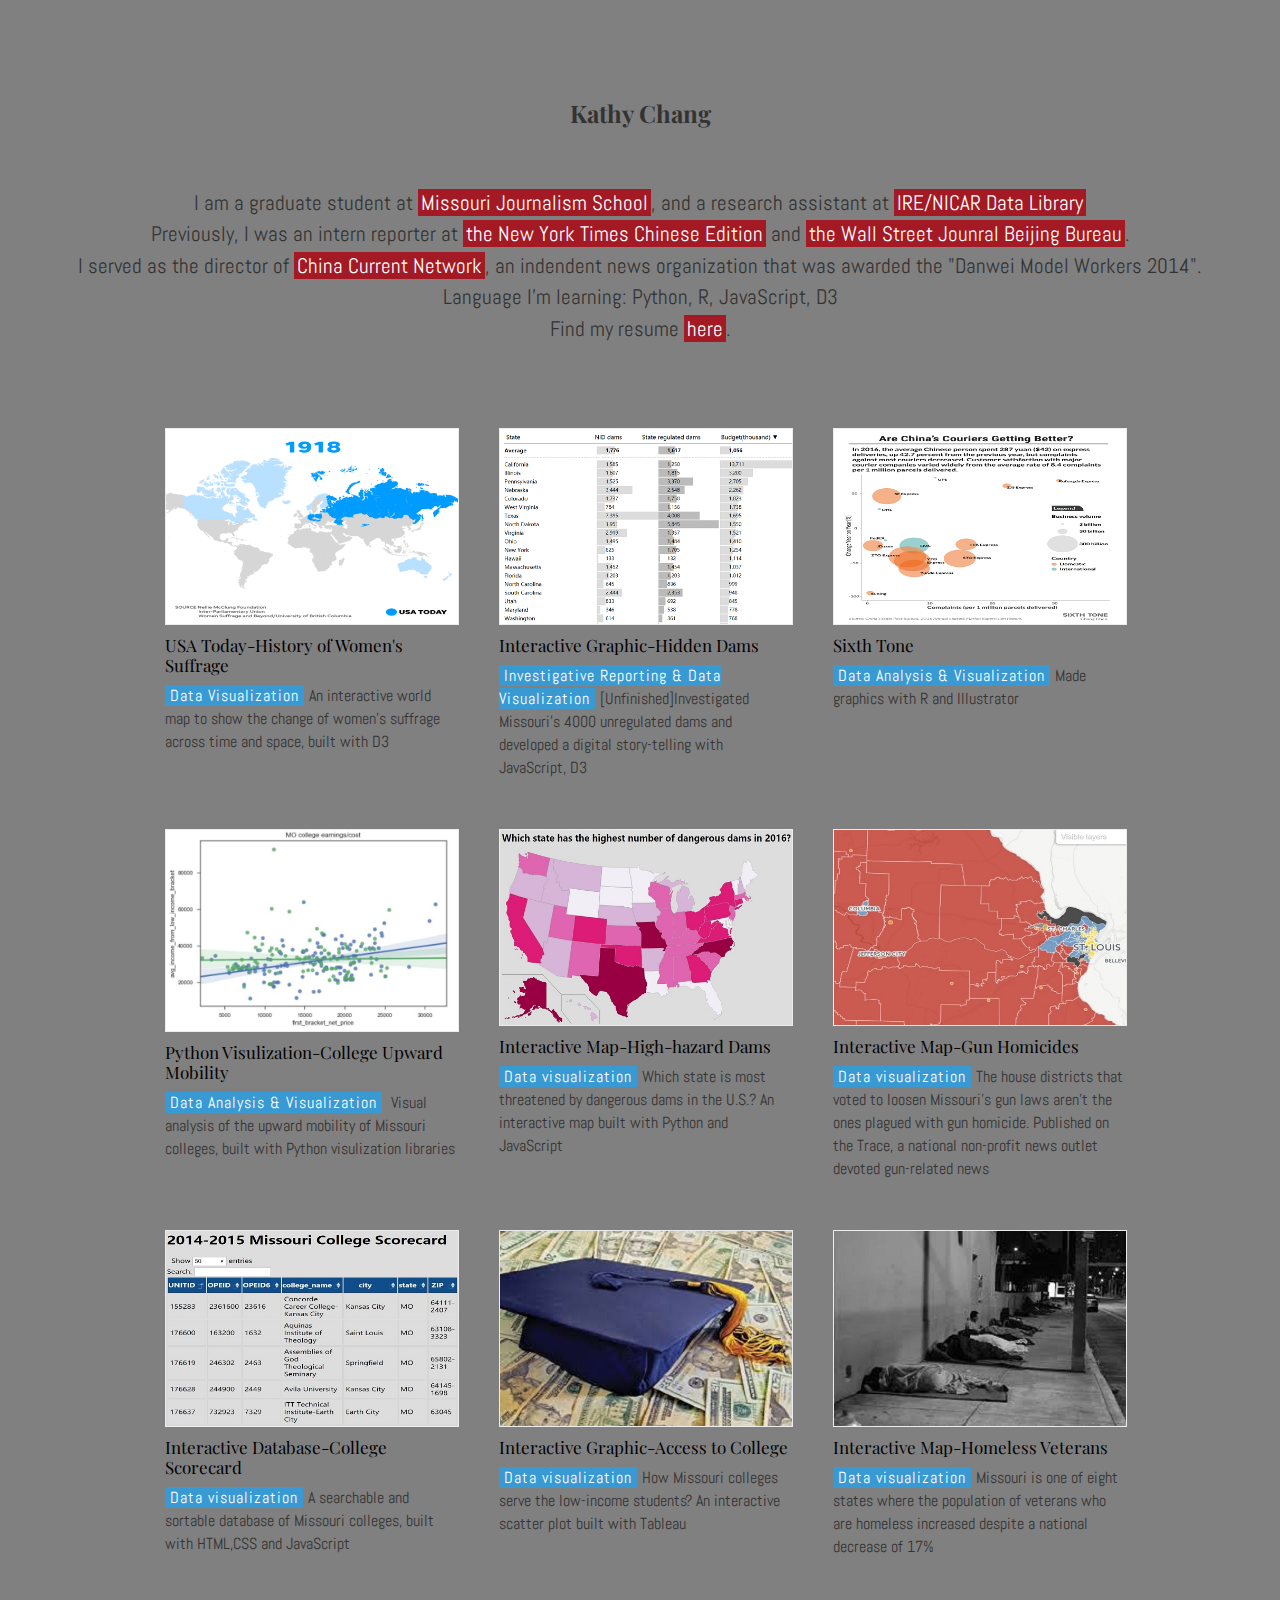
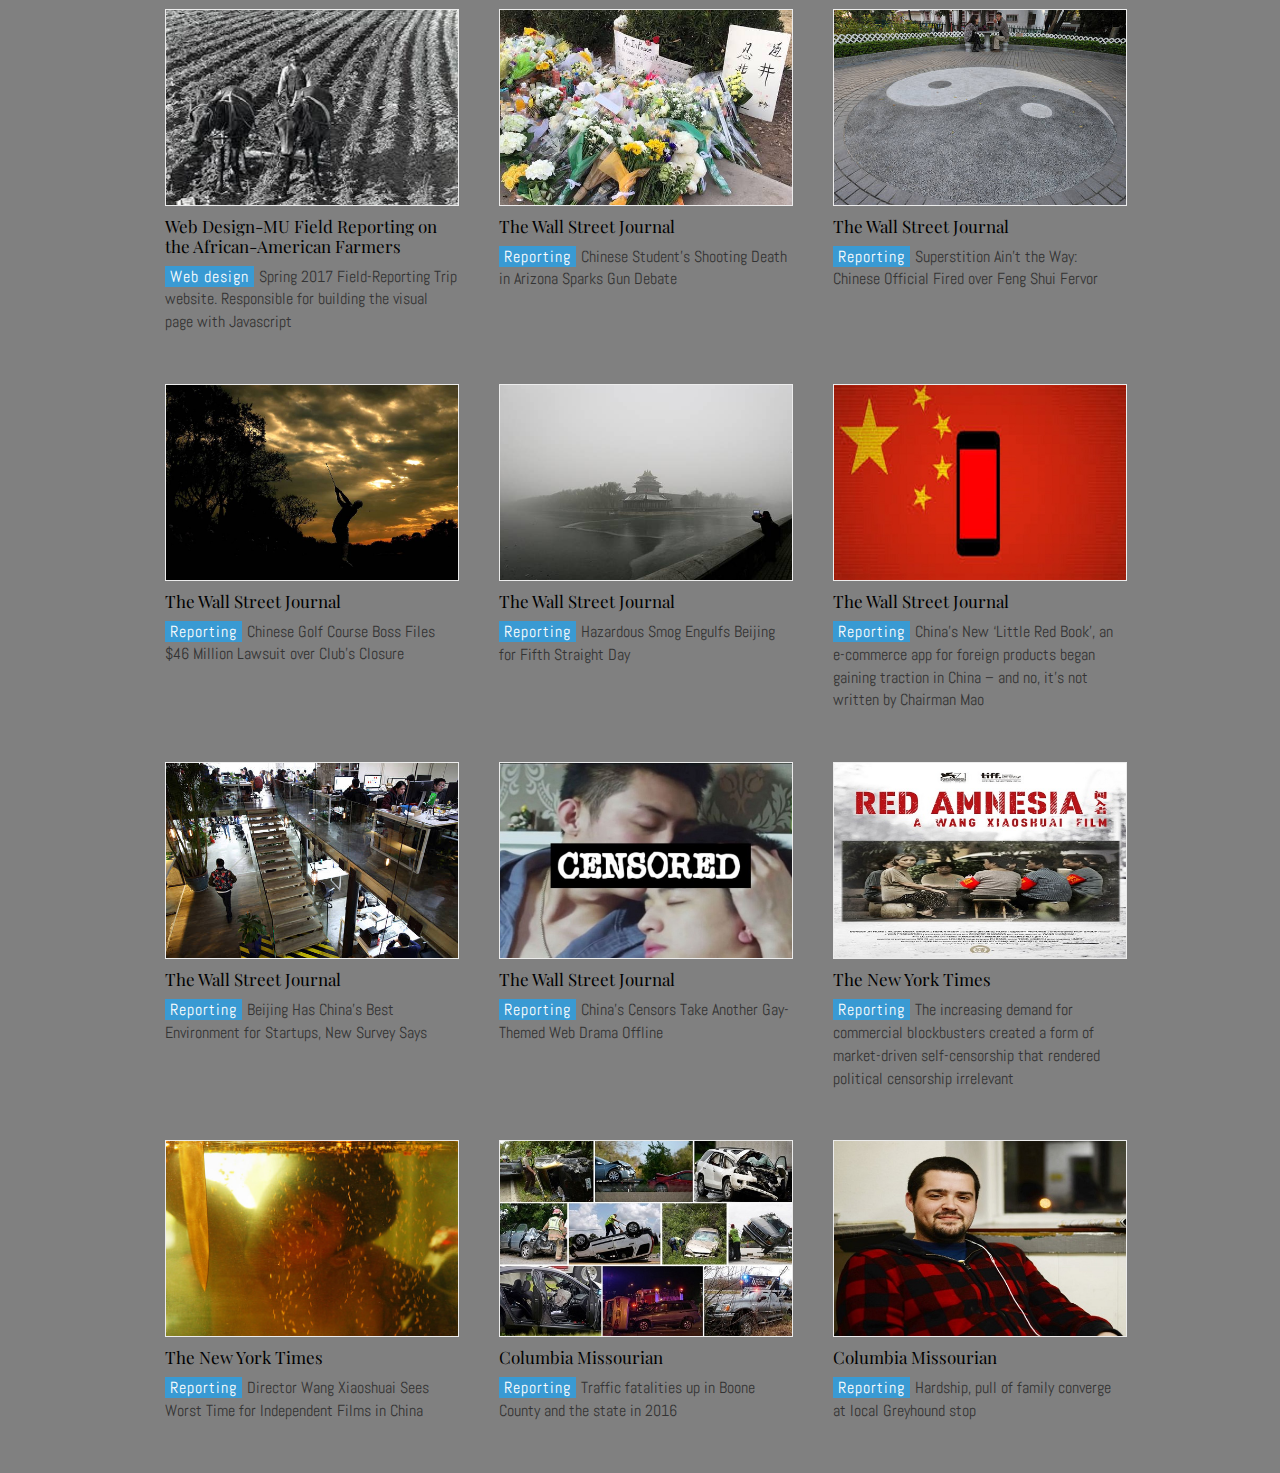
<file: index.html>
<!DOCTYPE html>
<html lang="en">

<head>
    <meta charset="utf-8">
    <meta http-equiv="X-UA-Compatible" content="IE=edge">
    <meta name="viewport" content="width=device-width, initial-scale=1">
    <title>Kathy Chang</title>
    <link href="css/bootstrap.min.css" rel="stylesheet">
    <link href="css/bootstrap-responsive.css" rel="stylesheet">
    <link href="css/style.css" rel="stylesheet">
    <link href='https://fonts.googleapis.com/css?family=Abel' rel='stylesheet' type='text/css'>
    <link href='https://fonts.googleapis.com/css?family=Playfair+Display:400,700' rel='stylesheet' type='text/css'>
    <link href="//maxcdn.bootstrapcdn.com/font-awesome/4.2.0/css/font-awesome.min.css" rel="stylesheet">
    <link rel="shortcut icon" href="img/icon.ico">
    <script src="js/jquery.min.js"></script>
    <script src="js/bootstrap.min.js"></script>
    <script src="js/main.js"></script>
</head>
<script>
$(document).ready(function() {
    $.getJSON("js/data.json", function(json) {
        addRows(json);
        fillPage(json);
    });
})
</script>

<body>
    <div class="container intro">

        <div class="header">
            <div class="text-center">
                <h1 class="text-center page-header"><span class="font1">Kathy</span><span class="font1"> Chang</span></h1>
                <p class="text-center intro_text">
                    <br>I am a graduate student at <a href="https://journalism.missouri.edu/" target="_blank">Missouri Journalism School</a>, and a research assistant at <a href="http://ire.org/nicar/database-library/" target="_blank"> IRE/NICAR Data Library</a>
                    <br>Previously, I was an intern reporter at <a href="https://cn.nytimes.com/" target="_blank"> the New York Times Chinese Edition</a> and <a href="https://blogs.wsj.com/chinarealtime/" target="_blank"> the Wall Street Jounral Beijing Bureau</a>.
                    <br>I served as the director of  <a href="http://en.cncurrent.com/" target="_blank"> China Current Network</a>, an indendent news organization that was awarded the "Danwei Model Workers 2014".
                    <br>Language I'm learning: Python, R, JavaScript, D3
                    <br>Find my resume <a href="image/Resume.pdf" target="_blank"> here</a>.
                    <br>
                </p>
            </div>
        </div>
    </div>
    <div class="col-lg-12 col-sm-9 text-center icon">
        <a href="mailto:danihaige@gmail.com" target="_blank"><i class="fa fa-envelope fa-2x"></i></a>
        <a href="https://github.com/zorachang" target="_blank"><i class="fa fa-linkedin-square fa-2x"></i></a>
        <a href="https://github.com/zorachang" target="_blank"><i class="fa fa-github fa-2x"></i></a>
        <a href="https://github.com/zorachang" target="_blank"><i class="fa fa-twitter-square fa-2x"></i></a>
        <a href="https://github.com/zorachang" target="_blank"><i class="fa fa-facebook-square fa-2x"></i></a>

    </div>
    <div id="portfolio">
    </div>
</body>
<script>
(function(i, s, o, g, r, a, m) {
    i['GoogleAnalyticsObject'] = r;
    i[r] = i[r] || function() {
        (i[r].q = i[r].q || []).push(arguments)
    }, i[r].l = 1 * new Date();
    a = s.createElement(o),
        m = s.getElementsByTagName(o)[0];
    a.async = 1;
    a.src = g;
    m.parentNode.insertBefore(a, m)
})(window, document, 'script', 'https://www.google-analytics.com/analytics.js', 'ga');
ga('create', 'UA-81544002-1', 'auto');
ga('send', 'pageview');
</script>

</html>
</file>
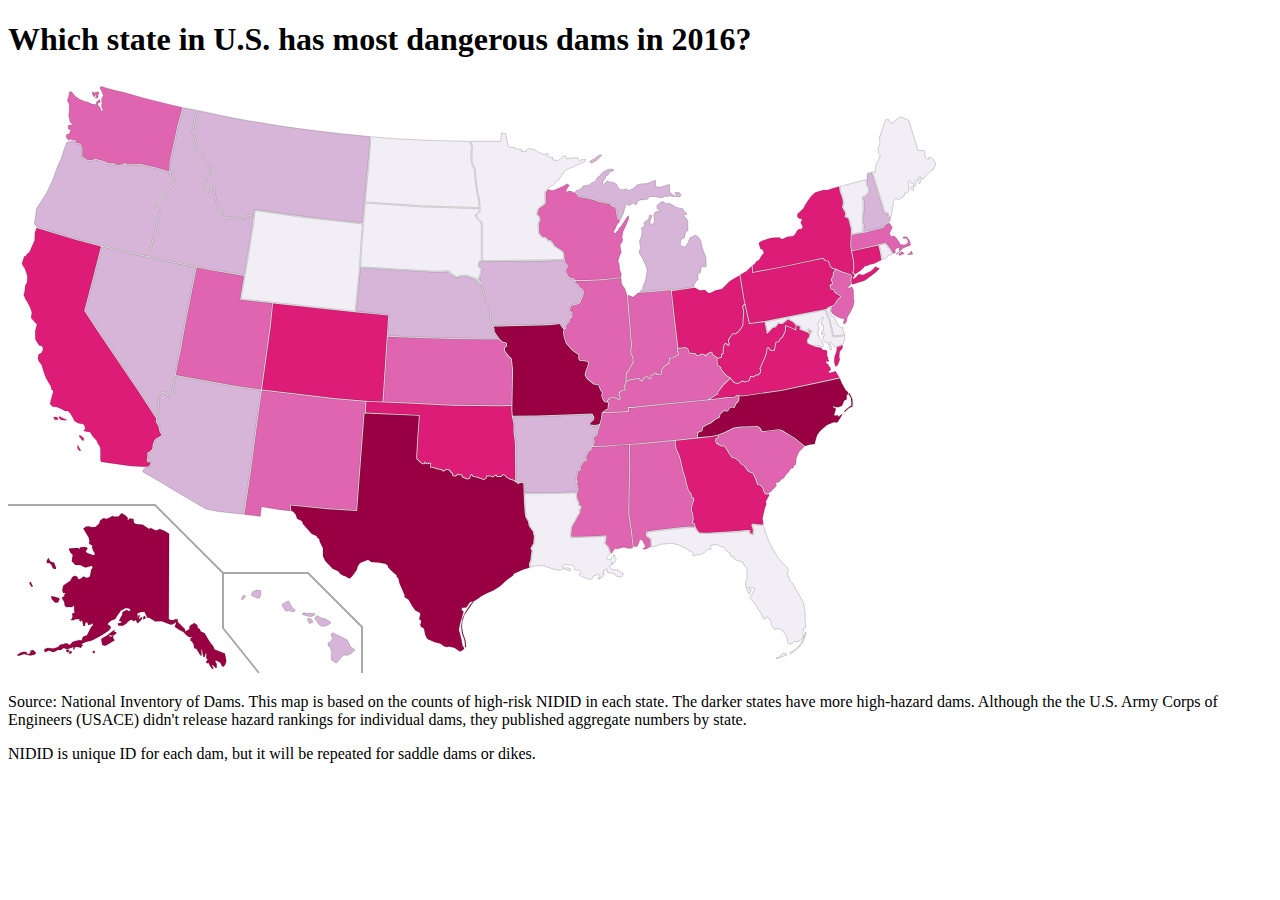
<file: portfolio/dams/index.html>
<!DOCTYPE html>
<html >
<head>
  <meta charset="UTF-8">
  <title>U.S. Dangerous Dams</title>



      <link rel="stylesheet" href="css/style.css">


</head>

<body>
<h1>Which state in U.S. has most dangerous dams in 2016?</h1>

  <svg xmlns="http://www.w3.org/2000/svg" width="959" height="593">
   <g class="states" id="states">
  <path id="AK" fill="#D3D3D3" d="M161.1,453.7 l-0.3,85.4 1.6,1 3.1,0.2 1.5,-1.1 h2.6 l0.2,2.9 7,6.8 0.5,2.6 3.4,-1.9 0.6,-0.2 0.3,-3.1 1.5,-1.6 1.1,-0.2 1.9,-1.5 3.1,2.1 0.6,2.9 1.9,1.1 1.1,2.4 3.9,1.8 3.4,6 2.7,3.9 2.3,2.7 1.5,3.7 5,1.8 5.2,2.1 1,4.4 0.5,3.1 -1,3.4 -1.8,2.3 -1.6,-0.8 -1.5,-3.1 -2.7,-1.5 -1.8,-1.1 -0.8,0.8 1.5,2.7 0.2,3.7 -1.1,0.5 -1.9,-1.9 -2.1,-1.3 0.5,1.6 1.3,1.8 -0.8,0.8 c0,0 -0.8,-0.3 -1.3,-1 -0.5,-0.6 -2.1,-3.4 -2.1,-3.4 l-1,-2.3 c0,0 -0.3,1.3 -1,1 -0.6,-0.3 -1.3,-1.5 -1.3,-1.5 l1.8,-1.9 -1.5,-1.5 v-5 h-0.8 l-0.8,3.4 -1.1,0.5 -1,-3.7 -0.6,-3.7 -0.8,-0.5 0.3,5.7 v1.1 l-1.5,-1.3 -3.6,-6 -2.1,-0.5 -0.6,-3.7 -1.6,-2.9 -1.6,-1.1 v-2.3 l2.1,-1.3 -0.5,-0.3 -2.6,0.6 -3.4,-2.4 -2.6,-2.9 -4.8,-2.6 -4,-2.6 1.3,-3.2 v-1.6 l-1.8,1.6 -2.9,1.1 -3.7,-1.1 -5.7,-2.4 h-5.5 l-0.6,0.5 -6.5,-3.9 -2.1,-0.3 -2.7,-5.8 -3.6,0.3 -3.6,1.5 0.5,4.5 1.1,-2.9 1,0.3 -1.5,4.4 3.2,-2.7 0.6,1.6 -3.9,4.4 -1.3,-0.3 -0.5,-1.9 -1.3,-0.8 -1.3,1.1 -2.7,-1.8 -3.1,2.1 -1.8,2.1 -3.4,2.1 -4.7,-0.2 -0.5,-2.1 3.7,-0.6 v-1.3 l-2.3,-0.6 1,-2.4 2.3,-3.9 v-1.8 l0.2,-0.8 4.4,-2.3 1,1.3 h2.7 l-1.3,-2.6 -3.7,-0.3 -5,2.7 -2.4,3.4 -1.8,2.6 -1.1,2.3 -4.2,1.5 -3.1,2.6 -0.3,1.6 2.3,1 0.8,2.1 -2.7,3.2 -6.5,4.2 -7.8,4.2 -2.1,1.1 -5.3,1.1 -5.3,2.3 1.8,1.3 -1.5,1.5 -0.5,1.1 -2.7,-1 -3.2,0.2 -0.8,2.3 h-1 l0.3,-2.4 -3.6,1.3 -2.9,1 -3.4,-1.3 -2.9,1.9 h-3.2 l-2.1,1.3 -1.6,0.8 -2.1,-0.3 -2.6,-1.1 -2.3,0.6 -1,1 -1.6,-1.1 v-1.9 l3.1,-1.3 6.3,0.6 4.4,-1.6 2.1,-2.1 2.9,-0.6 1.8,-0.8 2.7,0.2 1.6,1.3 1,-0.3 2.3,-2.7 3.1,-1 3.4,-0.6 1.3,-0.3 0.6,0.5 h0.8 l1.3,-3.7 4,-1.5 1.9,-3.7 2.3,-4.5 1.6,-1.5 0.3,-2.6 -1.6,1.3 -3.4,0.6 -0.6,-2.4 -1.3,-0.3 -1,1 -0.2,2.9 -1.5,-0.2 -1.5,-5.8 -1.3,1.3 -1.1,-0.5 -0.3,-1.9 -4,0.2 -2.1,1.1 -2.6,-0.3 1.5,-1.5 0.5,-2.6 -0.6,-1.9 1.5,-1 1.3,-0.2 -0.6,-1.8 v-4.4 l-1,-1 -0.8,1.5 h-6.1 l-1.5,-1.3 -0.6,-3.9 -2.1,-3.6 v-1 l2.1,-0.8 0.2,-2.1 1.1,-1.1 -0.8,-0.5 -1.3,0.5 -1.1,-2.7 1,-5 4.5,-3.2 2.6,-1.6 1.9,-3.7 2.7,-1.3 2.6,1.1 0.3,2.4 2.4,-0.3 3.2,-2.4 1.6,0.6 1,0.6 h1.6 l2.3,-1.3 0.8,-4.4 c0,0 0.3,-2.9 1,-3.4 0.6,-0.5 1,-1 1,-1 l-1.1,-1.9 -2.6,0.8 -3.2,0.8 -1.9,-0.5 -3.6,-1.8 -5,-0.2 -3.6,-3.7 0.5,-3.9 0.6,-2.4 -2.1,-1.8 -1.9,-3.7 0.5,-0.8 6.8,-0.5 h2.1 l1,1 h0.6 l-0.2,-1.6 3.9,-0.6 2.6,0.3 1.5,1.1 -1.5,2.1 -0.5,1.5 2.7,1.6 5,1.8 1.8,-1 -2.3,-4.4 -1,-3.2 1,-0.8 -3.4,-1.9 -0.5,-1.1 0.5,-1.6 -0.8,-3.9 -2.9,-4.7 -2.4,-4.2 2.9,-1.9 h3.2 l1.8,0.6 4.2,-0.2 3.7,-3.6 1.1,-3.1 3.7,-2.4 1.6,1 2.7,-0.6 3.7,-2.1 1.1,-0.2 1,0.8 4.5,-0.2 2.7,-3.1 h1.1 l3.6,2.4 1.9,2.1 -0.5,1.1 0.6,1.1 1.6,-1.6 3.9,0.3 0.3,3.7 1.9,1.5 7.1,0.6 6.3,4.2 1.5,-1 5.2,2.6 2.1,-0.6 1.9,-0.8 4.8,1.9z m-115.1,28.9 2.1,5.3 -0.2,1 -2.9,-0.3 -1.8,-4 -1.8,-1.5 h-2.4 l-0.2,-2.6 1.8,-2.4 1.1,2.4 1.5,1.5z m-2.6,33.5 3.7,0.8 3.7,1 0.8,1 -1.6,3.7 -3.1,-0.2 -3.4,-3.6z m-20.7,-14.1 1.1,2.6 1.1,1.6 -1.1,0.8 -2.1,-3.1 v-1.9z m-13.7,73.1 3.4,-2.3 3.4,-1 2.6,0.3 0.5,1.6 1.9,0.5 1.9,-1.9 -0.3,-1.6 2.7,-0.6 2.9,2.6 -1.1,1.8 -4.4,1.1 -2.7,-0.5 -3.7,-1.1 -4.4,1.5 -1.6,0.3z m48.9,-4.5 1.6,1.9 2.1,-1.6 -1.5,-1.3z m2.9,3 1.1,-2.3 2.1,0.3 -0.8,1.9 h-2.4z m23.6,-1.9 1.5,1.8 1,-1.1 -0.8,-1.9z m8.8,-12.5 1.1,5.8 2.9,0.8 5,-2.9 4.4,-2.6 -1.6,-2.4 0.5,-2.4 -2.1,1.3 -2.9,-0.8 1.6,-1.1 1.9,0.8 3.9,-1.8 0.5,-1.5 -2.4,-0.8 0.8,-1.9 -2.7,1.9 -4.7,3.6 -4.8,2.9z m42.3,-19.8 2.4,-1.5 -1,-1.8 -1.8,1z" style="fill:#d0d0d0;fill-rule:nonzero;stroke:#000000;stroke-width:0.178287;fill:#980043">
  </path>
  <path id="HI" fill="#D3D3D3" d="M233.1,519.3 l1.9,-3.6 2.3,-0.3 0.3,0.8 -2.1,3.1z m10.2,-3.7 6.1,2.6 2.1,-0.3 1.6,-3.9 -0.6,-3.4 -4.2,-0.5 -4,1.8z m30.7,10 3.7,5.5 2.4,-0.3 1.1,-0.5 1.5,1.3 3.7,-0.2 1,-1.5 -2.9,-1.8 -1.9,-3.7 -2.1,-3.6 -5.8,2.9z m20.2,8.9 1.3,-1.9 4.7,1 0.6,-0.5 6.1,0.6 -0.3,1.3 -2.6,1.5 -4.4,-0.3z m5.3,5.2 1.9,3.9 3.1,-1.1 0.3,-1.6 -1.6,-2.1 -3.7,-0.3z m7,-1.2 2.3,-2.9 4.7,2.4 4.4,1.1 4.4,2.7 v1.9 l-3.6,1.8 -4.8,1 -2.4,-1.5z m16.6,15.6 1.6,-1.3 3.4,1.6 7.6,3.6 3.4,2.1 1.6,2.4 1.9,4.4 4,2.6 -0.3,1.3 -3.9,3.2 -4.2,1.5 -1.5,-0.6 -3.1,1.8 -2.4,3.2 -2.3,2.9 -1.8,-0.2 -3.6,-2.6 -0.3,-4.5 0.6,-2.4 -1.6,-5.7 -2.1,-1.8 -0.2,-2.6 2.3,-1 2.1,-3.1 0.5,-1 -1.6,-1.8z" style="fill:#d0d0d0;fill-rule:nonzero;stroke:#000000;stroke-width:0.178287;fill:#D7B5D8">
  </path>
  <path id="AL" fill="#D3D3D3" d="M628.5,466.4 l0.6,0.2 1.3,-2.7 1.5,-4.4 2.3,0.6 3.1,6 v1 l-2.7,1.9 2.7,0.3 5.2,-2.5 -0.3,-7.6 -2.5,-1.8 -2,-2 0.4,-4 10.5,-1.5 25.7,-2.9 6.7,-0.6 5.6,0.1 -0.5,-2.2 -1.5,-0.8 -0.9,-1.1 1,-2.6 -0.4,-5.2 -1.6,-4.5 0.8,-5.1 1.7,-4.8 -0.2,-1.7 -1.8,-0.7 -0.5,-3.6 -2.7,-3.4 -2,-6.5 -1.4,-6.7 -1.8,-5 -3.8,-16 -3.5,-7.9 -0.8,-5.6 0.1,-2.2 -9,0.8 -23.4,2.2 -12.2,0.8 -0.2,6.4 0.2,16.7 -0.7,31 -0.3,14.1 2.8,18.8 1.6,14.7z" style="fill:#d0d0d0;fill-rule:nonzero;stroke:#000000;stroke-width:0.178287;fill: #DF65B0">
  </path>
  <path id="AR" fill="#D3D3D3" d="M587.3,346.1 l-6.4,-0.7 0.9,-3.1 3.1,-2.6 0.6,-2.3 -1.8,-2.9 -31.9,1.2 -23.3,0.7 -23.6,0.3 1.5,6.9 0.1,8.5 1.4,10.9 0.3,38.2 2.1,1.6 3,-1.2 2.9,1.2 0.4,10.1 25.2,-0.2 26.8,-0.8 0.9,-1.9 -0.3,-3.8 -1.7,-3.1 1.5,-1.4 -1.4,-2.2 0.7,-2.4 1.1,-5.9 2.7,-2.3 -0.8,-2.2 4,-5.6 2.5,-1.1 -0.1,-1.7 -0.5,-1.7 2.9,-5.8 2.5,-1.1 0.2,-3.3 2.1,-1.4 0.9,-4.1 -1.4,-4 4.2,-2.4 0.3,-2.1 1.2,-4.2 0.9,-3.1z" style="fill:#d0d0d0;fill-rule:nonzero;stroke:#000000;stroke-width:0.178287;fill:#D7B5D8">
  </path>
  <path id="AZ" fill="#D3D3D3" d="M135.1,389.7 l-0.3,1.5 0.5,1 18.9,10.7 12.1,7.6 14.7,8.6 16.8,10 12.3,2.4 25.4,2.7 6,-39.6 7,-53.1 4.4,-31 -24.6,-3.6 -60.7,-11 -0.2,1.1 -2.6,16.5 -2.1,3.8 -2.8,-0.2 -1.2,-2.6 -2.6,-0.4 -1.2,-1.1 -1.1,0.1 -2.1,1.7 -0.3,6.8 -0.3,1.5 -0.5,12.5 -1.5,2.4 -0.4,3.3 2.8,5 1.1,5.5 0.7,1.1 1.1,0.9 -0.4,2.4 -1.7,1.2 -3.4,1.6 -1.6,1.8 -1.6,3.6 -0.5,4.9 -3,2.9 -1.9,0.9 -0.1,5.8 -0.6,1.6 0.5,0.8 3.9,0.4 -0.9,3 -1.7,2.4 -3.7,0.4z" style="fill:#d0d0d0;fill-rule:nonzero;stroke:#000000;stroke-width:0.178287;fill:#D7B5D8">
  </path>
  <path id="CA" fill="#D3D3D3" d="M122.7,385.9 l-19.7,-2.7 -10,-1.5 -0.5,-1.8 v-9.4 l-0.3,-3.2 -2.6,-4.2 -0.8,-2.3 -3.9,-4.2 -2.9,-4.7 -2.7,-0.2 -3.2,-0.8 -0.3,-1 1.5,-0.6 -0.6,-3.2 -1.5,-2.1 -4.8,-0.8 -3.9,-2.1 -1.1,-2.3 -2.6,-4.8 -2.9,-3.1 h-2.9 l-3.9,-2.1 -4.5,-1.8 -4.2,-0.5 -2.4,-2.7 0.5,-1.9 1.8,-7.1 0.8,-1.9 v-2.4 l-1.6,-1 -0.5,-2.9 -1.5,-2.6 -3.4,-5.8 -1.3,-3.1 -1.5,-4.7 -1.6,-5.3 -3.2,-4.4 -0.5,-2.9 0.8,-3.9 h1.1 l2.1,-1.6 1.1,-3.6 -1,-2.7 -2.7,-0.5 -1.9,-2.6 -2.1,-3.7 -0.2,-8.2 0.6,-1.9 0.6,-2.3 0.5,-2.4 -5.7,-6.3 v-2.1 l0.3,-0.5 0.3,-3.2 -1.3,-4 -2.3,-4.8 -2.7,-4.5 -1.8,-3.9 1,-3.7 0.6,-5.8 1.8,-3.1 0.3,-6.5 -1.1,-3.6 -1.6,-4.2 -2.7,-4.2 0.8,-3.2 1.5,-4.2 1.8,-0.8 0.3,-1.1 3.1,-2.6 5.2,-11.8 0.2,-7.4 1.69,-4.9 38.69,11.8 25.6,6.6 -8,31.3 -8.67,33.1 12.63,19.2 42.16,62.3 17.1,26.1 -0.4,3.1 2.8,5.2 1.1,5.4 1,1.5 0.7,0.6 -0.2,1.4 -1.4,1 -3.4,1.6 -1.9,2.1 -1.7,3.9 -0.5,4.7 -2.6,2.5 -2.3,1.1 -0.1,6.2 -0.6,1.9 1,1.7 3,0.3 -0.4,1.6 -1.4,2 -3.9,0.6z m-73.9,-48.9 1.3,1.5 -0.2,1.3 -3.2,-0.1 -0.6,-1.2 -0.6,-1.5z m1.9,0 1.2,-0.6 3.6,2.1 3.1,1.2 -0.9,0.6 -4.5,-0.2 -1.6,-1.6z m20.7,19.8 1.8,2.3 0.8,1 1.5,0.6 0.6,-1.5 -1,-1.8 -2.7,-2 -1.1,0.2 v1.2z m-1.4,8.7 1.8,3.2 1.2,1.9 -1.5,0.2 -1.3,-1.2 c0,0 -0.7,-1.5 -0.7,-1.9 0,-0.4 0,-2.2 0,-2.2z" style="fill:#d0d0d0;fill-rule:nonzero;stroke:#000000;stroke-width:0.178287;fill:#DD1C77">
  </path>
  <path id="CO" fill="#D3D3D3" d="M380.2,235.5 l-36,-3.5 -79.1,-8.6 -2.2,22.1 -7,50.4 -1.9,13.7 34,3.9 37.5,4.4 34.7,3 14.3,0.6z" style="fill:#d0d0d0;fill-rule:nonzero;stroke:#000000;stroke-width:0.178287;fill:#DD1C77">
  </path>
  <path id="CT" fill="#D3D3D3" d="M852,190.9 l3.6,-3.2 1.9,-2.1 0.8,0.6 2.7,-1.5 5.2,-1.1 7,-3.5 -0.6,-4.2 -0.8,-4.4 -1.6,-6 -4.3,1.1 -21.8,4.7 0.6,3.1 1.5,7.3 v8.3 l-0.9,2.1 1.7,2.2z" style="fill:#d0d0d0;fill-rule:nonzero;stroke:#000000;stroke-width:0.178287;fill:#DD1C77">
  </path>
  <path id="DE" fill="#D3D3D3" d="M834.4,247.2 l-1,0.5 -3.6,-2.4 -1.8,-4.7 -1.9,-3.6 -2.3,-1 -2.1,-3.6 0.5,-2 0.5,-2.3 0.1,-1.1 -0.6,0.1 -1.7,1 -2,1.7 -0.2,0.3 1.4,4.1 2.3,5.6 3.7,16.1 5,-0.3 6,-1.1z" style="fill:#d0d0d0;fill-rule:nonzero;stroke:#000000;stroke-width:0.178287;fill:#F1EEF6">
  </path>
  <path id="FL" fill="#D3D3D3" d="M750.2,445.2 l-5.2,-0.7 -0.7,0.8 1.5,4.4 -0.4,5.2 -4.1,-1 -0.2,-2.8 h-4.1 l-5.3,0.7 -32.4,1.9 -8.2,-0.3 -1.7,-1.7 -2.5,-4.2 h-5.9 l-6.6,0.5 -35.4,4.2 -0.3,2.8 1.6,1.6 2.9,2 0.3,8.4 3.3,-0.6 6,-2.1 6,-0.5 4.4,-0.6 7.6,1.8 8.1,3.9 1.6,1.5 2.9,1.1 1.6,1.9 0.3,2.7 3.2,-1.3 h3.9 l3.6,-1.9 3.7,-3.6 3.1,0.2 0.5,-1.1 -0.8,-1 0.2,-1.9 4,-0.8 h2.6 l2.9,1.5 4.2,1.5 2.4,3.7 2.7,1 1.1,3.4 3.4,1.6 1.6,2.6 1.9,0.6 5.2,1.3 1.3,3.1 3,3.7 v9.5 l-1.5,4.7 0.3,2.7 1.3,4.8 1.8,4 0.8,-0.5 1.5,-4.5 -2.6,-1 -0.3,-0.6 1.6,-0.6 4.5,1 0.2,1.6 -3.2,5.5 -2.1,2.4 3.6,3.7 2.6,3.1 2.9,5.3 2.9,3.9 2.1,5 1.8,0.3 1.6,-2.1 1.8,1.1 2.6,4 0.6,3.6 3.1,4.4 0.8,-1.3 3.9,0.3 3.6,2.3 3.4,5.2 0.8,3.4 0.3,2.9 1.1,1 1.3,0.5 2.4,-1 1.5,-1.6 3.9,-0.2 3.1,-1.5 2.7,-3.2 -0.5,-1.9 -0.3,-2.4 0.6,-1.9 -0.3,-1.9 2.4,-1.3 0.3,-3.4 -0.6,-1.8 -0.5,-12 -1.3,-7.6 -4.5,-8.2 -3.6,-5.8 -2.6,-5.3 -2.9,-2.9 -2.9,-7.4 0.7,-1.4 1.1,-1.3 -1.6,-2.9 -4,-3.7 -4.8,-5.5 -3.7,-6.3 -5.3,-9.4 -3.7,-9.7 -2.3,-7.3z m17.7,132.7 2.4,-0.6 1.3,-0.2 1.5,-2.3 2.3,-1.6 1.3,0.5 1.7,0.3 0.4,1.1 -3.5,1.2 -4.2,1.5 -2.3,1.2z m13.5,-5 1.2,1.1 2.7,-2.1 5.3,-4.2 3.7,-3.9 2.5,-6.6 1,-1.7 0.2,-3.4 -0.7,0.5 -1,2.8 -1.5,4.6 -3.2,5.3 -4.4,4.2 -3.4,1.9z" style="fill:#d0d0d0;fill-rule:nonzero;stroke:#000000;stroke-width:0.178287;fill:#F1EEF6">
  </path>
  <path id="GA" fill="#D3D3D3" d="M750.2,444.2 l-5.6,-0.7 -1.4,1.6 1.6,4.7 -0.3,3.9 -2.2,-0.6 -0.2,-3 h-5.2 l-5.3,0.7 -32.3,1.9 -7.7,-0.3 -1.4,-1.2 -2.5,-4.3 -0.8,-3.3 -1.6,-0.9 -0.5,-0.5 0.9,-2.2 -0.4,-5.5 -1.6,-4.5 0.8,-4.9 1.7,-4.8 -0.2,-2.5 -1.9,-0.7 -0.4,-3.2 -2.8,-3.5 -1.9,-6.2 -1.5,-7 -1.7,-4.8 -3.8,-16 -3.5,-8 -0.8,-5.3 0.1,-2.3 3.3,-0.3 13.6,-1.6 18.6,-2 6.3,-1.1 0.5,1.4 -2.2,0.9 -0.9,2.2 0.4,2 1.4,1.6 4.3,2.7 3.2,-0.1 3.2,4.7 0.6,1.6 2.3,2.8 0.5,1.7 4.7,1.8 3,2.2 2.3,3 2.3,1.3 2,1.8 1.4,2.7 2.1,1.9 4.1,1.8 2.7,6 1.7,5.1 2.8,0.7 2.1,1.9 2,5.7 2.9,1.6 1.7,-0.8 0.4,1.2 -3.3,6.2 0.5,2.6 -1.5,4.2 -2.3,10 0.8,6.3z" style="fill:#d0d0d0;fill-rule:nonzero;stroke:#000000;stroke-width:0.178287;fill:#DD1C77">
  </path>
  <path id="IA" fill="#D3D3D3" d="M556.8,183.6 l2.1,2.1 0.3,0.7 -2,3 0.3,4 2.6,4.1 3.1,1.6 2.4,0.3 0.9,1.8 0.2,2.4 2.5,1 0.9,1.1 0.5,1.6 3.8,3.3 0.6,1.9 -0.7,3 -1.7,3.7 -0.6,2.4 -2.1,1.6 -1.6,0.5 -5.7,1.5 -1.6,4.8 0.8,1.8 1.7,1.5 -0.2,3.5 -1.9,1.4 -0.7,1.8 v2.4 l-1.4,0.4 -1.7,1.4 -0.5,1.7 0.4,1.7 -1.3,1 -2.3,-2.7 -1.4,-2.8 -8.3,0.8 -10,0.6 -49.2,1.2 -1.6,-4.3 -0.4,-6.7 -1.4,-4.2 -0.7,-5.2 -2.2,-3.7 -1,-4.6 -2.7,-7.8 -1.1,-5.6 -1.4,-1.9 -1.3,-2.9 1.7,-3.8 1.2,-6.1 -2.7,-2.2 -0.3,-2.4 0.7,-2.4 1.8,-0.3 61.1,-0.6 21.2,-0.7z" style="fill:#d0d0d0;fill-rule:nonzero;stroke:#000000;stroke-width:0.178287;fill:#D7B5D8">
  </path>
  <path id="ID" fill="#D3D3D3" d="M175.3,27.63 l-4.8,17.41 -4.5,20.86 -3.4,16.22 -0.4,9.67 1.2,4.44 3.5,2.66 -0.2,3.91 -3.9,4.4 -4.5,6.6 -0.9,2.9 -1.2,1.1 -1.8,0.8 -4.3,5.3 -0.4,3.1 -0.4,1.1 0.6,1 2.6,-0.1 1.1,2.3 -2.4,5.8 -1.2,4.2 -8.8,35.3 20.7,4.5 39.5,7.9 34.8,6.1 4.9,-29.2 3.8,-24.1 -2.7,-2.4 -0.4,-2.6 -0.8,-1.1 -2.1,1 -0.7,2.6 -3.2,0.5 -3.9,-1.6 -3.8,0.1 -2.5,0.7 -3.4,-1.5 -2.4,0.2 -2.4,2 -2,-1.1 -0.7,-4 0.7,-2.9 -2.5,-2.9 -3.3,-2.6 -2.7,-13.1 -0.1,-4.7 -0.3,-0.1 -0.2,0.4 -5.1,3.5 -1.7,-0.2 -2.9,-3.4 -0.2,-3.1 7,-17.13 -0.4,-1.94 -3.4,-1.15 -0.6,-1.18 -2.6,-3.46 -4.6,-10.23 -3.2,-1.53 -2,-4.95 1.3,-4.63 -3.2,-7.58 4.4,-21.52z" style="fill:#d0d0d0;fill-rule:nonzero;stroke:#000000;stroke-width:0.178287;fill:#D7B5D8">
  </path>
  <path id="IL" fill="#D3D3D3" d="M618.7,214.3 l-0.8,-2.6 -1.3,-3.7 -1.6,-1.8 -1.5,-2.6 -0.4,-5.5 -15.9,1.8 -17.4,1 h-12.3 l0.2,2.1 2.2,0.9 1.1,1.4 0.4,1.4 3.9,3.4 0.7,2.4 -0.7,3.3 -1.7,3.7 -0.8,2.7 -2.4,1.9 -1.9,0.6 -5.2,1.3 -1.3,4.1 0.6,1.1 1.9,1.8 -0.2,4.3 -2.1,1.6 -0.5,1.3 v2.8 l-1.8,0.6 -1.4,1.2 -0.4,1.2 0.4,2 -1.6,1.3 -0.9,2.8 0.3,3.9 2.3,7 7,7.6 5.7,3.7 v4.4 l0.7,1.2 6.6,0.6 2.7,1.4 -0.7,3.5 -2.2,6.2 -0.8,3 2,3.7 6.4,5.3 4.8,0.8 2.2,5.1 2,3.4 -0.9,2.8 1.5,3.8 1.7,2.1 1.6,-0.3 1,-2.2 2.4,-1.7 2.8,-1 6.1,2.5 0.5,-0.2 v-1.1 l-1.2,-2.7 0.4,-2.8 2.4,-1.6 3.4,-1.2 -0.5,-1.3 -0.8,-2 1.2,-1.3 1,-2.7 v-4 l0.4,-4.9 2.5,-3 1.8,-3.8 2.5,-4 -0.5,-5.3 -1.8,-3.2 -0.3,-3.3 0.8,-5.3 -0.7,-7.2 -1.1,-15.8 -1.4,-15.3 -0.9,-11.7z" style="fill:#d0d0d0;fill-rule:nonzero;stroke:#000000;stroke-width:0.178287;fill:#DF65B0">
  </path>
  <path id="IN" fill="#D3D3D3" d="M622.9,216.1 l1.5,1 1.1,-0.3 2.1,-1.9 2.5,-1.8 14.3,-1.1 18.4,-1.8 1.6,15.5 4.9,42.6 -0.6,2.9 1.3,1.6 0.2,1.3 -2.3,1.6 -3.6,1.7 -3.2,0.4 -0.5,4.8 -4.7,3.6 -2.9,4 0.2,2.4 -0.5,1.4 h-3.5 l-1.4,-1.7 -5.2,3 0.2,3.1 -0.9,0.2 -0.5,-0.9 -2.4,-1.7 -3.6,1.5 -1.4,2.9 -1.2,-0.6 -1.6,-1.8 -4.4,0.5 -5.7,1 -2.5,1.3 v-2.6 l0.4,-4.7 2.3,-2.9 1.8,-3.9 2.7,-4.2 -0.5,-5.8 -1.8,-3.1 -0.3,-3.2 0.8,-5.3 -0.7,-7.1 -0.9,-12.6 -2.5,-30.1z" style="fill:#d0d0d0;fill-rule:nonzero;stroke:#000000;stroke-width:0.178287;fill:#DF65B0">
  </path>
  <path id="KS" fill="#D3D3D3" d="M485.9,259.5 l-43.8,-0.6 -40.6,-1.2 -21.7,-0.9 -4.3,64.8 24.3,1 44.7,2.1 46.3,0.6 12.6,-0.3 0.7,-35 -1.2,-11.1 -2.5,-2 -2.4,-3 -2.3,-3.6 0.6,-3 1.7,-1.4 v-2.1 l-0.8,-0.7 -2.6,-0.2 -3.5,-3.4z" style="fill:#d0d0d0;fill-rule:nonzero;stroke:#000000;stroke-width:0.178287;fill:#DF65B0">
  </path>
  <path id="KY" fill="#D3D3D3" d="M607.2,331.8 l12.6,-0.7 0.1,-4.1 h4.3 l30.4,-3.2 45.1,-4.3 5.6,-3.6 3.9,-2.1 0.1,-1.9 6,-7.8 4.1,-3.6 2.1,-2.4 -3.3,-2 -2.5,-2.7 -3,-3.8 -0.5,-2.2 -2.6,-1.4 -0.9,-1.9 -0.2,-6.1 -2.6,-2 -1.9,-1.1 -0.5,-2.3 -1.3,0.2 -2,1.2 -2.5,2.7 -1.9,-1.7 -2.5,-0.5 -2.4,1.4 h-2.3 l-1.8,-2 -5.6,-0.1 -1.8,-4.5 -2.9,-1.5 -2.1,0.8 -4.2,0.2 -0.5,2.1 1.2,1.5 0.3,2.1 -2.8,2 -3.8,1.8 -2.6,0.4 -0.5,4.5 -4.9,3.6 -2.6,3.7 0.2,2.2 -0.9,2.3 -4.5,-0.1 -1.3,-1.3 -3.9,2.2 0.2,3.3 -2.4,0.6 -0.8,-1.4 -1.7,-1.2 -2.7,1.1 -1.8,3.5 -2.2,-1 -1.4,-1.6 -3.7,0.4 -5.6,1 -2.8,1.3 -1.2,3.4 -1,1 1.5,3.7 -4.2,1.4 -1.9,1.4 -0.4,2.2 1.2,2.4 v2.2 l-1.6,0.4 -6.1,-2.5 -2.3,0.9 -2,1.4 -0.8,1.8 1.7,2.4 -0.9,1.8 -0.1,3.3 -2.4,1.3 -2.1,1.7z" style="fill:#d0d0d0;fill-rule:nonzero;stroke:#000000;stroke-width:0.178287;fill:#DF65B0">
  </path>
  <path id="LA" fill="#D3D3D3" d="M526.9,485.9 l8.1,-0.3 10.3,3.6 6.5,1.1 3.7,-1.5 3.2,1.1 3.2,1 0.8,-2.1 -3.2,-1.1 -2.6,0.5 -2.7,-1.6 0.8,-1.5 3.1,-1 1.8,1.5 1.8,-1 3.2,0.6 1.5,2.4 0.3,2.3 4.5,0.3 1.8,1.8 -0.8,1.6 -1.3,0.8 1.6,1.6 8.4,3.6 3.6,-1.3 1,-2.4 2.6,-0.6 1.8,-1.5 1.3,1 0.8,2.9 -2.3,0.8 0.6,0.6 3.4,-1.3 2.3,-3.4 0.8,-0.5 -2.1,-0.3 0.8,-1.6 -0.2,-1.5 2.1,-0.5 1.1,-1.3 0.6,0.8 0.6,3.1 4.2,0.6 4,1.9 1,1.5 h2.9 l1.1,1 2.3,-3.1 v-1.5 h-1.3 l-3.4,-2.7 -5.8,-0.8 -3.2,-2.3 1.1,-2.7 2.3,0.3 0.2,-0.6 -1.8,-1 v-0.5 h3.2 l1.8,-3.1 -1.3,-1.9 -0.3,-2.7 -1.5,0.2 -1.9,2.1 -0.6,2.6 -3.1,-0.6 -1,-1.8 1.8,-1.9 1.9,-1.7 -2.2,-6.5 -3.4,-3.4 1,-7.3 -0.2,-0.5 -1.3,0.2 -33.1,1.4 -0.8,-2.4 0.8,-8.5 8.6,-14.8 -0.9,-2.6 1.4,-0.4 0.4,-2 -2.2,-2 0.1,-1.9 -2,-4.5 -0.4,-5.1 0.1,-0.7 -26.4,0.8 -25.2,0.1 0.4,9.7 0.7,9.5 0.5,3.7 2.6,4.5 0.9,4.4 4.3,6 0.3,3.1 0.6,0.8 -0.7,8.3 -2.8,4.6 1.2,2.4 -0.5,2.6 -0.8,7.3 -1.3,3 0.2,3.7z" style="fill:#d0d0d0;fill-rule:nonzero;stroke:#000000;stroke-width:0.178287;fill:#F1EEF6">
  </path>
  <path id="MA" fill="#D3D3D3" d="M887.5,172.5 l-0.5,-2.3 0.8,-1.5 2.9,-1.5 0.8,3.1 -0.5,1.8 -2.4,1.5 v1 l1.9,-1.5 3.9,-4.5 3.9,-1.9 4.2,-1.5 -0.3,-2.4 -1,-2.9 -1.9,-2.4 -1.8,-0.8 -2.1,0.2 -0.5,0.5 1,1.3 1.5,-0.8 2.1,1.6 0.8,2.7 -1.8,1.8 -2.3,1 -3.6,-0.5 -3.9,-6 -2.3,-2.6 h-1.8 l-1.1,0.8 -1.9,-2.6 0.3,-1.5 2.4,-5.2 -2.9,-4.4 -3.7,1.8 -1.8,2.9 -18.3,4.7 -13.8,2.5 -0.6,10.6 0.7,4.9 22,-4.8 11.2,-2.8 2,1.6 3.4,4.3 2.9,4.7z m12.5,1.4 2.2,-0.7 0.5,-1.7 1,0.1 1,2.3 -1.3,0.5 -3.9,0.1z m-9.4,0.8 2.3,-2.6 h1.6 l1.8,1.5 -2.4,1 -2.2,1z" style="fill:#d0d0d0;fill-rule:nonzero;stroke:#000000;stroke-width:0.178287;fill:#DF65B0">
  </path>
  <path id="MD" fill="#D3D3D3" d="M834.8,264.1 l1.7,-3.8 0.5,-4.8 -6.3,1.1 -5.8,0.3 -3.8,-16.8 -2.3,-5.5 -1.5,-4.6 -22.2,4.3 -37.6,7.6 2,10.4 4.8,-4.9 2.5,-0.7 1.4,-1.5 1.8,-2.7 1.6,0.7 2.6,-0.2 2.6,-2.1 2,-1.5 2.1,-0.6 1.5,1.1 2.7,1.4 1.9,1.8 1.3,1.4 4.8,1.6 -0.6,2.9 5.8,2.1 2.1,-2.6 3.7,2.5 -2.1,3.3 -0.7,3.3 -1.8,2.6 v2.1 l0.3,0.8 2,1.3 3.4,1.1 4.3,-0.1 3.1,1 2.1,0.3 1,-2.1 -1.5,-2.1 v-1.8 l-2.4,-2.1 -2.1,-5.5 1.3,-5.3 -0.2,-2.1 -1.3,-1.3 c0,0 1.5,-1.6 1.5,-2.3 0,-0.6 0.5,-2.1 0.5,-2.1 l1.9,-1.3 1.9,-1.6 0.5,1 -1.5,1.6 -1.3,3.7 0.3,1.1 1.8,0.3 0.5,5.5 -2.1,1 0.3,3.6 0.5,-0.2 1.1,-1.9 1.6,1.8 -1.6,1.3 -0.3,3.4 2.6,3.4 3.9,0.5 1.6,-0.8 3.2,4.2 1,0.4z m-14.5,0.2 1.1,2.5 0.2,1.8 1.1,1.9 c0,0 0.9,-0.9 0.9,-1.2 0,-0.3 -0.7,-3.1 -0.7,-3.1 l-0.7,-2.3z" style="fill:#d0d0d0;fill-rule:nonzero;stroke:#000000;stroke-width:0.178287;fill:#F1EEF6">
  </path>
  <path id="ME" fill="#D3D3D3" d="M865.8,91.9 l1.5,0.4 v-2.6 l0.8,-5.5 2.6,-4.7 1.5,-4 -1.9,-2.4 v-6 l0.8,-1 0.8,-2.7 -0.2,-1.5 -0.2,-4.8 1.8,-4.8 2.9,-8.9 2.1,-4.2 h1.3 l1.3,0.2 v1.1 l1.3,2.3 2.7,0.6 0.8,-0.8 v-1 l4,-2.9 1.8,-1.8 1.5,0.2 6,2.4 1.9,1 9.1,29.9 h6 l0.8,1.9 0.2,4.8 2.9,2.3 h0.8 l0.2,-0.5 -0.5,-1.1 2.8,-0.5 1.9,2.1 2.3,3.7 v1.9 l-2.1,4.7 -1.9,0.6 -3.4,3.1 -4.8,5.5 c0,0 -0.6,0 -1.3,0 -0.6,0 -1,-2.1 -1,-2.1 l-1.8,0.2 -1,1.5 -2.4,1.5 -1,1.5 1.6,1.5 -0.5,0.6 -0.5,2.7 -1.9,-0.2 v-1.6 l-0.3,-1.3 -1.5,0.3 -1.8,-3.2 -2.1,1.3 1.3,1.5 0.3,1.1 -0.8,1.3 0.3,3.1 0.2,1.6 -1.6,2.6 -2.9,0.5 -0.3,2.9 -5.3,3.1 -1.3,0.5 -1.6,-1.5 -3.1,3.6 1,3.2 -1.5,1.3 -0.2,4.4 -1.1,6.3 -2.2,-0.9 -0.5,-3.1 -4,-1.1 -0.2,-2.5 -11.7,-37.43z m36.5,15.6 1.5,-1.5 1.4,1.1 0.6,2.4 -1.7,0.9z m6.7,-5.9 1.8,1.9 c0,0 1.3,0.1 1.3,-0.2 0,-0.3 0.2,-2 0.2,-2 l0.9,-0.8 -0.8,-1.8 -2,0.7z" style="fill:#d0d0d0;fill-rule:nonzero;stroke:#000000;stroke-width:0.178287;fill:#F1EEF6">
  </path>
  <path id="MI" fill="#D3D3D3" d="M644.5,211 l19.1,-1.9 0.2,1.1 9.9,-1.5 12,-1.7 0.1,-0.6 0.2,-1.5 2.1,-3.7 2,-1.7 -0.2,-5.1 1.6,-1.6 1.1,-0.3 0.2,-3.6 1.5,-3 1.1,0.6 0.2,0.6 0.8,0.2 1.9,-1 -0.4,-9.1 -3.2,-8.2 -2.3,-9.1 -2.4,-3.2 -2.6,-1.8 -1.6,1.1 -3.9,1.8 -1.9,5 -2.7,3.7 -1.1,0.6 -1.5,-0.6 c0,0 -2.6,-1.5 -2.4,-2.1 0.2,-0.6 0.5,-5 0.5,-5 l3.4,-1.3 0.8,-3.4 0.6,-2.6 2.4,-1.6 -0.3,-10 -1.6,-2.3 -1.3,-0.8 -0.8,-2.1 0.8,-0.8 1.6,0.3 0.2,-1.6 -2.6,-2.2 -1.3,-2.6 h-2.6 l-4.5,-1.5 -5.5,-3.4 h-2.7 l-0.6,0.6 -1,-0.5 -3.1,-2.3 -2.9,1.8 -2.9,2.3 0.3,3.6 1,0.3 2.1,0.5 0.5,0.8 -2.6,0.8 -2.6,0.3 -1.5,1.8 -0.3,2.1 0.3,1.6 0.3,5.5 -3.6,2.1 -0.6,-0.2 v-4.2 l1.3,-2.4 0.6,-2.4 -0.8,-0.8 -1.9,0.8 -1,4.2 -2.7,1.1 -1.8,1.9 -0.2,1 0.6,0.8 -0.6,2.6 -2.3,0.5 v1.1 l0.8,2.4 -1.1,6.1 -1.6,4 0.6,4.7 0.5,1.1 -0.8,2.4 -0.3,0.8 -0.3,2.7 3.6,6 2.9,6.5 1.5,4.8 -0.8,4.7 -1,6 -2.4,5.2 -0.3,2.7 -3.2,3.1z m-33.3,-72.4 -1.3,-1.1 -1.8,-10.4 -3.7,-1.3 -1.7,-2.3 -12.6,-2.8 -2.8,-1.1 -8.1,-2.2 -7.8,-1 -3.9,-5.3 0.7,-0.5 2.7,-0.8 3.6,-2.3 v-1 l0.6,-0.6 6,-1 2.4,-1.9 4.4,-2.1 0.2,-1.3 1.9,-2.9 1.8,-0.8 1.3,-1.8 2.3,-2.3 4.4,-2.4 4.7,-0.5 1.1,1.1 -0.3,1 -3.7,1 -1.5,3.1 -2.3,0.8 -0.5,2.4 -2.4,3.2 -0.3,2.6 0.8,0.5 1,-1.1 3.6,-2.9 1.3,1.3 h2.3 l3.2,1 1.5,1.1 1.5,3.1 2.7,2.7 3.9,-0.2 1.5,-1 1.6,1.3 1.6,0.5 1.3,-0.8 h1.1 l1.6,-1 4,-3.6 3.4,-1.1 6.6,-0.3 4.5,-1.9 2.6,-1.3 1.5,0.2 v5.7 l0.5,0.3 2.9,0.8 1.9,-0.5 6.1,-1.6 1.1,-1.1 1.5,0.5 v7 l3.2,3.1 1.3,0.6 1.3,1 -1.3,0.3 -0.8,-0.3 -3.7,-0.5 -2.1,0.6 -2.3,-0.2 -3.2,1.5 h-1.8 l-5.8,-1.3 -5.2,0.2 -1.9,2.6 -7,0.6 -2.4,0.8 -1.1,3.1 -1.3,1.1 -0.5,-0.2 -1.5,-1.6 -4.5,2.4 h-0.6 l-1.1,-1.6 -0.8,0.2 -1.9,4.4 -1,4 -3.2,6.9z m-29.6,-56.5 1.8,-2.1 2.2,-0.8 5.4,-3.9 2.3,-0.6 0.5,0.5 -5.1,5.1 -3.3,1.9 -2.1,0.9z m86.2,32.1 0.6,2.5 3.2,0.2 1.3,-1.2 c0,0 -0.1,-1.5 -0.4,-1.6 -0.3,-0.2 -1.6,-1.9 -1.6,-1.9 l-2.2,0.2 -1.6,0.2 -0.3,1.1z" style="fill:#d0d0d0;fill-rule:nonzero;stroke:#000000;stroke-width:0.178287;fill:#D7B5D8">
  </path>
  <path id="MN" fill="#D3D3D3" d="M464.6,66.79 l-0.6,3.91 v10.27 l1.6,5.03 1.9,3.32 0.5,9.93 1.8,13.45 1.8,7.3 0.4,6.4 v5.3 l-1.6,1.8 -1.8,1.3 v1.5 l0.9,1.7 4.1,3.5 0.7,3.2 v35.9 l60.3,-0.6 21.2,-0.7 -0.5,-6 -1.8,-2.1 -7.2,-4.6 -3.6,-5.3 -3.4,-0.9 -2,-2.8 h-3.2 l-3.5,-3.8 -0.5,-7 0.1,-3.9 1.5,-3 -0.7,-2.7 -2.8,-3.1 2.2,-6.1 5.4,-4 1.2,-1.4 -0.2,-8 0.2,-3 2.6,-3 3.8,-2.9 1.3,-0.2 4.5,-5 1.8,-0.8 2.3,-3.9 2.4,-3.6 3.1,-2.6 4.8,-2 9.2,-4.1 3.9,-1.8 0.6,-2.3 -4.4,0.4 -0.7,1.1 h-0.6 l-1.8,-3.1 -8.9,0.3 -1,0.8 h-1 l-0.5,-1.3 -0.8,-1.8 -2.6,0.5 -3.2,3.2 -1.6,0.8 h-3.1 l-2.6,-1 v-2.1 l-1.3,-0.2 -0.5,0.5 -2.6,-1.3 -0.5,-2.9 -1.5,0.5 -0.5,1 -2.4,-0.5 -5.3,-2.4 -3.9,-2.6 h-2.9 l-1.3,-1 -2.3,0.6 -1.1,1.1 -0.3,1.3 h-4.8 v-2.1 l-6.3,-0.3 -0.3,-1.5 h-4.8 l-1.6,-1.6 -1.5,-6.1 -0.8,-5.5 -1.9,-0.8 -2.3,-0.5 -0.6,0.2 -0.3,8.2 -30.1,-0.03z" style="fill:#d0d0d0;fill-rule:nonzero;stroke:#000000;stroke-width:0.178287;fill:#F1EEF6">
  </path>
  <path id="MO" fill="#D3D3D3" d="M593.1,338.7 l0.5,-5.9 4.2,-3.4 1.9,-1 v-2.9 l0.7,-1.6 -1.1,-1.6 -2.4,0.3 -2.1,-2.5 -1.7,-4.5 0.9,-2.6 -2,-3.2 -1.8,-4.6 -4.6,-0.7 -6.8,-5.6 -2.2,-4.2 0.8,-3.3 2.2,-6 0.6,-3 -1.9,-1 -6.9,-0.6 -1.1,-1.9 v-4.1 l-5.3,-3.5 -7.2,-7.8 -2.3,-7.3 -0.5,-4.2 0.7,-2.4 -2.6,-3.1 -1.2,-2.4 -7.7,0.8 -10,0.6 -48.8,1.2 1.3,2.6 -0.1,2.2 2.3,3.6 3,3.9 3.1,3 2.6,0.2 1.4,1.1 v2.9 l-1.8,1.6 -0.5,2.3 2.1,3.2 2.4,3 2.6,2.1 1.3,11.6 -0.8,40 0.5,5.7 23.7,-0.2 23.3,-0.7 32.5,-1.3 2.2,3.7 -0.8,3.1 -3.1,2.5 -0.5,1.8 5.2,0.5 4.1,-1.1z" style="fill:#d0d0d0;fill-rule:nonzero;stroke:#000000;stroke-width:0.178287;fill:#980043">
  </path>
  <path id="MS" fill="#D3D3D3" d="M604.3,472.5 l2.6,-4.2 1.8,0.8 6.8,-1.9 2.1,0.3 1.5,0.8 h5.2 l0.4,-1.6 -1.7,-14.8 -2.8,-19 1,-45.1 -0.2,-16.7 0.2,-6.3 -4.8,0.3 -19.6,1.6 -13,0.4 -0.2,3.2 -2.8,1.3 -2.6,5.1 0.5,1.6 0.1,2.4 -2.9,1.1 -3.5,5.1 0.8,2.3 -3,2.5 -1,5.7 -0.6,1.9 1.6,2.5 -1.5,1.4 1.5,2.8 0.3,4.2 -1.2,2.5 -0.2,0.9 0.4,5 2,4.5 -0.1,1.7 2.3,2 -0.7,3.1 -0.9,0.3 0.6,1.9 -8.6,15 -0.8,8.2 0.5,1.5 24.2,-0.7 8.2,-0.7 1.9,-0.3 0.6,1.4 -1,7.1 3.3,3.3 2.2,6.4z" style="fill:#d0d0d0;fill-rule:nonzero;stroke:#000000;stroke-width:0.178287;fill:#DF65B0">
  </path>
  <path id="MT" fill="#D3D3D3" d="M361.1,70.77 l-5.3,57.13 -1.3,15.2 -59.1,-6.6 -49,-7.1 -1.4,11.2 -1.9,-1.7 -0.4,-2.5 -1.3,-1.9 -3.3,1.5 -0.7,2.5 -2.3,0.3 -3.8,-1.6 -4.1,0.1 -2.4,0.7 -3.2,-1.5 -3,0.2 -2.1,1.9 -0.9,-0.6 -0.7,-3.4 0.7,-3.2 -2.7,-3.2 -3.3,-2.5 -2.5,-12.6 -0.1,-5.3 -1.6,-0.8 -0.6,1 -4.5,3.2 -1.2,-0.1 -2.3,-2.8 -0.2,-2.8 7,-17.15 -0.6,-2.67 -3.5,-1.12 -0.4,-0.91 -2.7,-3.5 -4.6,-10.41 -3.2,-1.58 -1.8,-4.26 1.3,-4.63 -3.2,-7.57 4.4,-21.29 32.7,6.89 18.4,3.4 32.3,5.3 29.3,4 29.2,3.5 30.8,3.07z" style="fill:#d0d0d0;fill-rule:nonzero;stroke:#000000;stroke-width:0.178287;fill:#D7B5D8">
  </path>
  <path id="NC" fill="#D3D3D3" d="M786.7,357.7 l-12.7,-7.7 -3.1,-0.8 -16.6,2.1 -1.6,-3 -2.8,-2.2 -16.7,0.5 -7.4,0.9 -9.2,4.5 -6.8,2.7 -6.5,1.2 -13.4,1.4 0.1,-4.1 1.7,-1.3 2.7,-0.7 0.7,-3.8 3.9,-2.5 3.9,-1.5 4.5,-3.7 4.4,-2.3 0.7,-3.2 4.1,-3.8 0.7,1 2.5,0.2 2.4,-3.6 1.7,-0.4 2.6,0.3 1.8,-4 2.5,-2.4 0.5,-1.8 0.1,-3.5 4.4,0.1 38.5,-5.6 57.5,-12.3 2,4.8 3.6,6.5 2.4,2.4 0.6,2.3 -2.4,0.2 0.8,0.6 -0.3,4.2 -2.6,1.3 -0.6,2.1 -1.3,2.9 -3.7,1.6 -2.4,-0.3 -1.5,-0.2 -1.6,-1.3 0.3,1.3 v1 h1.9 l0.8,1.3 -1.9,6.3 h4.2 l0.6,1.6 2.3,-2.3 1.3,-0.5 -1.9,3.6 -3.1,4.8 h-1.3 l-1.1,-0.5 -2.7,0.6 -5.2,2.4 -6.5,5.3 -3.4,4.7 -1.9,6.5 -0.5,2.4 -4.7,0.5 -5.1,1.5z m49.3,-26.2 2.6,-2.5 3.2,-2.6 1.5,-0.6 0.2,-2 -0.6,-6.1 -1.5,-2.3 -0.6,-1.9 0.7,-0.2 2.7,5.5 0.4,4.4 -0.2,3.4 -3.4,1.5 -2.8,2.4 -1.1,1.2z" style="fill:#d0d0d0;fill-rule:nonzero;stroke:#000000;stroke-width:0.178287;fill:#980043">
  </path>
  <path id="ND" fill="#D3D3D3" d="M471,126.4 l-0.4,-6.2 -1.8,-7.3 -1.8,-13.61 -0.5,-9.7 -1.9,-3.18 -1.6,-5.32 v-10.41 l0.6,-3.85 -1.8,-5.54 -28.6,-0.59 -18.6,-0.6 -26.5,-1.3 -25.2,-2.16 -0.9,14.42 -4.7,50.94 56.8,3.9 56.9,1.7z" style="fill:#d0d0d0;fill-rule:nonzero;stroke:#000000;stroke-width:0.178287;fill:#F1EEF6">
  </path>
  <path id="NE" fill="#D3D3D3" d="M470.3,204.3 l-1,-2.3 -0.5,-1.6 -2.9,-1.6 -4.8,-1.5 -2.2,-1.2 -2.6,0.1 -3.7,0.4 -4.2,1.2 -6,-4.1 -2.2,-2 -10.7,0.6 -41.5,-2.4 -35.6,-2.2 -4.3,43.7 33.1,3.3 -1.4,21.1 21.7,1 40.6,1.2 43.8,0.6 h4.5 l-2.2,-3 -2.6,-3.9 0.1,-2.3 -1.4,-2.7 -1.9,-5.2 -0.4,-6.7 -1.4,-4.1 -0.5,-5 -2.3,-3.7 -1,-4.7 -2.8,-7.9 -1,-5.3z" style="fill:#d0d0d0;fill-rule:nonzero;stroke:#000000;stroke-width:0.178287;fill:#D7B5D8">
  </path>
  <path id="NH" fill="#D3D3D3" d="M881.7,141.3 l1.1,-3.2 -2.7,-1.2 -0.5,-3.1 -4.1,-1.1 -0.3,-3 -11.7,-37.48 -0.7,0.08 -0.6,1.6 -0.6,-0.5 -1,-1 -1.5,1.9 -0.2,2.29 0.5,8.41 1.9,2.8 v4.3 l-3.9,4.8 -2.4,0.9 v0.7 l1.1,1.9 v8.6 l-0.8,9.2 -0.2,4.7 1,1.4 -0.2,4.7 -0.5,1.5 1,1.1 5.1,-1.2 13.8,-3.5 1.7,-2.9 4,-1.9z" style="fill:#d0d0d0;fill-rule:nonzero;stroke:#000000;stroke-width:0.178287;fill:#D7B5D8">
  </path>
  <path id="NJ" fill="#D3D3D3" d="M823.7,228.3 l0.1,-1.5 2.7,-1.3 1.7,-2.8 1.7,-2.4 3.3,-3.2 v-1.2 l-6.1,-4.1 -1,-2.7 -2.7,-0.3 -0.1,-0.9 -0.7,-2.2 2.2,-1.1 0.2,-2.9 -1.3,-1.3 0.2,-1.2 1.9,-3.1 v-3.1 l2.5,-3.1 5.6,2.5 6.4,1.9 2.5,1.2 0.1,1.8 -0.5,2.7 0.4,4.5 -2.1,1.9 -1.1,1 0.5,0.5 2.7,-0.3 1.1,-0.8 1.6,3.4 0.2,9.4 0.6,1.1 -1.1,5.5 -3.1,6.5 -2.7,4 -0.8,4.8 -2.1,2.4 h-0.8 l-0.3,-2.7 0.8,-1 -0.2,-1.5 -4,-0.6 -4.8,-2.3 -3.2,-2.9 -1,-2z" style="fill:#d0d0d0;fill-rule:nonzero;stroke:#000000;stroke-width:0.178287;fill:#DF65B0">
  </path>
  <path id="NM" fill="#D3D3D3" d="M270.2,429.4 l-16.7,-2.6 -1.2,9.6 -15.8,-2 6,-39.7 7,-53.2 4.4,-30.9 34,3.9 37.4,4.4 32,2.8 -0.3,10.8 -1.4,-0.1 -7.4,97.7 -28.4,-1.8 -38.1,-3.7 0.7,6.3z" style="fill:#d0d0d0;fill-rule:nonzero;stroke:#000000;stroke-width:0.178287;fill:#DF65B0">
  </path>
  <path id="NV" fill="#D3D3D3" d="M123.1,173.6 l38.7,8.5 26,5.2 -10.6,53.1 -5.4,29.8 -3.3,15.5 -2.1,11.1 -2.6,16.4 -1.7,3.1 -1.6,-0.1 -1.2,-2.6 -2.8,-0.5 -1.3,-1.1 -1.8,0.1 -0.9,0.8 -1.8,1.3 -0.3,7.3 -0.3,1.5 -0.5,12.4 -1.1,1.8 -16.7,-25.5 -42.1,-62.1 -12.43,-19 8.55,-32.6 8.01,-31.3z" style="fill:#d0d0d0;fill-rule:nonzero;stroke:#000000;stroke-width:0.178287;fill:#D7B5D8">
  </path>
  <path id="NY" fill="#D3D3D3" d="M843.4,200 l0.5,-2.7 -0.2,-2.4 -3,-1.5 -6.5,-2 -6,-2.6 -0.6,-0.4 -2.7,-0.3 -2,-1.5 -2.1,-5.9 -3.3,-0.5 -2.4,-2.4 -38.4,8.1 -31.6,6 -0.5,-6.5 1.6,-1.2 1.3,-1.1 1,-1.6 1.8,-1.1 1.9,-1.8 0.5,-1.6 2.1,-2.7 1.1,-1 -0.2,-1 -1.3,-3.1 -1.8,-0.2 -1.9,-6.1 2.9,-1.8 4.4,-1.5 4,-1.3 3.2,-0.5 6.3,-0.2 1.9,1.3 1.6,0.2 2.1,-1.3 2.6,-1.1 5.2,-0.5 2.1,-1.8 1.8,-3.2 1.6,-1.9 h2.1 l1.9,-1.1 0.2,-2.3 -1.5,-2.1 -0.3,-1.5 1.1,-2.1 v-1.5 h-1.8 l-1.8,-0.8 -0.8,-1.1 -0.2,-2.6 5.8,-5.5 0.6,-0.8 1.5,-2.9 2.9,-4.5 2.7,-3.7 2.1,-2.4 2.4,-1.8 3.1,-1.2 5.5,-1.3 3.2,0.2 4.5,-1.5 7.4,-2.2 0.7,4.9 2.4,6.5 0.8,5 -1,4.2 2.6,4.5 0.8,2 -0.9,3.2 3.7,1.7 2.7,10.2 v5.8 l-0.6,10.9 0.8,5.4 0.7,3.6 1.5,7.3 v8.1 l-1.1,2.3 2.1,2.7 0.5,0.9 -1.9,1.8 0.3,1.3 1.3,-0.3 1.5,-1.3 2.3,-2.6 1.1,-0.6 1.6,0.6 2.3,0.2 7.9,-3.9 2.9,-2.7 1.3,-1.5 4.2,1.6 -3.4,3.6 -3.9,2.9 -7.1,5.3 -2.6,1 -5.8,1.9 -4,1.1 -1,-0.4z" style="fill:#d0d0d0;fill-rule:nonzero;stroke:#000000;stroke-width:0.178287;fill:#DD1C77">
  </path>
  <path id="OH" fill="#D3D3D3" d="M663.8,211.2 l1.7,15.5 4.8,41.1 3.9,-0.2 2.3,-0.8 3.6,1.8 1.7,4.2 5.4,0.1 1.8,2 h1.7 l2.4,-1.4 3.1,0.5 1.5,1.3 1.8,-2 2.3,-1.4 2.4,-0.4 0.6,2.7 1.6,1 2.6,2 0.8,0.2 2,-0.1 1.2,-0.6 v-2.1 l1.7,-1.5 0.1,-4.8 1.1,-4.2 1.9,-1.3 1,0.7 1,1.1 0.7,0.2 0.4,-0.4 -0.9,-2.7 v-2.2 l1.1,-1.4 2.5,-3.6 1.3,-1.5 2.2,0.5 2.1,-1.5 3,-3.3 2.2,-3.7 0.2,-5.4 0.5,-5 v-4.6 l-1.2,-3.2 1.2,-1.8 1.3,-1.2 -0.6,-2.8 -4.3,-25.6 -6.2,3.7 -3.9,2.3 -3.4,3.7 -4,3.9 -3.2,0.8 -2.9,0.5 -5.5,2.6 -2.1,0.2 -3.4,-3.1 -5.2,0.6 -2.6,-1.5 -2.2,-1.3z" style="fill:#d0d0d0;fill-rule:nonzero;stroke:#000000;stroke-width:0.178287;fill:#DD1C77">
  </path>
  <path id="OK" fill="#D3D3D3" d="M411.9,334.9 l-1.8,24.3 -0.9,18 0.2,1.6 4,3.6 1.7,0.9 h0.9 l0.9,-2.1 1.5,1.9 1.6,0.1 0.3,-0.2 0.2,-1.1 2.8,1.4 -0.4,3.5 3.8,0.5 2.5,1 4.2,0.6 2.3,1.6 2.5,-1.7 3.5,0.7 2.2,3.1 1.2,0.1 v2.3 l2.1,0.7 2.5,-2.1 1.8,0.6 2.7,0.1 0.7,2.3 4.4,1.8 1.7,-0.3 1.9,-4.2 h1.3 l1.1,2.1 4.2,0.8 3.4,1.3 3,0.8 1.6,-0.7 0.7,-2.7 h4.5 l1.9,0.9 2.7,-1.9 h1.4 l0.6,1.4 h3.6 l2,-1.8 2.3,0.6 1.7,2.2 3,1.7 3.4,0.9 1.9,1.2 -0.3,-37.6 -1.4,-10.9 -0.1,-8.6 -1.5,-6.6 -0.6,-6.8 0.1,-4.3 -12.6,0.3 -46.3,-0.5 -44.7,-2.1 -41.5,-1.8 -0.4,10.7z" style="fill:#d0d0d0;fill-rule:nonzero;stroke:#000000;stroke-width:0.178287;fill:#DD1C77">
  </path>
  <path id="OR" fill="#D3D3D3" d="M67.44,158.9 l28.24,7.2 27.52,6.5 17,3.7 8.8,-35.1 1.2,-4.4 2.4,-5.5 -0.7,-1.3 -2.5,0.1 -1.3,-1.8 0.6,-1.5 0.4,-3.3 4.7,-5.7 1.9,-0.9 0.9,-0.8 0.7,-2.7 0.8,-1.1 3.9,-5.7 3.7,-4 0.2,-3.26 -3.4,-2.49 -1.2,-4.55 -13.1,-3.83 -15.3,-3.47 -14.8,0.37 -1.1,-1.31 -5.1,1.84 -4.5,-0.48 -2.4,-1.58 -1.3,0.54 -4.68,-0.29 -1.96,-1.43 -4.84,-1.77 -1.1,-0.07 -4.45,-1.27 -1.76,1.52 -6.26,-0.24 -5.31,-3.85 0.21,-9.28 -2.05,-3.5 -4.1,-0.6 -0.7,-2.5 -2.4,-0.5 -5.8,2.1 -2.3,6.5 -3.2,10 -3.2,6.5 -5,14.1 -6.5,13.6 -8.1,12.6 -1.9,2.9 -0.8,8.6 -1.3,6 2.71,3.5z" style="fill:#d0d0d0;fill-rule:nonzero;stroke:#000000;stroke-width:0.178287;fill:#D7B5D8">
  </path>
  <path id="PA" fill="#D3D3D3" d="M736.6,192.2 l1.3,-0.5 5.7,-5.5 0.7,6.9 33.5,-6.5 36.9,-7.8 2.3,2.3 3.1,0.4 2,5.6 2.4,1.9 2.8,0.4 0.1,0.1 -2.6,3.2 v3.1 l-1.9,3.1 -0.2,1.9 1.3,1.3 -0.2,1.9 -2.4,1.1 1,3.4 0.2,1.1 2.8,0.3 0.9,2.5 5.9,3.9 v0.4 l-3.1,3 -1.5,2.2 -1.7,2.8 -2.7,1.2 -1.4,0.3 -2.1,1.3 -1.6,1.4 -22.4,4.3 -38.7,7.8 -11.3,1.4 -3.9,0.7 -5.1,-22.4 -4.3,-25.9z" style="fill:#d0d0d0;fill-rule:nonzero;stroke:#000000;stroke-width:0.178287;fill:#DD1C77">
  </path>
  <path id="RI" fill="#D3D3D3" d="M873.6,175.7 l-0.8,-4.4 -1.6,-6 5.7,-1.5 1.5,1.3 3.4,4.3 2.8,4.4 -2.8,1.4 -1.3,-0.2 -1.1,1.8 -2.4,1.9 -2.8,1.1z" style="fill:#d0d0d0;fill-rule:nonzero;stroke:#000000;stroke-width:0.178287;fill:#F1EEF6">
  </path>
  <path id="SC" fill="#D3D3D3" d="M759,413.6 l-2.1,-1 -1.9,-5.6 -2.5,-2.3 -2.5,-0.5 -1.5,-4.6 -3,-6.5 -4.2,-1.8 -1.9,-1.8 -1.2,-2.6 -2.4,-2 -2.3,-1.3 -2.2,-2.9 -3.2,-2.4 -4.4,-1.7 -0.4,-1.4 -2.3,-2.8 -0.5,-1.5 -3.8,-5.4 -3.4,0.1 -3.9,-2.5 -1.2,-1.2 -0.2,-1.4 0.6,-1.6 2.7,-1.3 -0.8,-2 6.4,-2.7 9.2,-4.5 7.1,-0.9 16.4,-0.5 2.3,1.9 1.8,3.5 4.6,-0.8 12.6,-1.5 2.7,0.8 12.5,7.4 10.1,8.3 -5.3,5.4 -2.6,6.1 -0.5,6.3 -1.6,0.8 -1.1,2.7 -2.4,0.6 -2.1,3.6 -2.7,2.7 -2.3,3.4 -1.6,0.8 -3.6,3.4 -2.9,0.2 1,3.2 -5,5.3 -2.3,1.6z" style="fill:#d0d0d0;fill-rule:nonzero;stroke:#000000;stroke-width:0.178287;fill:#DF65B0">
  </path>
  <path id="SD" fill="#D3D3D3" d="M471,181.1 l-0.9,3.2 0.4,3 2.6,2 -1.2,5.4 -1.8,4.1 1.5,3.3 0.7,1.1 -1.3,0.1 -0.7,-1.6 -0.6,-2 -3.3,-1.8 -4.8,-1.5 -2.5,-1.3 -2.9,0.1 -3.9,0.4 -3.8,1.2 -5.3,-3.8 -2.7,-2.4 -10.9,0.8 -41.5,-2.4 -35.6,-2.2 1.5,-24.8 2.8,-34 0.4,-5 56.9,3.9 56.9,1.7 v2.7 l-1.3,1.5 -2,1.5 -0.1,2.2 1.1,2.2 4.1,3.4 0.5,2.7 v35.9z" style="fill:#d0d0d0;fill-rule:nonzero;stroke:#000000;stroke-width:0.178287;fill:#F1EEF6">
  </path>
  <path id="TN" fill="#D3D3D3" d="M670.8,359.6 l-13.1,1.2 -23.3,2.2 -37.6,2.7 -11.8,0.4 0.9,-0.6 0.9,-4.5 -1.2,-3.6 3.9,-2.3 0.4,-2.5 1.2,-4.3 3,-9.5 0.5,-5.6 0.3,-0.2 12.3,-0.2 13.6,-0.8 0.1,-3.9 3.5,-0.1 30.4,-3.3 54,-5.2 10.3,-1.5 7.6,-0.2 2.4,-1.9 1.3,0.3 -0.1,3.3 -0.4,1.6 -2.4,2.2 -1.6,3.6 -2,-0.4 -2.4,0.9 -2.2,3.3 -1.4,-0.2 -0.8,-1.2 -1.1,0.4 -4.3,4 -0.8,3.1 -4.2,2.2 -4.3,3.6 -3.8,1.5 -4.4,2.8 -0.6,3.6 -2.5,0.5 -2,1.7 -0.2,4.8z" style="fill:#d0d0d0;fill-rule:nonzero;stroke:#000000;stroke-width:0.178287;fill:#DF65B0">
  </path>
  <path id="TX" fill="#D3D3D3" d="M282.8,425.6 l37,3.6 29.3,1.9 7.4,-97.7 54.4,2.4 -1.7,23.3 -1,18 0.2,2 4.4,4.1 2,1.1 h1.8 l0.5,-1.2 0.7,0.9 2.4,0.2 1.1,-0.6 v-0.2 l1,0.5 -0.4,3.7 4.5,0.7 2.4,0.9 4.2,0.7 2.6,1.8 2.8,-1.9 2.7,0.6 2.2,3.1 0.8,0.1 v2.1 l3.3,1.1 2.5,-2.1 1.5,0.5 2.1,0.1 0.6,2.1 5.2,2 2.3,-0.5 1.9,-4 h0.1 l1.1,1.9 4.6,0.9 3.4,1.3 3.2,1 2.4,-1.2 0.7,-2.3 h3.6 l2.1,1 3,-2 h0.4 l0.5,1.4 h4.7 l1.9,-1.8 1.3,0.4 1.7,2.1 3.3,1.9 3.4,1 2.5,1.4 2.7,2 3.1,-1.2 2.1,0.8 0.7,20 0.7,9.5 0.6,4.1 2.6,4.4 0.9,4.5 4.2,5.9 0.3,3.1 0.6,0.8 -0.7,7.7 -2.9,4.8 1.3,2.6 -0.5,2.4 -0.8,7.2 -1.3,3 0.3,4.2 -5.6,1.6 -9.9,4.5 -1,1.9 -2.6,1.9 -2.1,1.5 -1.3,0.8 -5.7,5.3 -2.7,2.1 -5.3,3.2 -5.7,2.4 -6.3,3.4 -1.8,1.5 -5.8,3.6 -3.4,0.6 -3.9,5.5 -4,0.3 -1,1.9 2.3,1.9 -1.5,5.5 -1.3,4.5 -1.1,3.9 -0.8,4.5 0.8,2.4 1.8,7 1,6.1 1.8,2.7 -1,1.5 -3.1,1.9 -5.7,-3.9 -5.5,-1.1 -1.3,0.5 -3.2,-0.6 -4.2,-3.1 -5.2,-1.1 -7.6,-3.4 -2.1,-3.9 -1.3,-6.5 -3.2,-1.9 -0.6,-2.3 0.6,-0.6 0.3,-3.4 -1.3,-0.6 -0.6,-1 1.3,-4.4 -1.6,-2.3 -3.2,-1.3 -3.4,-4.4 -3.6,-6.6 -4.2,-2.6 0.2,-1.9 -5.3,-12.3 -0.8,-4.2 -1.8,-1.9 -0.2,-1.5 -6,-5.3 -2.6,-3.1 v-1.1 l-2.6,-2.1 -6.8,-1.1 -7.4,-0.6 -3.1,-2.3 -4.5,1.8 -3.6,1.5 -2.3,3.2 -1,3.7 -4.4,6.1 -2.4,2.4 -2.6,-1 -1.8,-1.1 -1.9,-0.6 -3.9,-2.3 v-0.6 l-1.8,-1.9 -5.2,-2.1 -7.4,-7.8 -2.3,-4.7 v-8.1 l-3.2,-6.5 -0.5,-2.7 -1.6,-1 -1.1,-2.1 -5,-2.1 -1.3,-1.6 -7.1,-7.9 -1.3,-3.2 -4.7,-2.3 -1.5,-4.4 -2.6,-2.9 -1.7,-0.5z m174.4,141.7 -0.6,-7.1 -2.7,-7.2 -0.6,-7 1.5,-8.2 3.3,-6.9 3.5,-5.4 3.2,-3.6 0.6,0.2 -4.8,6.6 -4.4,6.5 -2,6.6 -0.3,5.2 0.9,6.1 2.6,7.2 0.5,5.2 0.2,1.5z" style="fill:#d0d0d0;fill-rule:nonzero;stroke:#000000;stroke-width:0.178287;fill:#980043">
  </path>
  <path id="UT" fill="#D3D3D3" d="M228.4,305.9 l24.6,3.6 1.9,-13.7 7,-50.5 2.3,-22 -32.2,-3.5 2.2,-13.1 1.8,-10.6 -34.7,-6.1 -12.5,-2.5 -10.6,52.9 -5.4,30 -3.3,15.4 -1.7,9.2z" style="fill:#d0d0d0;fill-rule:nonzero;stroke:#000000;stroke-width:0.178287;fill:#DF65B0">
  </path>
  <path id="VA" fill="#D3D3D3" d="M834.7,265.2 l-0.2,2.8 -2.9,3.8 -0.4,4.6 0.5,3.4 -1.8,5 -2.2,1.9 -1.5,-4.6 0.4,-5.4 1.6,-4.2 0.7,-3.3 -0.1,-1.7z m-60.3,44.6 -38.6,5.6 -4.8,-0.1 -2.2,-0.3 -2.5,1.9 -7.3,0.1 -10.3,1.6 -6.7,0.6 4.1,-2.6 4.1,-2.3 v-2.1 l5.7,-7.3 4.1,-3.7 2.2,-2.5 3.6,4.3 3.8,0.9 2.7,-1 2,-1.5 2.4,1.2 4.6,-1.3 1.7,-4.4 2.4,0.7 3.2,-2.3 1.6,0.4 2.8,-3.2 0.2,-2.7 -0.8,-1.2 4.8,-10.5 1.8,-5.2 0.5,-4.7 0.7,-0.2 1.1,1.7 1.5,1.2 3.9,-0.2 1.7,-8.1 3,-0.6 0.8,-2.6 2.8,-2.2 1.1,-2.1 1.8,-4.3 0.1,-4.6 3.6,1.4 6.6,3.1 0.3,-5.2 3.4,1.2 -0.6,2.9 8.6,3.1 1.4,1.8 -0.8,3.3 -1.3,1.3 -0.5,1.7 0.5,2.4 2,1.3 3.9,1.4 2.9,1 4.9,0.9 2.2,2.1 3.2,0.4 0.9,1.2 -0.4,4.7 1.4,1.1 -0.5,1.9 1.2,0.8 -0.2,1.4 -2.7,-0.1 0.1,1.6 2.3,1.5 0.1,1.4 1.8,1.8 0.5,2.5 -2.6,1.4 1.6,1.5 5.8,-1.7 3.7,6.2z" style="fill:#d0d0d0;fill-rule:nonzero;stroke:#000000;stroke-width:0.178287;fill:#DD1C77">
  </path>
  <path id="VT" fill="#D3D3D3" d="M832.7,111.3 l2.4,6.5 0.8,5.3 -1,3.9 2.5,4.4 0.9,2.3 -0.7,2.6 3.3,1.5 2.9,10.8 v5.3 l11.5,-2.1 -1,-1.1 0.6,-1.9 0.2,-4.3 -1,-1.4 0.2,-4.7 0.8,-9.3 v-8.5 l-1.1,-1.8 v-1.6 l2.8,-1.1 3.5,-4.4 v-3.6 l-1.9,-2.7 -0.3,-5.79 -26.1,6.79z" style="fill:#d0d0d0;fill-rule:nonzero;stroke:#000000;stroke-width:0.178287;fill:#F1EEF6">
  </path>
  <path id="WA" fill="#D3D3D3" d="M74.5,67.7 l-2.3,-4.3 -4.1,-0.7 -0.4,-2.4 -2.5,-0.6 -2.9,-0.5 -1.8,1 -2.3,-2.9 0.3,-2.9 2.7,-0.3 1.6,-4 -2.6,-1.1 0.2,-3.7 4.4,-0.6 -2.7,-2.7 -1.5,-7.1 0.6,-2.9 v-7.9 l-1.8,-3.2 2.3,-9.4 2.1,0.5 2.4,2.9 2.7,2.6 3.2,1.9 4.5,2.1 3.1,0.6 2.9,1.5 3.4,1 2.3,-0.2 v-2.4 l1.3,-1.1 2.1,-1.3 0.3,1.1 0.3,1.8 -2.3,0.5 -0.3,2.1 1.8,1.5 1.1,2.4 0.6,1.9 1.5,-0.2 0.2,-1.3 -1,-1.3 -0.5,-3.2 0.8,-1.8 -0.6,-1.5 v-2.6 l1.8,-3.6 -1.1,-2.6 -2.4,-4.8 0.3,-0.8 1.4,-0.8 4.4,1.5 9.7,2.7 8.6,1.9 20,5.7 23,5.7 15,3.49 -4.8,17.56 -4.5,20.83 -3.4,16.25 -0.4,9.18 v0 l-12.9,-3.72 -15.3,-3.47 -14.5,0.32 -1.1,-1.53 -5.7,2.09 -3.9,-0.42 -2.6,-1.79 -1.7,0.65 -4.15,-0.25 -1.72,-1.32 -5.16,-1.82 -1.18,-0.16 -4.8,-1.39 -1.92,1.65 -5.65,-0.25 -4.61,-3.35z m9.6,-55.4 2,-0.2 0.5,1.4 1.5,-1.6 h2.3 l0.8,1.5 -1.5,1.7 0.6,0.8 -0.7,2 -1.4,0.4 c0,0 -0.9,0.1 -0.9,-0.2 0,-0.3 1.5,-2.6 1.5,-2.6 l-1.7,-0.6 -0.3,1.5 -0.7,0.6 -1.5,-2.3z" style="fill:#d0d0d0;fill-rule:nonzero;stroke:#000000;stroke-width:0.178287;fill:#DF65B0">
  </path>
  <path id="WI" fill="#D3D3D3" d="M541.4,109.9 l2.9,0.5 2.9,-0.6 7.4,-3.2 2.9,-1.9 2.1,-0.8 1.9,1.5 -1.1,1.1 -1.9,3.1 -0.6,1.9 1,0.6 1.8,-1 1.1,-0.2 2.7,0.8 0.6,1.1 1.1,0.2 0.6,-1.1 4,5.3 8.2,1.2 8.2,2.2 2.6,1.1 12.3,2.6 1.6,2.3 3.6,1.2 1.7,10.2 1.6,1.4 1.5,0.9 -1.1,2.3 -1.8,1.6 -2.1,4.7 -1.3,2.4 0.2,1.8 1.5,0.3 1.1,-1.9 1.5,-0.8 0.8,-2.3 1.9,-1.8 2.7,-4 4.2,-6.3 0.8,-0.5 0.3,1 -0.2,2.3 -2.9,6.8 -2.7,5.7 -0.5,3.2 -0.6,2.6 0.8,1.3 -0.2,2.7 -1.9,2.4 -0.5,1.8 0.6,3.6 0.6,3.4 -1.5,2.6 -0.8,2.9 -1,3.1 1.1,2.4 0.6,6.1 1.6,4.5 -0.2,3 -15.9,1.8 -17.5,1 h-12.7 l-0.7,-1.5 -2.9,-0.4 -2.6,-1.3 -2.3,-3.7 -0.3,-3.6 2,-2.9 -0.5,-1.4 -2.1,-2.2 -0.8,-3.3 -0.6,-6.8 -2.1,-2.5 -7,-4.5 -3.8,-5.4 -3.4,-1 -2.2,-2.8 h-3.2 l-2.9,-3.3 -0.5,-6.5 0.1,-3.8 1.5,-3.1 -0.8,-3.2 -2.5,-2.8 1.8,-5.4 5.2,-3.8 1.6,-1.9 -0.2,-8.1 0.2,-2.8 2.4,-2.8z" style="fill:#d0d0d0;fill-rule:nonzero;stroke:#000000;stroke-width:0.178287;fill:#DF65B0">
  </path>
  <path id="WV" fill="#D3D3D3" d="M758.9,254.3 l5.8,-6 2.6,-0.8 1.6,-1.5 1.5,-2.2 1.1,0.3 3.1,-0.2 4.6,-3.6 1.5,-0.5 1.3,1 2.6,1.2 3,3 -0.4,4.3 -5.4,-2.6 -4.8,-1.8 -0.1,5.9 -2.6,5.7 -2.9,2.4 -0.8,2.3 -3,0.5 -1.7,8.1 -2.8,0.2 -1.1,-1 -1.2,-2 -2.2,0.5 -0.5,5.1 -1.8,5.1 -5,11 0.9,1.4 -0.1,2 -2.2,2.5 -1.6,-0.4 -3.1,2.3 -2.8,-0.8 -1.8,4.9 -3.8,1 -2.5,-1.3 -2.5,1.9 -2.3,0.7 -3.2,-0.8 -3.8,-4.5 -3.5,-2.2 -2.5,-2.5 -2.9,-3.7 -0.5,-2.3 -2.8,-1.7 -0.6,-1.3 -0.2,-5.6 0.3,0.1 2.4,-0.2 1.8,-1 v-2.2 l1.7,-1.5 0.1,-5.2 0.9,-3.6 1.1,-0.7 0.4,0.3 1,1.1 1.7,0.5 1.1,-1.3 -1,-3.1 v-1.6 l3.1,-4.6 1.2,-1.3 2,0.5 2.6,-1.8 3.1,-3.4 2.4,-4.1 0.2,-5.6 0.5,-4.8 v-4.9 l-1.1,-3 0.9,-1.3 0.8,-0.7 4.3,19.3 4.3,-0.8 11.2,-1.3z" style="fill:#d0d0d0;fill-rule:nonzero;stroke:#000000;stroke-width:0.178287;fill:#DD1C77">
  </path>
  <path id="WY" fill="#D3D3D3" d="M353,161.9 l-1.5,25.4 -4.4,44 -2.7,-0.3 -83.3,-9.1 -27.9,-3 2,-12 6.9,-41 3.8,-24.2 1.3,-11.2 48.2,7 59.1,6.5z" style="fill:#d0d0d0;fill-rule:nonzero;stroke:#000000;stroke-width:0.178287;fill:#F1EEF6"
>
  </path>
 </g>
 <g id="DC">
  <path id="DC1" fill="#D3D3D3" d="M801.8,253.8 l-1.1-1.6 -1-0.8 1.1-1.6 2.2,1.5z" style="fill:#d0d0d0;fill-rule:nonzero;stroke:#000000;stroke-width:0.178287;fill:#fcbba1">
   <circle id="DC2" fill="#D3D3D3" stroke="#FFFFFF" stroke-width="1.5" cx="801.3" cy="251.8" r="5" opacity="1">
    <!-- Set opacity to "0" to hide DC circle -->
   </circle>
  </path>
 </g>
 <path id="frames" fill="none" stroke="#A9A9A9" stroke-width="2" d="M215,493v55l36,45 M0,425h147l68,68h85l54,54v46" >
 </path>
</svg>

<p> Source: National Inventory of Dams. This map is based on the counts of high-risk NIDID in each state. The darker states have more high-hazard dams. Although the the U.S. Army Corps of Engineers (USACE) didn't release hazard rankings for individual dams, they published aggregate numbers by state.
<p>NIDID is unique ID for each dam, but it will be repeated for saddle dams or dikes.</p>

<div class="map-tooltip"></div>

    <script src="js/index.js"></script>

</body>
</html>
</file>
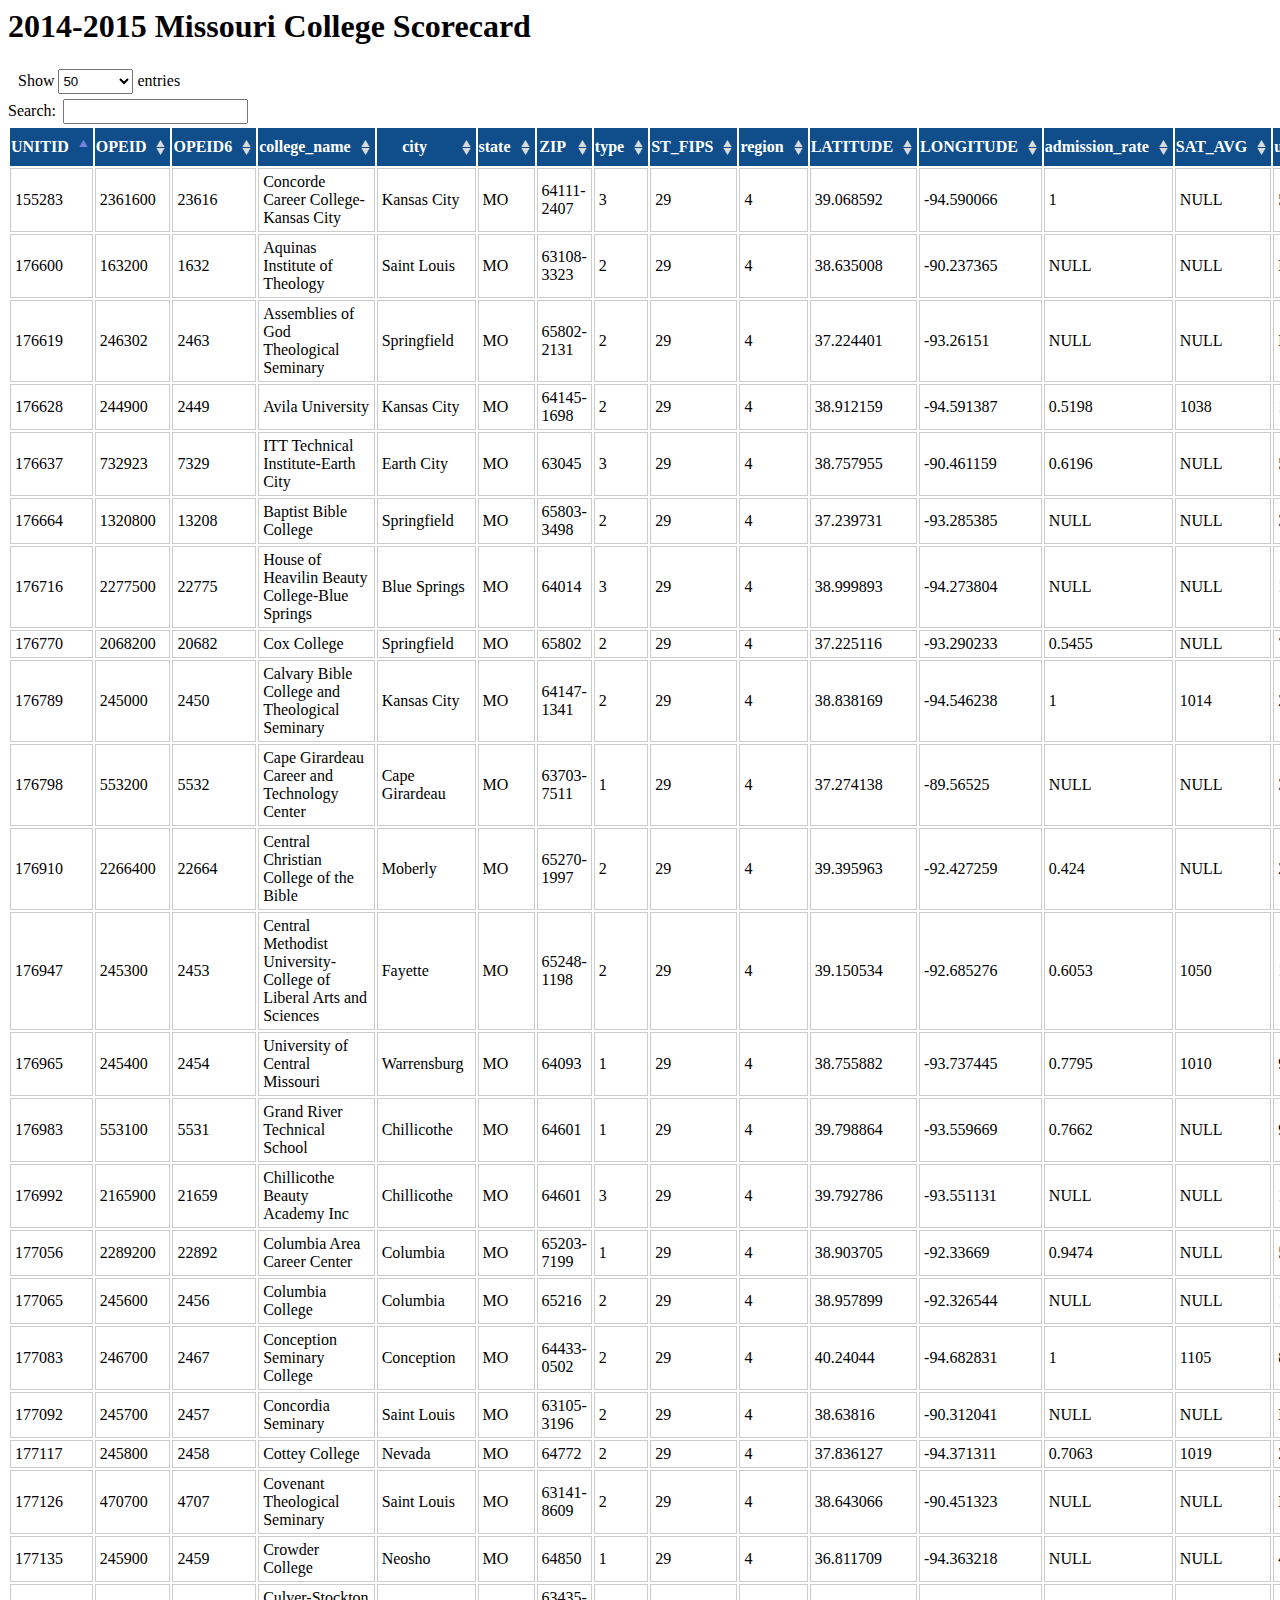
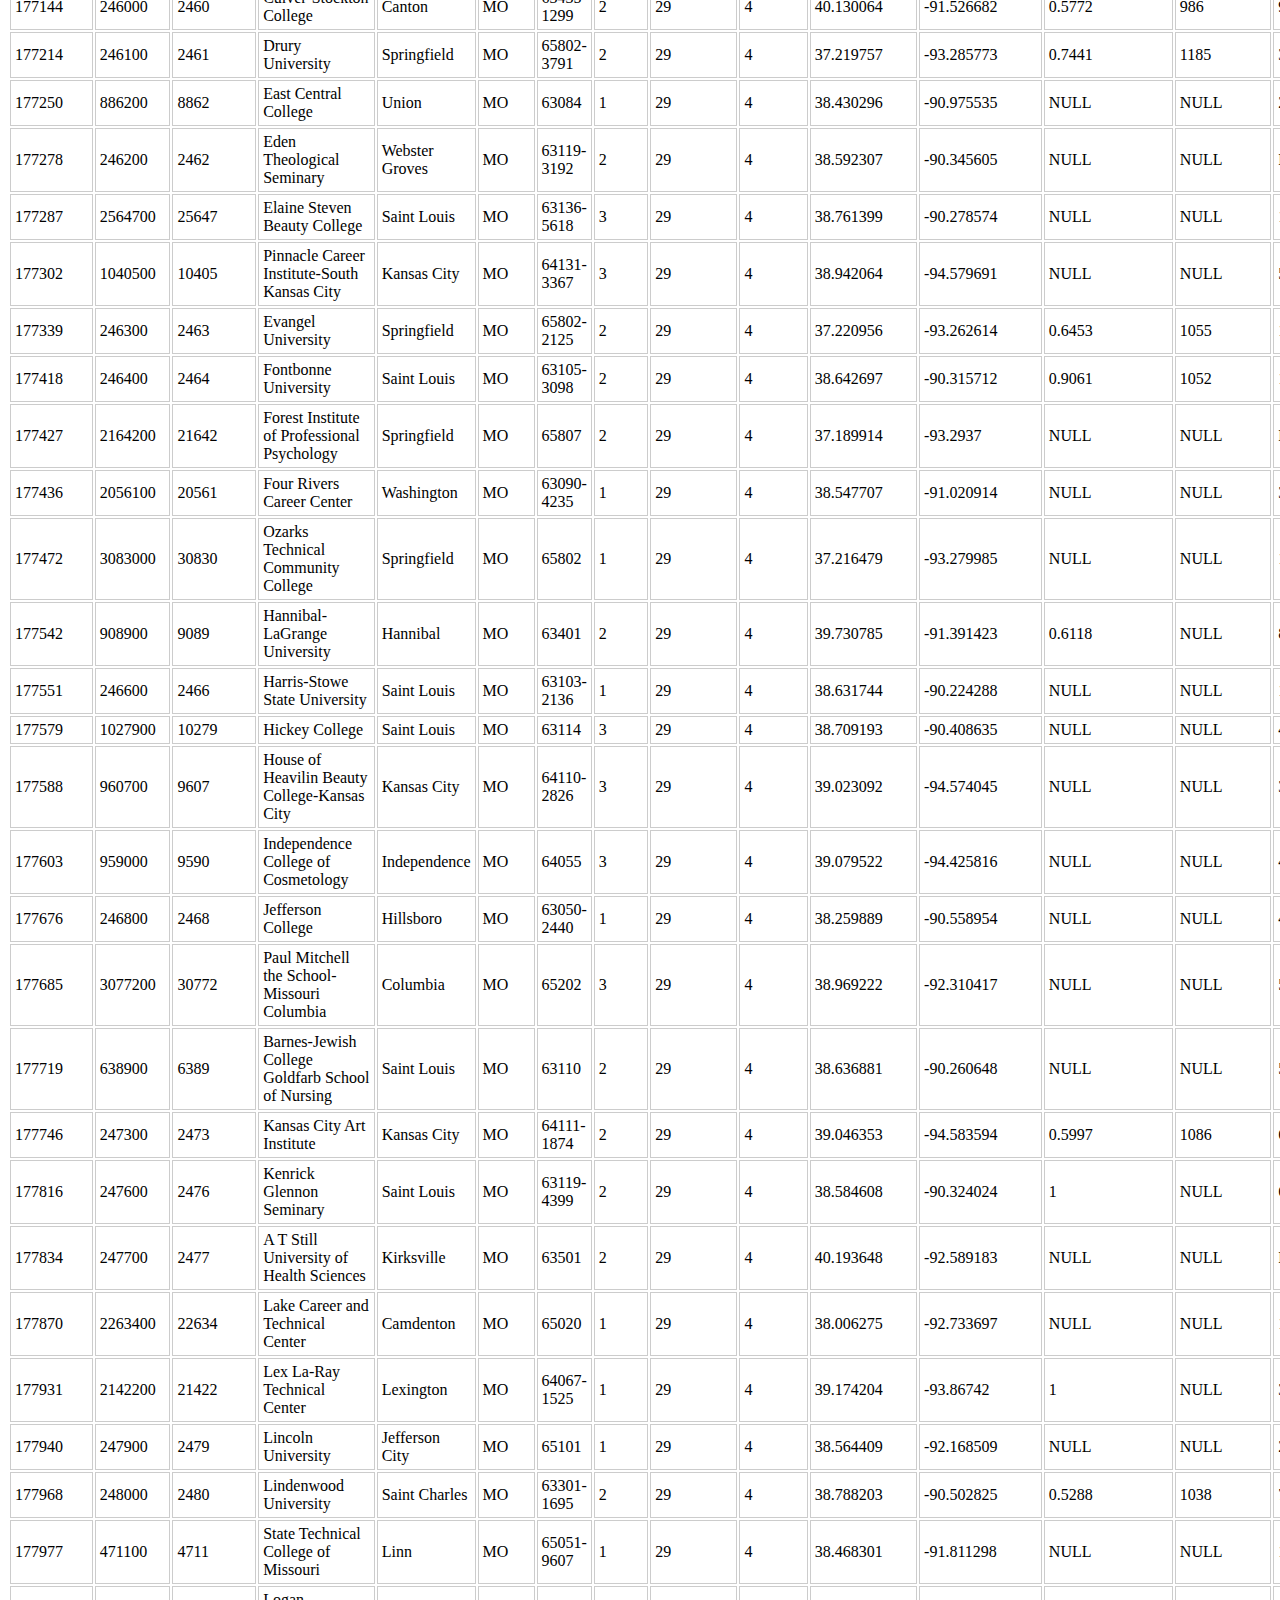
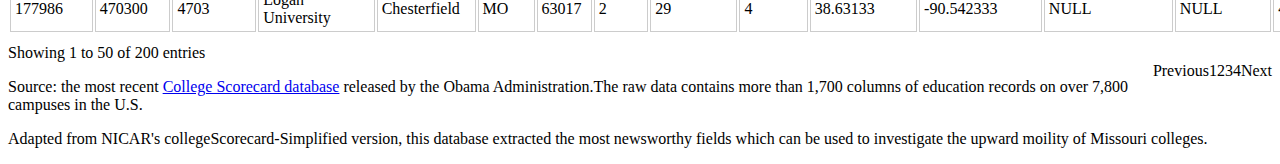
<file: portfolio/Searchable Database_Missouri College Scorecard/index.html>
<html>
<head>
<!-- <link rel="stylesheet" type="text/css" href="data_tables/media/css/jquery.dataTables.min.css"> -->
<link rel="stylesheet" type="text/css" href="data_tables/media/css/dataTables.bootstrap.min.css">
<link rel="stylesheet" type="text/css" href="data_tables/media/css/dataTables.foundation.min.css">
<link rel="stylesheet" type="text/css" href="style.css"/>
<script src="finished.js"></script>
<script type="text/javascript" language="javascript" src="data_tables/media/js/jquery.js"></script>
<script type="text/javascript" language="javascript" src="data_tables/media/js/jquery.dataTables.min.js"></script>
<!-- <link rel="stylesheet" type="text/css" href="data_tables/media/datatables.css">

<script type="text/javascript" charset="utf8" src="data_tables/media/datatables.js"></script>
<link rel="stylesheet" type="text/css" href="style.css"/>
<script src="finished.js"></script> -->
</head>

<body>
<h1>2014-2015 Missouri College Scorecard</h1>
  <script type="text/javascript" charset="utf-8">
  $(document).ready(function() {
  $('#table_id').dataTable({
  "iDisplayLength": 50
  });
  });
  </script>
<table id="table_id" class="display">
<thead><tr>
<th>UNITID</th><th>OPEID</th><th>OPEID6</th><th>college_name</th><th>city</th><th>state</th><th>ZIP</th><th>type</th><th>ST_FIPS</th><th>region</th><th>LATITUDE</th><th>LONGITUDE</th><th>admission_rate</th><th>SAT_AVG</th><th>undergrad_enrollment</th><th>percentage_white</th><th>percentage_black</th><th>percentage_hispanic</th><th>percentage_asian</th><th>percentage_american_indian</th><th>percentage_hawaiian_pacific_islander</th><th>percentage_non_resident_alien</th><th>avg_income_from_mid_income_bracket</th><th>avg_income_from_high_income_bracket</th><th>earning_above_threshold</th><th>avg_net_price</th><th>median_earnings</th><th>avg_income_from_low_income_bracket</th><th>first_bracket_net_price</th><th>second_bracket_net_price(public</th><th>third_bracket_net_price</th><th>fourth_bracket_net_price</th><th>fifth_bracket_net_price</th><th>attendance_cost</th><th>instate_tuition</th><th>outofstate_tuition</th><th>pell_recipients</th><th>fed_loan_recipients</th><th>compeletion_rate</th><th>completion_rate_white</th><th>completion_rate_black</th><th>completion_rate_hispanic</th><th>completion_rate_asian</th><th>completion_rate_american_indian</th><th>debt_graduated</th><th>debt_withdrew</th><th>debt_low_income</th><th>debt_mid_income</th><th>debt_high_income</th><th>debt_pell</th><th>debt_nopell</th><th>population_debt_low_income</th><th>population_debt_middle_income</th><th>population_debt_high_income</th><th>population_debt_pell</th><th>population_repayment_cohort</th><th>population_recieving_loan</th><th>population_recieving_pell</th><th>retention_rate_4-year</th><th>retention_rate_lessthan4-year</th></tr></thead><tbody>
 <tr><td>155283</td><td>2361600</td><td>23616</td><td>Concorde Career College-Kansas City</td><td>Kansas City</td><td>MO</td><td>64111-2407</td><td>3</td><td>29</td><td>4</td><td>39.068592</td><td>-94.590066</td><td>1</td><td>NULL</td><td>590</td><td>0.4203</td><td>0.4034</td><td>0.0949</td><td>0.0186</td><td>0.0051</td><td>0.0017</td><td>0</td><td>PrivacySuppressed</td><td>PrivacySuppressed</td><td>0.439</td><td>20763</td><td>22100</td><td>22500</td><td>20717</td><td>NULL</td><td>NULL</td><td>NULL</td><td>NULL</td><td>NULL</td><td>NULL</td><td>NULL</td><td>0.4003</td><td>0.4502</td><td>0.578019289</td><td>0.5864</td><td>0.4828</td><td>0.6406</td><td>0.6667</td><td>0.625</td><td>9500</td><td>4057</td><td>9500</td><td>9500</td><td>9500</td><td>9500</td><td>9500</td><td>1374</td><td>352</td><td>150</td><td>1549</td><td>1625</td><td>0.831313131</td><td>0.794444444</td><td>NULL</td><td>NULL</td></tr>
 <tr><td>176600</td><td>163200</td><td>1632</td><td>Aquinas Institute of Theology</td><td>Saint Louis</td><td>MO</td><td>63108-3323</td><td>2</td><td>29</td><td>4</td><td>38.635008</td><td>-90.237365</td><td>NULL</td><td>NULL</td><td>NULL</td><td>NULL</td><td>NULL</td><td>NULL</td><td>NULL</td><td>NULL</td><td>NULL</td><td>NULL</td><td>NULL</td><td>NULL</td><td>NULL</td><td>NULL</td><td>NULL</td><td>NULL</td><td>NULL</td><td>NULL</td><td>NULL</td><td>NULL</td><td>NULL</td><td>NULL</td><td>NULL</td><td>NULL</td><td>NULL</td><td>NULL</td><td>NULL</td><td>NULL</td><td>NULL</td><td>NULL</td><td>NULL</td><td>NULL</td><td>PrivacySuppressed</td><td>PrivacySuppressed</td><td>PrivacySuppressed</td><td>PrivacySuppressed</td><td>PrivacySuppressed</td><td>PrivacySuppressed</td><td>PrivacySuppressed</td><td>PrivacySuppressed</td><td>PrivacySuppressed</td><td>PrivacySuppressed</td><td>PrivacySuppressed</td><td>PrivacySuppressed</td><td>PrivacySuppressed</td><td>PrivacySuppressed</td><td>NULL</td><td>NULL</td></tr>
 <tr><td>176619</td><td>246302</td><td>2463</td><td>Assemblies of God Theological Seminary</td><td>Springfield</td><td>MO</td><td>65802-2131</td><td>2</td><td>29</td><td>4</td><td>37.224401</td><td>-93.26151</td><td>NULL</td><td>NULL</td><td>NULL</td><td>NULL</td><td>NULL</td><td>NULL</td><td>NULL</td><td>NULL</td><td>NULL</td><td>NULL</td><td>PrivacySuppressed</td><td>PrivacySuppressed</td><td>PrivacySuppressed</td><td>NULL</td><td>PrivacySuppressed</td><td>PrivacySuppressed</td><td>NULL</td><td>NULL</td><td>NULL</td><td>NULL</td><td>NULL</td><td>NULL</td><td>NULL</td><td>NULL</td><td>NULL</td><td>NULL</td><td>NULL</td><td>NULL</td><td>NULL</td><td>NULL</td><td>NULL</td><td>NULL</td><td>22062</td><td>10270</td><td>15125</td><td>16000</td><td>15500</td><td>18271</td><td>12000</td><td>466</td><td>523</td><td>425</td><td>878</td><td>1057</td><td>0.930269414</td><td>0.569730586</td><td>NULL</td><td>NULL</td></tr>
 <tr><td>176628</td><td>244900</td><td>2449</td><td>Avila University</td><td>Kansas City</td><td>MO</td><td>64145-1698</td><td>2</td><td>29</td><td>4</td><td>38.912159</td><td>-94.591387</td><td>0.5198</td><td>1038</td><td>1321</td><td>0.6101</td><td>0.1893</td><td>0.0765</td><td>0.0167</td><td>0.0083</td><td>0.0038</td><td>0.0666</td><td>43400</td><td>44700</td><td>0.776</td><td>19610</td><td>41100</td><td>39500</td><td>17042</td><td>NULL</td><td>NULL</td><td>NULL</td><td>NULL</td><td>36178</td><td>25700</td><td>25700</td><td>0.4226</td><td>0.7059</td><td>0.488180808</td><td>0.4679</td><td>0.4167</td><td>0.7778</td><td>NULL</td><td>NULL</td><td>26625</td><td>11500</td><td>19497</td><td>18724</td><td>19500</td><td>21000</td><td>16750</td><td>407</td><td>261</td><td>282</td><td>584</td><td>729</td><td>0.960248447</td><td>0.552795031</td><td>0.7088</td><td>NULL</td></tr>
 <tr><td>176637</td><td>732923</td><td>7329</td><td>ITT Technical Institute-Earth City</td><td>Earth City</td><td>MO</td><td>63045</td><td>3</td><td>29</td><td>4</td><td>38.757955</td><td>-90.461159</td><td>0.6196</td><td>NULL</td><td>517</td><td>0.4642</td><td>0.4313</td><td>0.0135</td><td>0.0155</td><td>0.0058</td><td>0</td><td>0</td><td>46300</td><td>47200</td><td>0.721</td><td>23478</td><td>38800</td><td>38200</td><td>23163</td><td>NULL</td><td>NULL</td><td>NULL</td><td>NULL</td><td>27486</td><td>18048</td><td>18048</td><td>0.8007</td><td>0.8339</td><td>0.341540329</td><td>0.3571</td><td>0.3182</td><td>0</td><td>0.3333</td><td>NULL</td><td>25827.5</td><td>9500</td><td>12667</td><td>17014</td><td>17000</td><td>13947</td><td>12667</td><td>46852</td><td>14813</td><td>4851</td><td>56021</td><td>52325</td><td>0.800189188</td><td>0.814378315</td><td>1</td><td>NULL</td></tr>
 <tr><td>176664</td><td>1320800</td><td>13208</td><td>Baptist Bible College</td><td>Springfield</td><td>MO</td><td>65803-3498</td><td>2</td><td>29</td><td>4</td><td>37.239731</td><td>-93.285385</td><td>NULL</td><td>NULL</td><td>317</td><td>0.8644</td><td>0.0347</td><td>0.0379</td><td>0.0126</td><td>0.0158</td><td>0.0032</td><td>0</td><td>32400</td><td>30500</td><td>0.612</td><td>12799</td><td>29100</td><td>37300</td><td>10634</td><td>NULL</td><td>NULL</td><td>NULL</td><td>NULL</td><td>17281</td><td>9050</td><td>9050</td><td>0.6328</td><td>0.682</td><td>0.363631579</td><td>0.3947</td><td>0</td><td>0.5</td><td>1</td><td>NULL</td><td>20662.5</td><td>9500</td><td>12880</td><td>14150</td><td>17000</td><td>14375</td><td>9844</td><td>88</td><td>71</td><td>35</td><td>156</td><td>275</td><td>0.792134832</td><td>0.735955056</td><td>0.6909</td><td>NULL</td></tr>
 <tr><td>176716</td><td>2277500</td><td>22775</td><td>House of Heavilin Beauty College-Blue Springs</td><td>Blue Springs</td><td>MO</td><td>64014</td><td>3</td><td>29</td><td>4</td><td>38.999893</td><td>-94.273804</td><td>NULL</td><td>NULL</td><td>102</td><td>0.8333</td><td>0.0588</td><td>0.0784</td><td>0.0294</td><td>0</td><td>0</td><td>0</td><td>PrivacySuppressed</td><td>PrivacySuppressed</td><td>0.26</td><td>13978</td><td>11600</td><td>PrivacySuppressed</td><td>13861</td><td>NULL</td><td>NULL</td><td>NULL</td><td>NULL</td><td>NULL</td><td>NULL</td><td>NULL</td><td>0.4966</td><td>0.551</td><td>0.730142857</td><td>NULL</td><td>NULL</td><td>NULL</td><td>NULL</td><td>9088.5</td><td>4750</td><td>7917</td><td>PrivacySuppressed</td><td>PrivacySuppressed</td><td>7917</td><td>8023</td><td>100</td><td>15</td><td>18</td><td>108</td><td>187</td><td>0.888198758</td><td>0.776397516</td><td>NULL</td><td>0.8667</td><td>&nbsp;</td></tr>
 <tr><td>176770</td><td>2068200</td><td>20682</td><td>Cox College</td><td>Springfield</td><td>MO</td><td>65802</td><td>2</td><td>29</td><td>4</td><td>37.225116</td><td>-93.290233</td><td>0.5455</td><td>NULL</td><td>744</td><td>0.9409</td><td>0.0108</td><td>0.0215</td><td>0.0108</td><td>0.0013</td><td>0.0013</td><td>0</td><td>40700</td><td>44900</td><td>0.734</td><td>16546</td><td>41400</td><td>37400</td><td>14738</td><td>NULL</td><td>NULL</td><td>NULL</td><td>NULL</td><td>18972</td><td>10150</td><td>10150</td><td>0.476</td><td>0.6755</td><td>0.675328571</td><td>0.5366</td><td>0</td><td>0</td><td>0</td><td>NULL</td><td>21963</td><td>9500</td><td>17416</td><td>17718</td><td>16000</td><td>18712.5</td><td>14750</td><td>293</td><td>213</td><td>111</td><td>406</td><td>416</td><td>0.900584795</td><td>0.608187135</td><td>0.2857</td><td>NULL</td></tr>
 <tr><td>176789</td><td>245000</td><td>2450</td><td>Calvary Bible College and Theological Seminary</td><td>Kansas City</td><td>MO</td><td>64147-1341</td><td>2</td><td>29</td><td>4</td><td>38.838169</td><td>-94.546238</td><td>1</td><td>1014</td><td>225</td><td>0.8044</td><td>0.1111</td><td>0.0311</td><td>0.0133</td><td>0.0133</td><td>0</td><td>0.0044</td><td>PrivacySuppressed</td><td>PrivacySuppressed</td><td>0.62</td><td>12049</td><td>29100</td><td>PrivacySuppressed</td><td>12205</td><td>NULL</td><td>NULL</td><td>NULL</td><td>NULL</td><td>17891</td><td>10600</td><td>10600</td><td>0.5339</td><td>0.494</td><td>0.485714286</td><td>0.4872</td><td>0</td><td>NULL</td><td>NULL</td><td>NULL</td><td>19399</td><td>6250</td><td>9500</td><td>12000</td><td>8250</td><td>10473</td><td>8250</td><td>51</td><td>51</td><td>27</td><td>96</td><td>124</td><td>0.74796748</td><td>0.796747968</td><td>0.5405</td><td>NULL</td></tr>
 <tr><td>176798</td><td>553200</td><td>5532</td><td>Cape Girardeau Career and Technology Center</td><td>Cape Girardeau</td><td>MO</td><td>63703-7511</td><td>1</td><td>29</td><td>4</td><td>37.274138</td><td>-89.56525</td><td>NULL</td><td>NULL</td><td>320</td><td>0.8906</td><td>0.1031</td><td>0</td><td>0</td><td>0.0063</td><td>0</td><td>0</td><td>PrivacySuppressed</td><td>PrivacySuppressed</td><td>0.587</td><td>16103</td><td>29600</td><td>26700</td><td>15396</td><td>NULL</td><td>17871</td><td>NULL</td><td>NULL</td><td>NULL</td><td>NULL</td><td>NULL</td><td>0.3969</td><td>0.4046</td><td>0.938744898</td><td>NULL</td><td>NULL</td><td>NULL</td><td>NULL</td><td>9500</td><td>4750</td><td>9500</td><td>9125</td><td>8250</td><td>9500</td><td>8250</td><td>118</td><td>54</td><td>35</td><td>139</td><td>147</td><td>0.718487395</td><td>0.768907563</td><td>NULL</td><td>0.7143</td><td>&nbsp;</td></tr>
 <tr><td>176910</td><td>2266400</td><td>22664</td><td>Central Christian College of the Bible</td><td>Moberly</td><td>MO</td><td>65270-1997</td><td>2</td><td>29</td><td>4</td><td>39.395963</td><td>-92.427259</td><td>0.424</td><td>NULL</td><td>289</td><td>0.8754</td><td>0.0346</td><td>0.0242</td><td>0.0138</td><td>0.0069</td><td>0</td><td>0</td><td>PrivacySuppressed</td><td>PrivacySuppressed</td><td>0.565</td><td>11559</td><td>28400</td><td>PrivacySuppressed</td><td>9691</td><td>NULL</td><td>NULL</td><td>NULL</td><td>NULL</td><td>24213</td><td>11700</td><td>11700</td><td>0.6225</td><td>0.8046</td><td>0.435483871</td><td>0.4667</td><td>0</td><td>0</td><td>0</td><td>0</td><td>16500</td><td>5500</td><td>7750</td><td>9500</td><td>9500</td><td>9500</td><td>5500</td><td>79</td><td>75</td><td>34</td><td>138</td><td>206</td><td>0.756613757</td><td>0.793650794</td><td>0.7708</td><td>NULL</td></tr>
 <tr><td>176947</td><td>245300</td><td>2453</td><td>Central Methodist University-College of Liberal Arts and Sciences</td><td>Fayette</td><td>MO</td><td>65248-1198</td><td>2</td><td>29</td><td>4</td><td>39.150534</td><td>-92.685276</td><td>0.6053</td><td>1050</td><td>1175</td><td>0.8034</td><td>0.0783</td><td>0.0264</td><td>0.0034</td><td>0.006</td><td>0.0009</td><td>0.0255</td><td>35000</td><td>39800</td><td>0.707</td><td>17485</td><td>33700</td><td>33600</td><td>14011</td><td>NULL</td><td>NULL</td><td>NULL</td><td>NULL</td><td>32970</td><td>21830</td><td>21830</td><td>0.421</td><td>0.7398</td><td>0.4807</td><td>0.5276</td><td>0.3182</td><td>0.375</td><td>NULL</td><td>1</td><td>17093</td><td>9375</td><td>12500</td><td>11932</td><td>12500</td><td>12500</td><td>12000</td><td>888</td><td>774</td><td>583</td><td>1434</td><td>1162</td><td>0.828095238</td><td>0.665714286</td><td>0.6392</td><td>NULL</td></tr>
 <tr><td>176965</td><td>245400</td><td>2454</td><td>University of Central Missouri</td><td>Warrensburg</td><td>MO</td><td>64093</td><td>1</td><td>29</td><td>4</td><td>38.755882</td><td>-93.737445</td><td>0.7795</td><td>1010</td><td>9017</td><td>0.6538</td><td>0.0835</td><td>0.0284</td><td>0.0087</td><td>0.0021</td><td>0.0007</td><td>0.0235</td><td>41000</td><td>43200</td><td>0.759</td><td>14725</td><td>36600</td><td>38100</td><td>11498</td><td>12822</td><td>15823</td><td>17977</td><td>18112</td><td>18112</td><td>7265</td><td>13659</td><td>0.3664</td><td>0.6013</td><td>0.532433034</td><td>0.5525</td><td>0.4015</td><td>0.5862</td><td>0.4</td><td>0.4615</td><td>22983</td><td>9500</td><td>14211.5</td><td>16250</td><td>15000</td><td>16450</td><td>13577</td><td>2008</td><td>1707</td><td>1955</td><td>3367</td><td>4186</td><td>0.884947905</td><td>0.588117934</td><td>0.6974</td><td>NULL</td></tr>
 <tr><td>176983</td><td>553100</td><td>5531</td><td>Grand River Technical School</td><td>Chillicothe</td><td>MO</td><td>64601</td><td>1</td><td>29</td><td>4</td><td>39.798864</td><td>-93.559669</td><td>0.7662</td><td>NULL</td><td>90</td><td>0.9889</td><td>0.0111</td><td>0</td><td>0</td><td>0</td><td>0</td><td>0</td><td>PrivacySuppressed</td><td>PrivacySuppressed</td><td>0.638</td><td>3816</td><td>34600</td><td>PrivacySuppressed</td><td>3379</td><td>6384</td><td>2559</td><td>NULL</td><td>NULL</td><td>NULL</td><td>NULL</td><td>NULL</td><td>0.5393</td><td>0</td><td>0.822222222</td><td>NULL</td><td>NULL</td><td>NULL</td><td>NULL</td><td>PrivacySuppressed</td><td>PrivacySuppressed</td><td>PrivacySuppressed</td><td>PrivacySuppressed</td><td>PrivacySuppressed</td><td>PrivacySuppressed</td><td>PrivacySuppressed</td><td>PrivacySuppressed</td><td>PrivacySuppressed</td><td>PrivacySuppressed</td><td>PrivacySuppressed</td><td>NULL</td><td>PrivacySuppressed</td><td>PrivacySuppressed</td><td>NULL</td><td>0.8478</td><td>&nbsp;</td></tr>
 <tr><td>176992</td><td>2165900</td><td>21659</td><td>Chillicothe Beauty Academy Inc</td><td>Chillicothe</td><td>MO</td><td>64601</td><td>3</td><td>29</td><td>4</td><td>39.792786</td><td>-93.551131</td><td>NULL</td><td>NULL</td><td>15</td><td>1</td><td>0</td><td>0</td><td>0</td><td>0</td><td>0</td><td>0</td><td>PrivacySuppressed</td><td>PrivacySuppressed</td><td>PrivacySuppressed</td><td>5837</td><td>PrivacySuppressed</td><td>PrivacySuppressed</td><td>5837</td><td>NULL</td><td>NULL</td><td>NULL</td><td>NULL</td><td>NULL</td><td>NULL</td><td>NULL</td><td>0.4138</td><td>0.2069</td><td>0.590168852</td><td>NULL</td><td>NULL</td><td>NULL</td><td>NULL</td><td>PrivacySuppressed</td><td>PrivacySuppressed</td><td>PrivacySuppressed</td><td>PrivacySuppressed</td><td>PrivacySuppressed</td><td>PrivacySuppressed</td><td>PrivacySuppressed</td><td>PrivacySuppressed</td><td>PrivacySuppressed</td><td>PrivacySuppressed</td><td>PrivacySuppressed</td><td>20</td><td>PrivacySuppressed</td><td>0.545454546</td><td>NULL</td><td>0.75</td><td>&nbsp;</td></tr>
 <tr><td>177056</td><td>2289200</td><td>22892</td><td>Columbia Area Career Center</td><td>Columbia</td><td>MO</td><td>65203-7199</td><td>1</td><td>29</td><td>4</td><td>38.903705</td><td>-92.33669</td><td>0.9474</td><td>NULL</td><td>55</td><td>0.7455</td><td>0.2545</td><td>0</td><td>0</td><td>0</td><td>0</td><td>0</td><td>PrivacySuppressed</td><td>PrivacySuppressed</td><td>0.62</td><td>15766</td><td>31000</td><td>PrivacySuppressed</td><td>15370</td><td>16559</td><td>NULL</td><td>NULL</td><td>NULL</td><td>NULL</td><td>NULL</td><td>NULL</td><td>0.6393</td><td>0.4344</td><td>0.777773016</td><td>NULL</td><td>NULL</td><td>NULL</td><td>NULL</td><td>PrivacySuppressed</td><td>PrivacySuppressed</td><td>6200</td><td>PrivacySuppressed</td><td>PrivacySuppressed</td><td>6200</td><td>6500</td><td>67</td><td>19</td><td>15</td><td>70</td><td>38</td><td>0.892156863</td><td>0.754901961</td><td>NULL</td><td>1</td><td>&nbsp;</td></tr>
 <tr><td>177065</td><td>245600</td><td>2456</td><td>Columbia College</td><td>Columbia</td><td>MO</td><td>65216</td><td>2</td><td>29</td><td>4</td><td>38.957899</td><td>-92.326544</td><td>NULL</td><td>NULL</td><td>15141</td><td>0.545</td><td>0.2502</td><td>0.0766</td><td>0.0141</td><td>0.0102</td><td>0.0053</td><td>0.0101</td><td>45900</td><td>49200</td><td>0.726</td><td>11831</td><td>36700</td><td>34500</td><td>12575</td><td>NULL</td><td>NULL</td><td>NULL</td><td>NULL</td><td>17312</td><td>7465</td><td>7465</td><td>0.5423</td><td>0.576</td><td>0.392937028</td><td>0.44</td><td>0.0667</td><td>NULL</td><td>NULL</td><td>0</td><td>21968.5</td><td>8400</td><td>9500</td><td>11875</td><td>11000</td><td>10790</td><td>9067.5</td><td>9001</td><td>4085</td><td>1480</td><td>11732</td><td>9077</td><td>0.719223079</td><td>0.83995049</td><td>0.5838</td><td>NULL</td></tr>
 <tr><td>177083</td><td>246700</td><td>2467</td><td>Conception Seminary College</td><td>Conception</td><td>MO</td><td>64433-0502</td><td>2</td><td>29</td><td>4</td><td>40.24044</td><td>-94.682831</td><td>1</td><td>1105</td><td>86</td><td>0.593</td><td>0.0116</td><td>0.1628</td><td>0.0698</td><td>0.0116</td><td>0</td><td>0</td><td>PrivacySuppressed</td><td>PrivacySuppressed</td><td>PrivacySuppressed</td><td>28916</td><td>PrivacySuppressed</td><td>PrivacySuppressed</td><td>NULL</td><td>NULL</td><td>NULL</td><td>NULL</td><td>NULL</td><td>31890</td><td>19530</td><td>19530</td><td>0.303</td><td>0.3535</td><td>0.39998</td><td>0.1111</td><td>NULL</td><td>0</td><td>NULL</td><td>NULL</td><td>PrivacySuppressed</td><td>PrivacySuppressed</td><td>PrivacySuppressed</td><td>PrivacySuppressed</td><td>PrivacySuppressed</td><td>PrivacySuppressed</td><td>PrivacySuppressed</td><td>PrivacySuppressed</td><td>12</td><td>PrivacySuppressed</td><td>13</td><td>14</td><td>0.615384615</td><td>0.692307692</td><td>0.8421</td><td>NULL</td></tr>
 <tr><td>177092</td><td>245700</td><td>2457</td><td>Concordia Seminary</td><td>Saint Louis</td><td>MO</td><td>63105-3196</td><td>2</td><td>29</td><td>4</td><td>38.63816</td><td>-90.312041</td><td>NULL</td><td>NULL</td><td>NULL</td><td>NULL</td><td>NULL</td><td>NULL</td><td>NULL</td><td>NULL</td><td>NULL</td><td>NULL</td><td>PrivacySuppressed</td><td>PrivacySuppressed</td><td>PrivacySuppressed</td><td>NULL</td><td>PrivacySuppressed</td><td>PrivacySuppressed</td><td>NULL</td><td>NULL</td><td>NULL</td><td>NULL</td><td>NULL</td><td>NULL</td><td>NULL</td><td>NULL</td><td>NULL</td><td>NULL</td><td>NULL</td><td>NULL</td><td>NULL</td><td>NULL</td><td>NULL</td><td>NULL</td><td>PrivacySuppressed</td><td>PrivacySuppressed</td><td>PrivacySuppressed</td><td>PrivacySuppressed</td><td>PrivacySuppressed</td><td>PrivacySuppressed</td><td>PrivacySuppressed</td><td>PrivacySuppressed</td><td>PrivacySuppressed</td><td>PrivacySuppressed</td><td>PrivacySuppressed</td><td>NULL</td><td>NULL</td><td>NULL</td><td>NULL</td><td>NULL</td></tr>
 <tr><td>177117</td><td>245800</td><td>2458</td><td>Cottey College</td><td>Nevada</td><td>MO</td><td>64772</td><td>2</td><td>29</td><td>4</td><td>37.836127</td><td>-94.371311</td><td>0.7063</td><td>1019</td><td>269</td><td>0.6431</td><td>0.0483</td><td>0.1041</td><td>0.0037</td><td>0.0223</td><td>0.0037</td><td>0.1152</td><td>PrivacySuppressed</td><td>33900</td><td>0.616</td><td>16910</td><td>31100</td><td>PrivacySuppressed</td><td>14739</td><td>NULL</td><td>NULL</td><td>NULL</td><td>NULL</td><td>29170</td><td>19300</td><td>19300</td><td>0.4693</td><td>0.6643</td><td>0.64045</td><td>0.6412</td><td>0.4167</td><td>1</td><td>NULL</td><td>1</td><td>12000</td><td>5500</td><td>8728.5</td><td>10143.5</td><td>12000</td><td>10000</td><td>11000</td><td>60</td><td>64</td><td>78</td><td>116</td><td>226</td><td>0.842105263</td><td>0.626794258</td><td>0.6613</td><td>NULL</td></tr>
 <tr><td>177126</td><td>470700</td><td>4707</td><td>Covenant Theological Seminary</td><td>Saint Louis</td><td>MO</td><td>63141-8609</td><td>2</td><td>29</td><td>4</td><td>38.643066</td><td>-90.451323</td><td>NULL</td><td>NULL</td><td>NULL</td><td>NULL</td><td>NULL</td><td>NULL</td><td>NULL</td><td>NULL</td><td>NULL</td><td>NULL</td><td>NULL</td><td>NULL</td><td>NULL</td><td>NULL</td><td>NULL</td><td>NULL</td><td>NULL</td><td>NULL</td><td>NULL</td><td>NULL</td><td>NULL</td><td>NULL</td><td>NULL</td><td>NULL</td><td>NULL</td><td>NULL</td><td>NULL</td><td>NULL</td><td>NULL</td><td>NULL</td><td>NULL</td><td>NULL</td><td>PrivacySuppressed</td><td>PrivacySuppressed</td><td>PrivacySuppressed</td><td>PrivacySuppressed</td><td>PrivacySuppressed</td><td>PrivacySuppressed</td><td>PrivacySuppressed</td><td>PrivacySuppressed</td><td>PrivacySuppressed</td><td>PrivacySuppressed</td><td>PrivacySuppressed</td><td>PrivacySuppressed</td><td>PrivacySuppressed</td><td>PrivacySuppressed</td><td>NULL</td><td>NULL</td></tr>
 <tr><td>177135</td><td>245900</td><td>2459</td><td>Crowder College</td><td>Neosho</td><td>MO</td><td>64850</td><td>1</td><td>29</td><td>4</td><td>36.811709</td><td>-94.363218</td><td>NULL</td><td>NULL</td><td>4285</td><td>0.817</td><td>0.0154</td><td>0.0817</td><td>0.0154</td><td>0.0219</td><td>0.004</td><td>0.0131</td><td>31000</td><td>33200</td><td>0.501</td><td>5514</td><td>25100</td><td>26300</td><td>5559</td><td>4461</td><td>6202</td><td>7456</td><td>8759</td><td>9166</td><td>2232</td><td>3048</td><td>0.5343</td><td>0.1902</td><td>0.243103739</td><td>NULL</td><td>NULL</td><td>NULL</td><td>NULL</td><td>8400</td><td>5059</td><td>6250</td><td>6000</td><td>5000</td><td>6443</td><td>4904</td><td>857</td><td>477</td><td>199</td><td>1217</td><td>1237</td><td>0.278156997</td><td>0.913993174</td><td>NULL</td><td>0.636</td><td>&nbsp;</td></tr>
 <tr><td>177144</td><td>246000</td><td>2460</td><td>Culver-Stockton College</td><td>Canton</td><td>MO</td><td>63435-1299</td><td>2</td><td>29</td><td>4</td><td>40.130064</td><td>-91.526682</td><td>0.5772</td><td>986</td><td>931</td><td>0.739</td><td>0.1278</td><td>0.0473</td><td>0.0043</td><td>0.0032</td><td>0.0075</td><td>0.0537</td><td>41200</td><td>45900</td><td>0.746</td><td>17989</td><td>35800</td><td>33500</td><td>15144</td><td>NULL</td><td>NULL</td><td>NULL</td><td>NULL</td><td>34565</td><td>24050</td><td>24050</td><td>0.5084</td><td>0.8024</td><td>0.428885082</td><td>0.445</td><td>0.2778</td><td>0.25</td><td>NULL</td><td>0.5</td><td>23702</td><td>10353.5</td><td>14375</td><td>15699</td><td>15468</td><td>16213</td><td>12500</td><td>218</td><td>176</td><td>168</td><td>376</td><td>508</td><td>0.963394343</td><td>0.610648919</td><td>0.7591</td><td>NULL</td></tr>
 <tr><td>177214</td><td>246100</td><td>2461</td><td>Drury University</td><td>Springfield</td><td>MO</td><td>65802-3791</td><td>2</td><td>29</td><td>4</td><td>37.219757</td><td>-93.285773</td><td>0.7441</td><td>1185</td><td>3790</td><td>0.8222</td><td>0.038</td><td>0.0507</td><td>0.0113</td><td>0.0098</td><td>0.0018</td><td>0.0454</td><td>36400</td><td>44000</td><td>0.778</td><td>21824</td><td>31700</td><td>30600</td><td>23295</td><td>NULL</td><td>NULL</td><td>NULL</td><td>NULL</td><td>33480</td><td>23885</td><td>23885</td><td>0.5091</td><td>0.576</td><td>0.598630859</td><td>0.6627</td><td>0.381</td><td>0.2143</td><td>0.4444</td><td>1</td><td>23454</td><td>8250</td><td>13500</td><td>15250</td><td>14205</td><td>15750</td><td>11000</td><td>1350</td><td>745</td><td>442</td><td>1949</td><td>2385</td><td>0.773249739</td><td>0.777951933</td><td>0.8453</td><td>NULL</td></tr>
 <tr><td>177250</td><td>886200</td><td>8862</td><td>East Central College</td><td>Union</td><td>MO</td><td>63084</td><td>1</td><td>29</td><td>4</td><td>38.430296</td><td>-90.975535</td><td>NULL</td><td>NULL</td><td>2914</td><td>0.9537</td><td>0.0117</td><td>0.0137</td><td>0.0038</td><td>0.0034</td><td>0.001</td><td>0</td><td>31200</td><td>37100</td><td>0.644</td><td>6880</td><td>27100</td><td>27000</td><td>6054</td><td>6627</td><td>8303</td><td>9133</td><td>10175</td><td>11081</td><td>2280</td><td>4488</td><td>0.4887</td><td>0.2131</td><td>0.173498876</td><td>NULL</td><td>NULL</td><td>NULL</td><td>NULL</td><td>12096</td><td>7125</td><td>8975</td><td>6840</td><td>5500</td><td>8600</td><td>5250</td><td>661</td><td>335</td><td>195</td><td>939</td><td>1119</td><td>0.265547878</td><td>0.908193485</td><td>NULL</td><td>0.5673</td><td>&nbsp;</td></tr>
 <tr><td>177278</td><td>246200</td><td>2462</td><td>Eden Theological Seminary</td><td>Webster Groves</td><td>MO</td><td>63119-3192</td><td>2</td><td>29</td><td>4</td><td>38.592307</td><td>-90.345605</td><td>NULL</td><td>NULL</td><td>NULL</td><td>NULL</td><td>NULL</td><td>NULL</td><td>NULL</td><td>NULL</td><td>NULL</td><td>NULL</td><td>NULL</td><td>NULL</td><td>0.548</td><td>NULL</td><td>NULL</td><td>NULL</td><td>NULL</td><td>NULL</td><td>NULL</td><td>NULL</td><td>NULL</td><td>NULL</td><td>NULL</td><td>NULL</td><td>NULL</td><td>NULL</td><td>NULL</td><td>NULL</td><td>NULL</td><td>NULL</td><td>NULL</td><td>NULL</td><td>PrivacySuppressed</td><td>PrivacySuppressed</td><td>PrivacySuppressed</td><td>PrivacySuppressed</td><td>PrivacySuppressed</td><td>PrivacySuppressed</td><td>PrivacySuppressed</td><td>PrivacySuppressed</td><td>PrivacySuppressed</td><td>PrivacySuppressed</td><td>PrivacySuppressed</td><td>PrivacySuppressed</td><td>NULL</td><td>NULL</td><td>NULL</td><td>NULL</td></tr>
 <tr><td>177287</td><td>2564700</td><td>25647</td><td>Elaine Steven Beauty College</td><td>Saint Louis</td><td>MO</td><td>63136-5618</td><td>3</td><td>29</td><td>4</td><td>38.761399</td><td>-90.278574</td><td>NULL</td><td>NULL</td><td>180</td><td>0.2833</td><td>0.6944</td><td>0.0056</td><td>0</td><td>0.0056</td><td>0</td><td>0</td><td>PrivacySuppressed</td><td>PrivacySuppressed</td><td>NULL</td><td>14355</td><td>15000</td><td>PrivacySuppressed</td><td>14208</td><td>NULL</td><td>NULL</td><td>NULL</td><td>NULL</td><td>NULL</td><td>NULL</td><td>NULL</td><td>0.6875</td><td>0.5724</td><td>0.443490435</td><td>NULL</td><td>NULL</td><td>NULL</td><td>NULL</td><td>11246.5</td><td>2950</td><td>7111</td><td>PrivacySuppressed</td><td>PrivacySuppressed</td><td>PrivacySuppressed</td><td>PrivacySuppressed</td><td>179</td><td>PrivacySuppressed</td><td>PrivacySuppressed</td><td>191</td><td>249</td><td>0.838174274</td><td>0.921161826</td><td>NULL</td><td>0.575</td><td>&nbsp;</td></tr>
 <tr><td>177302</td><td>1040500</td><td>10405</td><td>Pinnacle Career Institute-South Kansas City</td><td>Kansas City</td><td>MO</td><td>64131-3367</td><td>3</td><td>29</td><td>4</td><td>38.942064</td><td>-94.579691</td><td>NULL</td><td>NULL</td><td>580</td><td>0.5638</td><td>0.2586</td><td>0.0724</td><td>0.0034</td><td>0.0086</td><td>0.0155</td><td>0</td><td>PrivacySuppressed</td><td>PrivacySuppressed</td><td>0.237</td><td>21127</td><td>30900</td><td>30700</td><td>21054</td><td>NULL</td><td>NULL</td><td>NULL</td><td>NULL</td><td>24907</td><td>14048</td><td>14048</td><td>0.8162</td><td>0.8486</td><td>0.68338078</td><td>NULL</td><td>NULL</td><td>NULL</td><td>NULL</td><td>12204.5</td><td>4398</td><td>8889</td><td>11256</td><td>10788</td><td>9326.5</td><td>11818</td><td>1213</td><td>230</td><td>71</td><td>1350</td><td>2584</td><td>0.857323232</td><td>0.899621212</td><td>NULL</td><td>0.574</td><td>&nbsp;</td></tr>
 <tr><td>177339</td><td>246300</td><td>2463</td><td>Evangel University</td><td>Springfield</td><td>MO</td><td>65802-2125</td><td>2</td><td>29</td><td>4</td><td>37.220956</td><td>-93.262614</td><td>0.6453</td><td>1055</td><td>1788</td><td>0.7679</td><td>0.0436</td><td>0.0475</td><td>0.0179</td><td>0.0084</td><td>0</td><td>0.0056</td><td>39300</td><td>40100</td><td>0.611</td><td>21336</td><td>34700</td><td>35700</td><td>17922</td><td>NULL</td><td>NULL</td><td>NULL</td><td>NULL</td><td>32183</td><td>20796</td><td>20796</td><td>0.4887</td><td>0.9355</td><td>0.504419062</td><td>0.5179</td><td>0.3125</td><td>0.5</td><td>0.25</td><td>0</td><td>22062</td><td>10270</td><td>15125</td><td>16000</td><td>15500</td><td>18271</td><td>12000</td><td>466</td><td>523</td><td>425</td><td>878</td><td>1057</td><td>0.930269414</td><td>0.569730586</td><td>0.7511</td><td>NULL</td></tr>
 <tr><td>177418</td><td>246400</td><td>2464</td><td>Fontbonne University</td><td>Saint Louis</td><td>MO</td><td>63105-3098</td><td>2</td><td>29</td><td>4</td><td>38.642697</td><td>-90.315712</td><td>0.9061</td><td>1052</td><td>1121</td><td>0.6878</td><td>0.1597</td><td>0.0294</td><td>0.0134</td><td>0.0027</td><td>0.0009</td><td>0.0776</td><td>44800</td><td>50000</td><td>0.702</td><td>16717</td><td>39400</td><td>35300</td><td>10924</td><td>NULL</td><td>NULL</td><td>NULL</td><td>NULL</td><td>32882</td><td>22770</td><td>22770</td><td>0.3441</td><td>0.6702</td><td>0.444731579</td><td>0.5615</td><td>0.2105</td><td>0.6</td><td>0.4</td><td>0</td><td>26959</td><td>18250</td><td>25500</td><td>23252</td><td>18750</td><td>26500</td><td>16630</td><td>389</td><td>263</td><td>274</td><td>553</td><td>1219</td><td>0.964218456</td><td>0.467043315</td><td>0.6815</td><td>NULL</td></tr>
 <tr><td>177427</td><td>2164200</td><td>21642</td><td>Forest Institute of Professional Psychology</td><td>Springfield</td><td>MO</td><td>65807</td><td>2</td><td>29</td><td>4</td><td>37.189914</td><td>-93.2937</td><td>NULL</td><td>NULL</td><td>NULL</td><td>NULL</td><td>NULL</td><td>NULL</td><td>NULL</td><td>NULL</td><td>NULL</td><td>NULL</td><td>NULL</td><td>NULL</td><td>0.763</td><td>NULL</td><td>NULL</td><td>NULL</td><td>NULL</td><td>NULL</td><td>NULL</td><td>NULL</td><td>NULL</td><td>NULL</td><td>NULL</td><td>NULL</td><td>NULL</td><td>NULL</td><td>NULL</td><td>NULL</td><td>NULL</td><td>NULL</td><td>NULL</td><td>NULL</td><td>PrivacySuppressed</td><td>PrivacySuppressed</td><td>PrivacySuppressed</td><td>PrivacySuppressed</td><td>PrivacySuppressed</td><td>PrivacySuppressed</td><td>PrivacySuppressed</td><td>PrivacySuppressed</td><td>PrivacySuppressed</td><td>PrivacySuppressed</td><td>PrivacySuppressed</td><td>PrivacySuppressed</td><td>PrivacySuppressed</td><td>PrivacySuppressed</td><td>NULL</td><td>NULL</td></tr>
 <tr><td>177436</td><td>2056100</td><td>20561</td><td>Four Rivers Career Center</td><td>Washington</td><td>MO</td><td>63090-4235</td><td>1</td><td>29</td><td>4</td><td>38.547707</td><td>-91.020914</td><td>NULL</td><td>NULL</td><td>36</td><td>1</td><td>0</td><td>0</td><td>0</td><td>0</td><td>0</td><td>0</td><td>PrivacySuppressed</td><td>PrivacySuppressed</td><td>NULL</td><td>17364</td><td>PrivacySuppressed</td><td>PrivacySuppressed</td><td>15968</td><td>22294</td><td>23423</td><td>NULL</td><td>NULL</td><td>23423</td><td>13686</td><td>13686</td><td>0.5476</td><td>0.6667</td><td>0.842077193</td><td>NULL</td><td>NULL</td><td>NULL</td><td>NULL</td><td>PrivacySuppressed</td><td>PrivacySuppressed</td><td>9500</td><td>PrivacySuppressed</td><td>PrivacySuppressed</td><td>PrivacySuppressed</td><td>PrivacySuppressed</td><td>31</td><td>PrivacySuppressed</td><td>PrivacySuppressed</td><td>40</td><td>53</td><td>0.80952381</td><td>0.841269841</td><td>NULL</td><td>0.7059</td><td>&nbsp;</td></tr>
 <tr><td>177472</td><td>3083000</td><td>30830</td><td>Ozarks Technical Community College</td><td>Springfield</td><td>MO</td><td>65802</td><td>1</td><td>29</td><td>4</td><td>37.216479</td><td>-93.279985</td><td>NULL</td><td>NULL</td><td>12373</td><td>0.8583</td><td>0.0306</td><td>0.0386</td><td>0.0165</td><td>0.0078</td><td>0.0011</td><td>0.0001</td><td>34400</td><td>37200</td><td>PrivacySuppressed</td><td>7096</td><td>27800</td><td>28000</td><td>6265</td><td>7379</td><td>9191</td><td>11049</td><td>11454</td><td>11454</td><td>2784</td><td>5064</td><td>0.556</td><td>0.386</td><td>0.208022734</td><td>NULL</td><td>NULL</td><td>NULL</td><td>NULL</td><td>13000</td><td>6295</td><td>8000</td><td>7483.5</td><td>5500</td><td>8195</td><td>5500</td><td>5045</td><td>1960</td><td>828</td><td>6522</td><td>5667</td><td>0.476335164</td><td>0.880565619</td><td>NULL</td><td>0.6031</td><td>&nbsp;</td></tr>
 <tr><td>177542</td><td>908900</td><td>9089</td><td>Hannibal-LaGrange University</td><td>Hannibal</td><td>MO</td><td>63401</td><td>2</td><td>29</td><td>4</td><td>39.730785</td><td>-91.391423</td><td>0.6118</td><td>NULL</td><td>865</td><td>0.8104</td><td>0.0347</td><td>0.0162</td><td>0.0023</td><td>0.0035</td><td>0.0058</td><td>0.1064</td><td>34900</td><td>38400</td><td>0.565</td><td>16509</td><td>33400</td><td>33000</td><td>14959</td><td>NULL</td><td>NULL</td><td>NULL</td><td>NULL</td><td>29079</td><td>19530</td><td>19530</td><td>0.3154</td><td>0.5114</td><td>0.479719938</td><td>0.3817</td><td>0.2727</td><td>0.25</td><td>1</td><td>NULL</td><td>19424</td><td>9500</td><td>14092.5</td><td>15000</td><td>12749.5</td><td>14750</td><td>13392</td><td>256</td><td>246</td><td>186</td><td>431</td><td>611</td><td>0.922123894</td><td>0.637168142</td><td>0.5749</td><td>NULL</td></tr>
 <tr><td>177551</td><td>246600</td><td>2466</td><td>Harris-Stowe State University</td><td>Saint Louis</td><td>MO</td><td>63103-2136</td><td>1</td><td>29</td><td>4</td><td>38.631744</td><td>-90.224288</td><td>NULL</td><td>NULL</td><td>1256</td><td>0.0756</td><td>0.8272</td><td>0.0167</td><td>0.0016</td><td>0.0008</td><td>0</td><td>0.0064</td><td>PrivacySuppressed</td><td>PrivacySuppressed</td><td>0.693</td><td>9064</td><td>28200</td><td>28100</td><td>8613</td><td>9728</td><td>11822</td><td>12444</td><td>12199</td><td>14587</td><td>5210</td><td>9853</td><td>0.7558</td><td>0.8398</td><td>0.092850127</td><td>0.875</td><td>0.1733</td><td>NULL</td><td>NULL</td><td>0</td><td>25164</td><td>8338.5</td><td>9500</td><td>10000</td><td>10575</td><td>9500</td><td>9000</td><td>820</td><td>201</td><td>68</td><td>994</td><td>1266</td><td>0.840646651</td><td>0.885681293</td><td>0.5055</td><td>NULL</td></tr>
 <tr><td>177579</td><td>1027900</td><td>10279</td><td>Hickey College</td><td>Saint Louis</td><td>MO</td><td>63114</td><td>3</td><td>29</td><td>4</td><td>38.709193</td><td>-90.408635</td><td>NULL</td><td>NULL</td><td>415</td><td>0.7518</td><td>0.1735</td><td>0.0169</td><td>0.0072</td><td>0.0024</td><td>0.0024</td><td>0</td><td>30800</td><td>33300</td><td>0.542</td><td>17023</td><td>29000</td><td>26200</td><td>14779</td><td>NULL</td><td>NULL</td><td>NULL</td><td>NULL</td><td>20955</td><td>13850</td><td>13850</td><td>0.6092</td><td>0.8976</td><td>0.757998221</td><td>0.7</td><td>0.7333</td><td>0</td><td>0.6667</td><td>NULL</td><td>13625</td><td>5652</td><td>12921</td><td>13624.5</td><td>12000</td><td>13029</td><td>12887</td><td>242</td><td>160</td><td>122</td><td>347</td><td>627</td><td>0.965517241</td><td>0.666061706</td><td>NULL</td><td>NULL</td></tr>
 <tr><td>177588</td><td>960700</td><td>9607</td><td>House of Heavilin Beauty College-Kansas City</td><td>Kansas City</td><td>MO</td><td>64110-2826</td><td>3</td><td>29</td><td>4</td><td>39.023092</td><td>-94.574045</td><td>NULL</td><td>NULL</td><td>37</td><td>0.027</td><td>0.973</td><td>0</td><td>0</td><td>0</td><td>0</td><td>0</td><td>PrivacySuppressed</td><td>PrivacySuppressed</td><td>0.619</td><td>16744</td><td>15000</td><td>PrivacySuppressed</td><td>16744</td><td>NULL</td><td>NULL</td><td>NULL</td><td>NULL</td><td>NULL</td><td>NULL</td><td>NULL</td><td>0.5522</td><td>0.6418</td><td>0.50906</td><td>NULL</td><td>NULL</td><td>NULL</td><td>NULL</td><td>11477</td><td>4750</td><td>PrivacySuppressed</td><td>PrivacySuppressed</td><td>PrivacySuppressed</td><td>PrivacySuppressed</td><td>PrivacySuppressed</td><td>PrivacySuppressed</td><td>PrivacySuppressed</td><td>PrivacySuppressed</td><td>PrivacySuppressed</td><td>111</td><td>0.73015873</td><td>PrivacySuppressed</td><td>NULL</td><td>0.5</td><td>&nbsp;</td></tr>
 <tr><td>177603</td><td>959000</td><td>9590</td><td>Independence College of Cosmetology</td><td>Independence</td><td>MO</td><td>64055</td><td>3</td><td>29</td><td>4</td><td>39.079522</td><td>-94.425816</td><td>NULL</td><td>NULL</td><td>47</td><td>0.8511</td><td>0.1064</td><td>0.0426</td><td>0</td><td>0</td><td>0</td><td>0</td><td>PrivacySuppressed</td><td>PrivacySuppressed</td><td>0.155</td><td>13055</td><td>18900</td><td>PrivacySuppressed</td><td>13072</td><td>NULL</td><td>NULL</td><td>NULL</td><td>NULL</td><td>NULL</td><td>NULL</td><td>NULL</td><td>0.5294</td><td>0.5098</td><td>0.607625316</td><td>NULL</td><td>NULL</td><td>NULL</td><td>NULL</td><td>10308</td><td>4020.5</td><td>9094</td><td>PrivacySuppressed</td><td>PrivacySuppressed</td><td>PrivacySuppressed</td><td>PrivacySuppressed</td><td>42</td><td>PrivacySuppressed</td><td>PrivacySuppressed</td><td>PrivacySuppressed</td><td>137</td><td>0.802816901</td><td>PrivacySuppressed</td><td>NULL</td><td>1</td><td>&nbsp;</td></tr>
 <tr><td>177676</td><td>246800</td><td>2468</td><td>Jefferson College</td><td>Hillsboro</td><td>MO</td><td>63050-2440</td><td>1</td><td>29</td><td>4</td><td>38.259889</td><td>-90.558954</td><td>NULL</td><td>NULL</td><td>4705</td><td>0.9061</td><td>0.0183</td><td>0.0121</td><td>0.0072</td><td>0.0089</td><td>0.0011</td><td>0.0036</td><td>34600</td><td>36100</td><td>0.364</td><td>6363</td><td>30000</td><td>28600</td><td>5346</td><td>6121</td><td>7584</td><td>8873</td><td>8598</td><td>10434</td><td>2328</td><td>4656</td><td>0.4675</td><td>0.2484</td><td>0.241351947</td><td>NULL</td><td>NULL</td><td>NULL</td><td>NULL</td><td>10500</td><td>5500</td><td>7632</td><td>6375</td><td>5023.5</td><td>7700</td><td>4750</td><td>878</td><td>549</td><td>394</td><td>1280</td><td>1667</td><td>0.337593985</td><td>0.844360902</td><td>NULL</td><td>0.5869</td><td>&nbsp;</td></tr>
 <tr><td>177685</td><td>3077200</td><td>30772</td><td>Paul Mitchell the School-Missouri Columbia</td><td>Columbia</td><td>MO</td><td>65202</td><td>3</td><td>29</td><td>4</td><td>38.969222</td><td>-92.310417</td><td>NULL</td><td>NULL</td><td>53</td><td>0.6981</td><td>0.1887</td><td>0.0377</td><td>0.0189</td><td>0.0189</td><td>0</td><td>0</td><td>PrivacySuppressed</td><td>PrivacySuppressed</td><td>0.604</td><td>9795</td><td>PrivacySuppressed</td><td>PrivacySuppressed</td><td>9295</td><td>NULL</td><td>NULL</td><td>NULL</td><td>NULL</td><td>NULL</td><td>NULL</td><td>NULL</td><td>0.7368</td><td>0.8596</td><td>0.708320833</td><td>NULL</td><td>NULL</td><td>NULL</td><td>NULL</td><td>9833</td><td>5500</td><td>PrivacySuppressed</td><td>PrivacySuppressed</td><td>PrivacySuppressed</td><td>PrivacySuppressed</td><td>PrivacySuppressed</td><td>36</td><td>PrivacySuppressed</td><td>PrivacySuppressed</td><td>PrivacySuppressed</td><td>53</td><td>PrivacySuppressed</td><td>0.8</td><td>NULL</td><td>0.7778</td><td>&nbsp;</td></tr>
 <tr><td>177719</td><td>638900</td><td>6389</td><td>Barnes-Jewish College Goldfarb School of Nursing</td><td>Saint Louis</td><td>MO</td><td>63110</td><td>2</td><td>29</td><td>4</td><td>38.636881</td><td>-90.260648</td><td>NULL</td><td>NULL</td><td>592</td><td>0.8176</td><td>0.0608</td><td>0.0236</td><td>0.027</td><td>0</td><td>0</td><td>0</td><td>57500</td><td>59700</td><td>PrivacySuppressed</td><td>NULL</td><td>53300</td><td>51600</td><td>NULL</td><td>NULL</td><td>NULL</td><td>NULL</td><td>NULL</td><td>NULL</td><td>NULL</td><td>NULL</td><td>0.2385</td><td>0.8012</td><td>NULL</td><td>NULL</td><td>NULL</td><td>NULL</td><td>NULL</td><td>19062</td><td>10000</td><td>23958</td><td>17000</td><td>15000</td><td>25000</td><td>15000</td><td>342</td><td>215</td><td>284</td><td>237</td><td>554</td><td>PrivacySuppressed</td><td>0.202003339</td><td>NULL</td><td>NULL</td><td>&nbsp;</td></tr>
 <tr><td>177746</td><td>247300</td><td>2473</td><td>Kansas City Art Institute</td><td>Kansas City</td><td>MO</td><td>64111-1874</td><td>2</td><td>29</td><td>4</td><td>39.046353</td><td>-94.583594</td><td>0.5997</td><td>1086</td><td>650</td><td>0.6154</td><td>0.0569</td><td>0.08</td><td>0.0246</td><td>0.0015</td><td>0</td><td>0</td><td>28700</td><td>36100</td><td>0.863</td><td>27967</td><td>28600</td><td>27800</td><td>25257</td><td>NULL</td><td>NULL</td><td>NULL</td><td>NULL</td><td>48454</td><td>35118</td><td>35118</td><td>0.4222</td><td>0.6861</td><td>0.555154483</td><td>0.54</td><td>0.375</td><td>0.5</td><td>1</td><td>0.6667</td><td>27000</td><td>12000</td><td>25250</td><td>22983</td><td>25000</td><td>25252</td><td>22250</td><td>141</td><td>119</td><td>169</td><td>249</td><td>406</td><td>0.969040248</td><td>0.563467492</td><td>0.773</td><td>NULL</td></tr>
 <tr><td>177816</td><td>247600</td><td>2476</td><td>Kenrick Glennon Seminary</td><td>Saint Louis</td><td>MO</td><td>63119-4399</td><td>2</td><td>29</td><td>4</td><td>38.584608</td><td>-90.324024</td><td>1</td><td>NULL</td><td>61</td><td>0.9344</td><td>0</td><td>0.0164</td><td>0.0328</td><td>0</td><td>0</td><td>0.0164</td><td>NULL</td><td>NULL</td><td>0.585</td><td>26350</td><td>NULL</td><td>NULL</td><td>26350</td><td>NULL</td><td>NULL</td><td>NULL</td><td>NULL</td><td>31995</td><td>18737</td><td>18737</td><td>0.0556</td><td>0.037</td><td>1</td><td>1</td><td>NULL</td><td>NULL</td><td>NULL</td><td>NULL</td><td>PrivacySuppressed</td><td>PrivacySuppressed</td><td>PrivacySuppressed</td><td>PrivacySuppressed</td><td>PrivacySuppressed</td><td>PrivacySuppressed</td><td>PrivacySuppressed</td><td>PrivacySuppressed</td><td>PrivacySuppressed</td><td>PrivacySuppressed</td><td>PrivacySuppressed</td><td>PrivacySuppressed</td><td>PrivacySuppressed</td><td>PrivacySuppressed</td><td>0.875</td><td>NULL</td></tr>
 <tr><td>177834</td><td>247700</td><td>2477</td><td>A T Still University of Health Sciences</td><td>Kirksville</td><td>MO</td><td>63501</td><td>2</td><td>29</td><td>4</td><td>40.193648</td><td>-92.589183</td><td>NULL</td><td>NULL</td><td>NULL</td><td>NULL</td><td>NULL</td><td>NULL</td><td>NULL</td><td>NULL</td><td>NULL</td><td>NULL</td><td>PrivacySuppressed</td><td>PrivacySuppressed</td><td>NULL</td><td>NULL</td><td>219800</td><td>PrivacySuppressed</td><td>NULL</td><td>NULL</td><td>NULL</td><td>NULL</td><td>NULL</td><td>NULL</td><td>NULL</td><td>NULL</td><td>NULL</td><td>NULL</td><td>NULL</td><td>NULL</td><td>NULL</td><td>NULL</td><td>NULL</td><td>NULL</td><td>PrivacySuppressed</td><td>PrivacySuppressed</td><td>PrivacySuppressed</td><td>PrivacySuppressed</td><td>PrivacySuppressed</td><td>PrivacySuppressed</td><td>PrivacySuppressed</td><td>PrivacySuppressed</td><td>PrivacySuppressed</td><td>PrivacySuppressed</td><td>PrivacySuppressed</td><td>PrivacySuppressed</td><td>NULL</td><td>NULL</td><td>NULL</td><td>NULL</td></tr>
 <tr><td>177870</td><td>2263400</td><td>22634</td><td>Lake Career and Technical Center</td><td>Camdenton</td><td>MO</td><td>65020</td><td>1</td><td>29</td><td>4</td><td>38.006275</td><td>-92.733697</td><td>NULL</td><td>NULL</td><td>19</td><td>1</td><td>0</td><td>0</td><td>0</td><td>0</td><td>0</td><td>0</td><td>PrivacySuppressed</td><td>PrivacySuppressed</td><td>0.925</td><td>2402</td><td>PrivacySuppressed</td><td>PrivacySuppressed</td><td>2402</td><td>NULL</td><td>NULL</td><td>NULL</td><td>NULL</td><td>5625</td><td>4500</td><td>4500</td><td>0.6154</td><td>0</td><td>0.947365789</td><td>NULL</td><td>NULL</td><td>NULL</td><td>NULL</td><td>PrivacySuppressed</td><td>PrivacySuppressed</td><td>PrivacySuppressed</td><td>PrivacySuppressed</td><td>PrivacySuppressed</td><td>PrivacySuppressed</td><td>PrivacySuppressed</td><td>PrivacySuppressed</td><td>PrivacySuppressed</td><td>PrivacySuppressed</td><td>PrivacySuppressed</td><td>NULL</td><td>PrivacySuppressed</td><td>PrivacySuppressed</td><td>NULL</td><td>1</td><td>&nbsp;</td></tr>
 <tr><td>177931</td><td>2142200</td><td>21422</td><td>Lex La-Ray Technical Center</td><td>Lexington</td><td>MO</td><td>64067-1525</td><td>1</td><td>29</td><td>4</td><td>39.174204</td><td>-93.86742</td><td>1</td><td>NULL</td><td>35</td><td>0.9429</td><td>0.0286</td><td>0</td><td>0</td><td>0</td><td>0</td><td>0</td><td>PrivacySuppressed</td><td>PrivacySuppressed</td><td>PrivacySuppressed</td><td>12211</td><td>PrivacySuppressed</td><td>PrivacySuppressed</td><td>10649</td><td>14133</td><td>15163</td><td>16707</td><td>NULL</td><td>NULL</td><td>NULL</td><td>NULL</td><td>0.617</td><td>0.5957</td><td>0.773598113</td><td>NULL</td><td>NULL</td><td>NULL</td><td>NULL</td><td>9500</td><td>PrivacySuppressed</td><td>10499</td><td>PrivacySuppressed</td><td>PrivacySuppressed</td><td>9500</td><td>8749</td><td>30</td><td>16</td><td>13</td><td>36</td><td>53</td><td>PrivacySuppressed</td><td>0.666666667</td><td>NULL</td><td>0.6154</td><td>&nbsp;</td></tr>
 <tr><td>177940</td><td>247900</td><td>2479</td><td>Lincoln University</td><td>Jefferson City</td><td>MO</td><td>65101</td><td>1</td><td>29</td><td>4</td><td>38.564409</td><td>-92.168509</td><td>NULL</td><td>NULL</td><td>2377</td><td>0.3824</td><td>0.4922</td><td>0.0202</td><td>0.0021</td><td>0.0029</td><td>0</td><td>0.021</td><td>32900</td><td>35600</td><td>PrivacySuppressed</td><td>10043</td><td>29500</td><td>30200</td><td>9070</td><td>9299</td><td>11539</td><td>10997</td><td>13505</td><td>15202</td><td>6988</td><td>13378</td><td>0.5591</td><td>0.6722</td><td>0.248174733</td><td>0.4438</td><td>0.1593</td><td>0</td><td>0</td><td>0</td><td>25915</td><td>9500</td><td>12124</td><td>14250</td><td>11500</td><td>12750</td><td>10000</td><td>1098</td><td>504</td><td>253</td><td>1553</td><td>1718</td><td>0.877288136</td><td>0.814237288</td><td>0.6471</td><td>NULL</td></tr>
 <tr><td>177968</td><td>248000</td><td>2480</td><td>Lindenwood University</td><td>Saint Charles</td><td>MO</td><td>63301-1695</td><td>2</td><td>29</td><td>4</td><td>38.788203</td><td>-90.502825</td><td>0.5288</td><td>1038</td><td>7986</td><td>0.6027</td><td>0.1404</td><td>0.0379</td><td>0.0049</td><td>0.0034</td><td>0.0025</td><td>0.117</td><td>45500</td><td>46300</td><td>0.587</td><td>21985</td><td>39700</td><td>38700</td><td>20308</td><td>NULL</td><td>NULL</td><td>NULL</td><td>NULL</td><td>30929</td><td>15580</td><td>15580</td><td>0.3346</td><td>0.6221</td><td>0.475387316</td><td>0.5616</td><td>0.4938</td><td>0.5938</td><td>0.4</td><td>0</td><td>27000</td><td>11875</td><td>19000</td><td>19912</td><td>17063</td><td>21500</td><td>15000</td><td>1970</td><td>1554</td><td>1853</td><td>3152</td><td>3689</td><td>0.937644937</td><td>0.558876578</td><td>0.701</td><td>NULL</td></tr>
 <tr><td>177977</td><td>471100</td><td>4711</td><td>State Technical College of Missouri</td><td>Linn</td><td>MO</td><td>65051-9607</td><td>1</td><td>29</td><td>4</td><td>38.468301</td><td>-91.811298</td><td>NULL</td><td>NULL</td><td>1177</td><td>0.9524</td><td>0.0085</td><td>0.011</td><td>0.0025</td><td>0.0025</td><td>0.0008</td><td>0</td><td>41500</td><td>44000</td><td>0.754</td><td>9141</td><td>37500</td><td>39100</td><td>8863</td><td>8778</td><td>9136</td><td>9293</td><td>10664</td><td>15612</td><td>5820</td><td>10560</td><td>0.4049</td><td>0.5811</td><td>0.591206374</td><td>NULL</td><td>NULL</td><td>NULL</td><td>NULL</td><td>10450</td><td>5500</td><td>8808</td><td>8750</td><td>8837</td><td>8750</td><td>8750</td><td>313</td><td>338</td><td>296</td><td>530</td><td>809</td><td>0.819056785</td><td>0.615014437</td><td>NULL</td><td>0.7884</td><td>&nbsp;</td></tr>
 <tr><td>177986</td><td>470300</td><td>4703</td><td>Logan University</td><td>Chesterfield</td><td>MO</td><td>63017</td><td>2</td><td>29</td><td>4</td><td>38.63133</td><td>-90.542333</td><td>NULL</td><td>NULL</td><td>47</td><td>0.6383</td><td>0.0213</td><td>0.0213</td><td>0.0213</td><td>0</td><td>0</td><td>0</td><td>PrivacySuppressed</td><td>PrivacySuppressed</td><td>0.749</td><td>NULL</td><td>40500</td><td>51300</td><td>NULL</td><td>NULL</td><td>NULL</td><td>NULL</td><td>NULL</td><td>NULL</td><td>NULL</td><td>NULL</td><td>0.5192</td><td>0.8269</td><td>NULL</td><td>NULL</td><td>NULL</td><td>NULL</td><td>NULL</td><td>8050</td><td>6500</td><td>8050</td><td>9500</td><td>6050</td><td>11400</td><td>6500</td><td>134</td><td>41</td><td>40</td><td>60</td><td>206</td><td>PrivacySuppressed</td><td>0.463157895</td><td>NULL</td><td>NULL</td><td>&nbsp;</td></tr>
 <tr><td>177995</td><td>248400</td><td>2484</td><td>Metropolitan Community College-Kansas City</td><td>Kansas City</td><td>MO</td><td>64111-2429</td><td>1</td><td>29</td><td>4</td><td>39.06855</td><td>-94.591181</td><td>NULL</td><td>NULL</td><td>15547</td><td>0.63</td><td>0.1696</td><td>0.0924</td><td>0.0273</td><td>0.0036</td><td>0.003</td><td>0.0048</td><td>35100</td><td>43300</td><td>0.715</td><td>7954</td><td>29500</td><td>28800</td><td>7365</td><td>7815</td><td>9330</td><td>10768</td><td>11340</td><td>12226</td><td>2880</td><td>6900</td><td>0.3917</td><td>0.1165</td><td>0.150445741</td><td>NULL</td><td>NULL</td><td>NULL</td><td>NULL</td><td>8099</td><td>4750</td><td>5745.5</td><td>5000</td><td>4254</td><td>5650</td><td>4500</td><td>2512</td><td>1002</td><td>773</td><td>3067</td><td>4570</td><td>0.211958511</td><td>0.912751678</td><td>NULL</td><td>0.5595</td><td>&nbsp;</td></tr>
 <tr><td>178004</td><td>666600</td><td>6666</td><td>Lutheran School of Nursing</td><td>Saint Louis</td><td>MO</td><td>63118-3909</td><td>3</td><td>29</td><td>4</td><td>38.590633</td><td>-90.226027</td><td>1</td><td>NULL</td><td>219</td><td>0.7078</td><td>0.1963</td><td>0.0274</td><td>0.0228</td><td>0</td><td>0</td><td>0.0091</td><td>PrivacySuppressed</td><td>PrivacySuppressed</td><td>0.594</td><td>24585</td><td>45400</td><td>PrivacySuppressed</td><td>24585</td><td>NULL</td><td>NULL</td><td>NULL</td><td>NULL</td><td>27980</td><td>10585</td><td>10585</td><td>0.5742</td><td>0.8038</td><td>0.4</td><td>NULL</td><td>NULL</td><td>NULL</td><td>NULL</td><td>19262</td><td>5840.5</td><td>17625</td><td>13481</td><td>12000</td><td>15250</td><td>12537</td><td>127</td><td>40</td><td>38</td><td>135</td><td>143</td><td>0.893491124</td><td>0.650887574</td><td>NULL</td><td>0</td><td>&nbsp;</td></tr>
 <tr><td>178059</td><td>248200</td><td>2482</td><td>Maryville University of Saint Louis</td><td>Saint Louis</td><td>MO</td><td>63141-7299</td><td>2</td><td>29</td><td>4</td><td>38.645474</td><td>-90.505096</td><td>0.7205</td><td>1137</td><td>2736</td><td>0.7537</td><td>0.0797</td><td>0.0311</td><td>0.0194</td><td>0.0033</td><td>0.0018</td><td>0.0318</td><td>48900</td><td>55100</td><td>0.774</td><td>23025</td><td>45700</td><td>41300</td><td>22160</td><td>NULL</td><td>NULL</td><td>NULL</td><td>NULL</td><td>39236</td><td>25884</td><td>25884</td><td>0.3227</td><td>0.6568</td><td>0.666693137</td><td>0.6855</td><td>0.3333</td><td>0.5</td><td>0.7</td><td>NULL</td><td>24000</td><td>12000</td><td>19500</td><td>18750</td><td>18500</td><td>20189</td><td>16000</td><td>523</td><td>445</td><td>571</td><td>794</td><td>1473</td><td>0.913590604</td><td>0.468120805</td><td>0.8648</td><td>NULL</td></tr>
 <tr><td>178077</td><td>2520800</td><td>25208</td><td>Merrell University of Beauty Arts and Science</td><td>Jefferson City</td><td>MO</td><td>65109</td><td>3</td><td>29</td><td>4</td><td>38.571277</td><td>-92.198331</td><td>NULL</td><td>NULL</td><td>105</td><td>0.8286</td><td>0.1143</td><td>0.0381</td><td>0</td><td>0</td><td>0</td><td>0</td><td>PrivacySuppressed</td><td>PrivacySuppressed</td><td>0.823</td><td>14730</td><td>23000</td><td>PrivacySuppressed</td><td>14730</td><td>NULL</td><td>NULL</td><td>NULL</td><td>NULL</td><td>NULL</td><td>NULL</td><td>NULL</td><td>0.6115</td><td>0.5605</td><td>0.705425581</td><td>NULL</td><td>NULL</td><td>NULL</td><td>NULL</td><td>9604</td><td>4750</td><td>9500</td><td>PrivacySuppressed</td><td>PrivacySuppressed</td><td>9500</td><td>9552</td><td>87</td><td>37</td><td>14</td><td>112</td><td>180</td><td>PrivacySuppressed</td><td>0.814814815</td><td>NULL</td><td>0.7222</td><td>&nbsp;</td></tr>
 <tr><td>178110</td><td>2180200</td><td>21802</td><td>Metro Business College-Cape Girardeau</td><td>Cape Girardeau</td><td>MO</td><td>63701</td><td>3</td><td>29</td><td>4</td><td>37.327199</td><td>-89.565222</td><td>NULL</td><td>NULL</td><td>118</td><td>0.8729</td><td>0.1017</td><td>0.0169</td><td>0</td><td>0</td><td>0</td><td>0</td><td>PrivacySuppressed</td><td>PrivacySuppressed</td><td>0.465</td><td>11654</td><td>20100</td><td>19200</td><td>10842</td><td>NULL</td><td>NULL</td><td>NULL</td><td>NULL</td><td>16789</td><td>10325</td><td>10325</td><td>0.8467</td><td>0.8467</td><td>0.642867143</td><td>NULL</td><td>NULL</td><td>NULL</td><td>NULL</td><td>12873.5</td><td>5816</td><td>9500</td><td>8360</td><td>5500</td><td>9500</td><td>6967</td><td>515</td><td>95</td><td>24</td><td>579</td><td>885</td><td>0.911591356</td><td>0.888015717</td><td>NULL</td><td>0.6522</td><td>&nbsp;</td></tr>
 <tr><td>178183</td><td>2121100</td><td>21211</td><td>Midwest Institute</td><td>Fenton</td><td>MO</td><td>63026</td><td>3</td><td>29</td><td>4</td><td>38.541682</td><td>-90.462402</td><td>NULL</td><td>NULL</td><td>225</td><td>0.7333</td><td>0.2622</td><td>0</td><td>0</td><td>0</td><td>0</td><td>0</td><td>PrivacySuppressed</td><td>PrivacySuppressed</td><td>0.319</td><td>19098</td><td>21000</td><td>19800</td><td>19098</td><td>NULL</td><td>NULL</td><td>NULL</td><td>NULL</td><td>NULL</td><td>NULL</td><td>NULL</td><td>0.383</td><td>0.461</td><td>0.80294</td><td>NULL</td><td>NULL</td><td>NULL</td><td>NULL</td><td>9500</td><td>6000</td><td>9500</td><td>9500</td><td>9500</td><td>9500</td><td>9500</td><td>173</td><td>63</td><td>30</td><td>192</td><td>441</td><td>0.926829268</td><td>0.740853659</td><td>NULL</td><td>0.8571</td><td>&nbsp;</td></tr>
 <tr><td>178208</td><td>248500</td><td>2485</td><td>Midwestern Baptist Theological Seminary</td><td>Kansas City</td><td>MO</td><td>64118-4697</td><td>2</td><td>29</td><td>4</td><td>39.185691</td><td>-94.573185</td><td>0.7636</td><td>970</td><td>346</td><td>0.8035</td><td>0.0983</td><td>0.0289</td><td>0.0347</td><td>0.0029</td><td>0</td><td>0.0029</td><td>PrivacySuppressed</td><td>PrivacySuppressed</td><td>0.403</td><td>15338</td><td>PrivacySuppressed</td><td>PrivacySuppressed</td><td>12568</td><td>NULL</td><td>NULL</td><td>NULL</td><td>NULL</td><td>19733</td><td>5760</td><td>5760</td><td>0.4368</td><td>0.4023</td><td>0.21209697</td><td>0.4444</td><td>NULL</td><td>0</td><td>NULL</td><td>NULL</td><td>19000</td><td>5500</td><td>9250</td><td>5500</td><td>6500</td><td>8210</td><td>6475</td><td>53</td><td>41</td><td>20</td><td>85</td><td>76</td><td>0.741007194</td><td>0.755395684</td><td>0.8125</td><td>NULL</td></tr>
 <tr><td>178217</td><td>248600</td><td>2486</td><td>Mineral Area College</td><td>Park Hills</td><td>MO</td><td>63601-1000</td><td>1</td><td>29</td><td>4</td><td>37.845614</td><td>-90.482675</td><td>NULL</td><td>NULL</td><td>3778</td><td>0.9029</td><td>0.0304</td><td>0.0095</td><td>0.0032</td><td>0.0056</td><td>0.0005</td><td>0.0011</td><td>31500</td><td>33400</td><td>PrivacySuppressed</td><td>8801</td><td>26100</td><td>25800</td><td>8185</td><td>8707</td><td>10114</td><td>11019</td><td>11312</td><td>13289</td><td>3110</td><td>5240</td><td>0.4097</td><td>0.1941</td><td>0.266498632</td><td>NULL</td><td>NULL</td><td>NULL</td><td>NULL</td><td>8443.5</td><td>6000</td><td>7500</td><td>6500</td><td>5500</td><td>7500</td><td>5500</td><td>816</td><td>331</td><td>148</td><td>1070</td><td>1097</td><td>0.344135803</td><td>0.901234568</td><td>NULL</td><td>0.6743</td><td>&nbsp;</td></tr>
 <tr><td>178244</td><td>754000</td><td>7540</td><td>Missouri Baptist University</td><td>Saint Louis</td><td>MO</td><td>63141-8698</td><td>2</td><td>29</td><td>4</td><td>38.642017</td><td>-90.462606</td><td>0.6023</td><td>984</td><td>1706</td><td>0.7362</td><td>0.1202</td><td>0.0352</td><td>0.0106</td><td>0.0035</td><td>0</td><td>0.0164</td><td>37000</td><td>39700</td><td>0.527</td><td>17249</td><td>33100</td><td>30800</td><td>15670</td><td>NULL</td><td>NULL</td><td>NULL</td><td>NULL</td><td>32293</td><td>22760</td><td>22760</td><td>0.205</td><td>0.3375</td><td>0.441493883</td><td>0.4805</td><td>0.25</td><td>0.2727</td><td>0</td><td>0</td><td>21250</td><td>10500</td><td>15250</td><td>17500</td><td>14000</td><td>18750</td><td>12129.5</td><td>503</td><td>443</td><td>425</td><td>875</td><td>1017</td><td>0.907321594</td><td>0.642261353</td><td>0.6326</td><td>NULL</td></tr>
 <tr><td>178262</td><td>2295700</td><td>22957</td><td>National Academy of Beauty Arts-Farmington</td><td>Farmington</td><td>MO</td><td>63640</td><td>3</td><td>29</td><td>4</td><td>37.787881</td><td>-90.434241</td><td>NULL</td><td>NULL</td><td>47</td><td>0.8085</td><td>0.1277</td><td>0</td><td>0.0213</td><td>0.0426</td><td>0</td><td>0</td><td>PrivacySuppressed</td><td>PrivacySuppressed</td><td>0.703</td><td>9190</td><td>PrivacySuppressed</td><td>PrivacySuppressed</td><td>9109</td><td>NULL</td><td>NULL</td><td>NULL</td><td>NULL</td><td>NULL</td><td>NULL</td><td>NULL</td><td>0.5952</td><td>0.9429</td><td>0.563844681</td><td>NULL</td><td>NULL</td><td>NULL</td><td>NULL</td><td>12400</td><td>3962</td><td>6376</td><td>PrivacySuppressed</td><td>PrivacySuppressed</td><td>PrivacySuppressed</td><td>PrivacySuppressed</td><td>93</td><td>36</td><td>14</td><td>127</td><td>224</td><td>0.771653543</td><td>PrivacySuppressed</td><td>NULL</td><td>0.6486</td><td>&nbsp;</td></tr>
 <tr><td>178305</td><td>979500</td><td>9795</td><td>Missouri College</td><td>Brentwood</td><td>MO</td><td>63144</td><td>3</td><td>29</td><td>4</td><td>38.626527</td><td>-90.336949</td><td>NULL</td><td>NULL</td><td>584</td><td>0.3836</td><td>0.4144</td><td>0.0068</td><td>0.0086</td><td>0.0051</td><td>0.0051</td><td>0</td><td>29200</td><td>30900</td><td>PrivacySuppressed</td><td>18732</td><td>21600</td><td>21200</td><td>18076</td><td>NULL</td><td>NULL</td><td>NULL</td><td>NULL</td><td>23556</td><td>14702</td><td>14702</td><td>0.6148</td><td>0.7016</td><td>0.647704878</td><td>0.8364</td><td>0.5921</td><td>0.75</td><td>0.75</td><td>NULL</td><td>9500</td><td>4723</td><td>9418</td><td>9500</td><td>8873.5</td><td>9419</td><td>7928</td><td>653</td><td>115</td><td>70</td><td>702</td><td>1917</td><td>0.872291904</td><td>0.831242873</td><td>NULL</td><td>NULL</td></tr>
 <tr><td>178314</td><td>2154900</td><td>21549</td><td>Missouri School of Barbering & Hairstyling-St. Louis</td><td>Florissant</td><td>MO</td><td>63031-4701</td><td>3</td><td>29</td><td>4</td><td>38.798449</td><td>-90.324023</td><td>NULL</td><td>NULL</td><td>19</td><td>0.3684</td><td>0.6316</td><td>0</td><td>0</td><td>0</td><td>0</td><td>0</td><td>PrivacySuppressed</td><td>PrivacySuppressed</td><td>0.417</td><td>9396</td><td>PrivacySuppressed</td><td>PrivacySuppressed</td><td>8676</td><td>NULL</td><td>NULL</td><td>NULL</td><td>NULL</td><td>NULL</td><td>NULL</td><td>NULL</td><td>0.7297</td><td>0.6757</td><td>0.898544928</td><td>NULL</td><td>NULL</td><td>NULL</td><td>NULL</td><td>PrivacySuppressed</td><td>PrivacySuppressed</td><td>PrivacySuppressed</td><td>PrivacySuppressed</td><td>PrivacySuppressed</td><td>PrivacySuppressed</td><td>PrivacySuppressed</td><td>PrivacySuppressed</td><td>PrivacySuppressed</td><td>PrivacySuppressed</td><td>23</td><td>13</td><td>PrivacySuppressed</td><td>0.53125</td><td>NULL</td><td>0.7143</td><td>&nbsp;</td></tr>
 <tr><td>178341</td><td>248800</td><td>2488</td><td>Missouri Southern State University</td><td>Joplin</td><td>MO</td><td>64801-1595</td><td>1</td><td>29</td><td>4</td><td>37.095722</td><td>-94.460893</td><td>0.96</td><td>990</td><td>5076</td><td>0.7794</td><td>0.0662</td><td>0.0384</td><td>0.0215</td><td>0.0309</td><td>0.0002</td><td>0.0242</td><td>37600</td><td>42000</td><td>PrivacySuppressed</td><td>8314</td><td>33000</td><td>32500</td><td>7161</td><td>7811</td><td>8956</td><td>10530</td><td>11092</td><td>13542</td><td>5416</td><td>10450</td><td>0.5604</td><td>0.6277</td><td>0.369095713</td><td>0.3768</td><td>0.2703</td><td>0.2857</td><td>0.4444</td><td>0.4</td><td>21000</td><td>7500</td><td>10272</td><td>11000</td><td>10395</td><td>11530</td><td>8060</td><td>1654</td><td>1011</td><td>587</td><td>2488</td><td>2814</td><td>0.774454609</td><td>0.752287122</td><td>0.6536</td><td>NULL</td></tr>
 <tr><td>178350</td><td>2304000</td><td>23040</td><td>Missouri Tech</td><td>Saint Charles</td><td>MO</td><td>63303-3887</td><td>3</td><td>29</td><td>4</td><td>38.768141</td><td>-90.522986</td><td>1</td><td>NULL</td><td>105</td><td>0.9429</td><td>0.0476</td><td>0.0095</td><td>0</td><td>0</td><td>0</td><td>0</td><td>PrivacySuppressed</td><td>PrivacySuppressed</td><td>0.68</td><td>23900</td><td>32700</td><td>PrivacySuppressed</td><td>NULL</td><td>NULL</td><td>NULL</td><td>NULL</td><td>NULL</td><td>23900</td><td>15530</td><td>15530</td><td>0.25</td><td>0.6204</td><td>0.7059</td><td>0.75</td><td>NULL</td><td>NULL</td><td>NULL</td><td>NULL</td><td>PrivacySuppressed</td><td>25275</td><td>20000</td><td>29500</td><td>27552</td><td>20000</td><td>29500</td><td>57</td><td>30</td><td>20</td><td>58</td><td>102</td><td>PrivacySuppressed</td><td>0.625</td><td>1</td><td>NULL</td></tr>
 <tr><td>178369</td><td>248900</td><td>2489</td><td>Missouri Valley College</td><td>Marshall</td><td>MO</td><td>65340</td><td>2</td><td>29</td><td>4</td><td>39.108655</td><td>-93.190236</td><td>0.4378</td><td>NULL</td><td>1383</td><td>0.5589</td><td>0.1822</td><td>0.0499</td><td>0.008</td><td>0.0065</td><td>0.0116</td><td>0.154</td><td>35700</td><td>44400</td><td>0.725</td><td>16016</td><td>34700</td><td>30600</td><td>14797</td><td>NULL</td><td>NULL</td><td>NULL</td><td>NULL</td><td>29173</td><td>18400</td><td>18400</td><td>0.4632</td><td>0.6473</td><td>0.265341136</td><td>0.264</td><td>0.2471</td><td>0.4074</td><td>0</td><td>0</td><td>26562.5</td><td>8545</td><td>10875</td><td>10000</td><td>11000</td><td>12000</td><td>9500</td><td>444</td><td>342</td><td>295</td><td>769</td><td>1034</td><td>0.919287212</td><td>0.682389937</td><td>0.5152</td><td>NULL</td></tr>
 <tr><td>178387</td><td>249000</td><td>2490</td><td>Missouri Western State University</td><td>Saint Joseph</td><td>MO</td><td>64507</td><td>1</td><td>29</td><td>4</td><td>39.7575</td><td>-94.785643</td><td>NULL</td><td>NULL</td><td>4783</td><td>0.7706</td><td>0.1215</td><td>0.0121</td><td>0.0128</td><td>0.0056</td><td>0.0023</td><td>0.0098</td><td>37000</td><td>39800</td><td>0.685</td><td>10367</td><td>32600</td><td>31600</td><td>8780</td><td>8814</td><td>11396</td><td>13016</td><td>13455</td><td>15805</td><td>6790</td><td>12420</td><td>0.4297</td><td>0.5185</td><td>0.349036066</td><td>0.389</td><td>0.1491</td><td>0.375</td><td>0.2</td><td>0.3333</td><td>22250</td><td>7500</td><td>10648</td><td>11030</td><td>11595</td><td>11500</td><td>9500</td><td>1358</td><td>921</td><td>722</td><td>2148</td><td>2921</td><td>0.776179057</td><td>0.723421263</td><td>0.6406</td><td>NULL</td></tr>
 <tr><td>178396</td><td>251600</td><td>2516</td><td>University of Missouri-Columbia</td><td>Columbia</td><td>MO</td><td>65211</td><td>1</td><td>29</td><td>4</td><td>38.941015</td><td>-92.326429</td><td>0.7767</td><td>1166</td><td>27276</td><td>0.7923</td><td>0.0825</td><td>0.0349</td><td>0.0229</td><td>0.0017</td><td>0.0005</td><td>0.0322</td><td>51700</td><td>54800</td><td>0.67</td><td>17238</td><td>46000</td><td>58700</td><td>13035</td><td>13858</td><td>15936</td><td>19056</td><td>21119</td><td>22943</td><td>9433</td><td>24460</td><td>0.2138</td><td>0.4735</td><td>0.697758075</td><td>0.7097</td><td>0.5731</td><td>0.625</td><td>0.7402</td><td>0.6829</td><td>21647</td><td>9500</td><td>15937.5</td><td>17601</td><td>17500</td><td>19328</td><td>15000</td><td>2208</td><td>2669</td><td>5284</td><td>4432</td><td>7571</td><td>0.904976865</td><td>0.416431554</td><td>0.8619</td><td>NULL</td></tr>
 <tr><td>178402</td><td>251800</td><td>2518</td><td>University of Missouri-Kansas City</td><td>Kansas City</td><td>MO</td><td>64110</td><td>1</td><td>29</td><td>4</td><td>39.035366</td><td>-94.578039</td><td>0.6426</td><td>1129</td><td>8127</td><td>0.5735</td><td>0.1561</td><td>0.0748</td><td>0.0666</td><td>0.003</td><td>0.0011</td><td>0.0425</td><td>55400</td><td>58900</td><td>0.835</td><td>18802</td><td>43700</td><td>49400</td><td>16488</td><td>16910</td><td>19857</td><td>21268</td><td>21834</td><td>24436</td><td>7774</td><td>18222</td><td>0.3212</td><td>0.4844</td><td>0.517731161</td><td>0.5789</td><td>0.2484</td><td>0.3077</td><td>0.7708</td><td>0.3333</td><td>20605</td><td>10250</td><td>16294</td><td>16252</td><td>13255.5</td><td>18000</td><td>12500</td><td>2287</td><td>1396</td><td>1492</td><td>3126</td><td>4336</td><td>0.844149208</td><td>0.605263158</td><td>0.7302</td><td>NULL</td></tr>
 <tr><td>178411</td><td>251700</td><td>2517</td><td>Missouri University of Science and Technology</td><td>Rolla</td><td>MO</td><td>65409</td><td>1</td><td>29</td><td>4</td><td>37.955853</td><td>-91.7759</td><td>0.8585</td><td>1283</td><td>6418</td><td>0.7773</td><td>0.0368</td><td>0.0282</td><td>0.0276</td><td>0.0037</td><td>0.0014</td><td>0.0664</td><td>66200</td><td>65700</td><td>0.774</td><td>14874</td><td>64100</td><td>60200</td><td>10832</td><td>12001</td><td>14783</td><td>17529</td><td>17454</td><td>21798</td><td>8961</td><td>23771</td><td>0.2558</td><td>0.5193</td><td>0.629482863</td><td>0.6422</td><td>0.4902</td><td>0.5</td><td>0.5714</td><td>0.4286</td><td>25000</td><td>10500</td><td>19072.5</td><td>21500</td><td>18556</td><td>23500</td><td>15796</td><td>506</td><td>612</td><td>1047</td><td>1097</td><td>1885</td><td>0.891069676</td><td>0.450932287</td><td>0.8568</td><td>NULL</td></tr>
 <tr><td>178420</td><td>251900</td><td>2519</td><td>University of Missouri-St Louis</td><td>Saint Louis</td><td>MO</td><td>63121-4400</td><td>1</td><td>29</td><td>4</td><td>38.711297</td><td>-90.308886</td><td>0.7578</td><td>1105</td><td>8936</td><td>0.622</td><td>0.1932</td><td>0.0254</td><td>0.0485</td><td>0.0043</td><td>0.0018</td><td>0.0311</td><td>45300</td><td>48900</td><td>0.866</td><td>12318</td><td>40000</td><td>40900</td><td>9704</td><td>10336</td><td>13681</td><td>15634</td><td>17258</td><td>22165</td><td>8844</td><td>23142</td><td>0.2927</td><td>0.4073</td><td>0.437158954</td><td>0.4624</td><td>0.2381</td><td>0.6667</td><td>0.3</td><td>0</td><td>21113.5</td><td>12139</td><td>18288</td><td>16750</td><td>14000</td><td>18909.5</td><td>13000</td><td>3025</td><td>1492</td><td>1389</td><td>3936</td><td>5278</td><td>0.848434138</td><td>0.654315085</td><td>0.7866</td><td>NULL</td></tr>
 <tr><td>178448</td><td>249100</td><td>2491</td><td>Moberly Area Community College</td><td>Moberly</td><td>MO</td><td>65270-1304</td><td>1</td><td>29</td><td>4</td><td>39.418607</td><td>-92.455064</td><td>NULL</td><td>NULL</td><td>4167</td><td>0.8023</td><td>0.0922</td><td>0.0307</td><td>0.0144</td><td>0.0031</td><td>0.0007</td><td>0.0058</td><td>34200</td><td>33700</td><td>0.769</td><td>7661</td><td>27800</td><td>28000</td><td>7120</td><td>7321</td><td>8597</td><td>10535</td><td>11264</td><td>11979</td><td>2970</td><td>5820</td><td>0.589</td><td>0.3116</td><td>0.208793773</td><td>NULL</td><td>NULL</td><td>NULL</td><td>NULL</td><td>9625</td><td>5500</td><td>7388</td><td>5750</td><td>5500</td><td>7000</td><td>5500</td><td>1293</td><td>587</td><td>368</td><td>1693</td><td>2049</td><td>0.382548309</td><td>0.869263285</td><td>NULL</td><td>0.5608</td><td>&nbsp;</td></tr>
 <tr><td>178466</td><td>826900</td><td>8269</td><td>Hillyard Technical Center</td><td>Saint Joseph</td><td>MO</td><td>64506-5102</td><td>1</td><td>29</td><td>4</td><td>39.768022</td><td>-94.808721</td><td>NULL</td><td>NULL</td><td>146</td><td>0.9315</td><td>0.0342</td><td>0.0205</td><td>0.0068</td><td>0</td><td>0</td><td>0</td><td>PrivacySuppressed</td><td>PrivacySuppressed</td><td>0.573</td><td>15155</td><td>37700</td><td>PrivacySuppressed</td><td>13209</td><td>NULL</td><td>16222</td><td>NULL</td><td>19927</td><td>NULL</td><td>NULL</td><td>NULL</td><td>0.5256</td><td>0.5962</td><td>0.9123</td><td>NULL</td><td>NULL</td><td>NULL</td><td>NULL</td><td>9500</td><td>PrivacySuppressed</td><td>9500</td><td>5825</td><td>9500</td><td>9500</td><td>9500</td><td>45</td><td>34</td><td>29</td><td>67</td><td>23</td><td>0.732919255</td><td>0.720496894</td><td>NULL</td><td>0.9</td><td>&nbsp;</td></tr>
 <tr><td>178484</td><td>952000</td><td>9520</td><td>National Academy of Beauty Arts-St Louis</td><td>Saint Louis</td><td>MO</td><td>63128-0000</td><td>3</td><td>29</td><td>4</td><td>38.523473</td><td>-90.362748</td><td>NULL</td><td>NULL</td><td>115</td><td>0.7043</td><td>0.2348</td><td>0.0261</td><td>0.0261</td><td>0.0087</td><td>0</td><td>0</td><td>19700</td><td>23600</td><td>0.704</td><td>11055</td><td>18000</td><td>19100</td><td>10713</td><td>NULL</td><td>NULL</td><td>NULL</td><td>NULL</td><td>NULL</td><td>NULL</td><td>NULL</td><td>0.605</td><td>0.9475</td><td>0.626854229</td><td>NULL</td><td>NULL</td><td>NULL</td><td>NULL</td><td>9844</td><td>2750</td><td>6515</td><td>9500</td><td>9108.5</td><td>7589</td><td>6515</td><td>231</td><td>65</td><td>40</td><td>281</td><td>387</td><td>0.817843866</td><td>0.810408922</td><td>NULL</td><td>0.8082</td><td>&nbsp;</td></tr>
 <tr><td>178518</td><td>249400</td><td>2494</td><td>Nazarene Theological Seminary</td><td>Kansas City</td><td>MO</td><td>64131-1246</td><td>2</td><td>29</td><td>4</td><td>39.01078</td><td>-94.566459</td><td>NULL</td><td>NULL</td><td>NULL</td><td>NULL</td><td>NULL</td><td>NULL</td><td>NULL</td><td>NULL</td><td>NULL</td><td>NULL</td><td>NULL</td><td>NULL</td><td>0.324</td><td>NULL</td><td>NULL</td><td>NULL</td><td>NULL</td><td>NULL</td><td>NULL</td><td>NULL</td><td>NULL</td><td>NULL</td><td>NULL</td><td>NULL</td><td>NULL</td><td>NULL</td><td>NULL</td><td>NULL</td><td>NULL</td><td>NULL</td><td>NULL</td><td>NULL</td><td>PrivacySuppressed</td><td>PrivacySuppressed</td><td>PrivacySuppressed</td><td>PrivacySuppressed</td><td>PrivacySuppressed</td><td>PrivacySuppressed</td><td>PrivacySuppressed</td><td>PrivacySuppressed</td><td>PrivacySuppressed</td><td>PrivacySuppressed</td><td>PrivacySuppressed</td><td>NULL</td><td>PrivacySuppressed</td><td>PrivacySuppressed</td><td>NULL</td><td>NULL</td></tr>
 <tr><td>178527</td><td>2608000</td><td>26080</td><td>Neosho Beauty College</td><td>Neosho</td><td>MO</td><td>64850</td><td>3</td><td>29</td><td>4</td><td>36.869945</td><td>-94.3682</td><td>NULL</td><td>NULL</td><td>38</td><td>0.8947</td><td>0</td><td>0.1053</td><td>0</td><td>0</td><td>0</td><td>0</td><td>PrivacySuppressed</td><td>PrivacySuppressed</td><td>NULL</td><td>8138</td><td>11200</td><td>PrivacySuppressed</td><td>7769</td><td>NULL</td><td>NULL</td><td>NULL</td><td>NULL</td><td>NULL</td><td>NULL</td><td>NULL</td><td>0.7759</td><td>0.7586</td><td>0.6061</td><td>NULL</td><td>NULL</td><td>NULL</td><td>NULL</td><td>PrivacySuppressed</td><td>PrivacySuppressed</td><td>PrivacySuppressed</td><td>PrivacySuppressed</td><td>PrivacySuppressed</td><td>PrivacySuppressed</td><td>PrivacySuppressed</td><td>27</td><td>PrivacySuppressed</td><td>PrivacySuppressed</td><td>PrivacySuppressed</td><td>71</td><td>PrivacySuppressed</td><td>PrivacySuppressed</td><td>NULL</td><td>0.95</td><td>&nbsp;</td></tr>
 <tr><td>178615</td><td>249500</td><td>2495</td><td>Truman State University</td><td>Kirksville</td><td>MO</td><td>63501-4221</td><td>1</td><td>29</td><td>4</td><td>40.188238</td><td>-92.580531</td><td>0.7448</td><td>1226</td><td>5394</td><td>0.8074</td><td>0.0367</td><td>0.0267</td><td>0.0206</td><td>0.0013</td><td>0.0009</td><td>0.0651</td><td>44200</td><td>49100</td><td>0.154</td><td>12148</td><td>43000</td><td>47200</td><td>7798</td><td>8966</td><td>11829</td><td>13931</td><td>15345</td><td>19368</td><td>7374</td><td>13438</td><td>0.2013</td><td>0.4266</td><td>0.711241667</td><td>0.7151</td><td>0.6418</td><td>0.5641</td><td>0.8571</td><td>0.6154</td><td>22250</td><td>9000</td><td>16696</td><td>17300</td><td>17500</td><td>19550</td><td>15750</td><td>283</td><td>517</td><td>1078</td><td>762</td><td>1580</td><td>0.878449795</td><td>0.43159131</td><td>0.88</td><td>NULL</td></tr>
 <tr><td>178624</td><td>249600</td><td>2496</td><td>Northwest Missouri State University</td><td>Maryville</td><td>MO</td><td>64468-6001</td><td>1</td><td>29</td><td>4</td><td>40.352706</td><td>-94.884341</td><td>0.7658</td><td>1051</td><td>5222</td><td>0.811</td><td>0.0676</td><td>0.0316</td><td>0.0061</td><td>0.0027</td><td>0.0013</td><td>0.0349</td><td>PrivacySuppressed</td><td>PrivacySuppressed</td><td>PrivacySuppressed</td><td>10570</td><td>PrivacySuppressed</td><td>PrivacySuppressed</td><td>6839</td><td>8338</td><td>11342</td><td>13756</td><td>14391</td><td>17376</td><td>6525</td><td>11526</td><td>0.3537</td><td>0.6047</td><td>0.500349109</td><td>0.5175</td><td>0.2727</td><td>0.5238</td><td>0.5</td><td>0.1667</td><td>25375</td><td>8535</td><td>12558</td><td>15750</td><td>15000</td><td>16136</td><td>13479</td><td>768</td><td>1004</td><td>1179</td><td>1642</td><td>2766</td><td>0.864282812</td><td>0.555871597</td><td>0.7125</td><td>NULL</td></tr>
 <tr><td>178679</td><td>2202700</td><td>22027</td><td>Ozark Christian College</td><td>Joplin</td><td>MO</td><td>64801</td><td>2</td><td>29</td><td>4</td><td>37.105242</td><td>-94.510906</td><td>NULL</td><td>NULL</td><td>726</td><td>0.8788</td><td>0.0138</td><td>0.0372</td><td>0.0041</td><td>0.0069</td><td>0.0014</td><td>0.0165</td><td>40500</td><td>44300</td><td>0.797</td><td>13472</td><td>38000</td><td>38800</td><td>10845</td><td>NULL</td><td>NULL</td><td>NULL</td><td>NULL</td><td>19321</td><td>11360</td><td>11360</td><td>0.4487</td><td>0.4221</td><td>0.47525019</td><td>0.4715</td><td>0</td><td>0.3333</td><td>1</td><td>0.6667</td><td>17500</td><td>5500</td><td>8250</td><td>10750</td><td>9250</td><td>11000</td><td>8000</td><td>103</td><td>153</td><td>115</td><td>244</td><td>317</td><td>0.794285714</td><td>0.588571429</td><td>0.7937</td><td>NULL</td></tr>
 <tr><td>178697</td><td>250000</td><td>2500</td><td>College of the Ozarks</td><td>Point Lookout</td><td>MO</td><td>65726-0017</td><td>2</td><td>29</td><td>4</td><td>36.616019</td><td>-93.238174</td><td>0.0831</td><td>1074</td><td>1433</td><td>0.9204</td><td>0.0112</td><td>0.0195</td><td>0.0049</td><td>0.0049</td><td>0</td><td>0.0202</td><td>35300</td><td>PrivacySuppressed</td><td>0.763</td><td>10720</td><td>32500</td><td>PrivacySuppressed</td><td>10296</td><td>NULL</td><td>NULL</td><td>NULL</td><td>NULL</td><td>26900</td><td>18530</td><td>18530</td><td>0.6368</td><td>0</td><td>0.639644865</td><td>0.6423</td><td>0.4</td><td>0.25</td><td>0</td><td>1</td><td>PrivacySuppressed</td><td>PrivacySuppressed</td><td>PrivacySuppressed</td><td>PrivacySuppressed</td><td>PrivacySuppressed</td><td>PrivacySuppressed</td><td>PrivacySuppressed</td><td>PrivacySuppressed</td><td>PrivacySuppressed</td><td>PrivacySuppressed</td><td>PrivacySuppressed</td><td>NULL</td><td>PrivacySuppressed</td><td>PrivacySuppressed</td><td>0.8789</td><td>NULL</td></tr>
 <tr><td>178721</td><td>249800</td><td>2498</td><td>Park University</td><td>Parkville</td><td>MO</td><td>64152-3795</td><td>2</td><td>29</td><td>4</td><td>39.189477</td><td>-94.677086</td><td>0.6663</td><td>NULL</td><td>9750</td><td>0.6031</td><td>0.1917</td><td>0.1309</td><td>0.0215</td><td>0.0073</td><td>0.0043</td><td>0.0111</td><td>48700</td><td>57700</td><td>0.687</td><td>9723</td><td>44300</td><td>44700</td><td>8732</td><td>NULL</td><td>NULL</td><td>NULL</td><td>NULL</td><td>19322</td><td>11170</td><td>11170</td><td>0.3334</td><td>0.465</td><td>0.42382</td><td>0.4308</td><td>0.25</td><td>0.75</td><td>0</td><td>0.4</td><td>20500</td><td>7782</td><td>10803.5</td><td>12451</td><td>13712</td><td>12500</td><td>11000</td><td>2352</td><td>1764</td><td>854</td><td>3517</td><td>4073</td><td>0.638187397</td><td>0.784517347</td><td>0.75</td><td>NULL</td></tr>
 <tr><td>178767</td><td>855200</td><td>8552</td><td>Stevens-The Institute of Business & Arts</td><td>Saint Louis</td><td>MO</td><td>63103</td><td>3</td><td>29</td><td>4</td><td>38.63292</td><td>-90.201111</td><td>1</td><td>NULL</td><td>143</td><td>0.3217</td><td>0.6573</td><td>0.014</td><td>0.007</td><td>0</td><td>0</td><td>0</td><td>PrivacySuppressed</td><td>PrivacySuppressed</td><td>0.787</td><td>19970</td><td>26300</td><td>23200</td><td>18559</td><td>NULL</td><td>NULL</td><td>NULL</td><td>NULL</td><td>24204</td><td>17640</td><td>17640</td><td>0.7412</td><td>0.9647</td><td>0.614035088</td><td>0.8</td><td>0.6667</td><td>NULL</td><td>NULL</td><td>NULL</td><td>32620</td><td>13757</td><td>22212</td><td>PrivacySuppressed</td><td>PrivacySuppressed</td><td>22612</td><td>23729</td><td>116</td><td>23</td><td>13</td><td>130</td><td>172</td><td>PrivacySuppressed</td><td>0.8125</td><td>NULL</td><td>NULL</td></tr>
 <tr><td>178828</td><td>543000</td><td>5430</td><td>Poplar Bluff Technical Career Center</td><td>Poplar Bluff</td><td>MO</td><td>63901-8960</td><td>1</td><td>29</td><td>4</td><td>36.7555</td><td>-90.3945</td><td>NULL</td><td>NULL</td><td>47</td><td>0.9362</td><td>0.0426</td><td>0.0213</td><td>0</td><td>0</td><td>0</td><td>0</td><td>PrivacySuppressed</td><td>PrivacySuppressed</td><td>0.536</td><td>17620</td><td>27700</td><td>PrivacySuppressed</td><td>16747</td><td>16126</td><td>21183</td><td>22952</td><td>NULL</td><td>NULL</td><td>NULL</td><td>NULL</td><td>0.7463</td><td>0.5672</td><td>0.880280282</td><td>NULL</td><td>NULL</td><td>NULL</td><td>NULL</td><td>PrivacySuppressed</td><td>PrivacySuppressed</td><td>8000</td><td>PrivacySuppressed</td><td>PrivacySuppressed</td><td>PrivacySuppressed</td><td>PrivacySuppressed</td><td>47</td><td>PrivacySuppressed</td><td>PrivacySuppressed</td><td>62</td><td>50</td><td>0.774193548</td><td>0.892473118</td><td>NULL</td><td>0.9474</td><td>&nbsp;</td></tr>
 <tr><td>178891</td><td>1250000</td><td>12500</td><td>Ranken Technical College</td><td>Saint Louis</td><td>MO</td><td>63113-2811</td><td>2</td><td>29</td><td>4</td><td>38.652886</td><td>-90.249045</td><td>NULL</td><td>NULL</td><td>1851</td><td>0.7099</td><td>0.2258</td><td>0.0205</td><td>0.0049</td><td>0.0043</td><td>0.0027</td><td>0</td><td>46900</td><td>54200</td><td>0.566</td><td>17399</td><td>46200</td><td>42900</td><td>15618</td><td>NULL</td><td>NULL</td><td>NULL</td><td>NULL</td><td>22451</td><td>14457</td><td>14457</td><td>0.4897</td><td>0.7158</td><td>0.793876025</td><td>0.8585</td><td>0.5238</td><td>1</td><td>0.3333</td><td>0.75</td><td>13970</td><td>8800</td><td>12550</td><td>12000</td><td>12000</td><td>12500</td><td>12000</td><td>1007</td><td>477</td><td>437</td><td>1260</td><td>1683</td><td>0.890962099</td><td>0.668221574</td><td>0.675</td><td>NULL</td></tr>
 <tr><td>178989</td><td>639200</td><td>6392</td><td>Research College of Nursing</td><td>Kansas City</td><td>MO</td><td>64132-1199</td><td>3</td><td>29</td><td>4</td><td>39.008747</td><td>-94.558087</td><td>NULL</td><td>NULL</td><td>281</td><td>0.7189</td><td>0.0249</td><td>0.0498</td><td>0.0214</td><td>0</td><td>0</td><td>0</td><td>PrivacySuppressed</td><td>PrivacySuppressed</td><td>0.787</td><td>NULL</td><td>55500</td><td>PrivacySuppressed</td><td>NULL</td><td>NULL</td><td>NULL</td><td>NULL</td><td>NULL</td><td>NULL</td><td>NULL</td><td>NULL</td><td>0.1836</td><td>0.457</td><td>NULL</td><td>NULL</td><td>NULL</td><td>NULL</td><td>NULL</td><td>NULL</td><td>15000</td><td>6250</td><td>15264</td><td>15000</td><td>14420</td><td>15000</td><td>15000</td><td>82</td><td>57</td><td>57</td><td>49</td><td>160</td><td>PrivacySuppressed</td><td>0.23255814</td><td>NULL</td><td>NULL</td></tr>
 <tr><td>179043</td><td>249900</td><td>2499</td><td>Rockhurst University</td><td>Kansas City</td><td>MO</td><td>64110-2561</td><td>2</td><td>29</td><td>4</td><td>39.030843</td><td>-94.571249</td><td>0.7694</td><td>1164</td><td>1671</td><td>0.7439</td><td>0.0437</td><td>0.058</td><td>0.0287</td><td>0.0024</td><td>0.0018</td><td>0.0144</td><td>46100</td><td>54200</td><td>0.882</td><td>19560</td><td>45600</td><td>47100</td><td>17125</td><td>NULL</td><td>NULL</td><td>NULL</td><td>NULL</td><td>43750</td><td>32865</td><td>32865</td><td>0.1615</td><td>0.4409</td><td>0.692396276</td><td>0.7074</td><td>0.3529</td><td>0.8462</td><td>0.6364</td><td>1</td><td>19950</td><td>9500</td><td>12500</td><td>15850</td><td>15000</td><td>21500</td><td>12500</td><td>211</td><td>207</td><td>415</td><td>312</td><td>852</td><td>0.954308094</td><td>0.310704961</td><td>0.8924</td><td>NULL</td></tr>
 <tr><td>179052</td><td>542900</td><td>5429</td><td>Rolla Technical Institute/Center</td><td>Rolla</td><td>MO</td><td>65401</td><td>1</td><td>29</td><td>4</td><td>37.94702</td><td>-91.749081</td><td>0.6533</td><td>NULL</td><td>145</td><td>0.9103</td><td>0.0276</td><td>0.0207</td><td>0</td><td>0.0138</td><td>0</td><td>0</td><td>PrivacySuppressed</td><td>PrivacySuppressed</td><td>0.803</td><td>11310</td><td>25000</td><td>26200</td><td>10560</td><td>11585</td><td>10235</td><td>12460</td><td>NULL</td><td>NULL</td><td>NULL</td><td>NULL</td><td>0.4242</td><td>0.4632</td><td>0.778431737</td><td>NULL</td><td>NULL</td><td>NULL</td><td>NULL</td><td>10000</td><td>5500</td><td>9500</td><td>9500</td><td>8070</td><td>9500</td><td>8070</td><td>92</td><td>50</td><td>26</td><td>128</td><td>157</td><td>0.817142857</td><td>0.811428571</td><td>NULL</td><td>0.8667</td><td>&nbsp;</td></tr>
 <tr><td>179070</td><td>2250600</td><td>22506</td><td>Everest College-Springfield</td><td>Springfield</td><td>MO</td><td>65807</td><td>3</td><td>29</td><td>4</td><td>37.18165</td><td>-93.304743</td><td>NULL</td><td>NULL</td><td>232</td><td>0.8534</td><td>0.0517</td><td>0.0216</td><td>0.0043</td><td>0.0086</td><td>0.0043</td><td>0</td><td>30000</td><td>41500</td><td>0.498</td><td>20865</td><td>24000</td><td>25000</td><td>20306</td><td>NULL</td><td>NULL</td><td>NULL</td><td>NULL</td><td>26013</td><td>13500</td><td>13500</td><td>0.8218</td><td>0.7129</td><td>0.397146099</td><td>0.4444</td><td>0.1333</td><td>0.5</td><td>0.5</td><td>0.5714</td><td>23534</td><td>10714</td><td>11833</td><td>16645.5</td><td>16908</td><td>14171</td><td>10500</td><td>1187</td><td>356</td><td>131</td><td>1420</td><td>1847</td><td>0.793155894</td><td>0.814448669</td><td>NULL</td><td>NULL</td></tr>
 <tr><td>179159</td><td>250600</td><td>2506</td><td>Saint Louis University</td><td>Saint Louis</td><td>MO</td><td>63103-2097</td><td>2</td><td>29</td><td>4</td><td>38.636516</td><td>-90.23343</td><td>0.6108</td><td>1239</td><td>7822</td><td>0.6652</td><td>0.0697</td><td>0.0404</td><td>0.0828</td><td>0.0006</td><td>0</td><td>0.0672</td><td>57500</td><td>61800</td><td>0.479</td><td>30543</td><td>53800</td><td>59800</td><td>25531</td><td>NULL</td><td>NULL</td><td>NULL</td><td>NULL</td><td>52310</td><td>37966</td><td>37966</td><td>0.1319</td><td>0.3357</td><td>0.70643609</td><td>0.7566</td><td>0.4632</td><td>0.7143</td><td>0.7519</td><td>1</td><td>25500</td><td>10500</td><td>21019</td><td>23000</td><td>20936</td><td>25000</td><td>19500</td><td>860</td><td>926</td><td>1712</td><td>1517</td><td>2910</td><td>0.931125329</td><td>0.386149793</td><td>0.8761</td><td>NULL</td></tr>
 <tr><td>179195</td><td>2214500</td><td>22145</td><td>Salem College of Hairstyling</td><td>Rolla</td><td>MO</td><td>65401</td><td>3</td><td>29</td><td>4</td><td>37.94439</td><td>-91.78492</td><td>NULL</td><td>NULL</td><td>48</td><td>0.9792</td><td>0</td><td>0.0208</td><td>0</td><td>0</td><td>0</td><td>0</td><td>PrivacySuppressed</td><td>PrivacySuppressed</td><td>0.864</td><td>4494</td><td>PrivacySuppressed</td><td>PrivacySuppressed</td><td>4494</td><td>NULL</td><td>NULL</td><td>NULL</td><td>NULL</td><td>NULL</td><td>NULL</td><td>NULL</td><td>0.7059</td><td>0</td><td>0.655193103</td><td>NULL</td><td>NULL</td><td>NULL</td><td>NULL</td><td>PrivacySuppressed</td><td>PrivacySuppressed</td><td>PrivacySuppressed</td><td>PrivacySuppressed</td><td>PrivacySuppressed</td><td>PrivacySuppressed</td><td>PrivacySuppressed</td><td>PrivacySuppressed</td><td>PrivacySuppressed</td><td>PrivacySuppressed</td><td>PrivacySuppressed</td><td>NULL</td><td>PrivacySuppressed</td><td>PrivacySuppressed</td><td>NULL</td><td>1</td><td>&nbsp;</td></tr>
 <tr><td>179201</td><td>2205200</td><td>22052</td><td>Sanford-Brown College-Fenton</td><td>Fenton</td><td>MO</td><td>63026-3400</td><td>3</td><td>29</td><td>4</td><td>38.524676</td><td>-90.476278</td><td>NULL</td><td>NULL</td><td>15</td><td>0.4</td><td>0.1333</td><td>0</td><td>0</td><td>0</td><td>0</td><td>0</td><td>35700</td><td>38700</td><td>PrivacySuppressed</td><td>NULL</td><td>27400</td><td>25700</td><td>NULL</td><td>NULL</td><td>NULL</td><td>NULL</td><td>NULL</td><td>NULL</td><td>NULL</td><td>NULL</td><td>0.5926</td><td>0.7037</td><td>0.498962725</td><td>0.5281</td><td>0.2222</td><td>0.75</td><td>NULL</td><td>0</td><td>19785.5</td><td>6625</td><td>17375</td><td>17147</td><td>10625</td><td>18250</td><td>9347.5</td><td>173</td><td>44</td><td>26</td><td>199</td><td>3339</td><td>PrivacySuppressed</td><td>PrivacySuppressed</td><td>NULL</td><td>NULL</td></tr>
 <tr><td>179229</td><td>2309100</td><td>23091</td><td>American College of Hair Design Inc</td><td>Sedalia</td><td>MO</td><td>65301</td><td>3</td><td>29</td><td>4</td><td>38.699237</td><td>-93.253073</td><td>NULL</td><td>NULL</td><td>29</td><td>0.7931</td><td>0.1034</td><td>0.069</td><td>0</td><td>0</td><td>0</td><td>0</td><td>PrivacySuppressed</td><td>PrivacySuppressed</td><td>0.54</td><td>11797</td><td>PrivacySuppressed</td><td>PrivacySuppressed</td><td>11797</td><td>NULL</td><td>NULL</td><td>NULL</td><td>NULL</td><td>NULL</td><td>NULL</td><td>NULL</td><td>0.7436</td><td>0.4359</td><td>0.59573617</td><td>NULL</td><td>NULL</td><td>NULL</td><td>NULL</td><td>PrivacySuppressed</td><td>PrivacySuppressed</td><td>PrivacySuppressed</td><td>PrivacySuppressed</td><td>PrivacySuppressed</td><td>PrivacySuppressed</td><td>PrivacySuppressed</td><td>PrivacySuppressed</td><td>PrivacySuppressed</td><td>PrivacySuppressed</td><td>PrivacySuppressed</td><td>49</td><td>0.717948718</td><td>PrivacySuppressed</td><td>NULL</td><td>0.5714</td><td>&nbsp;</td></tr>
 <tr><td>179238</td><td>542600</td><td>5426</td><td>Sikeston Career and Technology Center</td><td>Sikeston</td><td>MO</td><td>63801-3347</td><td>1</td><td>29</td><td>4</td><td>36.875089</td><td>-89.569276</td><td>NULL</td><td>NULL</td><td>46</td><td>0.8478</td><td>0.1304</td><td>0.0217</td><td>0</td><td>0</td><td>0</td><td>0</td><td>PrivacySuppressed</td><td>PrivacySuppressed</td><td>PrivacySuppressed</td><td>12604</td><td>30400</td><td>PrivacySuppressed</td><td>12604</td><td>NULL</td><td>NULL</td><td>NULL</td><td>NULL</td><td>NULL</td><td>NULL</td><td>NULL</td><td>0.5571</td><td>0.5714</td><td>0.872312766</td><td>NULL</td><td>NULL</td><td>NULL</td><td>NULL</td><td>9500</td><td>PrivacySuppressed</td><td>9500</td><td>PrivacySuppressed</td><td>PrivacySuppressed</td><td>PrivacySuppressed</td><td>PrivacySuppressed</td><td>49</td><td>PrivacySuppressed</td><td>PrivacySuppressed</td><td>52</td><td>49</td><td>0.875</td><td>0.8125</td><td>NULL</td><td>0.625</td><td>&nbsp;</td></tr>
 <tr><td>179256</td><td>1258000</td><td>12580</td><td>Saint Louis Christian College</td><td>Florissant</td><td>MO</td><td>63033</td><td>2</td><td>29</td><td>4</td><td>38.775771</td><td>-90.294569</td><td>0.9333</td><td>990</td><td>166</td><td>0.6024</td><td>0.3253</td><td>0.0361</td><td>0</td><td>0.006</td><td>0</td><td>0</td><td>PrivacySuppressed</td><td>PrivacySuppressed</td><td>0.635</td><td>12434</td><td>29300</td><td>PrivacySuppressed</td><td>10643</td><td>NULL</td><td>NULL</td><td>NULL</td><td>NULL</td><td>16116</td><td>9145</td><td>9145</td><td>0.5633</td><td>0.7143</td><td>0.3472</td><td>0.4839</td><td>0.3333</td><td>0</td><td>NULL</td><td>NULL</td><td>27000</td><td>14705</td><td>14924.5</td><td>20375</td><td>19000</td><td>18750</td><td>16750</td><td>80</td><td>48</td><td>23</td><td>127</td><td>231</td><td>0.868686869</td><td>0.747474748</td><td>0.5263</td><td>NULL</td></tr>
 <tr><td>179265</td><td>250400</td><td>2504</td><td>St Louis College of Pharmacy</td><td>Saint Louis</td><td>MO</td><td>63110-1088</td><td>2</td><td>29</td><td>4</td><td>38.637165</td><td>-90.260357</td><td>NULL</td><td>1188</td><td>693</td><td>0.5815</td><td>0.0519</td><td>0.0058</td><td>0.1991</td><td>0.0014</td><td>0.0029</td><td>0.0245</td><td>PrivacySuppressed</td><td>98200</td><td>0.62</td><td>NULL</td><td>115800</td><td>PrivacySuppressed</td><td>NULL</td><td>NULL</td><td>NULL</td><td>NULL</td><td>NULL</td><td>39799</td><td>26872</td><td>26872</td><td>NULL</td><td>NULL</td><td>0.661089121</td><td>0.6647</td><td>0.4</td><td>0.3333</td><td>0.7</td><td>NULL</td><td>19349.5</td><td>8125</td><td>13125</td><td>19330</td><td>17500</td><td>19446</td><td>15500</td><td>68</td><td>110</td><td>224</td><td>137</td><td>409</td><td>0.972972973</td><td>0.339066339</td><td>0.8821</td><td>NULL</td></tr>
 <tr><td>179308</td><td>247100</td><td>2471</td><td>Saint Louis Community College</td><td>Saint Louis</td><td>MO</td><td>63102-2810</td><td>1</td><td>29</td><td>4</td><td>38.62273</td><td>-90.190701</td><td>NULL</td><td>NULL</td><td>19362</td><td>0.5309</td><td>0.3482</td><td>0.0287</td><td>0.0339</td><td>0.0032</td><td>0.0012</td><td>0.0118</td><td>35900</td><td>42700</td><td>0.937</td><td>7112</td><td>27600</td><td>28400</td><td>6575</td><td>7594</td><td>9056</td><td>10315</td><td>11045</td><td>11923</td><td>3030</td><td>6060</td><td>0.5058</td><td>0.1143</td><td>0.097381264</td><td>NULL</td><td>NULL</td><td>NULL</td><td>NULL</td><td>7500</td><td>3750</td><td>4500</td><td>4397</td><td>3500</td><td>5000</td><td>3500</td><td>2423</td><td>883</td><td>540</td><td>2791</td><td>3009</td><td>0.124988055</td><td>0.934543717</td><td>NULL</td><td>0.5655</td><td>&nbsp;</td></tr>
 <tr><td>179326</td><td>250200</td><td>2502</td><td>Southwest Baptist University</td><td>Bolivar</td><td>MO</td><td>65613-2596</td><td>2</td><td>29</td><td>4</td><td>37.601603</td><td>-93.410451</td><td>0.6185</td><td>1070</td><td>2477</td><td>0.8321</td><td>0.0509</td><td>0.019</td><td>0.0077</td><td>0.0089</td><td>0.0008</td><td>0</td><td>37900</td><td>38900</td><td>0.556</td><td>16739</td><td>31900</td><td>31700</td><td>16941</td><td>NULL</td><td>NULL</td><td>NULL</td><td>NULL</td><td>29870</td><td>20840</td><td>20840</td><td>0.4139</td><td>0.5611</td><td>0.504672482</td><td>0.532</td><td>0.1429</td><td>0.1429</td><td>0.5</td><td>0.5</td><td>20990</td><td>9500</td><td>12900</td><td>17375</td><td>14000</td><td>15488</td><td>12125</td><td>665</td><td>535</td><td>355</td><td>1080</td><td>1426</td><td>0.811390533</td><td>0.684911243</td><td>0.6725</td><td>NULL</td></tr>
 <tr><td>179344</td><td>3106000</td><td>31060</td><td>Missouri State University-West Plains</td><td>West Plains</td><td>MO</td><td>65775-2715</td><td>1</td><td>29</td><td>4</td><td>36.729574</td><td>-91.857838</td><td>NULL</td><td>NULL</td><td>1571</td><td>0.8504</td><td>0.0325</td><td>0.0255</td><td>0.0102</td><td>0.0108</td><td>0.0032</td><td>0</td><td>PrivacySuppressed</td><td>PrivacySuppressed</td><td>0.654</td><td>11962</td><td>25600</td><td>25100</td><td>11703</td><td>11939</td><td>13208</td><td>15077</td><td>NULL</td><td>16714</td><td>3720</td><td>7140</td><td>0.529</td><td>0.3081</td><td>0.239617324</td><td>NULL</td><td>NULL</td><td>NULL</td><td>NULL</td><td>8750</td><td>5801.5</td><td>6750</td><td>5500.5</td><td>5500</td><td>6750</td><td>5500</td><td>593</td><td>262</td><td>93</td><td>779</td><td>956</td><td>0.4</td><td>0.905511811</td><td>NULL</td><td>0.3977</td><td>&nbsp;</td></tr>
 <tr><td>179450</td><td>978200</td><td>9782</td><td>Saint Luke's College of Health Sciences</td><td>Kansas City</td><td>MO</td><td>64111</td><td>2</td><td>29</td><td>4</td><td>39.05216</td><td>-94.594501</td><td>NULL</td><td>NULL</td><td>372</td><td>0.7554</td><td>0.0403</td><td>0.0538</td><td>0.0403</td><td>0.0027</td><td>0</td><td>0</td><td>PrivacySuppressed</td><td>PrivacySuppressed</td><td>0.515</td><td>NULL</td><td>59500</td><td>PrivacySuppressed</td><td>NULL</td><td>NULL</td><td>NULL</td><td>NULL</td><td>NULL</td><td>NULL</td><td>NULL</td><td>NULL</td><td>0.3253</td><td>0.7173</td><td>NULL</td><td>NULL</td><td>NULL</td><td>NULL</td><td>NULL</td><td>NULL</td><td>24405</td><td>13219</td><td>25000</td><td>25000</td><td>15250</td><td>25000</td><td>19500</td><td>122</td><td>73</td><td>96</td><td>132</td><td>91</td><td>PrivacySuppressed</td><td>0.464435146</td><td>NULL</td><td>NULL</td></tr>
 <tr><td>179511</td><td>2340500</td><td>23405</td><td>St Louis College of Health Careers-St Louis</td><td>Saint Louis</td><td>MO</td><td>63110</td><td>3</td><td>29</td><td>4</td><td>38.631599</td><td>-90.260564</td><td>NULL</td><td>NULL</td><td>305</td><td>0.0328</td><td>0.9213</td><td>0</td><td>0</td><td>0.0131</td><td>0</td><td>0</td><td>PrivacySuppressed</td><td>PrivacySuppressed</td><td>0.922</td><td>25021</td><td>23400</td><td>23400</td><td>25048</td><td>NULL</td><td>NULL</td><td>NULL</td><td>NULL</td><td>NULL</td><td>NULL</td><td>NULL</td><td>0.6745</td><td>0.5327</td><td>0.761757271</td><td>NULL</td><td>NULL</td><td>NULL</td><td>NULL</td><td>9500</td><td>6496</td><td>9500</td><td>9620</td><td>13000</td><td>9500</td><td>12000</td><td>926</td><td>111</td><td>43</td><td>983</td><td>1003</td><td>0.914486922</td><td>0.897384306</td><td>NULL</td><td>0.641</td><td>&nbsp;</td></tr>
 <tr><td>179539</td><td>808000</td><td>8080</td><td>State Fair Community College</td><td>Sedalia</td><td>MO</td><td>65301-2199</td><td>1</td><td>29</td><td>4</td><td>38.699145</td><td>-93.269608</td><td>NULL</td><td>NULL</td><td>4024</td><td>0.8549</td><td>0.0452</td><td>0.0239</td><td>0.0062</td><td>0.0077</td><td>0.0015</td><td>0</td><td>34200</td><td>37600</td><td>0.46</td><td>6662</td><td>28900</td><td>29400</td><td>6179</td><td>6329</td><td>7953</td><td>8387</td><td>8613</td><td>11015</td><td>2352</td><td>4752</td><td>0.55</td><td>0.3801</td><td>0.214035307</td><td>NULL</td><td>NULL</td><td>NULL</td><td>NULL</td><td>10663</td><td>5250</td><td>5795</td><td>6500</td><td>5500</td><td>6000</td><td>5500</td><td>1544</td><td>687</td><td>301</td><td>2068</td><td>2213</td><td>0.362473982</td><td>0.898305085</td><td>NULL</td><td>0.5903</td><td>&nbsp;</td></tr>
 <tr><td>179548</td><td>251200</td><td>2512</td><td>Stephens College</td><td>Columbia</td><td>MO</td><td>65215</td><td>2</td><td>29</td><td>4</td><td>38.950631</td><td>-92.322997</td><td>0.536</td><td>1064</td><td>667</td><td>0.6852</td><td>0.1559</td><td>0.045</td><td>0.015</td><td>0.0045</td><td>0.0045</td><td>0.003</td><td>PrivacySuppressed</td><td>36300</td><td>0.592</td><td>23211</td><td>33300</td><td>PrivacySuppressed</td><td>21336</td><td>NULL</td><td>NULL</td><td>NULL</td><td>NULL</td><td>42776</td><td>28510</td><td>28510</td><td>0.456</td><td>0.762</td><td>0.5383</td><td>0.4783</td><td>0.7</td><td>0.4286</td><td>0.5</td><td>0.3333</td><td>27000</td><td>9500</td><td>15000</td><td>20500</td><td>16000</td><td>18990.5</td><td>15666.5</td><td>160</td><td>149</td><td>147</td><td>256</td><td>510</td><td>0.965197216</td><td>0.56612529</td><td>0.6131</td><td>NULL</td></tr>
 <tr><td>179557</td><td>250100</td><td>2501</td><td>Southeast Missouri State University</td><td>Cape Girardeau</td><td>MO</td><td>63701</td><td>1</td><td>29</td><td>4</td><td>37.31575</td><td>-89.529119</td><td>0.8478</td><td>1050</td><td>9382</td><td>0.7839</td><td>0.1009</td><td>0.0178</td><td>0.011</td><td>0.0052</td><td>0.0003</td><td>0.0673</td><td>38300</td><td>43000</td><td>0.637</td><td>12050</td><td>35900</td><td>37500</td><td>9393</td><td>9780</td><td>12731</td><td>14955</td><td>15629</td><td>17405</td><td>7058</td><td>12450</td><td>0.3487</td><td>0.4826</td><td>0.500625828</td><td>0.5249</td><td>0.4812</td><td>0.44</td><td>0.45</td><td>0.2</td><td>22105</td><td>8508</td><td>12500</td><td>14025</td><td>14000</td><td>14321</td><td>12000</td><td>1786</td><td>1470</td><td>1546</td><td>2960</td><td>4008</td><td>0.792069633</td><td>0.632253385</td><td>0.7271</td><td>NULL</td></tr>
 <tr><td>179566</td><td>250300</td><td>2503</td><td>Missouri State University-Springfield</td><td>Springfield</td><td>MO</td><td>65897</td><td>1</td><td>29</td><td>4</td><td>37.197983</td><td>-93.276821</td><td>0.8503</td><td>1090</td><td>16177</td><td>0.8114</td><td>0.0446</td><td>0.0338</td><td>0.0134</td><td>0.0056</td><td>0.0015</td><td>0.0469</td><td>40300</td><td>44700</td><td>0.743</td><td>14866</td><td>36800</td><td>36900</td><td>11872</td><td>12511</td><td>14896</td><td>16406</td><td>17241</td><td>19251</td><td>7008</td><td>13668</td><td>0.329</td><td>0.4974</td><td>0.540446091</td><td>0.5684</td><td>0.3235</td><td>0.4318</td><td>0.3611</td><td>0.4118</td><td>22313</td><td>9500</td><td>14100</td><td>14667</td><td>14978</td><td>15811</td><td>12500</td><td>3085</td><td>2419</td><td>2760</td><td>4965</td><td>6689</td><td>0.847988078</td><td>0.589622002</td><td>0.7525</td><td>NULL</td></tr>
 <tr><td>179645</td><td>471300</td><td>4713</td><td>Three Rivers Community College</td><td>Poplar Bluff</td><td>MO</td><td>63901</td><td>1</td><td>29</td><td>4</td><td>36.775114</td><td>-90.430212</td><td>NULL</td><td>NULL</td><td>3055</td><td>0.8242</td><td>0.1191</td><td>0.0196</td><td>0.0036</td><td>0.0072</td><td>0.0007</td><td>0.0003</td><td>31800</td><td>38200</td><td>0.741</td><td>8036</td><td>25400</td><td>27200</td><td>6746</td><td>7503</td><td>10227</td><td>12450</td><td>12284</td><td>12845</td><td>3348</td><td>6048</td><td>0.6041</td><td>0.4257</td><td>0.173119092</td><td>NULL</td><td>NULL</td><td>NULL</td><td>NULL</td><td>10000</td><td>7000</td><td>7802</td><td>6500</td><td>5500</td><td>7750</td><td>5500</td><td>1247</td><td>339</td><td>122</td><td>1519</td><td>1173</td><td>0.303007233</td><td>0.939094024</td><td>NULL</td><td>0.6106</td><td>&nbsp;</td></tr>
 <tr><td>179715</td><td>251400</td><td>2514</td><td>North Central Missouri College</td><td>Trenton</td><td>MO</td><td>64683</td><td>1</td><td>29</td><td>4</td><td>40.077753</td><td>-93.618207</td><td>NULL</td><td>NULL</td><td>1182</td><td>0.9095</td><td>0.0262</td><td>0.0152</td><td>0.0017</td><td>0.0034</td><td>0</td><td>0.0169</td><td>31900</td><td>33400</td><td>0.51</td><td>7055</td><td>27100</td><td>27900</td><td>5985</td><td>6815</td><td>8087</td><td>8895</td><td>7776</td><td>12089</td><td>2880</td><td>5040</td><td>0.3833</td><td>0.2903</td><td>0.312935846</td><td>NULL</td><td>NULL</td><td>NULL</td><td>NULL</td><td>10202</td><td>5500</td><td>8732.5</td><td>6500</td><td>5500</td><td>8441</td><td>5500</td><td>414</td><td>261</td><td>146</td><td>615</td><td>765</td><td>0.485863874</td><td>0.818848168</td><td>NULL</td><td>0.5914</td><td>&nbsp;</td></tr>
 <tr><td>179742</td><td>544500</td><td>5445</td><td>Truman Medical Center School of Nurse Anesthesia</td><td>Kansas City</td><td>MO</td><td>64108</td><td>2</td><td>29</td><td>4</td><td>39.085029</td><td>-94.575771</td><td>NULL</td><td>NULL</td><td>NULL</td><td>NULL</td><td>NULL</td><td>NULL</td><td>NULL</td><td>NULL</td><td>NULL</td><td>NULL</td><td>NULL</td><td>NULL</td><td>0.556</td><td>NULL</td><td>NULL</td><td>NULL</td><td>NULL</td><td>NULL</td><td>NULL</td><td>NULL</td><td>NULL</td><td>NULL</td><td>NULL</td><td>NULL</td><td>NULL</td><td>NULL</td><td>NULL</td><td>NULL</td><td>NULL</td><td>NULL</td><td>NULL</td><td>NULL</td><td>PrivacySuppressed</td><td>PrivacySuppressed</td><td>PrivacySuppressed</td><td>PrivacySuppressed</td><td>PrivacySuppressed</td><td>PrivacySuppressed</td><td>PrivacySuppressed</td><td>PrivacySuppressed</td><td>PrivacySuppressed</td><td>PrivacySuppressed</td><td>PrivacySuppressed</td><td>NULL</td><td>NULL</td><td>NULL</td><td>NULL</td><td>NULL</td></tr>
 <tr><td>179812</td><td>247400</td><td>2474</td><td>Kansas City University of Medicine and Biosciences</td><td>Kansas City</td><td>MO</td><td>64106-1453</td><td>2</td><td>29</td><td>4</td><td>39.107553</td><td>-94.561374</td><td>NULL</td><td>NULL</td><td>NULL</td><td>NULL</td><td>NULL</td><td>NULL</td><td>NULL</td><td>NULL</td><td>NULL</td><td>NULL</td><td>NULL</td><td>NULL</td><td>NULL</td><td>NULL</td><td>NULL</td><td>NULL</td><td>NULL</td><td>NULL</td><td>NULL</td><td>NULL</td><td>NULL</td><td>NULL</td><td>NULL</td><td>NULL</td><td>NULL</td><td>NULL</td><td>NULL</td><td>NULL</td><td>NULL</td><td>NULL</td><td>NULL</td><td>NULL</td><td>PrivacySuppressed</td><td>PrivacySuppressed</td><td>PrivacySuppressed</td><td>PrivacySuppressed</td><td>PrivacySuppressed</td><td>PrivacySuppressed</td><td>PrivacySuppressed</td><td>PrivacySuppressed</td><td>PrivacySuppressed</td><td>PrivacySuppressed</td><td>PrivacySuppressed</td><td>PrivacySuppressed</td><td>NULL</td><td>NULL</td><td>NULL</td><td>NULL</td></tr>
 <tr><td>179867</td><td>252000</td><td>2520</td><td>Washington University in St Louis</td><td>Saint Louis</td><td>MO</td><td>63130-4899</td><td>2</td><td>29</td><td>4</td><td>38.648125</td><td>-90.311639</td><td>0.1713</td><td>1478</td><td>6913</td><td>0.5539</td><td>0.0535</td><td>0.0583</td><td>0.1807</td><td>0.001</td><td>0.0001</td><td>0.0794</td><td>66700</td><td>82400</td><td>NULL</td><td>31281</td><td>62800</td><td>92900</td><td>11100</td><td>NULL</td><td>NULL</td><td>NULL</td><td>NULL</td><td>63755</td><td>46467</td><td>46467</td><td>0.0671</td><td>0.2184</td><td>0.9451397</td><td>0.9535</td><td>0.9231</td><td>0.9242</td><td>0.9774</td><td>0</td><td>20500</td><td>12750</td><td>16750</td><td>15760</td><td>20438</td><td>17500</td><td>20196.5</td><td>145</td><td>199</td><td>823</td><td>311</td><td>1132</td><td>0.806841046</td><td>0.306841046</td><td>0.9718</td><td>NULL</td></tr>
 <tr><td>179894</td><td>252100</td><td>2521</td><td>Webster University</td><td>Saint Louis</td><td>MO</td><td>63119-3194</td><td>2</td><td>29</td><td>4</td><td>38.589269</td><td>-90.345654</td><td>0.7206</td><td>1105</td><td>3349</td><td>0.6238</td><td>0.1744</td><td>0.0397</td><td>0.0212</td><td>0.0042</td><td>0.0012</td><td>0.0308</td><td>46500</td><td>46900</td><td>0.885</td><td>20708</td><td>40500</td><td>40800</td><td>19985</td><td>NULL</td><td>NULL</td><td>NULL</td><td>NULL</td><td>39110</td><td>24600</td><td>24600</td><td>0.354</td><td>0.6485</td><td>0.613498202</td><td>0.6483</td><td>0.5</td><td>0.6667</td><td>0.5714</td><td>1</td><td>25000</td><td>12000</td><td>19707.5</td><td>20250</td><td>18600</td><td>21500</td><td>15500</td><td>998</td><td>689</td><td>759</td><td>1419</td><td>2123</td><td>0.914582062</td><td>0.541793777</td><td>0.77</td><td>NULL</td></tr>
 <tr><td>179919</td><td>252200</td><td>2522</td><td>Wentworth Military Academy and College</td><td>Lexington</td><td>MO</td><td>64067-1799</td><td>2</td><td>29</td><td>4</td><td>39.187108</td><td>-93.872974</td><td>NULL</td><td>NULL</td><td>385</td><td>0.7039</td><td>0.0623</td><td>0.0701</td><td>0.0208</td><td>0.0078</td><td>0.0753</td><td>0</td><td>PrivacySuppressed</td><td>PrivacySuppressed</td><td>0.749</td><td>17306</td><td>26500</td><td>26600</td><td>15924</td><td>NULL</td><td>NULL</td><td>NULL</td><td>NULL</td><td>30439</td><td>19000</td><td>19000</td><td>0.2703</td><td>0.2573</td><td>0.306348649</td><td>NULL</td><td>NULL</td><td>NULL</td><td>NULL</td><td>12000</td><td>5608</td><td>11000</td><td>9500</td><td>5500</td><td>10067.5</td><td>7250</td><td>158</td><td>75</td><td>66</td><td>222</td><td>180</td><td>0.687116564</td><td>0.788343558</td><td>NULL</td><td>0.6074</td><td>&nbsp;</td></tr>
 <tr><td>179946</td><td>252300</td><td>2523</td><td>Westminster College</td><td>Fulton</td><td>MO</td><td>65251-1299</td><td>2</td><td>29</td><td>4</td><td>38.847764</td><td>-91.954345</td><td>0.6634</td><td>1114</td><td>943</td><td>0.6532</td><td>0.0795</td><td>0.0392</td><td>0.0106</td><td>0.0223</td><td>0.0021</td><td>0.1591</td><td>PrivacySuppressed</td><td>48100</td><td>0.524</td><td>20280</td><td>39400</td><td>PrivacySuppressed</td><td>16742</td><td>NULL</td><td>NULL</td><td>NULL</td><td>NULL</td><td>34470</td><td>22560</td><td>22560</td><td>0.2925</td><td>0.7572</td><td>0.676649679</td><td>0.674</td><td>0.5882</td><td>0.4286</td><td>1</td><td>0.25</td><td>27000</td><td>9500</td><td>15875</td><td>20500</td><td>20000</td><td>20000</td><td>19500</td><td>122</td><td>129</td><td>193</td><td>245</td><td>377</td><td>0.92893401</td><td>0.568527919</td><td>0.7821</td><td>NULL</td></tr>
 <tr><td>179955</td><td>252400</td><td>2524</td><td>William Jewell College</td><td>Liberty</td><td>MO</td><td>64068-1896</td><td>2</td><td>29</td><td>4</td><td>39.247848</td><td>-94.41207</td><td>0.6283</td><td>1141</td><td>1043</td><td>0.768</td><td>0.0566</td><td>0.0345</td><td>0.0096</td><td>0.0038</td><td>0.0019</td><td>0.0441</td><td>47700</td><td>48500</td><td>0.785</td><td>21094</td><td>42300</td><td>37700</td><td>17433</td><td>NULL</td><td>NULL</td><td>NULL</td><td>NULL</td><td>43791</td><td>31620</td><td>31620</td><td>0.2845</td><td>0.636</td><td>0.591304521</td><td>0.6026</td><td>0.6</td><td>0.8333</td><td>0</td><td>1</td><td>26625</td><td>9437.5</td><td>25000</td><td>24000</td><td>20750</td><td>25810</td><td>20500</td><td>148</td><td>155</td><td>239</td><td>229</td><td>527</td><td>0.937373737</td><td>0.38989899</td><td>0.7683</td><td>NULL</td></tr>
 <tr><td>179964</td><td>252500</td><td>2525</td><td>William Woods University</td><td>Fulton</td><td>MO</td><td>65251-1098</td><td>2</td><td>29</td><td>4</td><td>38.857864</td><td>-91.949273</td><td>0.763</td><td>1042</td><td>990</td><td>0.8273</td><td>0.0424</td><td>0.0141</td><td>0.0051</td><td>0.0081</td><td>0.001</td><td>0.003</td><td>37200</td><td>41800</td><td>0.784</td><td>21058</td><td>34500</td><td>36300</td><td>19218</td><td>NULL</td><td>NULL</td><td>NULL</td><td>NULL</td><td>34371</td><td>21260</td><td>21260</td><td>0.3363</td><td>0.6138</td><td>0.545733518</td><td>0.5633</td><td>0.2</td><td>0.5</td><td>0</td><td>1</td><td>22282.5</td><td>5750</td><td>14125</td><td>17750</td><td>18625</td><td>17750</td><td>16282</td><td>158</td><td>177</td><td>202</td><td>312</td><td>596</td><td>0.875</td><td>0.532786885</td><td>0.7617</td><td>NULL</td></tr>
 <tr><td>245342</td><td>2599700</td><td>25997</td><td>Vatterott College-Berkeley</td><td>Berkeley</td><td>MO</td><td>63134</td><td>3</td><td>29</td><td>4</td><td>38.721992</td><td>-90.311898</td><td>NULL</td><td>NULL</td><td>1287</td><td>0.0614</td><td>0.9161</td><td>0.0031</td><td>0</td><td>0.0062</td><td>0</td><td>0</td><td>38100</td><td>42500</td><td>0.711</td><td>17690</td><td>28300</td><td>27500</td><td>17644</td><td>NULL</td><td>NULL</td><td>NULL</td><td>NULL</td><td>23132</td><td>12644</td><td>12644</td><td>0.3438</td><td>0.2857</td><td>0.494322222</td><td>0.6667</td><td>0.4788</td><td>NULL</td><td>0</td><td>0.5</td><td>22001</td><td>7571</td><td>13000</td><td>16471</td><td>13000</td><td>13511</td><td>12303</td><td>6625</td><td>734</td><td>189</td><td>7164</td><td>8374</td><td>0.849956955</td><td>0.935801255</td><td>NULL</td><td>NULL</td></tr>
 <tr><td>245421</td><td>2180202</td><td>21802</td><td>Metro Business College-Rolla</td><td>Rolla</td><td>MO</td><td>65401</td><td>3</td><td>29</td><td>4</td><td>37.938473</td><td>-91.754968</td><td>NULL</td><td>NULL</td><td>76</td><td>0.9737</td><td>0.0132</td><td>0</td><td>0.0132</td><td>0</td><td>0</td><td>0</td><td>PrivacySuppressed</td><td>PrivacySuppressed</td><td>0.561</td><td>11124</td><td>20100</td><td>19200</td><td>10738</td><td>NULL</td><td>NULL</td><td>NULL</td><td>NULL</td><td>16140</td><td>10325</td><td>10325</td><td>0.9437</td><td>0.9859</td><td>0.545439394</td><td>NULL</td><td>NULL</td><td>NULL</td><td>NULL</td><td>NULL</td><td>12873.5</td><td>5816</td><td>9500</td><td>8360</td><td>5500</td><td>9500</td><td>6967</td><td>515</td><td>95</td><td>24</td><td>579</td><td>885</td><td>0.911591356</td><td>0.888015717</td><td>NULL</td><td>0.6667</td></tr>
 <tr><td>245430</td><td>2180201</td><td>21802</td><td>Metro Business College-Jefferson City</td><td>Jefferson City</td><td>MO</td><td>65109</td><td>3</td><td>29</td><td>4</td><td>38.58844</td><td>-92.250781</td><td>NULL</td><td>NULL</td><td>125</td><td>0.76</td><td>0.184</td><td>0.008</td><td>0.016</td><td>0.016</td><td>0</td><td>0</td><td>PrivacySuppressed</td><td>PrivacySuppressed</td><td>0.319</td><td>11437</td><td>20100</td><td>19200</td><td>10589</td><td>NULL</td><td>NULL</td><td>NULL</td><td>NULL</td><td>16303</td><td>10325</td><td>10325</td><td>0.838</td><td>0.8169</td><td>0.5699</td><td>NULL</td><td>NULL</td><td>NULL</td><td>NULL</td><td>NULL</td><td>12873.5</td><td>5816</td><td>9500</td><td>8360</td><td>5500</td><td>9500</td><td>6967</td><td>515</td><td>95</td><td>24</td><td>579</td><td>885</td><td>0.911591356</td><td>0.888015717</td><td>NULL</td><td>0.7143</td></tr>
 <tr><td>247700</td><td>405704</td><td>4057</td><td>National American University-Independence</td><td>Independence</td><td>MO</td><td>64057-1791</td><td>3</td><td>29</td><td>4</td><td>39.051637</td><td>-94.359588</td><td>NULL</td><td>NULL</td><td>583</td><td>0.5832</td><td>0.295</td><td>0.0446</td><td>0.0051</td><td>0.0069</td><td>0.0034</td><td>0</td><td>43300</td><td>56400</td><td>0.319</td><td>16266</td><td>36100</td><td>30300</td><td>16266</td><td>NULL</td><td>NULL</td><td>NULL</td><td>NULL</td><td>20970</td><td>13071</td><td>13071</td><td>0.7852</td><td>0.8531</td><td>0.076919231</td><td>0</td><td>0</td><td>0</td><td>NULL</td><td>NULL</td><td>33523</td><td>9500</td><td>10626.5</td><td>16176.5</td><td>17500</td><td>12668</td><td>9500</td><td>9298</td><td>2302</td><td>626</td><td>10285</td><td>9295</td><td>0.849681267</td><td>0.760127493</td><td>1</td><td>NULL</td></tr>
 <tr><td>260336</td><td>2497500</td><td>24975</td><td>Clinton Technical School</td><td>Clinton</td><td>MO</td><td>64735</td><td>1</td><td>29</td><td>4</td><td>38.363787</td><td>-93.7687</td><td>NULL</td><td>NULL</td><td>22</td><td>0.9545</td><td>0</td><td>0</td><td>0</td><td>0</td><td>0</td><td>0</td><td>NULL</td><td>NULL</td><td>0.68</td><td>21932</td><td>NULL</td><td>NULL</td><td>21784</td><td>NULL</td><td>NULL</td><td>22823</td><td>NULL</td><td>NULL</td><td>NULL</td><td>NULL</td><td>0.8431</td><td>0.8039</td><td>0.8276</td><td>NULL</td><td>NULL</td><td>NULL</td><td>NULL</td><td>NULL</td><td>PrivacySuppressed</td><td>PrivacySuppressed</td><td>PrivacySuppressed</td><td>PrivacySuppressed</td><td>PrivacySuppressed</td><td>PrivacySuppressed</td><td>PrivacySuppressed</td><td>30</td><td>PrivacySuppressed</td><td>PrivacySuppressed</td><td>PrivacySuppressed</td><td>42</td><td>PrivacySuppressed</td><td>PrivacySuppressed</td><td>NULL</td><td>1</td></tr>
 <tr><td>261773</td><td>1173500</td><td>11735</td><td>Pike-Lincoln Technical Center</td><td>Eolia</td><td>MO</td><td>63344-0038</td><td>1</td><td>29</td><td>4</td><td>39.246069</td><td>-91.020347</td><td>NULL</td><td>NULL</td><td>22</td><td>0.9545</td><td>0</td><td>0</td><td>0</td><td>0</td><td>0</td><td>0</td><td>PrivacySuppressed</td><td>PrivacySuppressed</td><td>NULL</td><td>NULL</td><td>25300</td><td>PrivacySuppressed</td><td>NULL</td><td>NULL</td><td>NULL</td><td>NULL</td><td>NULL</td><td>NULL</td><td>NULL</td><td>NULL</td><td>0.56</td><td>0.44</td><td>0.8972</td><td>NULL</td><td>NULL</td><td>NULL</td><td>NULL</td><td>NULL</td><td>PrivacySuppressed</td><td>PrivacySuppressed</td><td>PrivacySuppressed</td><td>PrivacySuppressed</td><td>PrivacySuppressed</td><td>PrivacySuppressed</td><td>PrivacySuppressed</td><td>PrivacySuppressed</td><td>PrivacySuppressed</td><td>PrivacySuppressed</td><td>PrivacySuppressed</td><td>77</td><td>PrivacySuppressed</td><td>PrivacySuppressed</td><td>NULL</td><td>0.3333</td></tr>
 <tr><td>262031</td><td>2530600</td><td>25306</td><td>St Charles Community College</td><td>Cottleville</td><td>MO</td><td>63376-0975</td><td>1</td><td>29</td><td>4</td><td>38.760425</td><td>-90.640147</td><td>NULL</td><td>NULL</td><td>6565</td><td>0.7992</td><td>0.0596</td><td>0.0385</td><td>0.0198</td><td>0.0032</td><td>0.0009</td><td>0.0084</td><td>36400</td><td>37100</td><td>0.51</td><td>3368</td><td>32300</td><td>33400</td><td>2162</td><td>3174</td><td>4560</td><td>6047</td><td>6444</td><td>7200</td><td>2400</td><td>5280</td><td>0.2394</td><td>0.1061</td><td>0.192867842</td><td>NULL</td><td>NULL</td><td>NULL</td><td>NULL</td><td>NULL</td><td>8508.5</td><td>4187.5</td><td>5250</td><td>4700</td><td>3750</td><td>5500</td><td>3600</td><td>496</td><td>407</td><td>537</td><td>685</td><td>1379</td><td>0.283351313</td><td>0.816972312</td><td>NULL</td><td>0.6059</td></tr>
 <tr><td>363679</td><td>2568500</td><td>25685</td><td>Grabber School of Hair Design</td><td>St. Louis</td><td>MO</td><td>63126</td><td>3</td><td>29</td><td>4</td><td>38.55748</td><td>-90.390981</td><td>NULL</td><td>NULL</td><td>156</td><td>0.6923</td><td>0.2692</td><td>0.0192</td><td>0.0192</td><td>0</td><td>0</td><td>0</td><td>PrivacySuppressed</td><td>PrivacySuppressed</td><td>0.636</td><td>11107</td><td>17600</td><td>PrivacySuppressed</td><td>10740</td><td>NULL</td><td>NULL</td><td>NULL</td><td>NULL</td><td>NULL</td><td>NULL</td><td>NULL</td><td>0.549</td><td>0.6013</td><td>0.715075419</td><td>NULL</td><td>NULL</td><td>NULL</td><td>NULL</td><td>NULL</td><td>16325</td><td>5500</td><td>12969</td><td>13775</td><td>9725</td><td>13725</td><td>9725</td><td>134</td><td>40</td><td>30</td><td>166</td><td>148</td><td>0.932773109</td><td>0.819327731</td><td>NULL</td><td>0.66</td></tr>
 <tr><td>365073</td><td>2543800</td><td>25438</td><td>Paris II Educational Center</td><td>Gladstone</td><td>MO</td><td>64118</td><td>3</td><td>29</td><td>4</td><td>39.218433</td><td>-94.576139</td><td>NULL</td><td>NULL</td><td>101</td><td>0.5446</td><td>0.2772</td><td>0.0891</td><td>0.0099</td><td>0.0198</td><td>0</td><td>0</td><td>PrivacySuppressed</td><td>PrivacySuppressed</td><td>0.403</td><td>7420</td><td>18700</td><td>17500</td><td>7420</td><td>NULL</td><td>NULL</td><td>NULL</td><td>NULL</td><td>NULL</td><td>NULL</td><td>NULL</td><td>0.6074</td><td>0.0736</td><td>0.53001694</td><td>NULL</td><td>NULL</td><td>NULL</td><td>NULL</td><td>NULL</td><td>7917</td><td>5065</td><td>6833.5</td><td>PrivacySuppressed</td><td>PrivacySuppressed</td><td>PrivacySuppressed</td><td>PrivacySuppressed</td><td>72</td><td>PrivacySuppressed</td><td>PrivacySuppressed</td><td>80</td><td>225</td><td>0.868055556</td><td>0.819444444</td><td>NULL</td><td>0.3333</td></tr>
 <tr><td>365505</td><td>528900</td><td>5289</td><td>Waynesville Career Center</td><td>Waynesville</td><td>MO</td><td>65583</td><td>1</td><td>29</td><td>4</td><td>37.817383</td><td>-92.213802</td><td>NULL</td><td>NULL</td><td>54</td><td>0.7593</td><td>0.1852</td><td>0</td><td>0.0556</td><td>0</td><td>0</td><td>0</td><td>PrivacySuppressed</td><td>PrivacySuppressed</td><td>0.353</td><td>13963</td><td>PrivacySuppressed</td><td>PrivacySuppressed</td><td>15151</td><td>13386</td><td>4608</td><td>15374</td><td>NULL</td><td>NULL</td><td>NULL</td><td>NULL</td><td>0.5968</td><td>0.4677</td><td>0.85840177</td><td>NULL</td><td>NULL</td><td>NULL</td><td>NULL</td><td>NULL</td><td>PrivacySuppressed</td><td>PrivacySuppressed</td><td>PrivacySuppressed</td><td>PrivacySuppressed</td><td>PrivacySuppressed</td><td>PrivacySuppressed</td><td>PrivacySuppressed</td><td>22</td><td>PrivacySuppressed</td><td>PrivacySuppressed</td><td>PrivacySuppressed</td><td>72</td><td>0.78313253</td><td>0.843373494</td><td>NULL</td><td>0.8</td></tr>
 <tr><td>369516</td><td>3066300</td><td>30663</td><td>Bryan University</td><td>Springfield</td><td>MO</td><td>65804</td><td>3</td><td>29</td><td>4</td><td>37.13528</td><td>-93.247901</td><td>NULL</td><td>NULL</td><td>318</td><td>0.5881</td><td>0.1887</td><td>0.0535</td><td>0.0063</td><td>0.0126</td><td>0.0031</td><td>0</td><td>PrivacySuppressed</td><td>PrivacySuppressed</td><td>PrivacySuppressed</td><td>19402</td><td>24900</td><td>PrivacySuppressed</td><td>19553</td><td>NULL</td><td>NULL</td><td>NULL</td><td>NULL</td><td>23463</td><td>15321</td><td>15321</td><td>0.7773</td><td>0.8329</td><td>0.273977626</td><td>0.2346</td><td>0.0909</td><td>0</td><td>NULL</td><td>0</td><td>24056</td><td>9490</td><td>16468</td><td>PrivacySuppressed</td><td>PrivacySuppressed</td><td>16997.5</td><td>15111</td><td>544</td><td>104</td><td>15</td><td>618</td><td>802</td><td>0.785714286</td><td>0.946428571</td><td>NULL</td><td>NULL</td></tr>
 <tr><td>404365</td><td>2599702</td><td>25997</td><td>Vatterott College-Springfield</td><td>Springfield</td><td>MO</td><td>65807</td><td>3</td><td>29</td><td>4</td><td>37.210213</td><td>-93.275008</td><td>NULL</td><td>NULL</td><td>348</td><td>0.7931</td><td>0.0402</td><td>0.0086</td><td>0.0057</td><td>0.0316</td><td>0</td><td>0</td><td>38100</td><td>42500</td><td>0.5</td><td>19255</td><td>28300</td><td>27500</td><td>18806</td><td>NULL</td><td>NULL</td><td>NULL</td><td>NULL</td><td>24286</td><td>12181</td><td>12181</td><td>0.2788</td><td>0.2564</td><td>0.529398396</td><td>NULL</td><td>NULL</td><td>NULL</td><td>NULL</td><td>NULL</td><td>22001</td><td>7571</td><td>13000</td><td>16471</td><td>13000</td><td>13511</td><td>12303</td><td>6625</td><td>734</td><td>189</td><td>7164</td><td>8374</td><td>0.849956955</td><td>0.935801255</td><td>NULL</td><td>0.5455</td></tr>
 <tr><td>404374</td><td>2599703</td><td>25997</td><td>Vatterott College-Joplin</td><td>Joplin</td><td>MO</td><td>64801</td><td>3</td><td>29</td><td>4</td><td>37.082755</td><td>-94.502022</td><td>NULL</td><td>NULL</td><td>264</td><td>0.7727</td><td>0.0341</td><td>0.0114</td><td>0</td><td>0.0189</td><td>0</td><td>0</td><td>38100</td><td>42500</td><td>0.561</td><td>17659</td><td>28300</td><td>27500</td><td>17659</td><td>NULL</td><td>NULL</td><td>NULL</td><td>NULL</td><td>23070</td><td>12274</td><td>12274</td><td>0.2966</td><td>0.2797</td><td>0.3425</td><td>NULL</td><td>NULL</td><td>NULL</td><td>NULL</td><td>NULL</td><td>22001</td><td>7571</td><td>13000</td><td>16471</td><td>13000</td><td>13511</td><td>12303</td><td>6625</td><td>734</td><td>189</td><td>7164</td><td>8374</td><td>0.849956955</td><td>0.935801255</td><td>NULL</td><td>0.3922</td></tr>
 <tr><td>404383</td><td>2599701</td><td>25997</td><td>Vatterott College-Kansas City</td><td>Kansas City</td><td>MO</td><td>64117</td><td>3</td><td>29</td><td>4</td><td>39.16578</td><td>-94.495921</td><td>NULL</td><td>NULL</td><td>638</td><td>0.6223</td><td>0.2931</td><td>0.0564</td><td>0.0031</td><td>0.0047</td><td>0.0063</td><td>0</td><td>38100</td><td>42500</td><td>0.561</td><td>18992</td><td>28300</td><td>27500</td><td>18403</td><td>NULL</td><td>NULL</td><td>NULL</td><td>NULL</td><td>23671</td><td>12406</td><td>12406</td><td>0.3407</td><td>0.2463</td><td>0.4223875</td><td>NULL</td><td>NULL</td><td>NULL</td><td>NULL</td><td>NULL</td><td>22001</td><td>7571</td><td>13000</td><td>16471</td><td>13000</td><td>13511</td><td>12303</td><td>6625</td><td>734</td><td>189</td><td>7164</td><td>8374</td><td>0.849956955</td><td>0.935801255</td><td>NULL</td><td>0.4752</td></tr>
 <tr><td>409120</td><td>2124500</td><td>21245</td><td>Franklin Technology-MSSU</td><td>Joplin</td><td>MO</td><td>64801-1595</td><td>1</td><td>29</td><td>4</td><td>37.097008</td><td>-94.459584</td><td>NULL</td><td>NULL</td><td>178</td><td>0.7921</td><td>0.0337</td><td>0.0337</td><td>0.0112</td><td>0.0506</td><td>0.0112</td><td>0</td><td>PrivacySuppressed</td><td>PrivacySuppressed</td><td>0.561</td><td>23235</td><td>24300</td><td>25800</td><td>20398</td><td>NULL</td><td>NULL</td><td>28910</td><td>NULL</td><td>NULL</td><td>NULL</td><td>NULL</td><td>0.6429</td><td>0.6582</td><td>0.750010256</td><td>NULL</td><td>NULL</td><td>NULL</td><td>NULL</td><td>NULL</td><td>7600</td><td>4750</td><td>7550</td><td>PrivacySuppressed</td><td>PrivacySuppressed</td><td>7600</td><td>9500</td><td>158</td><td>52</td><td>13</td><td>197</td><td>293</td><td>0.885714286</td><td>0.906122449</td><td>NULL</td><td>0.7297</td></tr>
 <tr><td>417628</td><td>528800</td><td>5288</td><td>Kirksville Area Technical Center</td><td>Kirksville</td><td>MO</td><td>63501</td><td>1</td><td>29</td><td>4</td><td>40.185652</td><td>-92.56595</td><td>0.3182</td><td>NULL</td><td>34</td><td>1</td><td>0</td><td>0</td><td>0</td><td>0</td><td>0</td><td>0</td><td>PrivacySuppressed</td><td>PrivacySuppressed</td><td>0.47</td><td>9935</td><td>24500</td><td>PrivacySuppressed</td><td>10045</td><td>NULL</td><td>9272</td><td>NULL</td><td>NULL</td><td>NULL</td><td>NULL</td><td>NULL</td><td>0.8136</td><td>0.1525</td><td>0.8372</td><td>NULL</td><td>NULL</td><td>NULL</td><td>NULL</td><td>NULL</td><td>PrivacySuppressed</td><td>PrivacySuppressed</td><td>PrivacySuppressed</td><td>PrivacySuppressed</td><td>PrivacySuppressed</td><td>PrivacySuppressed</td><td>PrivacySuppressed</td><td>PrivacySuppressed</td><td>PrivacySuppressed</td><td>PrivacySuppressed</td><td>PrivacySuppressed</td><td>36</td><td>PrivacySuppressed</td><td>PrivacySuppressed</td><td>NULL</td><td>0.75</td></tr>
 <tr><td>417637</td><td>542400</td><td>5424</td><td>South Central Career Center</td><td>West Plains</td><td>MO</td><td>65775</td><td>1</td><td>29</td><td>4</td><td>36.737658</td><td>-91.854915</td><td>NULL</td><td>NULL</td><td>58</td><td>0.9655</td><td>0</td><td>0.0172</td><td>0</td><td>0</td><td>0</td><td>0</td><td>PrivacySuppressed</td><td>PrivacySuppressed</td><td>0.491</td><td>9858</td><td>26800</td><td>27700</td><td>8167</td><td>8290</td><td>13360</td><td>11101</td><td>NULL</td><td>NULL</td><td>NULL</td><td>NULL</td><td>0.8909</td><td>0.9182</td><td>0.7833075</td><td>NULL</td><td>NULL</td><td>NULL</td><td>NULL</td><td>NULL</td><td>5974</td><td>PrivacySuppressed</td><td>5974</td><td>PrivacySuppressed</td><td>PrivacySuppressed</td><td>PrivacySuppressed</td><td>PrivacySuppressed</td><td>57</td><td>PrivacySuppressed</td><td>PrivacySuppressed</td><td>78</td><td>127</td><td>0.725</td><td>0.916666667</td><td>NULL</td><td>0.9167</td></tr>
 <tr><td>417646</td><td>543800</td><td>5438</td><td>Saline County Career Center</td><td>Marshall</td><td>MO</td><td>65340-1698</td><td>1</td><td>29</td><td>4</td><td>39.115031</td><td>-93.21108</td><td>0.4348</td><td>NULL</td><td>23</td><td>0.913</td><td>0.0435</td><td>0.0435</td><td>0</td><td>0</td><td>0</td><td>0</td><td>PrivacySuppressed</td><td>PrivacySuppressed</td><td>0.55</td><td>11089</td><td>PrivacySuppressed</td><td>PrivacySuppressed</td><td>11992</td><td>9735</td><td>NULL</td><td>NULL</td><td>NULL</td><td>NULL</td><td>NULL</td><td>NULL</td><td>0.6087</td><td>0.6087</td><td>0.842105263</td><td>NULL</td><td>NULL</td><td>NULL</td><td>NULL</td><td>NULL</td><td>PrivacySuppressed</td><td>PrivacySuppressed</td><td>PrivacySuppressed</td><td>PrivacySuppressed</td><td>PrivacySuppressed</td><td>PrivacySuppressed</td><td>PrivacySuppressed</td><td>PrivacySuppressed</td><td>PrivacySuppressed</td><td>PrivacySuppressed</td><td>22</td><td>30</td><td>PrivacySuppressed</td><td>PrivacySuppressed</td><td>NULL</td><td>0.7</td></tr>
 <tr><td>417655</td><td>1102600</td><td>11026</td><td>Warrensburg Area Career Center</td><td>Warrensburg</td><td>MO</td><td>64093</td><td>1</td><td>29</td><td>4</td><td>38.760988</td><td>-93.709802</td><td>NULL</td><td>NULL</td><td>39</td><td>1</td><td>0</td><td>0</td><td>0</td><td>0</td><td>0</td><td>0</td><td>PrivacySuppressed</td><td>PrivacySuppressed</td><td>PrivacySuppressed</td><td>8708</td><td>PrivacySuppressed</td><td>PrivacySuppressed</td><td>8870</td><td>7580</td><td>7070</td><td>NULL</td><td>NULL</td><td>NULL</td><td>NULL</td><td>NULL</td><td>0.7674</td><td>0.5581</td><td>0.818172727</td><td>NULL</td><td>NULL</td><td>NULL</td><td>NULL</td><td>NULL</td><td>PrivacySuppressed</td><td>PrivacySuppressed</td><td>9520</td><td>PrivacySuppressed</td><td>PrivacySuppressed</td><td>PrivacySuppressed</td><td>PrivacySuppressed</td><td>30</td><td>PrivacySuppressed</td><td>PrivacySuppressed</td><td>44</td><td>48</td><td>0.771428571</td><td>0.828571429</td><td>NULL</td><td>0.7368</td></tr>
 <tr><td>417673</td><td>2203400</td><td>22034</td><td>Nevada Regional Technical Center</td><td>Nevada</td><td>MO</td><td>64772</td><td>1</td><td>29</td><td>4</td><td>37.861014</td><td>-94.363083</td><td>0.7</td><td>NULL</td><td>16</td><td>0.9375</td><td>0</td><td>0</td><td>0</td><td>0</td><td>0.0625</td><td>0</td><td>PrivacySuppressed</td><td>PrivacySuppressed</td><td>PrivacySuppressed</td><td>3950</td><td>PrivacySuppressed</td><td>PrivacySuppressed</td><td>3300</td><td>3750</td><td>4883</td><td>NULL</td><td>NULL</td><td>NULL</td><td>NULL</td><td>NULL</td><td>0.8421</td><td>0.7895</td><td>0.916647222</td><td>NULL</td><td>NULL</td><td>NULL</td><td>NULL</td><td>NULL</td><td>PrivacySuppressed</td><td>PrivacySuppressed</td><td>PrivacySuppressed</td><td>PrivacySuppressed</td><td>PrivacySuppressed</td><td>PrivacySuppressed</td><td>PrivacySuppressed</td><td>17</td><td>PrivacySuppressed</td><td>PrivacySuppressed</td><td>PrivacySuppressed</td><td>34</td><td>PrivacySuppressed</td><td>PrivacySuppressed</td><td>NULL</td><td>1</td></tr>
 <tr><td>417682</td><td>2313000</td><td>23130</td><td>Cass Career Center</td><td>Harrisonville</td><td>MO</td><td>64701-2024</td><td>1</td><td>29</td><td>4</td><td>38.658014</td><td>-94.335682</td><td>0.4444</td><td>NULL</td><td>22</td><td>0.8182</td><td>0.0455</td><td>0</td><td>0.0455</td><td>0.0455</td><td>0</td><td>0</td><td>PrivacySuppressed</td><td>PrivacySuppressed</td><td>PrivacySuppressed</td><td>22617</td><td>PrivacySuppressed</td><td>PrivacySuppressed</td><td>22374</td><td>NULL</td><td>23345</td><td>NULL</td><td>NULL</td><td>NULL</td><td>NULL</td><td>NULL</td><td>0.5938</td><td>0.875</td><td>0.782604348</td><td>NULL</td><td>NULL</td><td>NULL</td><td>NULL</td><td>NULL</td><td>PrivacySuppressed</td><td>PrivacySuppressed</td><td>9500</td><td>PrivacySuppressed</td><td>PrivacySuppressed</td><td>PrivacySuppressed</td><td>PrivacySuppressed</td><td>29</td><td>PrivacySuppressed</td><td>PrivacySuppressed</td><td>33</td><td>42</td><td>PrivacySuppressed</td><td>0.651162791</td><td>NULL</td><td>0</td></tr>
 <tr><td>417716</td><td>3068600</td><td>30686</td><td>Applied Technology Services</td><td>Sunset Hills</td><td>MO</td><td>63127</td><td>1</td><td>29</td><td>4</td><td>38.778863</td><td>-90.293882</td><td>0.7143</td><td>NULL</td><td>166</td><td>0.1867</td><td>0.7651</td><td>0</td><td>0.006</td><td>0</td><td>0</td><td>0</td><td>PrivacySuppressed</td><td>PrivacySuppressed</td><td>PrivacySuppressed</td><td>20565</td><td>38200</td><td>PrivacySuppressed</td><td>20032</td><td>21095</td><td>22696</td><td>NULL</td><td>NULL</td><td>NULL</td><td>NULL</td><td>NULL</td><td>0.8898</td><td>0.9576</td><td>0.847445763</td><td>NULL</td><td>NULL</td><td>NULL</td><td>NULL</td><td>NULL</td><td>14737</td><td>4750</td><td>14724</td><td>PrivacySuppressed</td><td>PrivacySuppressed</td><td>14724</td><td>14750</td><td>185</td><td>PrivacySuppressed</td><td>PrivacySuppressed</td><td>206</td><td>169</td><td>PrivacySuppressed</td><td>0.898678414</td><td>NULL</td><td>0.9091</td></tr>
 <tr><td>417725</td><td>3070200</td><td>30702</td><td>Central College of Cosmetology</td><td>Saint Robert</td><td>MO</td><td>65584</td><td>3</td><td>29</td><td>4</td><td>37.814903</td><td>-92.14396</td><td>NULL</td><td>NULL</td><td>93</td><td>0.8817</td><td>0.0968</td><td>0.0108</td><td>0</td><td>0</td><td>0</td><td>0</td><td>PrivacySuppressed</td><td>PrivacySuppressed</td><td>0.719</td><td>4543</td><td>PrivacySuppressed</td><td>PrivacySuppressed</td><td>4543</td><td>NULL</td><td>NULL</td><td>NULL</td><td>NULL</td><td>NULL</td><td>NULL</td><td>NULL</td><td>0.6316</td><td>0</td><td>0.515441237</td><td>NULL</td><td>NULL</td><td>NULL</td><td>NULL</td><td>NULL</td><td>PrivacySuppressed</td><td>PrivacySuppressed</td><td>PrivacySuppressed</td><td>PrivacySuppressed</td><td>PrivacySuppressed</td><td>PrivacySuppressed</td><td>PrivacySuppressed</td><td>PrivacySuppressed</td><td>PrivacySuppressed</td><td>PrivacySuppressed</td><td>PrivacySuppressed</td><td>NULL</td><td>PrivacySuppressed</td><td>PrivacySuppressed</td><td>NULL</td><td>0.5</td></tr>
 <tr><td>417734</td><td>3070900</td><td>30709</td><td>Southeast Missouri Hospital College of Nursing and Health Sciences</td><td>Cape Girardeau</td><td>MO</td><td>63703-4507</td><td>2</td><td>29</td><td>4</td><td>37.311629</td><td>-89.540101</td><td>0.8143</td><td>NULL</td><td>232</td><td>0.9224</td><td>0.0474</td><td>0.0086</td><td>0.0086</td><td>0</td><td>0</td><td>0</td><td>PrivacySuppressed</td><td>PrivacySuppressed</td><td>PrivacySuppressed</td><td>23699</td><td>49000</td><td>PrivacySuppressed</td><td>23699</td><td>NULL</td><td>NULL</td><td>NULL</td><td>NULL</td><td>28050</td><td>15690</td><td>15690</td><td>0.6216</td><td>0.9009</td><td>0.684210526</td><td>NULL</td><td>NULL</td><td>NULL</td><td>NULL</td><td>NULL</td><td>20500</td><td>12500</td><td>15250</td><td>16740</td><td>12000</td><td>20000</td><td>12000</td><td>87</td><td>64</td><td>38</td><td>110</td><td>163</td><td>0.926605505</td><td>0.422018349</td><td>NULL</td><td>0.5</td></tr>
 <tr><td>419271</td><td>3097600</td><td>30976</td><td>St Louis Hair Academy</td><td>Saint Louis</td><td>MO</td><td>63107-1737</td><td>3</td><td>29</td><td>4</td><td>38.66547</td><td>-90.215765</td><td>NULL</td><td>NULL</td><td>14</td><td>0</td><td>1</td><td>0</td><td>0</td><td>0</td><td>0</td><td>0</td><td>PrivacySuppressed</td><td>PrivacySuppressed</td><td>0.811</td><td>23671</td><td>PrivacySuppressed</td><td>PrivacySuppressed</td><td>23671</td><td>NULL</td><td>NULL</td><td>NULL</td><td>NULL</td><td>NULL</td><td>NULL</td><td>NULL</td><td>0.8947</td><td>0</td><td>0.787866667</td><td>NULL</td><td>NULL</td><td>NULL</td><td>NULL</td><td>NULL</td><td>PrivacySuppressed</td><td>PrivacySuppressed</td><td>PrivacySuppressed</td><td>PrivacySuppressed</td><td>PrivacySuppressed</td><td>PrivacySuppressed</td><td>PrivacySuppressed</td><td>PrivacySuppressed</td><td>PrivacySuppressed</td><td>PrivacySuppressed</td><td>PrivacySuppressed</td><td>NULL</td><td>PrivacySuppressed</td><td>PrivacySuppressed</td><td>NULL</td><td>0.8</td></tr>
 <tr><td>419280</td><td>3101000</td><td>31010</td><td>New Dimensions School of Hair Design</td><td>Joplin</td><td>MO</td><td>64801-5017</td><td>3</td><td>29</td><td>4</td><td>37.083054</td><td>-94.501914</td><td>NULL</td><td>NULL</td><td>63</td><td>0.9841</td><td>0</td><td>0</td><td>0</td><td>0.0159</td><td>0</td><td>0</td><td>PrivacySuppressed</td><td>PrivacySuppressed</td><td>PrivacySuppressed</td><td>9430</td><td>PrivacySuppressed</td><td>PrivacySuppressed</td><td>9604</td><td>NULL</td><td>NULL</td><td>NULL</td><td>NULL</td><td>NULL</td><td>NULL</td><td>NULL</td><td>0.6706</td><td>0.4824</td><td>0.410238462</td><td>NULL</td><td>NULL</td><td>NULL</td><td>NULL</td><td>NULL</td><td>PrivacySuppressed</td><td>PrivacySuppressed</td><td>PrivacySuppressed</td><td>PrivacySuppressed</td><td>PrivacySuppressed</td><td>PrivacySuppressed</td><td>PrivacySuppressed</td><td>PrivacySuppressed</td><td>PrivacySuppressed</td><td>PrivacySuppressed</td><td>PrivacySuppressed</td><td>52</td><td>0.8</td><td>PrivacySuppressed</td><td>NULL</td><td>0.8571</td></tr>
 <tr><td>421771</td><td>3110900</td><td>31109</td><td>House of Heavilin Beauty College-Raymore</td><td>Raymore</td><td>MO</td><td>64083-9195</td><td>3</td><td>29</td><td>4</td><td>38.811837</td><td>-94.467206</td><td>NULL</td><td>NULL</td><td>35</td><td>0.6857</td><td>0.3143</td><td>0</td><td>0</td><td>0</td><td>0</td><td>0</td><td>PrivacySuppressed</td><td>PrivacySuppressed</td><td>PrivacySuppressed</td><td>16085</td><td>14900</td><td>PrivacySuppressed</td><td>16139</td><td>NULL</td><td>NULL</td><td>NULL</td><td>NULL</td><td>NULL</td><td>NULL</td><td>NULL</td><td>0.6528</td><td>0.6667</td><td>0.637714493</td><td>NULL</td><td>NULL</td><td>NULL</td><td>NULL</td><td>NULL</td><td>10400</td><td>5500</td><td>9500</td><td>PrivacySuppressed</td><td>PrivacySuppressed</td><td>PrivacySuppressed</td><td>PrivacySuppressed</td><td>46</td><td>PrivacySuppressed</td><td>PrivacySuppressed</td><td>PrivacySuppressed</td><td>79</td><td>PrivacySuppressed</td><td>PrivacySuppressed</td><td>NULL</td><td>0.8</td></tr>
 <tr><td>431691</td><td>2188100</td><td>21881</td><td>Northland Career Center</td><td>Platte City</td><td>MO</td><td>64079</td><td>1</td><td>29</td><td>4</td><td>39.356472</td><td>-94.768905</td><td>NULL</td><td>NULL</td><td>32</td><td>0.9063</td><td>0.0625</td><td>0</td><td>0</td><td>0</td><td>0</td><td>0</td><td>PrivacySuppressed</td><td>PrivacySuppressed</td><td>0.298</td><td>9397</td><td>PrivacySuppressed</td><td>PrivacySuppressed</td><td>8004</td><td>10161</td><td>10894</td><td>13334</td><td>4074</td><td>NULL</td><td>NULL</td><td>NULL</td><td>0.4865</td><td>0.7297</td><td>0.940016</td><td>NULL</td><td>NULL</td><td>NULL</td><td>NULL</td><td>NULL</td><td>PrivacySuppressed</td><td>PrivacySuppressed</td><td>14530</td><td>PrivacySuppressed</td><td>PrivacySuppressed</td><td>14530</td><td>9233.5</td><td>24</td><td>11</td><td>14</td><td>29</td><td>61</td><td>PrivacySuppressed</td><td>0.618181818</td><td>NULL</td><td>1</td></tr>
 <tr><td>434548</td><td>732966</td><td>7329</td><td>ITT Technical Institute-Arnold</td><td>Arnold</td><td>MO</td><td>63010</td><td>3</td><td>29</td><td>4</td><td>38.408913</td><td>-90.386702</td><td>0.9612</td><td>NULL</td><td>257</td><td>0.8366</td><td>0.0856</td><td>0.0117</td><td>0.0039</td><td>0.0039</td><td>0</td><td>0</td><td>40700</td><td>44900</td><td>PrivacySuppressed</td><td>23719</td><td>41400</td><td>37400</td><td>21471</td><td>NULL</td><td>NULL</td><td>NULL</td><td>NULL</td><td>27228</td><td>18048</td><td>18048</td><td>0.7457</td><td>0.7285</td><td>0.337189535</td><td>0.3289</td><td>0.2857</td><td>NULL</td><td>1</td><td>NULL</td><td>25827.5</td><td>9500</td><td>12667</td><td>17014</td><td>17000</td><td>13947</td><td>12667</td><td>46852</td><td>14813</td><td>4851</td><td>56021</td><td>52325</td><td>0.800189188</td><td>0.814378315</td><td>NULL</td><td>NULL</td></tr>
 <tr><td>436182</td><td>2609202</td><td>26092</td><td>Vatterott College-St Joseph</td><td>Saint Joseph</td><td>MO</td><td>64506</td><td>3</td><td>29</td><td>4</td><td>39.80349</td><td>-94.815046</td><td>NULL</td><td>NULL</td><td>164</td><td>0.7561</td><td>0.0854</td><td>0.0244</td><td>0.0061</td><td>0.0122</td><td>0.0061</td><td>0</td><td>46300</td><td>47200</td><td>0.734</td><td>19741</td><td>38800</td><td>38200</td><td>19229</td><td>NULL</td><td>NULL</td><td>NULL</td><td>NULL</td><td>24732</td><td>12070</td><td>12070</td><td>0.3203</td><td>0.3377</td><td>0.453507063</td><td>NULL</td><td>NULL</td><td>NULL</td><td>NULL</td><td>NULL</td><td>20894.5</td><td>6334</td><td>13000</td><td>13875</td><td>12750</td><td>13000</td><td>12750</td><td>1784</td><td>249</td><td>73</td><td>1945</td><td>3046</td><td>0.817572892</td><td>0.924743893</td><td>NULL</td><td>0.4222</td></tr>
 <tr><td>436191</td><td>2599705</td><td>25997</td><td>Vatterott College-Sunset Hills</td><td>Sunset Hills</td><td>MO</td><td>63127-1516</td><td>3</td><td>29</td><td>4</td><td>38.521026</td><td>-90.41884</td><td>NULL</td><td>NULL</td><td>514</td><td>0.572</td><td>0.1907</td><td>0.0039</td><td>0</td><td>0.0058</td><td>0.0039</td><td>0</td><td>PrivacySuppressed</td><td>PrivacySuppressed</td><td>0.721</td><td>18615</td><td>34200</td><td>32600</td><td>18220</td><td>NULL</td><td>NULL</td><td>NULL</td><td>NULL</td><td>22796</td><td>12260</td><td>12260</td><td>0.3061</td><td>0.274</td><td>0.694043421</td><td>0.7925</td><td>0.6437</td><td>0.5</td><td>0.8</td><td>0.75</td><td>22001</td><td>7571</td><td>13000</td><td>16471</td><td>13000</td><td>13511</td><td>12303</td><td>6625</td><td>734</td><td>189</td><td>7164</td><td>8374</td><td>0.849956955</td><td>0.935801255</td><td>1</td><td>NULL</td></tr>
 <tr><td>440226</td><td>3519300</td><td>35193</td><td>Missouri College of Cosmetology North</td><td>Springfield</td><td>MO</td><td>65804-2000</td><td>3</td><td>29</td><td>4</td><td>37.17977</td><td>-93.234611</td><td>NULL</td><td>NULL</td><td>78</td><td>0.9359</td><td>0.0128</td><td>0</td><td>0.0128</td><td>0</td><td>0</td><td>0</td><td>38100</td><td>42500</td><td>0.689</td><td>7665</td><td>28300</td><td>27500</td><td>7761</td><td>NULL</td><td>NULL</td><td>NULL</td><td>NULL</td><td>NULL</td><td>NULL</td><td>NULL</td><td>0.9701</td><td>0.9925</td><td>0.704896721</td><td>NULL</td><td>NULL</td><td>NULL</td><td>NULL</td><td>NULL</td><td>7983.5</td><td>3500</td><td>6421</td><td>PrivacySuppressed</td><td>PrivacySuppressed</td><td>PrivacySuppressed</td><td>PrivacySuppressed</td><td>93</td><td>PrivacySuppressed</td><td>PrivacySuppressed</td><td>109</td><td>199</td><td>0.912280702</td><td>PrivacySuppressed</td><td>NULL</td><td>0.5926</td></tr>
 <tr><td>441487</td><td>3579300</td><td>35793</td><td>Texas County Technical College</td><td>Houston</td><td>MO</td><td>65483</td><td>2</td><td>29</td><td>4</td><td>37.300083</td><td>-91.963425</td><td>NULL</td><td>NULL</td><td>125</td><td>1</td><td>0</td><td>0</td><td>0</td><td>0</td><td>0</td><td>0</td><td>PrivacySuppressed</td><td>PrivacySuppressed</td><td>0.561</td><td>21311</td><td>27700</td><td>PrivacySuppressed</td><td>20779</td><td>NULL</td><td>NULL</td><td>NULL</td><td>NULL</td><td>25935</td><td>16044</td><td>16044</td><td>0.9137</td><td>0.7914</td><td>0.73844</td><td>NULL</td><td>NULL</td><td>NULL</td><td>NULL</td><td>NULL</td><td>15000</td><td>4750.5</td><td>10707</td><td>PrivacySuppressed</td><td>PrivacySuppressed</td><td>13118</td><td>12875</td><td>142</td><td>56</td><td>17</td><td>187</td><td>207</td><td>0.850299401</td><td>0.868263473</td><td>NULL</td><td>0.7241</td></tr>
 <tr><td>441496</td><td>3616300</td><td>36163</td><td>Aviation Institute of Maintenance-Kansas City</td><td>Kansas City</td><td>MO</td><td>64129</td><td>3</td><td>29</td><td>4</td><td>39.049869</td><td>-94.498289</td><td>NULL</td><td>NULL</td><td>83</td><td>0.6627</td><td>0.2048</td><td>0.0361</td><td>0.0241</td><td>0.0241</td><td>0.012</td><td>0</td><td>PrivacySuppressed</td><td>PrivacySuppressed</td><td>0.588</td><td>NULL</td><td>34500</td><td>36700</td><td>NULL</td><td>NULL</td><td>NULL</td><td>NULL</td><td>NULL</td><td>NULL</td><td>17997</td><td>17997</td><td>0.5326</td><td>0.5543</td><td>0.500002778</td><td>NULL</td><td>NULL</td><td>NULL</td><td>NULL</td><td>NULL</td><td>20000</td><td>4750</td><td>20000</td><td>PrivacySuppressed</td><td>PrivacySuppressed</td><td>PrivacySuppressed</td><td>PrivacySuppressed</td><td>79</td><td>PrivacySuppressed</td><td>PrivacySuppressed</td><td>100</td><td>268</td><td>0.698529412</td><td>0.830882353</td><td>NULL</td><td>NULL</td></tr>
 <tr><td>442426</td><td>2340501</td><td>23405</td><td>St Louis College of Health Careers-Fenton</td><td>Fenton</td><td>MO</td><td>63026</td><td>3</td><td>29</td><td>4</td><td>38.544635</td><td>-90.470904</td><td>0.7872</td><td>NULL</td><td>406</td><td>0.5714</td><td>0.3227</td><td>0.0074</td><td>0.0025</td><td>0.0074</td><td>0.0025</td><td>0</td><td>PrivacySuppressed</td><td>PrivacySuppressed</td><td>0.677</td><td>NULL</td><td>23400</td><td>23400</td><td>NULL</td><td>NULL</td><td>NULL</td><td>NULL</td><td>NULL</td><td>NULL</td><td>NULL</td><td>NULL</td><td>0.6461</td><td>0.6408</td><td>0.725153081</td><td>NULL</td><td>NULL</td><td>NULL</td><td>NULL</td><td>NULL</td><td>9500</td><td>6496</td><td>9500</td><td>9620</td><td>13000</td><td>9500</td><td>12000</td><td>926</td><td>111</td><td>43</td><td>983</td><td>1003</td><td>0.914486922</td><td>0.897384306</td><td>NULL</td><td>0.8</td></tr>
 <tr><td>445267</td><td>245300</td><td>2453</td><td>Central Methodist University-College of Graduate and Extended Studies</td><td>Fayette</td><td>MO</td><td>65248-1198</td><td>2</td><td>29</td><td>4</td><td>39.150383</td><td>-92.686156</td><td>NULL</td><td>NULL</td><td>1787</td><td>0.845</td><td>0.0907</td><td>0.009</td><td>0.0045</td><td>0.0062</td><td>0.0011</td><td>0</td><td>35000</td><td>39800</td><td>0.46</td><td>NULL</td><td>33700</td><td>33600</td><td>NULL</td><td>NULL</td><td>NULL</td><td>NULL</td><td>NULL</td><td>NULL</td><td>NULL</td><td>NULL</td><td>0.1651</td><td>0.2476</td><td>NULL</td><td>NULL</td><td>NULL</td><td>NULL</td><td>NULL</td><td>NULL</td><td>17093</td><td>9375</td><td>12500</td><td>11932</td><td>12500</td><td>12500</td><td>12000</td><td>888</td><td>774</td><td>583</td><td>1434</td><td>1162</td><td>0.828095238</td><td>0.665714286</td><td>NULL</td><td>NULL</td></tr>
 <tr><td>445559</td><td>2599712</td><td>25997</td><td>Vatterott College-St Charles</td><td>St Charles</td><td>MO</td><td>63301</td><td>3</td><td>29</td><td>4</td><td>38.79131</td><td>-90.549431</td><td>NULL</td><td>NULL</td><td>396</td><td>0.7247</td><td>0.2247</td><td>0</td><td>0</td><td>0.0051</td><td>0</td><td>0</td><td>38100</td><td>42500</td><td>0.707</td><td>19422</td><td>28300</td><td>27500</td><td>18253</td><td>NULL</td><td>NULL</td><td>NULL</td><td>NULL</td><td>23643</td><td>12401</td><td>12401</td><td>0.3279</td><td>0.3443</td><td>0.493252685</td><td>NULL</td><td>NULL</td><td>NULL</td><td>NULL</td><td>NULL</td><td>22001</td><td>7571</td><td>13000</td><td>16471</td><td>13000</td><td>13511</td><td>12303</td><td>6625</td><td>734</td><td>189</td><td>7164</td><td>8374</td><td>0.849956955</td><td>0.935801255</td><td>NULL</td><td>0.7188</td></tr>
 <tr><td>445726</td><td>2609203</td><td>26092</td><td>L'Ecole Culinaire-St Louis</td><td>St. Louis</td><td>MO</td><td>63124-1188</td><td>3</td><td>29</td><td>4</td><td>38.635397</td><td>-90.392161</td><td>NULL</td><td>NULL</td><td>308</td><td>0.3214</td><td>0.6006</td><td>0.013</td><td>0</td><td>0.0065</td><td>0</td><td>0</td><td>PrivacySuppressed</td><td>PrivacySuppressed</td><td>0.561</td><td>19628</td><td>34200</td><td>32600</td><td>19022</td><td>NULL</td><td>NULL</td><td>NULL</td><td>NULL</td><td>24567</td><td>14302</td><td>14302</td><td>0.2974</td><td>0.2825</td><td>0.361860311</td><td>NULL</td><td>NULL</td><td>NULL</td><td>NULL</td><td>NULL</td><td>20894.5</td><td>6334</td><td>13000</td><td>13875</td><td>12750</td><td>13000</td><td>12750</td><td>1784</td><td>249</td><td>73</td><td>1945</td><td>3046</td><td>0.817572892</td><td>0.924743893</td><td>NULL</td><td>0.5192</td></tr>
 <tr><td>445814</td><td>2611004</td><td>26110</td><td>Heritage College-Kansas City</td><td>Kansas City</td><td>MO</td><td>64131</td><td>3</td><td>29</td><td>4</td><td>38.939585</td><td>-94.576787</td><td>NULL</td><td>NULL</td><td>514</td><td>0.6323</td><td>0.2743</td><td>0.0389</td><td>0.0136</td><td>0</td><td>0.0039</td><td>0.0019</td><td>27600</td><td>30900</td><td>0.689</td><td>20111</td><td>23700</td><td>22600</td><td>20038</td><td>NULL</td><td>NULL</td><td>NULL</td><td>NULL</td><td>NULL</td><td>NULL</td><td>NULL</td><td>0.6093</td><td>0.6448</td><td>0.615078237</td><td>NULL</td><td>NULL</td><td>NULL</td><td>NULL</td><td>NULL</td><td>11819</td><td>4750</td><td>9500</td><td>9500</td><td>9111</td><td>9500</td><td>9500</td><td>1839</td><td>603</td><td>244</td><td>2165</td><td>3306</td><td>0.842637823</td><td>0.807397069</td><td>NULL</td><td>0.6747</td></tr>
 <tr><td>446464</td><td>3878300</td><td>38783</td><td>Professional Massage Training Center</td><td>Springfield</td><td>MO</td><td>65803</td><td>3</td><td>29</td><td>4</td><td>37.229872</td><td>-93.291313</td><td>0.8333</td><td>NULL</td><td>27</td><td>1</td><td>0</td><td>0</td><td>0</td><td>0</td><td>0</td><td>0</td><td>PrivacySuppressed</td><td>PrivacySuppressed</td><td>0.468</td><td>35832</td><td>PrivacySuppressed</td><td>PrivacySuppressed</td><td>35832</td><td>NULL</td><td>NULL</td><td>NULL</td><td>NULL</td><td>NULL</td><td>NULL</td><td>NULL</td><td>0.7143</td><td>0.8857</td><td>0.662350649</td><td>NULL</td><td>NULL</td><td>NULL</td><td>NULL</td><td>NULL</td><td>9500</td><td>9500</td><td>9500</td><td>PrivacySuppressed</td><td>PrivacySuppressed</td><td>PrivacySuppressed</td><td>PrivacySuppressed</td><td>46</td><td>33</td><td>10</td><td>71</td><td>165</td><td>PrivacySuppressed</td><td>PrivacySuppressed</td><td>NULL</td><td>1</td></tr>
 <tr><td>446534</td><td>3916300</td><td>39163</td><td>eClips School of Cosmetology and Barbering</td><td>Cape Girardeau</td><td>MO</td><td>63701</td><td>3</td><td>29</td><td>4</td><td>37.305615</td><td>-89.547135</td><td>NULL</td><td>NULL</td><td>83</td><td>0.1446</td><td>0.8554</td><td>0</td><td>0</td><td>0</td><td>0</td><td>0</td><td>PrivacySuppressed</td><td>PrivacySuppressed</td><td>PrivacySuppressed</td><td>6123</td><td>PrivacySuppressed</td><td>PrivacySuppressed</td><td>4543</td><td>NULL</td><td>NULL</td><td>NULL</td><td>NULL</td><td>NULL</td><td>NULL</td><td>NULL</td><td>0.9496</td><td>0.9832</td><td>0.596680663</td><td>NULL</td><td>NULL</td><td>NULL</td><td>NULL</td><td>NULL</td><td>9500</td><td>4750</td><td>9500</td><td>PrivacySuppressed</td><td>PrivacySuppressed</td><td>PrivacySuppressed</td><td>PrivacySuppressed</td><td>127</td><td>PrivacySuppressed</td><td>PrivacySuppressed</td><td>PrivacySuppressed</td><td>138</td><td>0.602339181</td><td>PrivacySuppressed</td><td>NULL</td><td>0.6667</td></tr>
 <tr><td>446899</td><td>10732918</td><td>7329</td><td>ITT Technical Institute-Kansas City</td><td>Kansas City</td><td>MO</td><td>64133</td><td>3</td><td>29</td><td>4</td><td>39.04798</td><td>-94.474973</td><td>0.9167</td><td>NULL</td><td>231</td><td>0.5887</td><td>0.2771</td><td>0.0346</td><td>0.013</td><td>0.0087</td><td>0.0087</td><td>0</td><td>46300</td><td>47200</td><td>PrivacySuppressed</td><td>24179</td><td>38800</td><td>38200</td><td>23684</td><td>NULL</td><td>NULL</td><td>NULL</td><td>NULL</td><td>28016</td><td>18048</td><td>18048</td><td>0.7901</td><td>0.7652</td><td>0.449232031</td><td>0.4568</td><td>0.3714</td><td>0.4</td><td>0.8571</td><td>0</td><td>25827.5</td><td>9500</td><td>12667</td><td>17014</td><td>17000</td><td>13947</td><td>12667</td><td>46852</td><td>14813</td><td>4851</td><td>56021</td><td>52325</td><td>0.800189188</td><td>0.814378315</td><td>NULL</td><td>NULL</td></tr>
 <tr><td>447227</td><td>2300105</td><td>23001</td><td>Everest College-Earth City</td><td>Earth City</td><td>MO</td><td>63045</td><td>3</td><td>29</td><td>4</td><td>38.758834</td><td>-90.458969</td><td>NULL</td><td>NULL</td><td>185</td><td>0.2378</td><td>0.7135</td><td>0.0162</td><td>0</td><td>0</td><td>0</td><td>0</td><td>31800</td><td>31100</td><td>0.721</td><td>24520</td><td>28900</td><td>26500</td><td>24495</td><td>NULL</td><td>NULL</td><td>NULL</td><td>NULL</td><td>NULL</td><td>NULL</td><td>NULL</td><td>0.7017</td><td>0.5191</td><td>0.517465857</td><td>NULL</td><td>NULL</td><td>NULL</td><td>NULL</td><td>NULL</td><td>9500</td><td>4750</td><td>9500</td><td>9500</td><td>6655</td><td>9500</td><td>9336.5</td><td>1929</td><td>546</td><td>241</td><td>2206</td><td>4844</td><td>0.786092215</td><td>0.822373394</td><td>NULL</td><td>NULL</td></tr>
 <tr><td>447999</td><td>3970400</td><td>39704</td><td>WellSpring School of Allied Health-Kansas City</td><td>Kansas City</td><td>MO</td><td>64114-3313</td><td>3</td><td>29</td><td>4</td><td>38.963226</td><td>-94.604997</td><td>NULL</td><td>NULL</td><td>133</td><td>0.7669</td><td>0.188</td><td>0.015</td><td>0.0226</td><td>0</td><td>0</td><td>0</td><td>PrivacySuppressed</td><td>PrivacySuppressed</td><td>0.569</td><td>25802</td><td>PrivacySuppressed</td><td>PrivacySuppressed</td><td>24694</td><td>NULL</td><td>NULL</td><td>NULL</td><td>NULL</td><td>NULL</td><td>NULL</td><td>NULL</td><td>0.6947</td><td>0.7965</td><td>0.8182</td><td>NULL</td><td>NULL</td><td>NULL</td><td>NULL</td><td>NULL</td><td>7783</td><td>2750</td><td>7125</td><td>7125</td><td>4125</td><td>7125</td><td>6440.5</td><td>149</td><td>68</td><td>35</td><td>178</td><td>232</td><td>0.876971609</td><td>0.700315457</td><td>NULL</td><td>0.8276</td></tr>
 <tr><td>448008</td><td>3924300</td><td>39243</td><td>Hair Academy 110</td><td>Kirksville</td><td>MO</td><td>63501</td><td>3</td><td>29</td><td>4</td><td>40.195107</td><td>-92.582872</td><td>NULL</td><td>NULL</td><td>21</td><td>0.8571</td><td>0.0476</td><td>0.0952</td><td>0</td><td>0</td><td>0</td><td>0</td><td>PrivacySuppressed</td><td>PrivacySuppressed</td><td>PrivacySuppressed</td><td>8944</td><td>PrivacySuppressed</td><td>PrivacySuppressed</td><td>9281</td><td>NULL</td><td>NULL</td><td>NULL</td><td>NULL</td><td>NULL</td><td>NULL</td><td>NULL</td><td>0.6897</td><td>0.6897</td><td>0.722255556</td><td>NULL</td><td>NULL</td><td>NULL</td><td>NULL</td><td>NULL</td><td>PrivacySuppressed</td><td>PrivacySuppressed</td><td>PrivacySuppressed</td><td>PrivacySuppressed</td><td>PrivacySuppressed</td><td>PrivacySuppressed</td><td>PrivacySuppressed</td><td>PrivacySuppressed</td><td>PrivacySuppressed</td><td>PrivacySuppressed</td><td>PrivacySuppressed</td><td>30</td><td>PrivacySuppressed</td><td>PrivacySuppressed</td><td>NULL</td><td>0.8333</td></tr>
 <tr><td>448585</td><td>405719</td><td>4057</td><td>National American University-Zona Rosa</td><td>Kansas City</td><td>MO</td><td>64153-1934</td><td>3</td><td>29</td><td>4</td><td>38.967346</td><td>-94.500869</td><td>NULL</td><td>NULL</td><td>382</td><td>0.6728</td><td>0.2042</td><td>0.0497</td><td>0.0026</td><td>0.0079</td><td>0.0026</td><td>0</td><td>43300</td><td>56400</td><td>PrivacySuppressed</td><td>17044</td><td>36100</td><td>30300</td><td>17044</td><td>NULL</td><td>NULL</td><td>NULL</td><td>NULL</td><td>19134</td><td>13071</td><td>13071</td><td>0.7883</td><td>0.9245</td><td>0.196084314</td><td>0</td><td>NULL</td><td>NULL</td><td>NULL</td><td>NULL</td><td>33523</td><td>9500</td><td>10626.5</td><td>16176.5</td><td>17500</td><td>12668</td><td>9500</td><td>9298</td><td>2302</td><td>626</td><td>10285</td><td>9295</td><td>0.849681267</td><td>0.760127493</td><td>0.3333</td><td>NULL</td></tr>
 <tr><td>449162</td><td>1049008</td><td>10490</td><td>Regency Beauty Institute-Independence</td><td>Kansas City</td><td>MO</td><td>64136</td><td>3</td><td>29</td><td>4</td><td>39.033691</td><td>-94.412518</td><td>NULL</td><td>NULL</td><td>73</td><td>0.2877</td><td>0.2603</td><td>0.0137</td><td>0.0274</td><td>0</td><td>0</td><td>0</td><td>24600</td><td>27200</td><td>0.68</td><td>20663</td><td>21500</td><td>22100</td><td>20663</td><td>NULL</td><td>NULL</td><td>NULL</td><td>NULL</td><td>NULL</td><td>NULL</td><td>NULL</td><td>0.8407</td><td>0.8407</td><td>0.407198802</td><td>NULL</td><td>NULL</td><td>NULL</td><td>NULL</td><td>NULL</td><td>14144</td><td>4750</td><td>9500</td><td>10137</td><td>8375</td><td>9500</td><td>8688</td><td>8138</td><td>1607</td><td>857</td><td>9411</td><td>11641</td><td>0.866144853</td><td>0.887545824</td><td>NULL</td><td>0.4063</td></tr>
 <tr><td>449171</td><td>1049009</td><td>10490</td><td>Regency Beauty Institute-St Peters</td><td>St. Peters</td><td>MO</td><td>63376</td><td>3</td><td>29</td><td>4</td><td>38.799569</td><td>-90.654425</td><td>NULL</td><td>NULL</td><td>109</td><td>0.4312</td><td>0.1835</td><td>0.0275</td><td>0</td><td>0</td><td>0</td><td>0</td><td>24600</td><td>27200</td><td>0.395</td><td>20188</td><td>21500</td><td>22100</td><td>20188</td><td>NULL</td><td>NULL</td><td>NULL</td><td>NULL</td><td>NULL</td><td>NULL</td><td>NULL</td><td>0.7469</td><td>0.7963</td><td>0.591278102</td><td>NULL</td><td>NULL</td><td>NULL</td><td>NULL</td><td>NULL</td><td>14144</td><td>4750</td><td>9500</td><td>10137</td><td>8375</td><td>9500</td><td>8688</td><td>8138</td><td>1607</td><td>857</td><td>9411</td><td>11641</td><td>0.866144853</td><td>0.887545824</td><td>NULL</td><td>0.7692</td></tr>
 <tr><td>449205</td><td>1049012</td><td>10490</td><td>Regency Beauty Institute-Mehlville</td><td>Mehlville</td><td>MO</td><td>63129</td><td>3</td><td>29</td><td>4</td><td>38.499384</td><td>-90.333587</td><td>NULL</td><td>NULL</td><td>50</td><td>0.42</td><td>0.12</td><td>0</td><td>0</td><td>0.02</td><td>0</td><td>0</td><td>24600</td><td>27200</td><td>0.395</td><td>20004</td><td>21500</td><td>22100</td><td>20004</td><td>NULL</td><td>NULL</td><td>NULL</td><td>NULL</td><td>NULL</td><td>NULL</td><td>NULL</td><td>0.8077</td><td>0.7821</td><td>0.47789292</td><td>NULL</td><td>NULL</td><td>NULL</td><td>NULL</td><td>NULL</td><td>14144</td><td>4750</td><td>9500</td><td>10137</td><td>8375</td><td>9500</td><td>8688</td><td>8138</td><td>1607</td><td>857</td><td>9411</td><td>11641</td><td>0.866144853</td><td>0.887545824</td><td>NULL</td><td>0.4737</td></tr>
 <tr><td>451316</td><td>4133300</td><td>41333</td><td>Trend Setters School of Cosmetology</td><td>Cape Girardeau</td><td>MO</td><td>63703-0000</td><td>3</td><td>29</td><td>4</td><td>37.284689</td><td>-89.556509</td><td>NULL</td><td>NULL</td><td>61</td><td>0.8689</td><td>0.0984</td><td>0</td><td>0</td><td>0</td><td>0</td><td>0</td><td>NULL</td><td>NULL</td><td>0.395</td><td>11880</td><td>NULL</td><td>NULL</td><td>11880</td><td>NULL</td><td>NULL</td><td>NULL</td><td>NULL</td><td>NULL</td><td>NULL</td><td>NULL</td><td>0.9412</td><td>0.8529</td><td>0.850905263</td><td>NULL</td><td>NULL</td><td>NULL</td><td>NULL</td><td>NULL</td><td>14897</td><td>PrivacySuppressed</td><td>9833</td><td>PrivacySuppressed</td><td>PrivacySuppressed</td><td>PrivacySuppressed</td><td>PrivacySuppressed</td><td>26</td><td>PrivacySuppressed</td><td>PrivacySuppressed</td><td>PrivacySuppressed</td><td>57</td><td>PrivacySuppressed</td><td>0.875</td><td>NULL</td><td>0.5333</td></tr>
 <tr><td>451334</td><td>4037500</td><td>40375</td><td>Academy of Hair Design-Springfield</td><td>Springfield</td><td>MO</td><td>65804</td><td>3</td><td>29</td><td>4</td><td>37.179756</td><td>-93.263613</td><td>NULL</td><td>NULL</td><td>101</td><td>0.8614</td><td>0.0297</td><td>0.0396</td><td>0</td><td>0</td><td>0</td><td>0</td><td>NULL</td><td>NULL</td><td>NULL</td><td>10060</td><td>NULL</td><td>NULL</td><td>9000</td><td>NULL</td><td>NULL</td><td>NULL</td><td>NULL</td><td>NULL</td><td>NULL</td><td>NULL</td><td>0.6149</td><td>0.5093</td><td>0.728952336</td><td>NULL</td><td>NULL</td><td>NULL</td><td>NULL</td><td>NULL</td><td>7917</td><td>4750</td><td>7917</td><td>PrivacySuppressed</td><td>PrivacySuppressed</td><td>7917</td><td>6277.5</td><td>127</td><td>33</td><td>18</td><td>150</td><td>169</td><td>0.872641509</td><td>0.849056604</td><td>NULL</td><td>0.9524</td></tr>
 <tr><td>453109</td><td>1040501</td><td>10405</td><td>Pinnacle Career Institute-North Kansas City</td><td>Kansas City</td><td>MO</td><td>64153</td><td>3</td><td>29</td><td>4</td><td>39.301199</td><td>-94.684474</td><td>NULL</td><td>NULL</td><td>140</td><td>0.75</td><td>0.0929</td><td>0.0929</td><td>0.0143</td><td>0.0071</td><td>0</td><td>0</td><td>PrivacySuppressed</td><td>PrivacySuppressed</td><td>NULL</td><td>21127</td><td>30900</td><td>30700</td><td>20769</td><td>NULL</td><td>NULL</td><td>NULL</td><td>NULL</td><td>24900</td><td>14048</td><td>14048</td><td>0.7764</td><td>0.882</td><td>0.784395167</td><td>NULL</td><td>NULL</td><td>NULL</td><td>NULL</td><td>NULL</td><td>12204.5</td><td>4398</td><td>8889</td><td>11256</td><td>10788</td><td>9326.5</td><td>11818</td><td>1213</td><td>230</td><td>71</td><td>1350</td><td>2584</td><td>0.857323232</td><td>0.899621212</td><td>NULL</td><td>0.6952</td></tr>
 <tr><td>455071</td><td>4130600</td><td>41306</td><td>Healing Arts Center</td><td>St. Louis</td><td>MO</td><td>63122</td><td>3</td><td>29</td><td>4</td><td>38.602577</td><td>-90.388253</td><td>NULL</td><td>NULL</td><td>96</td><td>0.8646</td><td>0.1146</td><td>0</td><td>0.0104</td><td>0</td><td>0</td><td>0</td><td>NULL</td><td>NULL</td><td>0.611</td><td>NULL</td><td>NULL</td><td>NULL</td><td>NULL</td><td>NULL</td><td>NULL</td><td>NULL</td><td>NULL</td><td>NULL</td><td>NULL</td><td>NULL</td><td>0.3608</td><td>0.443</td><td>NULL</td><td>NULL</td><td>NULL</td><td>NULL</td><td>NULL</td><td>NULL</td><td>6365</td><td>3183</td><td>6365</td><td>PrivacySuppressed</td><td>PrivacySuppressed</td><td>6365</td><td>6365</td><td>82</td><td>23</td><td>17</td><td>86</td><td>131</td><td>PrivacySuppressed</td><td>0.610169492</td><td>NULL</td><td>NULL</td></tr>
 <tr><td>455080</td><td>4145700</td><td>41457</td><td>Paul Mitchell the School-Springfield</td><td>Springfield</td><td>MO</td><td>65807</td><td>3</td><td>29</td><td>4</td><td>37.159135</td><td>-93.31815</td><td>NULL</td><td>NULL</td><td>93</td><td>0.9462</td><td>0.0215</td><td>0.0108</td><td>0</td><td>0</td><td>0</td><td>0</td><td>NULL</td><td>NULL</td><td>NULL</td><td>18634</td><td>NULL</td><td>NULL</td><td>18634</td><td>NULL</td><td>NULL</td><td>NULL</td><td>NULL</td><td>NULL</td><td>NULL</td><td>NULL</td><td>0.5596</td><td>0.7202</td><td>0.578611321</td><td>NULL</td><td>NULL</td><td>NULL</td><td>NULL</td><td>NULL</td><td>12500</td><td>4750</td><td>9833</td><td>9833</td><td>9833</td><td>9833</td><td>9833</td><td>125</td><td>30</td><td>26</td><td>149</td><td>229</td><td>0.920245399</td><td>0.81595092</td><td>NULL</td><td>0.4545</td></tr>
 <tr><td>455099</td><td>4146100</td><td>41461</td><td>Urshan Graduate School of Theology</td><td>Florissant</td><td>MO</td><td>63031</td><td>2</td><td>29</td><td>4</td><td>38.801695</td><td>-90.364462</td><td>NULL</td><td>NULL</td><td>NULL</td><td>NULL</td><td>NULL</td><td>NULL</td><td>NULL</td><td>NULL</td><td>NULL</td><td>NULL</td><td>NULL</td><td>NULL</td><td>NULL</td><td>NULL</td><td>NULL</td><td>NULL</td><td>NULL</td><td>NULL</td><td>NULL</td><td>NULL</td><td>NULL</td><td>NULL</td><td>NULL</td><td>NULL</td><td>NULL</td><td>NULL</td><td>NULL</td><td>NULL</td><td>NULL</td><td>NULL</td><td>NULL</td><td>NULL</td><td>PrivacySuppressed</td><td>PrivacySuppressed</td><td>PrivacySuppressed</td><td>PrivacySuppressed</td><td>PrivacySuppressed</td><td>PrivacySuppressed</td><td>PrivacySuppressed</td><td>PrivacySuppressed</td><td>PrivacySuppressed</td><td>PrivacySuppressed</td><td>PrivacySuppressed</td><td>NULL</td><td>NULL</td><td>NULL</td><td>NULL</td><td>NULL</td></tr>
 <tr><td>455673</td><td>2180204</td><td>21802</td><td>Metro Business College-Arnold</td><td>Arnold</td><td>MO</td><td>63010</td><td>3</td><td>29</td><td>4</td><td>38.44784</td><td>-90.366871</td><td>NULL</td><td>NULL</td><td>18</td><td>0.8889</td><td>0.0556</td><td>0.0556</td><td>0</td><td>0</td><td>0</td><td>0</td><td>PrivacySuppressed</td><td>PrivacySuppressed</td><td>NULL</td><td>9873</td><td>20100</td><td>19200</td><td>NULL</td><td>NULL</td><td>NULL</td><td>NULL</td><td>NULL</td><td>15168</td><td>10325</td><td>10325</td><td>0.9</td><td>0.98</td><td>0.750009722</td><td>NULL</td><td>NULL</td><td>NULL</td><td>NULL</td><td>NULL</td><td>12873.5</td><td>5816</td><td>9500</td><td>8360</td><td>5500</td><td>9500</td><td>6967</td><td>515</td><td>95</td><td>24</td><td>579</td><td>885</td><td>0.911591356</td><td>0.888015717</td><td>NULL</td><td>0.5</td></tr>
 <tr><td>456302</td><td>2569307</td><td>25693</td><td>Le Cordon Bleu College of Culinary Arts-St Louis</td><td>St Peters</td><td>MO</td><td>63376</td><td>3</td><td>29</td><td>4</td><td>38.801588</td><td>-90.660121</td><td>NULL</td><td>NULL</td><td>243</td><td>0.6214</td><td>0.251</td><td>0.0165</td><td>0.0123</td><td>0.0165</td><td>0</td><td>0</td><td>36300</td><td>37700</td><td>0.319</td><td>20674</td><td>29600</td><td>33400</td><td>20403</td><td>NULL</td><td>NULL</td><td>NULL</td><td>NULL</td><td>24923</td><td>13351</td><td>13351</td><td>0.5993</td><td>0.8113</td><td>0.644204808</td><td>NULL</td><td>NULL</td><td>NULL</td><td>NULL</td><td>NULL</td><td>11250</td><td>5319</td><td>10773</td><td>11250</td><td>10346</td><td>10773</td><td>11249</td><td>1851</td><td>635</td><td>357</td><td>2121</td><td>8540</td><td>0.868832732</td><td>0.75511432</td><td>NULL</td><td>0.6986</td></tr>
 <tr><td>456409</td><td>10732929</td><td>7329</td><td>ITT Technical Institute-Springfield</td><td>Springfield</td><td>MO</td><td>65807</td><td>3</td><td>29</td><td>4</td><td>37.154882</td><td>-93.275957</td><td>0.9024</td><td>NULL</td><td>166</td><td>0.8072</td><td>0.1024</td><td>0.0181</td><td>0.012</td><td>0.0241</td><td>0</td><td>0</td><td>46300</td><td>47200</td><td>0.603</td><td>23043</td><td>38800</td><td>38200</td><td>22534</td><td>NULL</td><td>NULL</td><td>NULL</td><td>NULL</td><td>27490</td><td>18048</td><td>18048</td><td>0.9078</td><td>0.7816</td><td>NULL</td><td>NULL</td><td>NULL</td><td>NULL</td><td>NULL</td><td>NULL</td><td>25827.5</td><td>9500</td><td>12667</td><td>17014</td><td>17000</td><td>13947</td><td>12667</td><td>46852</td><td>14813</td><td>4851</td><td>56021</td><td>52325</td><td>0.800189188</td><td>0.814378315</td><td>NULL</td><td>NULL</td></tr>
 <tr><td>457688</td><td>4118700</td><td>41187</td><td>American Business and Technology University</td><td>St Joseph</td><td>MO</td><td>64506</td><td>3</td><td>29</td><td>4</td><td>39.77911</td><td>-94.820001</td><td>NULL</td><td>NULL</td><td>573</td><td>0.3333</td><td>0.2967</td><td>0.0105</td><td>0.0052</td><td>0.007</td><td>0</td><td>0</td><td>NULL</td><td>NULL</td><td>0.721</td><td>21509</td><td>NULL</td><td>NULL</td><td>21215</td><td>NULL</td><td>NULL</td><td>NULL</td><td>NULL</td><td>NULL</td><td>NULL</td><td>NULL</td><td>0.0684</td><td>0.0588</td><td>0.322204444</td><td>0.75</td><td>NULL</td><td>1</td><td>NULL</td><td>NULL</td><td>19000</td><td>8250</td><td>9500</td><td>PrivacySuppressed</td><td>PrivacySuppressed</td><td>9500</td><td>9500</td><td>233</td><td>60</td><td>14</td><td>244</td><td>51</td><td>0.406779661</td><td>0.894915254</td><td>NULL</td><td>NULL</td></tr>
 <tr><td>457697</td><td>4119100</td><td>41191</td><td>City Vision University</td><td>Kansas City</td><td>MO</td><td>64109-1845</td><td>2</td><td>29</td><td>4</td><td>39.07043</td><td>-94.571091</td><td>NULL</td><td>NULL</td><td>55</td><td>0.5455</td><td>0.3091</td><td>0.0364</td><td>0.0182</td><td>0.0182</td><td>0</td><td>0</td><td>NULL</td><td>NULL</td><td>NULL</td><td>8919</td><td>NULL</td><td>NULL</td><td>8919</td><td>NULL</td><td>NULL</td><td>NULL</td><td>NULL</td><td>14000</td><td>6000</td><td>6000</td><td>0.3718</td><td>0.2821</td><td>NULL</td><td>NULL</td><td>NULL</td><td>NULL</td><td>NULL</td><td>NULL</td><td>PrivacySuppressed</td><td>3511</td><td>PrivacySuppressed</td><td>PrivacySuppressed</td><td>PrivacySuppressed</td><td>PrivacySuppressed</td><td>PrivacySuppressed</td><td>34</td><td>PrivacySuppressed</td><td>PrivacySuppressed</td><td>37</td><td>NULL</td><td>0.576923077</td><td>0.858974359</td><td>NULL</td><td>NULL</td></tr>
 <tr><td>457703</td><td>4145200</td><td>41452</td><td>Transformed Barber and Cosmetology Academy</td><td>Kansas City</td><td>MO</td><td>64110</td><td>3</td><td>29</td><td>4</td><td>39.013169</td><td>-94.573032</td><td>NULL</td><td>NULL</td><td>81</td><td>0.0247</td><td>0.963</td><td>0.0123</td><td>0</td><td>0</td><td>0</td><td>0</td><td>NULL</td><td>NULL</td><td>NULL</td><td>13871</td><td>NULL</td><td>NULL</td><td>13871</td><td>NULL</td><td>NULL</td><td>NULL</td><td>NULL</td><td>NULL</td><td>NULL</td><td>NULL</td><td>0.731</td><td>0.5241</td><td>0.434744928</td><td>NULL</td><td>NULL</td><td>NULL</td><td>NULL</td><td>NULL</td><td>9500</td><td>4750</td><td>PrivacySuppressed</td><td>PrivacySuppressed</td><td>PrivacySuppressed</td><td>PrivacySuppressed</td><td>PrivacySuppressed</td><td>110</td><td>PrivacySuppressed</td><td>PrivacySuppressed</td><td>PrivacySuppressed</td><td>102</td><td>0.830882353</td><td>PrivacySuppressed</td><td>NULL</td><td>0.6667</td></tr>
 <tr><td>458326</td><td>1049058</td><td>10490</td><td>Regency Beauty Institute-Springfield</td><td>Springfield</td><td>MO</td><td>65804</td><td>3</td><td>29</td><td>4</td><td>37.1604</td><td>-93.270911</td><td>NULL</td><td>NULL</td><td>58</td><td>0.4828</td><td>0.0345</td><td>0.0345</td><td>0</td><td>0.0172</td><td>0</td><td>0</td><td>24600</td><td>27200</td><td>NULL</td><td>20946</td><td>21500</td><td>22100</td><td>20946</td><td>NULL</td><td>NULL</td><td>NULL</td><td>NULL</td><td>NULL</td><td>NULL</td><td>NULL</td><td>0.798</td><td>0.8788</td><td>0.392528037</td><td>NULL</td><td>NULL</td><td>NULL</td><td>NULL</td><td>NULL</td><td>14144</td><td>4750</td><td>9500</td><td>10137</td><td>8375</td><td>9500</td><td>8688</td><td>8138</td><td>1607</td><td>857</td><td>9411</td><td>11641</td><td>0.866144853</td><td>0.887545824</td><td>NULL</td><td>0.3684</td></tr>
 <tr><td>459435</td><td>4130300</td><td>41303</td><td>Victory Trade School</td><td>Springfield</td><td>MO</td><td>65803</td><td>2</td><td>29</td><td>4</td><td>37.22925</td><td>-93.292261</td><td>NULL</td><td>NULL</td><td>20</td><td>0.7</td><td>0.15</td><td>0.05</td><td>0</td><td>0</td><td>0.05</td><td>0</td><td>NULL</td><td>NULL</td><td>0.395</td><td>4771</td><td>NULL</td><td>NULL</td><td>4771</td><td>NULL</td><td>NULL</td><td>NULL</td><td>NULL</td><td>15100</td><td>6000</td><td>6000</td><td>0.5185</td><td>0</td><td>0.5</td><td>NULL</td><td>NULL</td><td>NULL</td><td>NULL</td><td>NULL</td><td>PrivacySuppressed</td><td>PrivacySuppressed</td><td>PrivacySuppressed</td><td>PrivacySuppressed</td><td>PrivacySuppressed</td><td>PrivacySuppressed</td><td>PrivacySuppressed</td><td>PrivacySuppressed</td><td>PrivacySuppressed</td><td>PrivacySuppressed</td><td>PrivacySuppressed</td><td>NULL</td><td>PrivacySuppressed</td><td>PrivacySuppressed</td><td>NULL</td><td>0.6667</td></tr>
 <tr><td>460048</td><td>4051329</td><td>40513</td><td>Brown Mackie College-St Louis</td><td>Fenton</td><td>MO</td><td>63026</td><td>3</td><td>29</td><td>4</td><td>38.54435</td><td>-90.43652</td><td>NULL</td><td>NULL</td><td>504</td><td>0.5377</td><td>0.4048</td><td>0.0139</td><td>0.0079</td><td>0.004</td><td>0.004</td><td>0</td><td>PrivacySuppressed</td><td>PrivacySuppressed</td><td>NULL</td><td>17717</td><td>27400</td><td>27700</td><td>17454</td><td>NULL</td><td>NULL</td><td>NULL</td><td>NULL</td><td>22343</td><td>11187</td><td>11187</td><td>0.7634</td><td>0.7744</td><td>NULL</td><td>NULL</td><td>NULL</td><td>NULL</td><td>NULL</td><td>NULL</td><td>22141.5</td><td>6625.5</td><td>11093.5</td><td>14326</td><td>13000</td><td>12267</td><td>11165</td><td>21646</td><td>4860</td><td>1806</td><td>24979</td><td>21832</td><td>0.892460773</td><td>0.876195943</td><td>NULL</td><td>NULL</td></tr>
 <tr><td>460932</td><td>4174000</td><td>41740</td><td>Skin Institute</td><td>Saint Louis</td><td>MO</td><td>63126</td><td>3</td><td>29</td><td>4</td><td>38.527964</td><td>-90.363057</td><td>NULL</td><td>NULL</td><td>47</td><td>0.8723</td><td>0.1064</td><td>0</td><td>0.0213</td><td>0</td><td>0</td><td>0</td><td>NULL</td><td>NULL</td><td>0.546</td><td>16890</td><td>NULL</td><td>NULL</td><td>NULL</td><td>NULL</td><td>NULL</td><td>NULL</td><td>NULL</td><td>NULL</td><td>NULL</td><td>NULL</td><td>0.4314</td><td>0.6667</td><td>0.9815</td><td>NULL</td><td>NULL</td><td>NULL</td><td>NULL</td><td>NULL</td><td>PrivacySuppressed</td><td>PrivacySuppressed</td><td>9160</td><td>PrivacySuppressed</td><td>PrivacySuppressed</td><td>8555</td><td>9500</td><td>54</td><td>16</td><td>16</td><td>52</td><td>46</td><td>0.854166667</td><td>0.677083333</td><td>NULL</td><td>1</td></tr>
 <tr><td>460996</td><td>4170600</td><td>41706</td><td>The Salon Professional Academy-St Charles</td><td>St. Charles</td><td>MO</td><td>63301-1021</td><td>3</td><td>29</td><td>4</td><td>38.788205</td><td>-90.539643</td><td>NULL</td><td>NULL</td><td>69</td><td>0.8261</td><td>0.1594</td><td>0</td><td>0</td><td>0</td><td>0</td><td>0</td><td>NULL</td><td>NULL</td><td>NULL</td><td>12344</td><td>NULL</td><td>NULL</td><td>11793</td><td>NULL</td><td>NULL</td><td>NULL</td><td>NULL</td><td>NULL</td><td>NULL</td><td>NULL</td><td>0.472</td><td>0.528</td><td>0.797464557</td><td>NULL</td><td>NULL</td><td>NULL</td><td>NULL</td><td>NULL</td><td>9649</td><td>4088</td><td>7804</td><td>9500</td><td>7917</td><td>7917</td><td>7860.5</td><td>73</td><td>29</td><td>19</td><td>89</td><td>45</td><td>PrivacySuppressed</td><td>0.669172932</td><td>NULL</td><td>0.8286</td></tr>
 <tr><td>461421</td><td>4170700</td><td>41707</td><td>Paul Mitchell the School-St Louis</td><td>St. Louis</td><td>MO</td><td>63108-1554</td><td>3</td><td>29</td><td>4</td><td>38.64474</td><td>-90.262731</td><td>NULL</td><td>NULL</td><td>169</td><td>0.6095</td><td>0.3077</td><td>0.0178</td><td>0.0178</td><td>0</td><td>0</td><td>0</td><td>NULL</td><td>NULL</td><td>NULL</td><td>15287</td><td>NULL</td><td>NULL</td><td>13459</td><td>NULL</td><td>NULL</td><td>NULL</td><td>NULL</td><td>NULL</td><td>NULL</td><td>NULL</td><td>0.4462</td><td>0.5981</td><td>0.871528492</td><td>NULL</td><td>NULL</td><td>NULL</td><td>NULL</td><td>NULL</td><td>16500</td><td>4822</td><td>16500</td><td>13000</td><td>9833</td><td>16500</td><td>9833</td><td>150</td><td>61</td><td>44</td><td>183</td><td>96</td><td>0.932</td><td>0.736</td><td>NULL</td><td>0.875</td></tr>
 <tr><td>461537</td><td>4173900</td><td>41739</td><td>Cosmetology College of Franklin County</td><td>Saint Clair</td><td>MO</td><td>63077-1515</td><td>3</td><td>29</td><td>4</td><td>38.344003</td><td>-90.980902</td><td>NULL</td><td>NULL</td><td>16</td><td>1</td><td>0</td><td>0</td><td>0</td><td>0</td><td>0</td><td>0</td><td>NULL</td><td>NULL</td><td>NULL</td><td>6299</td><td>NULL</td><td>NULL</td><td>6299</td><td>NULL</td><td>NULL</td><td>NULL</td><td>NULL</td><td>NULL</td><td>NULL</td><td>NULL</td><td>0.6207</td><td>0.7241</td><td>0.874975</td><td>NULL</td><td>NULL</td><td>NULL</td><td>NULL</td><td>NULL</td><td>PrivacySuppressed</td><td>PrivacySuppressed</td><td>PrivacySuppressed</td><td>PrivacySuppressed</td><td>PrivacySuppressed</td><td>PrivacySuppressed</td><td>PrivacySuppressed</td><td>16</td><td>PrivacySuppressed</td><td>PrivacySuppressed</td><td>PrivacySuppressed</td><td>PrivacySuppressed</td><td>PrivacySuppressed</td><td>PrivacySuppressed</td><td>NULL</td><td>1</td></tr>
 <tr><td>461573</td><td>4174800</td><td>41748</td><td>American Trade School</td><td>Saint Ann</td><td>MO</td><td>63074-1807</td><td>3</td><td>29</td><td>4</td><td>38.72866</td><td>-90.379961</td><td>NULL</td><td>NULL</td><td>113</td><td>0.469</td><td>0.5133</td><td>0</td><td>0.0177</td><td>0</td><td>0</td><td>0</td><td>NULL</td><td>NULL</td><td>NULL</td><td>13276</td><td>NULL</td><td>NULL</td><td>12630</td><td>NULL</td><td>NULL</td><td>NULL</td><td>NULL</td><td>NULL</td><td>NULL</td><td>NULL</td><td>0.7619</td><td>0.6905</td><td>0.792161176</td><td>NULL</td><td>NULL</td><td>NULL</td><td>NULL</td><td>NULL</td><td>12563</td><td>5702.5</td><td>10132</td><td>PrivacySuppressed</td><td>PrivacySuppressed</td><td>10451</td><td>15915</td><td>115</td><td>PrivacySuppressed</td><td>PrivacySuppressed</td><td>123</td><td>40</td><td>0.8875</td><td>0.90625</td><td>NULL</td><td>0.7544</td></tr>
 <tr><td>461935</td><td>4184400</td><td>41844</td><td>Seymour Beauty Academy</td><td>Seymour</td><td>MO</td><td>65746-8743</td><td>3</td><td>29</td><td>4</td><td>37.14678</td><td>-92.769771</td><td>NULL</td><td>NULL</td><td>22</td><td>1</td><td>0</td><td>0</td><td>0</td><td>0</td><td>0</td><td>0</td><td>NULL</td><td>NULL</td><td>NULL</td><td>8796</td><td>NULL</td><td>NULL</td><td>8815</td><td>NULL</td><td>NULL</td><td>NULL</td><td>NULL</td><td>NULL</td><td>NULL</td><td>NULL</td><td>0.9167</td><td>0.9167</td><td>0.627470588</td><td>NULL</td><td>NULL</td><td>NULL</td><td>NULL</td><td>NULL</td><td>PrivacySuppressed</td><td>PrivacySuppressed</td><td>PrivacySuppressed</td><td>PrivacySuppressed</td><td>PrivacySuppressed</td><td>PrivacySuppressed</td><td>PrivacySuppressed</td><td>PrivacySuppressed</td><td>PrivacySuppressed</td><td>PrivacySuppressed</td><td>PrivacySuppressed</td><td>PrivacySuppressed</td><td>PrivacySuppressed</td><td>PrivacySuppressed</td><td>NULL</td><td>0.5</td></tr>
 <tr><td>466170</td><td>405724</td><td>4057</td><td>National American University-Lee's Summit</td><td>Lee's Summit</td><td>MO</td><td>64081-1425</td><td>3</td><td>29</td><td>4</td><td>38.919799</td><td>-94.402699</td><td>NULL</td><td>NULL</td><td>309</td><td>0.5405</td><td>0.3786</td><td>0.0162</td><td>0</td><td>0.0065</td><td>0</td><td>0</td><td>43300</td><td>56400</td><td>NULL</td><td>NULL</td><td>36100</td><td>30300</td><td>NULL</td><td>NULL</td><td>NULL</td><td>NULL</td><td>NULL</td><td>NULL</td><td>13071</td><td>13071</td><td>0.7667</td><td>0.8778</td><td>NULL</td><td>NULL</td><td>NULL</td><td>NULL</td><td>NULL</td><td>NULL</td><td>33523</td><td>9500</td><td>10626.5</td><td>16176.5</td><td>17500</td><td>12668</td><td>9500</td><td>9298</td><td>2302</td><td>626</td><td>10285</td><td>9295</td><td>0.849681267</td><td>0.760127493</td><td>NULL</td><td>NULL</td></tr>
 <tr><td>466921</td><td>638507</td><td>6385</td><td>Chamberlain College of Nursing-Missouri</td><td>St. Louis</td><td>MO</td><td>63146</td><td>3</td><td>29</td><td>4</td><td>38.70204</td><td>-90.436061</td><td>0.5714</td><td>NULL</td><td>508</td><td>0.7736</td><td>0.1417</td><td>0.0197</td><td>0.0177</td><td>0</td><td>0.002</td><td>0.002</td><td>60300</td><td>65500</td><td>0.68</td><td>24920</td><td>52600</td><td>44200</td><td>NULL</td><td>NULL</td><td>NULL</td><td>NULL</td><td>NULL</td><td>24920</td><td>17280</td><td>17280</td><td>0.5574</td><td>0.8463</td><td>0.448251724</td><td>0.4</td><td>0</td><td>NULL</td><td>NULL</td><td>NULL</td><td>24581</td><td>14769</td><td>18750</td><td>18750</td><td>18750</td><td>20375</td><td>17786</td><td>4641</td><td>5069</td><td>5632</td><td>6583</td><td>7009</td><td>0.956099815</td><td>0.378069712</td><td>0.5</td><td>NULL</td></tr>
 <tr><td>475389</td><td>4187000</td><td>41870</td><td>Donna's Academy of Hair Design</td><td>Smithville</td><td>MO</td><td>64089-9042</td><td>3</td><td>29</td><td>4</td><td>39.355841</td><td>-94.584891</td><td>NULL</td><td>NULL</td><td>31</td><td>0.871</td><td>0</td><td>0</td><td>0</td><td>0</td><td>0</td><td>0</td><td>NULL</td><td>NULL</td><td>0.833</td><td>10355</td><td>NULL</td><td>NULL</td><td>8789</td><td>NULL</td><td>NULL</td><td>NULL</td><td>NULL</td><td>NULL</td><td>NULL</td><td>NULL</td><td>0.4603</td><td>0.6032</td><td>0.819992</td><td>NULL</td><td>NULL</td><td>NULL</td><td>NULL</td><td>NULL</td><td>PrivacySuppressed</td><td>PrivacySuppressed</td><td>PrivacySuppressed</td><td>PrivacySuppressed</td><td>PrivacySuppressed</td><td>9833</td><td>9833</td><td>18</td><td>11</td><td>16</td><td>25</td><td>PrivacySuppressed</td><td>0.814814815</td><td>0.722222222</td><td>NULL</td><td>0.8667</td></tr>
 <tr><td>475583</td><td>3066303</td><td>30663</td><td>Bryan University</td><td>Columbia</td><td>MO</td><td>65201-8248</td><td>3</td><td>29</td><td>4</td><td>38.91581</td><td>-92.292621</td><td>NULL</td><td>NULL</td><td>97</td><td>0.567</td><td>0.3299</td><td>0.0206</td><td>0</td><td>0.0103</td><td>0</td><td>0</td><td>PrivacySuppressed</td><td>PrivacySuppressed</td><td>NULL</td><td>16481</td><td>24900</td><td>PrivacySuppressed</td><td>16462</td><td>NULL</td><td>NULL</td><td>NULL</td><td>NULL</td><td>21735</td><td>15345</td><td>15345</td><td>0.8053</td><td>0.885</td><td>0.221571257</td><td>NULL</td><td>NULL</td><td>NULL</td><td>NULL</td><td>NULL</td><td>24056</td><td>9490</td><td>16468</td><td>PrivacySuppressed</td><td>PrivacySuppressed</td><td>16997.5</td><td>15111</td><td>544</td><td>104</td><td>15</td><td>618</td><td>802</td><td>0.785714286</td><td>0.946428571</td><td>NULL</td><td>0.2353</td></tr>
 <tr><td>480338</td><td>149912</td><td>1499</td><td>Everest College-Kansas City</td><td>Kansas City</td><td>MO</td><td>64114</td><td>3</td><td>29</td><td>4</td><td>38.96357</td><td>-94.607161</td><td>NULL</td><td>NULL</td><td>320</td><td>0.2594</td><td>0.5594</td><td>0.0531</td><td>0.0125</td><td>0.0063</td><td>0.0063</td><td>0</td><td>&nbsp;</td><td>&nbsp;</td><td>0.5</td><td>24325</td><td>&nbsp;</td><td>&nbsp;</td><td>24188</td><td>NULL</td><td>NULL</td><td>NULL</td><td>NULL</td><td>NULL</td><td>NULL</td><td>NULL</td><td>0.7493</td><td>0.5742</td><td>NULL</td><td>NULL</td><td>NULL</td><td>NULL</td><td>NULL</td><td>NULL</td><td>19613</td><td>6466</td><td>7808</td><td>10857.5</td><td>9500</td><td>8500</td><td>6475</td><td>38707</td><td>3622</td><td>496</td><td>39807</td><td>24155</td><td>0.771913095</td><td>0.91652277</td><td>NULL</td><td>0.4918</td></tr>
 <tr><td>480879</td><td>4212100</td><td>42121</td><td>Academy of Salon Professionals</td><td>Sedalia</td><td>MO</td><td>65301</td><td>3</td><td>29</td><td>4</td><td>38.690856</td><td>-93.250986</td><td>NULL</td><td>NULL</td><td>25</td><td>0.88</td><td>0.04</td><td>0.04</td><td>0</td><td>0</td><td>0</td><td>0</td><td>&nbsp;</td><td>&nbsp;</td><td>&nbsp;</td><td>6578</td><td>&nbsp;</td><td>&nbsp;</td><td>6578</td><td>NULL</td><td>NULL</td><td>NULL</td><td>NULL</td><td>NULL</td><td>NULL</td><td>NULL</td><td>0.4595</td><td>0.3514</td><td>0.81249375</td><td>NULL</td><td>NULL</td><td>NULL</td><td>NULL</td><td>NULL</td><td>PrivacySuppressed</td><td>PrivacySuppressed</td><td>PrivacySuppressed</td><td>PrivacySuppressed</td><td>PrivacySuppressed</td><td>PrivacySuppressed</td><td>PrivacySuppressed</td><td>17</td><td>PrivacySuppressed</td><td>PrivacySuppressed</td><td>PrivacySuppressed</td><td>NULL</td><td>PrivacySuppressed</td><td>PrivacySuppressed</td><td>NULL</td><td>0.5</td></tr>
 <tr><td>481049</td><td>4152200</td><td>41522</td><td>Carthage R9 School District-Carthage Technical Center</td><td>Carthage</td><td>MO</td><td>64836-1332</td><td>1</td><td>29</td><td>4</td><td>37.173927</td><td>-94.30051</td><td>1</td><td>NULL</td><td>11</td><td>0.8182</td><td>0</td><td>0</td><td>0</td><td>0.0909</td><td>0</td><td>0</td><td>&nbsp;</td><td>&nbsp;</td><td>&nbsp;</td><td>12876</td><td>&nbsp;</td><td>&nbsp;</td><td>12313</td><td>10475</td><td>13454</td><td>14631</td><td>NULL</td><td>NULL</td><td>NULL</td><td>NULL</td><td>0.8</td><td>0.84</td><td>0.909063636</td><td>NULL</td><td>NULL</td><td>NULL</td><td>NULL</td><td>NULL</td><td>PrivacySuppressed</td><td>PrivacySuppressed</td><td>PrivacySuppressed</td><td>PrivacySuppressed</td><td>PrivacySuppressed</td><td>PrivacySuppressed</td><td>PrivacySuppressed</td><td>PrivacySuppressed</td><td>PrivacySuppressed</td><td>PrivacySuppressed</td><td>PrivacySuppressed</td><td>NULL</td><td>PrivacySuppressed</td><td>PrivacySuppressed</td><td>NULL</td><td>1</td></tr>
 <tr><td>481517</td><td>4218400</td><td>42184</td><td>City Pointe Beauty Academy</td><td>Webb City</td><td>MO</td><td>64870-2502</td><td>3</td><td>29</td><td>4</td><td>37.14015</td><td>-94.474671</td><td>NULL</td><td>NULL</td><td>63</td><td>0.9048</td><td>0</td><td>0</td><td>0.0159</td><td>0.0317</td><td>0</td><td>0</td><td>&nbsp;</td><td>&nbsp;</td><td>&nbsp;</td><td>10743</td><td>&nbsp;</td><td>&nbsp;</td><td>9593</td><td>NULL</td><td>NULL</td><td>NULL</td><td>NULL</td><td>NULL</td><td>NULL</td><td>NULL</td><td>0.4512</td><td>0.5244</td><td>0.7931</td><td>NULL</td><td>NULL</td><td>NULL</td><td>NULL</td><td>NULL</td><td>9833</td><td>PrivacySuppressed</td><td>9833</td><td>PrivacySuppressed</td><td>PrivacySuppressed</td><td>PrivacySuppressed</td><td>PrivacySuppressed</td><td>41</td><td>14</td><td>10</td><td>51</td><td>NULL</td><td>PrivacySuppressed</td><td>0.7625</td><td>NULL</td><td>0.6875</td></tr>
 <tr><td>481766</td><td>2119204</td><td>21192</td><td>Court Reporting Institute of St Louis</td><td>Clayton</td><td>MO</td><td>63105-3329</td><td>3</td><td>29</td><td>4</td><td>38.64829</td><td>-90.335741</td><td>NULL</td><td>NULL</td><td>247</td><td>0.5223</td><td>0.2713</td><td>0.081</td><td>0.004</td><td>0</td><td>0</td><td>0</td><td>&nbsp;</td><td>&nbsp;</td><td>&nbsp;</td><td>20810</td><td>&nbsp;</td><td>&nbsp;</td><td>20810</td><td>NULL</td><td>NULL</td><td>NULL</td><td>NULL</td><td>24556</td><td>10375</td><td>10375</td><td>0.452</td><td>0.5989</td><td>NULL</td><td>NULL</td><td>NULL</td><td>NULL</td><td>NULL</td><td>NULL</td><td>26026.5</td><td>15116</td><td>13534</td><td>18075</td><td>20644</td><td>16229</td><td>13247.5</td><td>223</td><td>83</td><td>39</td><td>253</td><td>859</td><td>0.882978723</td><td>0.687943262</td><td>NULL</td><td>0.2821</td></tr>
 <tr><td>481915</td><td>2609206</td><td>26092</td><td>L'Ecole Culinaire-Kansas City</td><td>Kansas City</td><td>MO</td><td>64112-2110</td><td>3</td><td>29</td><td>4</td><td>39.040598</td><td>-94.591194</td><td>NULL</td><td>NULL</td><td>193</td><td>0.2435</td><td>0.4974</td><td>0.0155</td><td>0.0052</td><td>0.0052</td><td>0.0052</td><td>0</td><td>&nbsp;</td><td>&nbsp;</td><td>&nbsp;</td><td>20545</td><td>&nbsp;</td><td>&nbsp;</td><td>20468</td><td>NULL</td><td>NULL</td><td>NULL</td><td>NULL</td><td>25590</td><td>14950</td><td>14950</td><td>0.5342</td><td>0.5616</td><td>NULL</td><td>NULL</td><td>NULL</td><td>NULL</td><td>NULL</td><td>NULL</td><td>20894.5</td><td>6334</td><td>13000</td><td>13875</td><td>12750</td><td>13000</td><td>12750</td><td>1784</td><td>249</td><td>73</td><td>1945</td><td>3046</td><td>0.817572892</td><td>0.924743893</td><td>NULL</td><td>0.4182</td></tr>
 <tr><td>481988</td><td>2599714</td><td>25997</td><td>Vatterott College-ex'treme Institute by Nelly-St Louis</td><td>St. Louis</td><td>MO</td><td>63102-2115</td><td>3</td><td>29</td><td>4</td><td>38.63107</td><td>-90.185411</td><td>NULL</td><td>NULL</td><td>444</td><td>0.1689</td><td>0.7387</td><td>0.009</td><td>0.0045</td><td>0.009</td><td>0</td><td>0</td><td>&nbsp;</td><td>&nbsp;</td><td>&nbsp;</td><td>16644</td><td>&nbsp;</td><td>&nbsp;</td><td>16073</td><td>NULL</td><td>NULL</td><td>NULL</td><td>NULL</td><td>21294</td><td>12850</td><td>12850</td><td>0.4577</td><td>0.3134</td><td>NULL</td><td>NULL</td><td>NULL</td><td>NULL</td><td>NULL</td><td>NULL</td><td>22001</td><td>7571</td><td>13000</td><td>16471</td><td>13000</td><td>13511</td><td>12303</td><td>6625</td><td>734</td><td>189</td><td>7164</td><td>8374</td><td>0.849956955</td><td>0.935801255</td><td>NULL</td><td>0.4031</td></tr>
 <tr><td>482097</td><td>3368305</td><td>33683</td><td>Midwest Technical Institute-Springfield</td><td>Springfield</td><td>MO</td><td>65804-4414</td><td>3</td><td>29</td><td>4</td><td>37.14777</td><td>-93.256511</td><td>NULL</td><td>NULL</td><td>257</td><td>0.8794</td><td>0.0428</td><td>0.0272</td><td>0</td><td>0.0117</td><td>0.0156</td><td>0</td><td>&nbsp;</td><td>&nbsp;</td><td>&nbsp;</td><td>17958</td><td>&nbsp;</td><td>&nbsp;</td><td>17594</td><td>NULL</td><td>NULL</td><td>NULL</td><td>NULL</td><td>NULL</td><td>NULL</td><td>NULL</td><td>0.8555</td><td>0.8871</td><td>NULL</td><td>NULL</td><td>NULL</td><td>NULL</td><td>NULL</td><td>NULL</td><td>9500</td><td>4750</td><td>9500</td><td>9500</td><td>5500</td><td>9500</td><td>9500</td><td>3785</td><td>780</td><td>331</td><td>4086</td><td>2715</td><td>0.851886971</td><td>0.83804286</td><td>NULL</td><td>0.7282</td></tr>
 <tr><td>482352</td><td>405735</td><td>4057</td><td>National American University-Weldon Spring</td><td>Weldon Spring</td><td>MO</td><td>63304-7795</td><td>3</td><td>29</td><td>4</td><td>38.728941</td><td>-90.64441</td><td>NULL</td><td>NULL</td><td>75</td><td>0.52</td><td>0.3733</td><td>0</td><td>0</td><td>0.0133</td><td>0</td><td>0</td><td>&nbsp;</td><td>&nbsp;</td><td>&nbsp;</td><td>NULL</td><td>&nbsp;</td><td>&nbsp;</td><td>NULL</td><td>NULL</td><td>NULL</td><td>NULL</td><td>NULL</td><td>NULL</td><td>13071</td><td>13071</td><td>0.8667</td><td>0.8889</td><td>NULL</td><td>NULL</td><td>NULL</td><td>NULL</td><td>NULL</td><td>NULL</td><td>33523</td><td>9500</td><td>10626.5</td><td>16176.5</td><td>17500</td><td>12668</td><td>9500</td><td>9298</td><td>2302</td><td>626</td><td>10285</td><td>9295</td><td>0.849681267</td><td>0.760127493</td><td>NULL</td><td>NULL</td></tr>
 <tr><td>482398</td><td>4051343</td><td>40513</td><td>The Art Institute of St Louis</td><td>St Charles</td><td>MO</td><td>63303</td><td>3</td><td>29</td><td>4</td><td>38.766465</td><td>-90.495665</td><td>NULL</td><td>NULL</td><td>455</td><td>0.4769</td><td>0.4308</td><td>0.0396</td><td>0.0044</td><td>0.011</td><td>0.0066</td><td>0</td><td>&nbsp;</td><td>&nbsp;</td><td>&nbsp;</td><td>19307</td><td>&nbsp;</td><td>&nbsp;</td><td>17614</td><td>NULL</td><td>NULL</td><td>NULL</td><td>NULL</td><td>25690</td><td>13780</td><td>13780</td><td>0.7446</td><td>0.894</td><td>NULL</td><td>NULL</td><td>NULL</td><td>NULL</td><td>NULL</td><td>NULL</td><td>22141.5</td><td>6625.5</td><td>11093.5</td><td>14326</td><td>13000</td><td>12267</td><td>11165</td><td>21646</td><td>4860</td><td>1806</td><td>24979</td><td>21832</td><td>0.892460773</td><td>0.876195943</td><td>0.3704</td><td>NULL</td></tr>
 <tr><td>482538</td><td>1072717</td><td>10727</td><td>DeVry University-Missouri</td><td>Kansas City</td><td>MO</td><td>64131</td><td>3</td><td>29</td><td>4</td><td>38.92248</td><td>-94.583901</td><td>0.76</td><td>NULL</td><td>613</td><td>0.6052</td><td>0.2806</td><td>0.0424</td><td>0.0277</td><td>0.0114</td><td>0.0033</td><td>0</td><td>52500</td><td>61100</td><td>&nbsp;</td><td>24550</td><td>47000</td><td>44100</td><td>23731</td><td>NULL</td><td>NULL</td><td>NULL</td><td>NULL</td><td>30270</td><td>16888</td><td>16888</td><td>0.5862</td><td>0.814</td><td>0.297491139</td><td>0.3333</td><td>0.2</td><td>0</td><td>0.5</td><td>NULL</td><td>40150</td><td>12955</td><td>14741</td><td>22250</td><td>21803</td><td>20000</td><td>12000</td><td>33726</td><td>15735</td><td>6453</td><td>41594</td><td>77361</td><td>0.835462152</td><td>0.696395861</td><td>0.7</td><td>NULL</td></tr>
 <tr><td>484701</td><td>32098887</td><td>20988</td><td>University of Phoenix-Missouri</td><td>Saint Louis</td><td>MO</td><td>63043</td><td>3</td><td>29</td><td>4</td><td>38.757035</td><td>-90.466727</td><td>NULL</td><td>NULL</td><td>952</td><td>0.2721</td><td>0.3487</td><td>0.0315</td><td>0.0011</td><td>0.0063</td><td>0.0042</td><td>0.0032</td><td>&nbsp;</td><td>&nbsp;</td><td>&nbsp;</td><td>19241</td><td>&nbsp;</td><td>&nbsp;</td><td>19204</td><td>NULL</td><td>NULL</td><td>NULL</td><td>NULL</td><td>24494</td><td>11195</td><td>11195</td><td>0.7116</td><td>0.6998</td><td>0.0892</td><td>0.125</td><td>0.1441</td><td>0</td><td>NULL</td><td>0</td><td>33000</td><td>7881.5</td><td>10875</td><td>20000</td><td>20000</td><td>14250</td><td>15500</td><td>155217</td><td>58431</td><td>20611</td><td>198764</td><td>340405</td><td>0.833483809</td><td>0.860612093</td><td>0.386</td><td>NULL</td></tr>
 <tr><td>15336601</td><td>186601</td><td>1866</td><td>Graceland University - Independence</td><td>Independence</td><td>MO</td><td>640503434</td><td>2</td><td>29</td><td>4</td><td>NULL</td><td>NULL</td><td>NULL</td><td>NULL</td><td>NULL</td><td>NULL</td><td>NULL</td><td>NULL</td><td>NULL</td><td>NULL</td><td>NULL</td><td>NULL</td><td>39500</td><td>41700</td><td>0.745</td><td>NULL</td><td>36300</td><td>38000</td><td>NULL</td><td>NULL</td><td>NULL</td><td>NULL</td><td>NULL</td><td>NULL</td><td>NULL</td><td>NULL</td><td>NULL</td><td>NULL</td><td>NULL</td><td>NULL</td><td>NULL</td><td>NULL</td><td>NULL</td><td>NULL</td><td>24900</td><td>10250</td><td>15151.5</td><td>17750</td><td>15500</td><td>17000</td><td>15000</td><td>410</td><td>367</td><td>321</td><td>696</td><td>852</td><td>0.960457856</td><td>0.591050989</td><td>NULL</td><td>NULL</td></tr>
</tbody></table>

</body>
<footer><p>Source: the most recent <a href="https://collegescorecard.ed.gov/data/" target="_blank">College Scorecard database</a> released by the Obama Administration.The raw data contains more than 1,700 columns of education records on over 7,800 campuses in the U.S.</p>
<p>Adapted from NICAR's collegeScorecard-Simplified version, this database extracted the most newsworthy fields which can be used to investigate the upward moility of Missouri colleges.</p>
</footer>
</html>
</file>
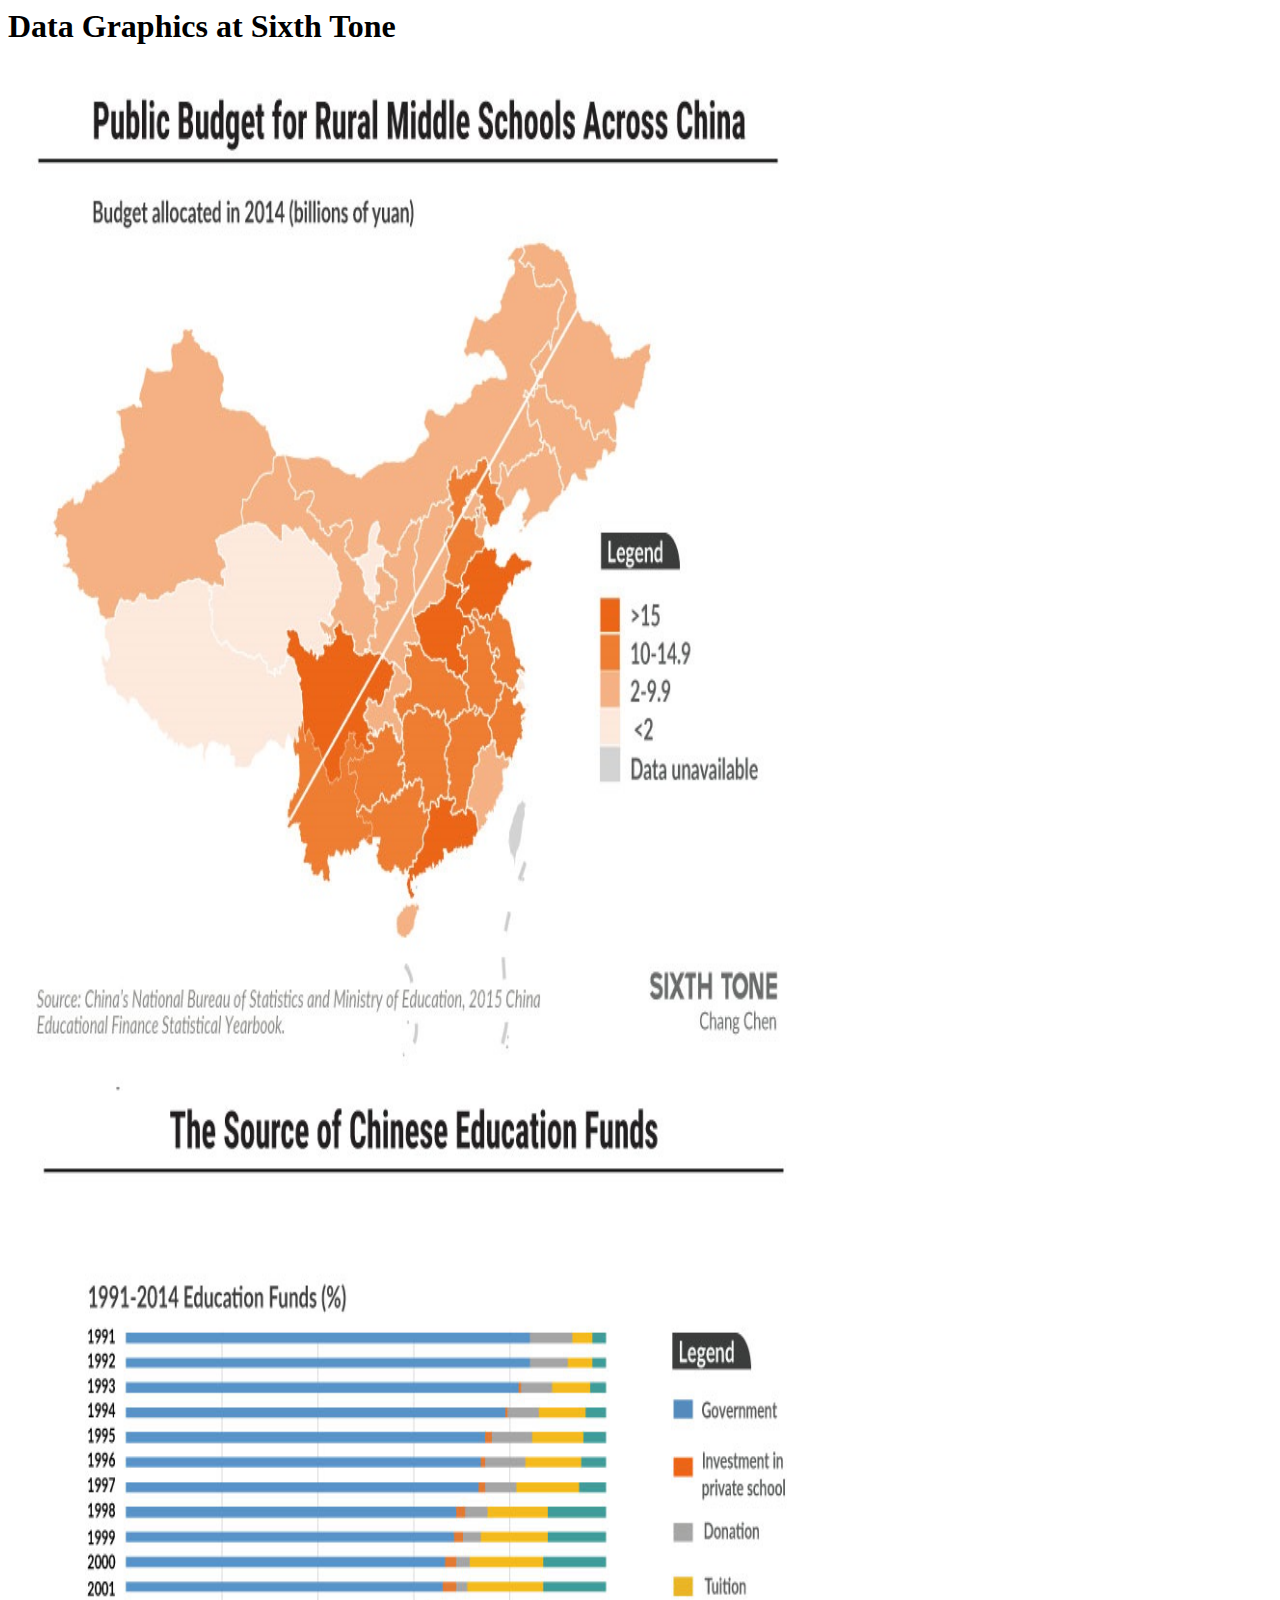
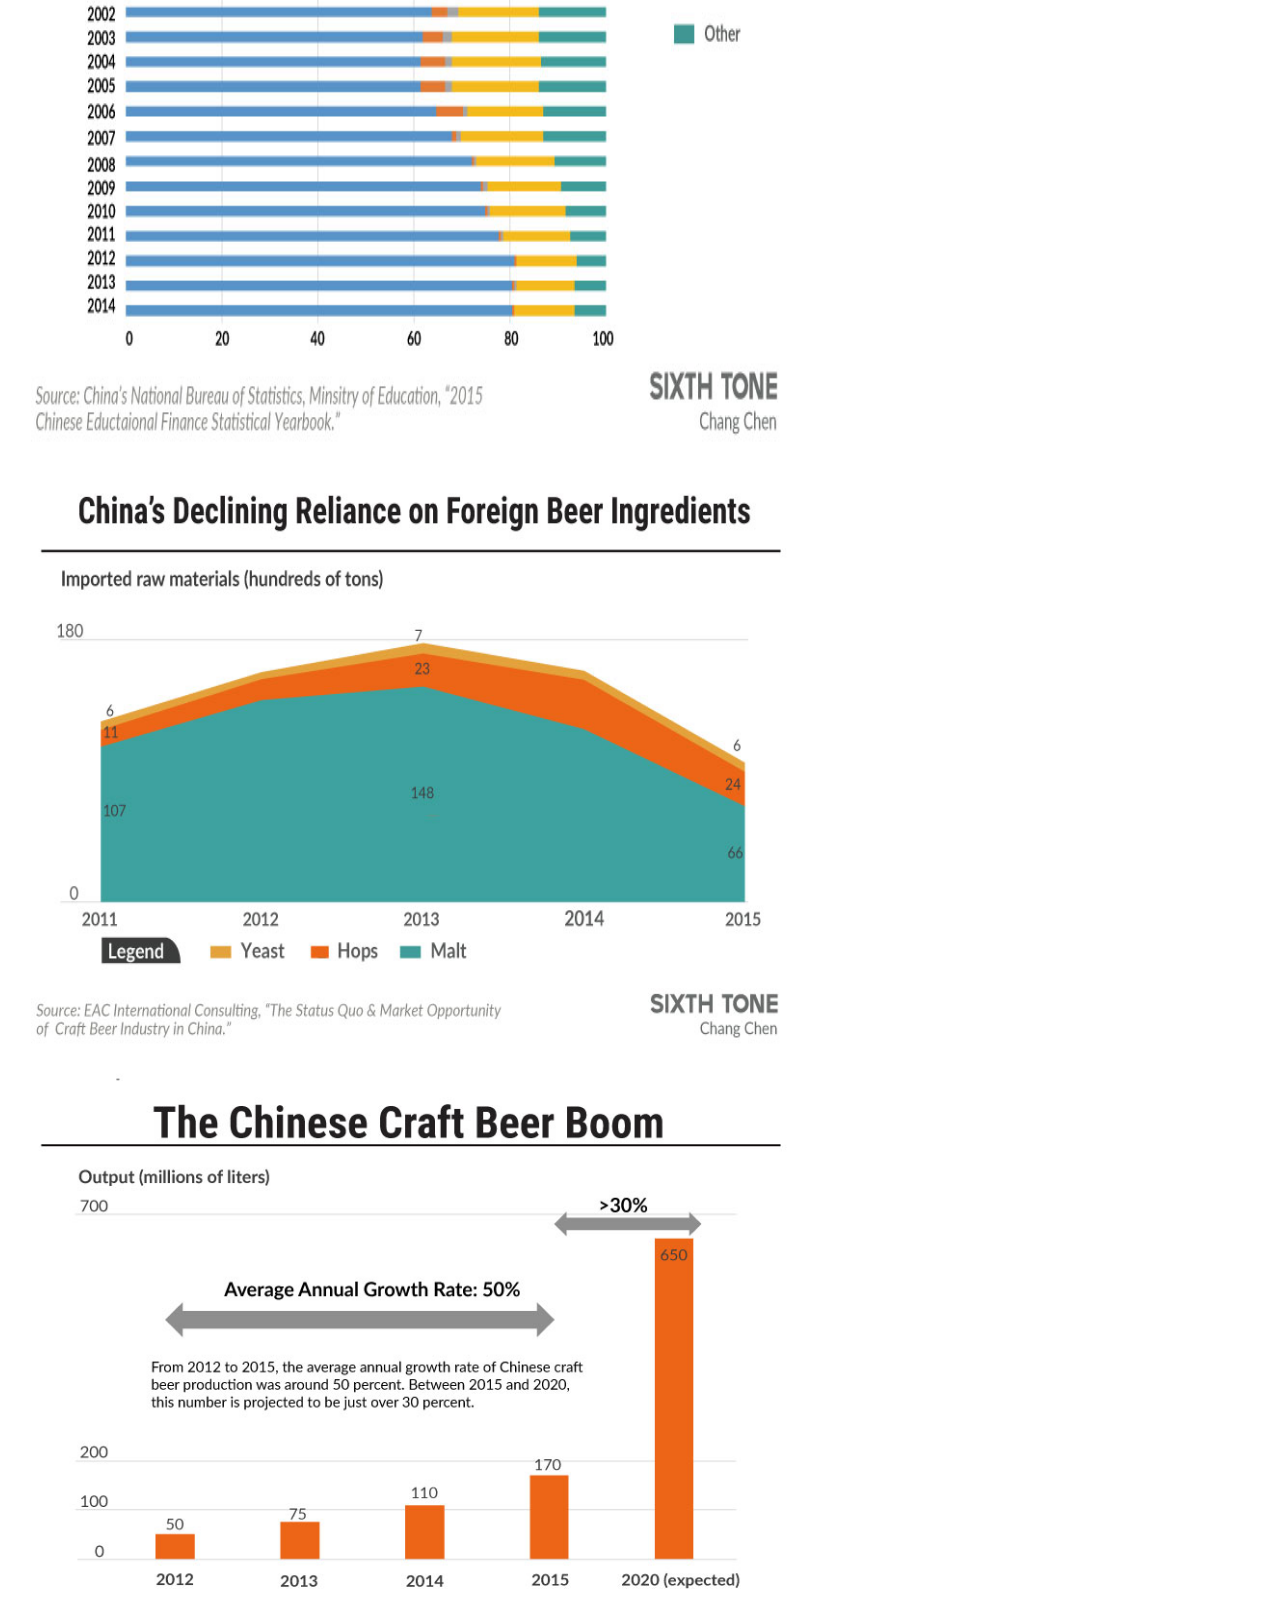
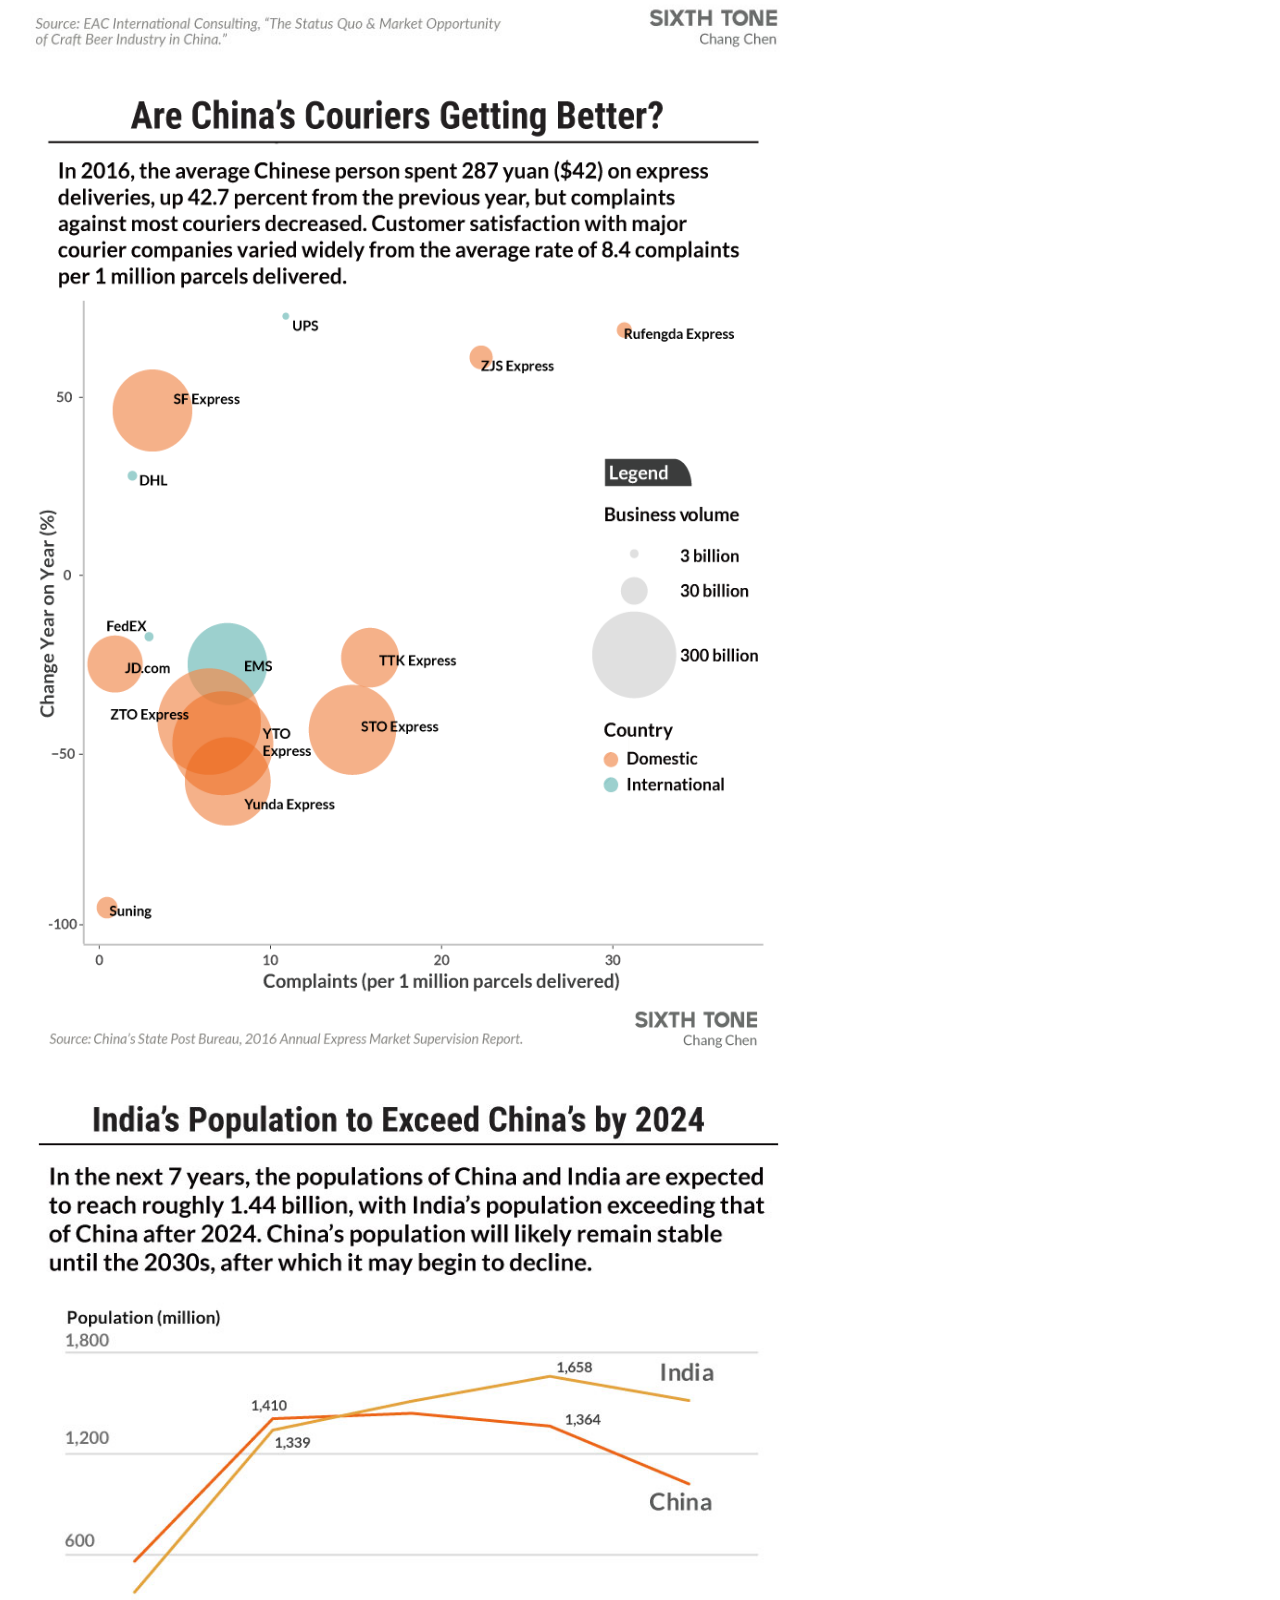
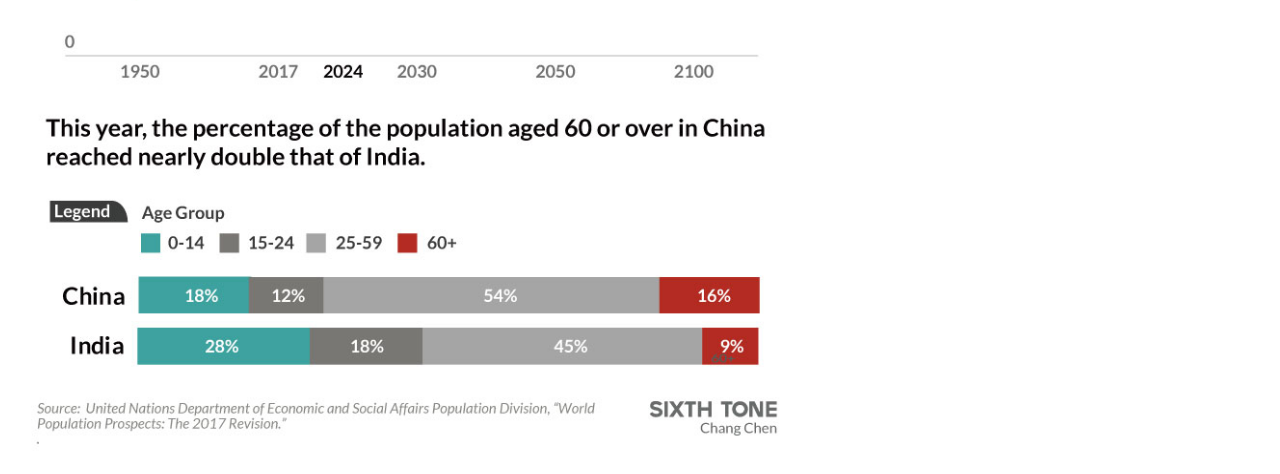
<file: portfolio/sixthtone graphics/index.html>
<html>
<head>
<!-- <link rel="stylesheet" type="text/css" href="data_tables/media/css/jquery.dataTables.min.css"> -->

<link rel="stylesheet" type="text/css" href="style.css"/>


<!-- <link rel="stylesheet" type="text/css" href="data_tables/media/datatables.css">

<script type="text/javascript" charset="utf8" src="data_tables/media/datatables.js"></script>
<link rel="stylesheet" type="text/css" href="style.css"/>
<script src="finished.js"></script> -->
</head>

<body>


<h1 class= "title">Data Graphics at Sixth Tone</h1>

 <img src="image/edu-map3.jpg" alt="graphic." title="Graduation day!"  width="800px" height="1000px"/>

 <img src="image/fund-trend.jpg" alt="graphic." title="Graduation day!"  width="800px" height="1000px"/>

<img src="image/beer-raw-material.jpg" alt="graphic." title="Graduation day!"  width="800px" height="600px"/>
<img src="image/beer-output.jpg" alt="graphic." title="Graduation day!"  width="800px" height="600px"/>

 <img src="image/courier published.png" alt="graphic." title="Graduation day!" width="800px" height="1000px"/>

 <img src="image/population final.jpg" alt="graphic." title="Graduation day!"  width="800px" height="1000px"/>



</body>
<!-- <footer><p>Source: the most recent <a href="https://collegescorecard.ed.gov/data/" target="_blank">College Scorecard database</a> released by the Obama Administration.The raw data contains more than 1,700 columns of education records on over 7,800 campuses in the U.S.</p>
<p>Adapted from NICAR's collegeScorecard-Simplified version, this database extracted the most newsworthy fields which can be used to investigate the upward moility of Missouri colleges.</p>
</footer> -->
</html>
</file>
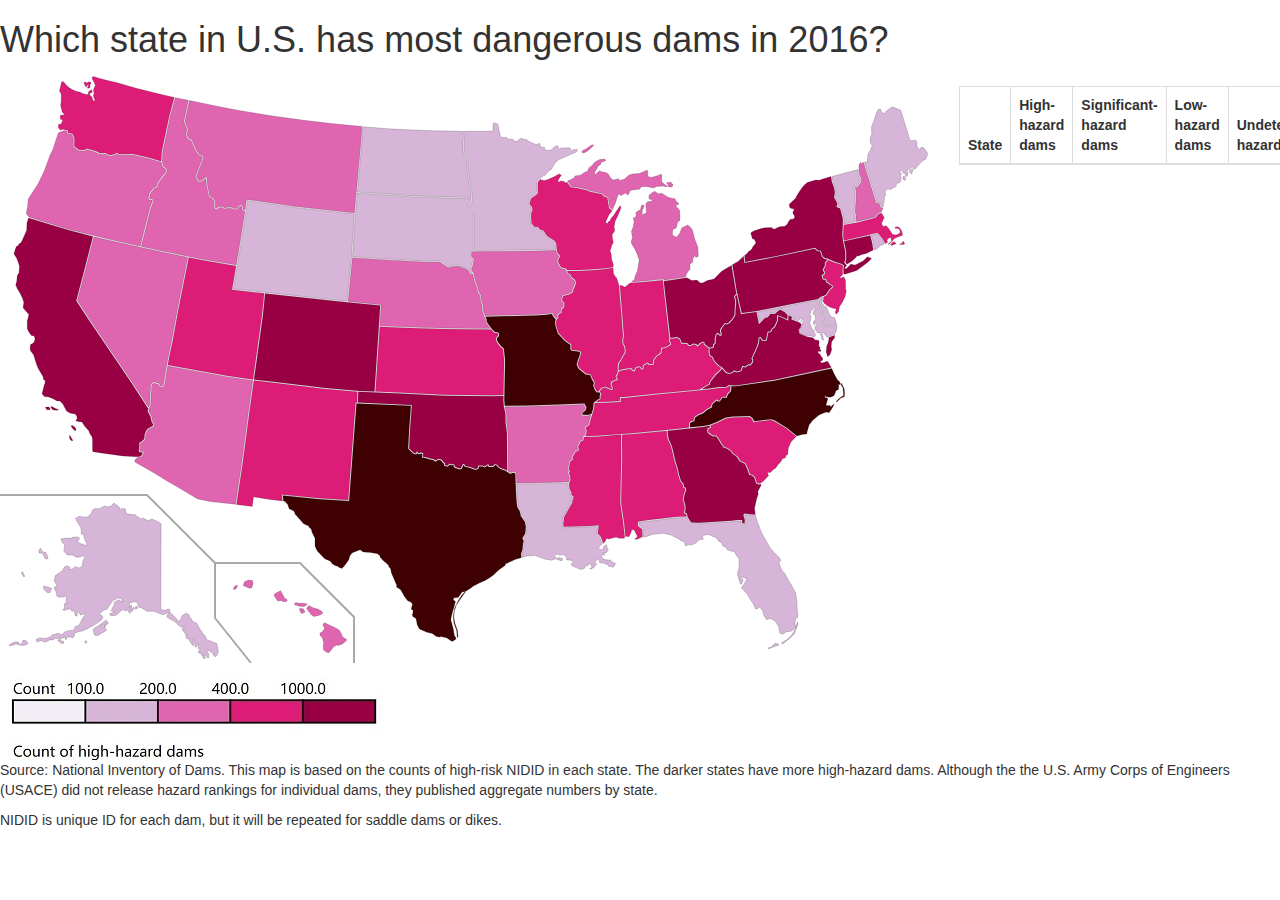
<file: portfolio/U.S. dangerous dams/index.html>
<!DOCTYPE html>
<html >
<head>
  <meta charset="UTF-8">
  <title>U.S. Dangerous Dams</title>

      <link rel="stylesheet" href="css/style.css">
      <script src="http://d3js.org/d3.v3.min.js"></script>
      <script src="http://d3js.org/colorbrewer.v1.min.js"></script>
      <script
        src="https://code.jquery.com/jquery-3.2.1.min.js"
        integrity="sha256-hwg4gsxgFZhOsEEamdOYGBf13FyQuiTwlAQgxVSNgt4="
        crossorigin="anonymous"></script>

      <script type="text/javascript" src="https://cdn.datatables.net/1.10.15/js/jquery.dataTables.min.js"></script>
      <link rel="stylesheet" type="text/css" href="https://maxcdn.bootstrapcdn.com/bootstrap/3.3.7/css/bootstrap.min.css">
      <link rel="stylesheet" type="text/css" href="https://cdn.datatables.net/1.10.15/css/jquery.dataTables.min.css">

      <script type="text/javascript" charset="utf8" src="https://maxcdn.bootstrapcdn.com/bootstrap/3.3.7/js/bootstrap.min.js"></script>

</head>

<body>
<h1>Which state in U.S. has most dangerous dams in 2016?</h1>

<svg xmlns="http://www.w3.org/2000/svg" width="959" height="593">
 <g class="states" id="states">
  <path id="AK" fill="#D3D3D3" d="M161.1,453.7 l-0.3,85.4 1.6,1 3.1,0.2 1.5,-1.1 h2.6 l0.2,2.9 7,6.8 0.5,2.6 3.4,-1.9 0.6,-0.2 0.3,-3.1 1.5,-1.6 1.1,-0.2 1.9,-1.5 3.1,2.1 0.6,2.9 1.9,1.1 1.1,2.4 3.9,1.8 3.4,6 2.7,3.9 2.3,2.7 1.5,3.7 5,1.8 5.2,2.1 1,4.4 0.5,3.1 -1,3.4 -1.8,2.3 -1.6,-0.8 -1.5,-3.1 -2.7,-1.5 -1.8,-1.1 -0.8,0.8 1.5,2.7 0.2,3.7 -1.1,0.5 -1.9,-1.9 -2.1,-1.3 0.5,1.6 1.3,1.8 -0.8,0.8 c0,0 -0.8,-0.3 -1.3,-1 -0.5,-0.6 -2.1,-3.4 -2.1,-3.4 l-1,-2.3 c0,0 -0.3,1.3 -1,1 -0.6,-0.3 -1.3,-1.5 -1.3,-1.5 l1.8,-1.9 -1.5,-1.5 v-5 h-0.8 l-0.8,3.4 -1.1,0.5 -1,-3.7 -0.6,-3.7 -0.8,-0.5 0.3,5.7 v1.1 l-1.5,-1.3 -3.6,-6 -2.1,-0.5 -0.6,-3.7 -1.6,-2.9 -1.6,-1.1 v-2.3 l2.1,-1.3 -0.5,-0.3 -2.6,0.6 -3.4,-2.4 -2.6,-2.9 -4.8,-2.6 -4,-2.6 1.3,-3.2 v-1.6 l-1.8,1.6 -2.9,1.1 -3.7,-1.1 -5.7,-2.4 h-5.5 l-0.6,0.5 -6.5,-3.9 -2.1,-0.3 -2.7,-5.8 -3.6,0.3 -3.6,1.5 0.5,4.5 1.1,-2.9 1,0.3 -1.5,4.4 3.2,-2.7 0.6,1.6 -3.9,4.4 -1.3,-0.3 -0.5,-1.9 -1.3,-0.8 -1.3,1.1 -2.7,-1.8 -3.1,2.1 -1.8,2.1 -3.4,2.1 -4.7,-0.2 -0.5,-2.1 3.7,-0.6 v-1.3 l-2.3,-0.6 1,-2.4 2.3,-3.9 v-1.8 l0.2,-0.8 4.4,-2.3 1,1.3 h2.7 l-1.3,-2.6 -3.7,-0.3 -5,2.7 -2.4,3.4 -1.8,2.6 -1.1,2.3 -4.2,1.5 -3.1,2.6 -0.3,1.6 2.3,1 0.8,2.1 -2.7,3.2 -6.5,4.2 -7.8,4.2 -2.1,1.1 -5.3,1.1 -5.3,2.3 1.8,1.3 -1.5,1.5 -0.5,1.1 -2.7,-1 -3.2,0.2 -0.8,2.3 h-1 l0.3,-2.4 -3.6,1.3 -2.9,1 -3.4,-1.3 -2.9,1.9 h-3.2 l-2.1,1.3 -1.6,0.8 -2.1,-0.3 -2.6,-1.1 -2.3,0.6 -1,1 -1.6,-1.1 v-1.9 l3.1,-1.3 6.3,0.6 4.4,-1.6 2.1,-2.1 2.9,-0.6 1.8,-0.8 2.7,0.2 1.6,1.3 1,-0.3 2.3,-2.7 3.1,-1 3.4,-0.6 1.3,-0.3 0.6,0.5 h0.8 l1.3,-3.7 4,-1.5 1.9,-3.7 2.3,-4.5 1.6,-1.5 0.3,-2.6 -1.6,1.3 -3.4,0.6 -0.6,-2.4 -1.3,-0.3 -1,1 -0.2,2.9 -1.5,-0.2 -1.5,-5.8 -1.3,1.3 -1.1,-0.5 -0.3,-1.9 -4,0.2 -2.1,1.1 -2.6,-0.3 1.5,-1.5 0.5,-2.6 -0.6,-1.9 1.5,-1 1.3,-0.2 -0.6,-1.8 v-4.4 l-1,-1 -0.8,1.5 h-6.1 l-1.5,-1.3 -0.6,-3.9 -2.1,-3.6 v-1 l2.1,-0.8 0.2,-2.1 1.1,-1.1 -0.8,-0.5 -1.3,0.5 -1.1,-2.7 1,-5 4.5,-3.2 2.6,-1.6 1.9,-3.7 2.7,-1.3 2.6,1.1 0.3,2.4 2.4,-0.3 3.2,-2.4 1.6,0.6 1,0.6 h1.6 l2.3,-1.3 0.8,-4.4 c0,0 0.3,-2.9 1,-3.4 0.6,-0.5 1,-1 1,-1 l-1.1,-1.9 -2.6,0.8 -3.2,0.8 -1.9,-0.5 -3.6,-1.8 -5,-0.2 -3.6,-3.7 0.5,-3.9 0.6,-2.4 -2.1,-1.8 -1.9,-3.7 0.5,-0.8 6.8,-0.5 h2.1 l1,1 h0.6 l-0.2,-1.6 3.9,-0.6 2.6,0.3 1.5,1.1 -1.5,2.1 -0.5,1.5 2.7,1.6 5,1.8 1.8,-1 -2.3,-4.4 -1,-3.2 1,-0.8 -3.4,-1.9 -0.5,-1.1 0.5,-1.6 -0.8,-3.9 -2.9,-4.7 -2.4,-4.2 2.9,-1.9 h3.2 l1.8,0.6 4.2,-0.2 3.7,-3.6 1.1,-3.1 3.7,-2.4 1.6,1 2.7,-0.6 3.7,-2.1 1.1,-0.2 1,0.8 4.5,-0.2 2.7,-3.1 h1.1 l3.6,2.4 1.9,2.1 -0.5,1.1 0.6,1.1 1.6,-1.6 3.9,0.3 0.3,3.7 1.9,1.5 7.1,0.6 6.3,4.2 1.5,-1 5.2,2.6 2.1,-0.6 1.9,-0.8 4.8,1.9z m-115.1,28.9 2.1,5.3 -0.2,1 -2.9,-0.3 -1.8,-4 -1.8,-1.5 h-2.4 l-0.2,-2.6 1.8,-2.4 1.1,2.4 1.5,1.5z m-2.6,33.5 3.7,0.8 3.7,1 0.8,1 -1.6,3.7 -3.1,-0.2 -3.4,-3.6z m-20.7,-14.1 1.1,2.6 1.1,1.6 -1.1,0.8 -2.1,-3.1 v-1.9z m-13.7,73.1 3.4,-2.3 3.4,-1 2.6,0.3 0.5,1.6 1.9,0.5 1.9,-1.9 -0.3,-1.6 2.7,-0.6 2.9,2.6 -1.1,1.8 -4.4,1.1 -2.7,-0.5 -3.7,-1.1 -4.4,1.5 -1.6,0.3z m48.9,-4.5 1.6,1.9 2.1,-1.6 -1.5,-1.3z m2.9,3 1.1,-2.3 2.1,0.3 -0.8,1.9 h-2.4z m23.6,-1.9 1.5,1.8 1,-1.1 -0.8,-1.9z m8.8,-12.5 1.1,5.8 2.9,0.8 5,-2.9 4.4,-2.6 -1.6,-2.4 0.5,-2.4 -2.1,1.3 -2.9,-0.8 1.6,-1.1 1.9,0.8 3.9,-1.8 0.5,-1.5 -2.4,-0.8 0.8,-1.9 -2.7,1.9 -4.7,3.6 -4.8,2.9z m42.3,-19.8 2.4,-1.5 -1,-1.8 -1.8,1z" style="fill:#d0d0d0;fill-rule:nonzero;stroke:#000000;stroke-width:0.178287;fill:#D7B5D8">
  </path>
  <path id="HI" fill="#D3D3D3" d="M233.1,519.3 l1.9,-3.6 2.3,-0.3 0.3,0.8 -2.1,3.1z m10.2,-3.7 6.1,2.6 2.1,-0.3 1.6,-3.9 -0.6,-3.4 -4.2,-0.5 -4,1.8z m30.7,10 3.7,5.5 2.4,-0.3 1.1,-0.5 1.5,1.3 3.7,-0.2 1,-1.5 -2.9,-1.8 -1.9,-3.7 -2.1,-3.6 -5.8,2.9z m20.2,8.9 1.3,-1.9 4.7,1 0.6,-0.5 6.1,0.6 -0.3,1.3 -2.6,1.5 -4.4,-0.3z m5.3,5.2 1.9,3.9 3.1,-1.1 0.3,-1.6 -1.6,-2.1 -3.7,-0.3z m7,-1.2 2.3,-2.9 4.7,2.4 4.4,1.1 4.4,2.7 v1.9 l-3.6,1.8 -4.8,1 -2.4,-1.5z m16.6,15.6 1.6,-1.3 3.4,1.6 7.6,3.6 3.4,2.1 1.6,2.4 1.9,4.4 4,2.6 -0.3,1.3 -3.9,3.2 -4.2,1.5 -1.5,-0.6 -3.1,1.8 -2.4,3.2 -2.3,2.9 -1.8,-0.2 -3.6,-2.6 -0.3,-4.5 0.6,-2.4 -1.6,-5.7 -2.1,-1.8 -0.2,-2.6 2.3,-1 2.1,-3.1 0.5,-1 -1.6,-1.8z" style="fill:#d0d0d0;fill-rule:nonzero;stroke:#000000;stroke-width:0.178287;fill:#DF65B0">
  </path>
  <path id="AL" fill="#D3D3D3" d="M628.5,466.4 l0.6,0.2 1.3,-2.7 1.5,-4.4 2.3,0.6 3.1,6 v1 l-2.7,1.9 2.7,0.3 5.2,-2.5 -0.3,-7.6 -2.5,-1.8 -2,-2 0.4,-4 10.5,-1.5 25.7,-2.9 6.7,-0.6 5.6,0.1 -0.5,-2.2 -1.5,-0.8 -0.9,-1.1 1,-2.6 -0.4,-5.2 -1.6,-4.5 0.8,-5.1 1.7,-4.8 -0.2,-1.7 -1.8,-0.7 -0.5,-3.6 -2.7,-3.4 -2,-6.5 -1.4,-6.7 -1.8,-5 -3.8,-16 -3.5,-7.9 -0.8,-5.6 0.1,-2.2 -9,0.8 -23.4,2.2 -12.2,0.8 -0.2,6.4 0.2,16.7 -0.7,31 -0.3,14.1 2.8,18.8 1.6,14.7z" style="fill:#d0d0d0;fill-rule:nonzero;stroke:#000000;stroke-width:0.178287;fill:#DD1C77">
  </path>
  <path id="AR" fill="#D3D3D3" d="M587.3,346.1 l-6.4,-0.7 0.9,-3.1 3.1,-2.6 0.6,-2.3 -1.8,-2.9 -31.9,1.2 -23.3,0.7 -23.6,0.3 1.5,6.9 0.1,8.5 1.4,10.9 0.3,38.2 2.1,1.6 3,-1.2 2.9,1.2 0.4,10.1 25.2,-0.2 26.8,-0.8 0.9,-1.9 -0.3,-3.8 -1.7,-3.1 1.5,-1.4 -1.4,-2.2 0.7,-2.4 1.1,-5.9 2.7,-2.3 -0.8,-2.2 4,-5.6 2.5,-1.1 -0.1,-1.7 -0.5,-1.7 2.9,-5.8 2.5,-1.1 0.2,-3.3 2.1,-1.4 0.9,-4.1 -1.4,-4 4.2,-2.4 0.3,-2.1 1.2,-4.2 0.9,-3.1z" style="fill:#d0d0d0;fill-rule:nonzero;stroke:#000000;stroke-width:0.178287;fill:#DF65B0">
  </path>
  <path id="AZ" fill="#D3D3D3" d="M135.1,389.7 l-0.3,1.5 0.5,1 18.9,10.7 12.1,7.6 14.7,8.6 16.8,10 12.3,2.4 25.4,2.7 6,-39.6 7,-53.1 4.4,-31 -24.6,-3.6 -60.7,-11 -0.2,1.1 -2.6,16.5 -2.1,3.8 -2.8,-0.2 -1.2,-2.6 -2.6,-0.4 -1.2,-1.1 -1.1,0.1 -2.1,1.7 -0.3,6.8 -0.3,1.5 -0.5,12.5 -1.5,2.4 -0.4,3.3 2.8,5 1.1,5.5 0.7,1.1 1.1,0.9 -0.4,2.4 -1.7,1.2 -3.4,1.6 -1.6,1.8 -1.6,3.6 -0.5,4.9 -3,2.9 -1.9,0.9 -0.1,5.8 -0.6,1.6 0.5,0.8 3.9,0.4 -0.9,3 -1.7,2.4 -3.7,0.4z" style="fill:#d0d0d0;fill-rule:nonzero;stroke:#000000;stroke-width:0.178287;fill:#DF65B0">
  </path>
  <path id="CA" fill="#D3D3D3" d="M122.7,385.9 l-19.7,-2.7 -10,-1.5 -0.5,-1.8 v-9.4 l-0.3,-3.2 -2.6,-4.2 -0.8,-2.3 -3.9,-4.2 -2.9,-4.7 -2.7,-0.2 -3.2,-0.8 -0.3,-1 1.5,-0.6 -0.6,-3.2 -1.5,-2.1 -4.8,-0.8 -3.9,-2.1 -1.1,-2.3 -2.6,-4.8 -2.9,-3.1 h-2.9 l-3.9,-2.1 -4.5,-1.8 -4.2,-0.5 -2.4,-2.7 0.5,-1.9 1.8,-7.1 0.8,-1.9 v-2.4 l-1.6,-1 -0.5,-2.9 -1.5,-2.6 -3.4,-5.8 -1.3,-3.1 -1.5,-4.7 -1.6,-5.3 -3.2,-4.4 -0.5,-2.9 0.8,-3.9 h1.1 l2.1,-1.6 1.1,-3.6 -1,-2.7 -2.7,-0.5 -1.9,-2.6 -2.1,-3.7 -0.2,-8.2 0.6,-1.9 0.6,-2.3 0.5,-2.4 -5.7,-6.3 v-2.1 l0.3,-0.5 0.3,-3.2 -1.3,-4 -2.3,-4.8 -2.7,-4.5 -1.8,-3.9 1,-3.7 0.6,-5.8 1.8,-3.1 0.3,-6.5 -1.1,-3.6 -1.6,-4.2 -2.7,-4.2 0.8,-3.2 1.5,-4.2 1.8,-0.8 0.3,-1.1 3.1,-2.6 5.2,-11.8 0.2,-7.4 1.69,-4.9 38.69,11.8 25.6,6.6 -8,31.3 -8.67,33.1 12.63,19.2 42.16,62.3 17.1,26.1 -0.4,3.1 2.8,5.2 1.1,5.4 1,1.5 0.7,0.6 -0.2,1.4 -1.4,1 -3.4,1.6 -1.9,2.1 -1.7,3.9 -0.5,4.7 -2.6,2.5 -2.3,1.1 -0.1,6.2 -0.6,1.9 1,1.7 3,0.3 -0.4,1.6 -1.4,2 -3.9,0.6z m-73.9,-48.9 1.3,1.5 -0.2,1.3 -3.2,-0.1 -0.6,-1.2 -0.6,-1.5z m1.9,0 1.2,-0.6 3.6,2.1 3.1,1.2 -0.9,0.6 -4.5,-0.2 -1.6,-1.6z m20.7,19.8 1.8,2.3 0.8,1 1.5,0.6 0.6,-1.5 -1,-1.8 -2.7,-2 -1.1,0.2 v1.2z m-1.4,8.7 1.8,3.2 1.2,1.9 -1.5,0.2 -1.3,-1.2 c0,0 -0.7,-1.5 -0.7,-1.9 0,-0.4 0,-2.2 0,-2.2z" style="fill:#d0d0d0;fill-rule:nonzero;stroke:#000000;stroke-width:0.178287;fill:#980043">
  </path>
  <path id="CO" fill="#D3D3D3" d="M380.2,235.5 l-36,-3.5 -79.1,-8.6 -2.2,22.1 -7,50.4 -1.9,13.7 34,3.9 37.5,4.4 34.7,3 14.3,0.6z" style="fill:#d0d0d0;fill-rule:nonzero;stroke:#000000;stroke-width:0.178287;fill:#980043">
  </path>
  <path id="CT" fill="#D3D3D3" d="M852,190.9 l3.6,-3.2 1.9,-2.1 0.8,0.6 2.7,-1.5 5.2,-1.1 7,-3.5 -0.6,-4.2 -0.8,-4.4 -1.6,-6 -4.3,1.1 -21.8,4.7 0.6,3.1 1.5,7.3 v8.3 l-0.9,2.1 1.7,2.2z" style="fill:#d0d0d0;fill-rule:nonzero;stroke:#000000;stroke-width:0.178287;fill:#980043">
  </path>
  <path id="DE" fill="#D3D3D3" d="M834.4,247.2 l-1,0.5 -3.6,-2.4 -1.8,-4.7 -1.9,-3.6 -2.3,-1 -2.1,-3.6 0.5,-2 0.5,-2.3 0.1,-1.1 -0.6,0.1 -1.7,1 -2,1.7 -0.2,0.3 1.4,4.1 2.3,5.6 3.7,16.1 5,-0.3 6,-1.1z" style="fill:#d0d0d0;fill-rule:nonzero;stroke:#000000;stroke-width:0.178287;fill:#D7B5D8">
  </path>
  <path id="FL" fill="#D3D3D3" d="M750.2,445.2 l-5.2,-0.7 -0.7,0.8 1.5,4.4 -0.4,5.2 -4.1,-1 -0.2,-2.8 h-4.1 l-5.3,0.7 -32.4,1.9 -8.2,-0.3 -1.7,-1.7 -2.5,-4.2 h-5.9 l-6.6,0.5 -35.4,4.2 -0.3,2.8 1.6,1.6 2.9,2 0.3,8.4 3.3,-0.6 6,-2.1 6,-0.5 4.4,-0.6 7.6,1.8 8.1,3.9 1.6,1.5 2.9,1.1 1.6,1.9 0.3,2.7 3.2,-1.3 h3.9 l3.6,-1.9 3.7,-3.6 3.1,0.2 0.5,-1.1 -0.8,-1 0.2,-1.9 4,-0.8 h2.6 l2.9,1.5 4.2,1.5 2.4,3.7 2.7,1 1.1,3.4 3.4,1.6 1.6,2.6 1.9,0.6 5.2,1.3 1.3,3.1 3,3.7 v9.5 l-1.5,4.7 0.3,2.7 1.3,4.8 1.8,4 0.8,-0.5 1.5,-4.5 -2.6,-1 -0.3,-0.6 1.6,-0.6 4.5,1 0.2,1.6 -3.2,5.5 -2.1,2.4 3.6,3.7 2.6,3.1 2.9,5.3 2.9,3.9 2.1,5 1.8,0.3 1.6,-2.1 1.8,1.1 2.6,4 0.6,3.6 3.1,4.4 0.8,-1.3 3.9,0.3 3.6,2.3 3.4,5.2 0.8,3.4 0.3,2.9 1.1,1 1.3,0.5 2.4,-1 1.5,-1.6 3.9,-0.2 3.1,-1.5 2.7,-3.2 -0.5,-1.9 -0.3,-2.4 0.6,-1.9 -0.3,-1.9 2.4,-1.3 0.3,-3.4 -0.6,-1.8 -0.5,-12 -1.3,-7.6 -4.5,-8.2 -3.6,-5.8 -2.6,-5.3 -2.9,-2.9 -2.9,-7.4 0.7,-1.4 1.1,-1.3 -1.6,-2.9 -4,-3.7 -4.8,-5.5 -3.7,-6.3 -5.3,-9.4 -3.7,-9.7 -2.3,-7.3z m17.7,132.7 2.4,-0.6 1.3,-0.2 1.5,-2.3 2.3,-1.6 1.3,0.5 1.7,0.3 0.4,1.1 -3.5,1.2 -4.2,1.5 -2.3,1.2z m13.5,-5 1.2,1.1 2.7,-2.1 5.3,-4.2 3.7,-3.9 2.5,-6.6 1,-1.7 0.2,-3.4 -0.7,0.5 -1,2.8 -1.5,4.6 -3.2,5.3 -4.4,4.2 -3.4,1.9z" style="fill:#d0d0d0;fill-rule:nonzero;stroke:#000000;stroke-width:0.178287;fill:#D7B5D8">
  </path>
  <path id="GA" fill="#D3D3D3" d="M750.2,444.2 l-5.6,-0.7 -1.4,1.6 1.6,4.7 -0.3,3.9 -2.2,-0.6 -0.2,-3 h-5.2 l-5.3,0.7 -32.3,1.9 -7.7,-0.3 -1.4,-1.2 -2.5,-4.3 -0.8,-3.3 -1.6,-0.9 -0.5,-0.5 0.9,-2.2 -0.4,-5.5 -1.6,-4.5 0.8,-4.9 1.7,-4.8 -0.2,-2.5 -1.9,-0.7 -0.4,-3.2 -2.8,-3.5 -1.9,-6.2 -1.5,-7 -1.7,-4.8 -3.8,-16 -3.5,-8 -0.8,-5.3 0.1,-2.3 3.3,-0.3 13.6,-1.6 18.6,-2 6.3,-1.1 0.5,1.4 -2.2,0.9 -0.9,2.2 0.4,2 1.4,1.6 4.3,2.7 3.2,-0.1 3.2,4.7 0.6,1.6 2.3,2.8 0.5,1.7 4.7,1.8 3,2.2 2.3,3 2.3,1.3 2,1.8 1.4,2.7 2.1,1.9 4.1,1.8 2.7,6 1.7,5.1 2.8,0.7 2.1,1.9 2,5.7 2.9,1.6 1.7,-0.8 0.4,1.2 -3.3,6.2 0.5,2.6 -1.5,4.2 -2.3,10 0.8,6.3z" style="fill:#d0d0d0;fill-rule:nonzero;stroke:#000000;stroke-width:0.178287;fill:#980043">
  </path>
  <path id="IA" fill="#D3D3D3" d="M556.8,183.6 l2.1,2.1 0.3,0.7 -2,3 0.3,4 2.6,4.1 3.1,1.6 2.4,0.3 0.9,1.8 0.2,2.4 2.5,1 0.9,1.1 0.5,1.6 3.8,3.3 0.6,1.9 -0.7,3 -1.7,3.7 -0.6,2.4 -2.1,1.6 -1.6,0.5 -5.7,1.5 -1.6,4.8 0.8,1.8 1.7,1.5 -0.2,3.5 -1.9,1.4 -0.7,1.8 v2.4 l-1.4,0.4 -1.7,1.4 -0.5,1.7 0.4,1.7 -1.3,1 -2.3,-2.7 -1.4,-2.8 -8.3,0.8 -10,0.6 -49.2,1.2 -1.6,-4.3 -0.4,-6.7 -1.4,-4.2 -0.7,-5.2 -2.2,-3.7 -1,-4.6 -2.7,-7.8 -1.1,-5.6 -1.4,-1.9 -1.3,-2.9 1.7,-3.8 1.2,-6.1 -2.7,-2.2 -0.3,-2.4 0.7,-2.4 1.8,-0.3 61.1,-0.6 21.2,-0.7z" style="fill:#d0d0d0;fill-rule:nonzero;stroke:#000000;stroke-width:0.178287;fill:#DF65B0">
  </path>
  <path id="ID" fill="#D3D3D3" d="M175.3,27.63 l-4.8,17.41 -4.5,20.86 -3.4,16.22 -0.4,9.67 1.2,4.44 3.5,2.66 -0.2,3.91 -3.9,4.4 -4.5,6.6 -0.9,2.9 -1.2,1.1 -1.8,0.8 -4.3,5.3 -0.4,3.1 -0.4,1.1 0.6,1 2.6,-0.1 1.1,2.3 -2.4,5.8 -1.2,4.2 -8.8,35.3 20.7,4.5 39.5,7.9 34.8,6.1 4.9,-29.2 3.8,-24.1 -2.7,-2.4 -0.4,-2.6 -0.8,-1.1 -2.1,1 -0.7,2.6 -3.2,0.5 -3.9,-1.6 -3.8,0.1 -2.5,0.7 -3.4,-1.5 -2.4,0.2 -2.4,2 -2,-1.1 -0.7,-4 0.7,-2.9 -2.5,-2.9 -3.3,-2.6 -2.7,-13.1 -0.1,-4.7 -0.3,-0.1 -0.2,0.4 -5.1,3.5 -1.7,-0.2 -2.9,-3.4 -0.2,-3.1 7,-17.13 -0.4,-1.94 -3.4,-1.15 -0.6,-1.18 -2.6,-3.46 -4.6,-10.23 -3.2,-1.53 -2,-4.95 1.3,-4.63 -3.2,-7.58 4.4,-21.52z" style="fill:#d0d0d0;fill-rule:nonzero;stroke:#000000;stroke-width:0.178287;fill:#DF65B0">
  </path>
  <path id="IL" fill="#D3D3D3" d="M618.7,214.3 l-0.8,-2.6 -1.3,-3.7 -1.6,-1.8 -1.5,-2.6 -0.4,-5.5 -15.9,1.8 -17.4,1 h-12.3 l0.2,2.1 2.2,0.9 1.1,1.4 0.4,1.4 3.9,3.4 0.7,2.4 -0.7,3.3 -1.7,3.7 -0.8,2.7 -2.4,1.9 -1.9,0.6 -5.2,1.3 -1.3,4.1 0.6,1.1 1.9,1.8 -0.2,4.3 -2.1,1.6 -0.5,1.3 v2.8 l-1.8,0.6 -1.4,1.2 -0.4,1.2 0.4,2 -1.6,1.3 -0.9,2.8 0.3,3.9 2.3,7 7,7.6 5.7,3.7 v4.4 l0.7,1.2 6.6,0.6 2.7,1.4 -0.7,3.5 -2.2,6.2 -0.8,3 2,3.7 6.4,5.3 4.8,0.8 2.2,5.1 2,3.4 -0.9,2.8 1.5,3.8 1.7,2.1 1.6,-0.3 1,-2.2 2.4,-1.7 2.8,-1 6.1,2.5 0.5,-0.2 v-1.1 l-1.2,-2.7 0.4,-2.8 2.4,-1.6 3.4,-1.2 -0.5,-1.3 -0.8,-2 1.2,-1.3 1,-2.7 v-4 l0.4,-4.9 2.5,-3 1.8,-3.8 2.5,-4 -0.5,-5.3 -1.8,-3.2 -0.3,-3.3 0.8,-5.3 -0.7,-7.2 -1.1,-15.8 -1.4,-15.3 -0.9,-11.7z" style="fill:#d0d0d0;fill-rule:nonzero;stroke:#000000;stroke-width:0.178287;fill:#DD1C77">
  </path>
  <path id="IN" fill="#D3D3D3" d="M622.9,216.1 l1.5,1 1.1,-0.3 2.1,-1.9 2.5,-1.8 14.3,-1.1 18.4,-1.8 1.6,15.5 4.9,42.6 -0.6,2.9 1.3,1.6 0.2,1.3 -2.3,1.6 -3.6,1.7 -3.2,0.4 -0.5,4.8 -4.7,3.6 -2.9,4 0.2,2.4 -0.5,1.4 h-3.5 l-1.4,-1.7 -5.2,3 0.2,3.1 -0.9,0.2 -0.5,-0.9 -2.4,-1.7 -3.6,1.5 -1.4,2.9 -1.2,-0.6 -1.6,-1.8 -4.4,0.5 -5.7,1 -2.5,1.3 v-2.6 l0.4,-4.7 2.3,-2.9 1.8,-3.9 2.7,-4.2 -0.5,-5.8 -1.8,-3.1 -0.3,-3.2 0.8,-5.3 -0.7,-7.1 -0.9,-12.6 -2.5,-30.1z" style="fill:#d0d0d0;fill-rule:nonzero;stroke:#000000;stroke-width:0.178287;fill:#DD1C77">
  </path>
  <path id="KS" fill="#D3D3D3" d="M485.9,259.5 l-43.8,-0.6 -40.6,-1.2 -21.7,-0.9 -4.3,64.8 24.3,1 44.7,2.1 46.3,0.6 12.6,-0.3 0.7,-35 -1.2,-11.1 -2.5,-2 -2.4,-3 -2.3,-3.6 0.6,-3 1.7,-1.4 v-2.1 l-0.8,-0.7 -2.6,-0.2 -3.5,-3.4z" style="fill:#d0d0d0;fill-rule:nonzero;stroke:#000000;stroke-width:0.178287;fill:#DD1C77">
  </path>
  <path id="KY" fill="#D3D3D3" d="M607.2,331.8 l12.6,-0.7 0.1,-4.1 h4.3 l30.4,-3.2 45.1,-4.3 5.6,-3.6 3.9,-2.1 0.1,-1.9 6,-7.8 4.1,-3.6 2.1,-2.4 -3.3,-2 -2.5,-2.7 -3,-3.8 -0.5,-2.2 -2.6,-1.4 -0.9,-1.9 -0.2,-6.1 -2.6,-2 -1.9,-1.1 -0.5,-2.3 -1.3,0.2 -2,1.2 -2.5,2.7 -1.9,-1.7 -2.5,-0.5 -2.4,1.4 h-2.3 l-1.8,-2 -5.6,-0.1 -1.8,-4.5 -2.9,-1.5 -2.1,0.8 -4.2,0.2 -0.5,2.1 1.2,1.5 0.3,2.1 -2.8,2 -3.8,1.8 -2.6,0.4 -0.5,4.5 -4.9,3.6 -2.6,3.7 0.2,2.2 -0.9,2.3 -4.5,-0.1 -1.3,-1.3 -3.9,2.2 0.2,3.3 -2.4,0.6 -0.8,-1.4 -1.7,-1.2 -2.7,1.1 -1.8,3.5 -2.2,-1 -1.4,-1.6 -3.7,0.4 -5.6,1 -2.8,1.3 -1.2,3.4 -1,1 1.5,3.7 -4.2,1.4 -1.9,1.4 -0.4,2.2 1.2,2.4 v2.2 l-1.6,0.4 -6.1,-2.5 -2.3,0.9 -2,1.4 -0.8,1.8 1.7,2.4 -0.9,1.8 -0.1,3.3 -2.4,1.3 -2.1,1.7z" style="fill:#d0d0d0;fill-rule:nonzero;stroke:#000000;stroke-width:0.178287;fill:#DD1C77">
  </path>
  <path id="LA" fill="#D3D3D3" d="M526.9,485.9 l8.1,-0.3 10.3,3.6 6.5,1.1 3.7,-1.5 3.2,1.1 3.2,1 0.8,-2.1 -3.2,-1.1 -2.6,0.5 -2.7,-1.6 0.8,-1.5 3.1,-1 1.8,1.5 1.8,-1 3.2,0.6 1.5,2.4 0.3,2.3 4.5,0.3 1.8,1.8 -0.8,1.6 -1.3,0.8 1.6,1.6 8.4,3.6 3.6,-1.3 1,-2.4 2.6,-0.6 1.8,-1.5 1.3,1 0.8,2.9 -2.3,0.8 0.6,0.6 3.4,-1.3 2.3,-3.4 0.8,-0.5 -2.1,-0.3 0.8,-1.6 -0.2,-1.5 2.1,-0.5 1.1,-1.3 0.6,0.8 0.6,3.1 4.2,0.6 4,1.9 1,1.5 h2.9 l1.1,1 2.3,-3.1 v-1.5 h-1.3 l-3.4,-2.7 -5.8,-0.8 -3.2,-2.3 1.1,-2.7 2.3,0.3 0.2,-0.6 -1.8,-1 v-0.5 h3.2 l1.8,-3.1 -1.3,-1.9 -0.3,-2.7 -1.5,0.2 -1.9,2.1 -0.6,2.6 -3.1,-0.6 -1,-1.8 1.8,-1.9 1.9,-1.7 -2.2,-6.5 -3.4,-3.4 1,-7.3 -0.2,-0.5 -1.3,0.2 -33.1,1.4 -0.8,-2.4 0.8,-8.5 8.6,-14.8 -0.9,-2.6 1.4,-0.4 0.4,-2 -2.2,-2 0.1,-1.9 -2,-4.5 -0.4,-5.1 0.1,-0.7 -26.4,0.8 -25.2,0.1 0.4,9.7 0.7,9.5 0.5,3.7 2.6,4.5 0.9,4.4 4.3,6 0.3,3.1 0.6,0.8 -0.7,8.3 -2.8,4.6 1.2,2.4 -0.5,2.6 -0.8,7.3 -1.3,3 0.2,3.7z" style="fill:#d0d0d0;fill-rule:nonzero;stroke:#000000;stroke-width:0.178287;fill:#D7B5D8">
  </path>
  <path id="MA" fill="#D3D3D3" d="M887.5,172.5 l-0.5,-2.3 0.8,-1.5 2.9,-1.5 0.8,3.1 -0.5,1.8 -2.4,1.5 v1 l1.9,-1.5 3.9,-4.5 3.9,-1.9 4.2,-1.5 -0.3,-2.4 -1,-2.9 -1.9,-2.4 -1.8,-0.8 -2.1,0.2 -0.5,0.5 1,1.3 1.5,-0.8 2.1,1.6 0.8,2.7 -1.8,1.8 -2.3,1 -3.6,-0.5 -3.9,-6 -2.3,-2.6 h-1.8 l-1.1,0.8 -1.9,-2.6 0.3,-1.5 2.4,-5.2 -2.9,-4.4 -3.7,1.8 -1.8,2.9 -18.3,4.7 -13.8,2.5 -0.6,10.6 0.7,4.9 22,-4.8 11.2,-2.8 2,1.6 3.4,4.3 2.9,4.7z m12.5,1.4 2.2,-0.7 0.5,-1.7 1,0.1 1,2.3 -1.3,0.5 -3.9,0.1z m-9.4,0.8 2.3,-2.6 h1.6 l1.8,1.5 -2.4,1 -2.2,1z" style="fill:#d0d0d0;fill-rule:nonzero;stroke:#000000;stroke-width:0.178287;fill:#DD1C77">
  </path>
  <path id="MD" fill="#D3D3D3" d="M834.8,264.1 l1.7,-3.8 0.5,-4.8 -6.3,1.1 -5.8,0.3 -3.8,-16.8 -2.3,-5.5 -1.5,-4.6 -22.2,4.3 -37.6,7.6 2,10.4 4.8,-4.9 2.5,-0.7 1.4,-1.5 1.8,-2.7 1.6,0.7 2.6,-0.2 2.6,-2.1 2,-1.5 2.1,-0.6 1.5,1.1 2.7,1.4 1.9,1.8 1.3,1.4 4.8,1.6 -0.6,2.9 5.8,2.1 2.1,-2.6 3.7,2.5 -2.1,3.3 -0.7,3.3 -1.8,2.6 v2.1 l0.3,0.8 2,1.3 3.4,1.1 4.3,-0.1 3.1,1 2.1,0.3 1,-2.1 -1.5,-2.1 v-1.8 l-2.4,-2.1 -2.1,-5.5 1.3,-5.3 -0.2,-2.1 -1.3,-1.3 c0,0 1.5,-1.6 1.5,-2.3 0,-0.6 0.5,-2.1 0.5,-2.1 l1.9,-1.3 1.9,-1.6 0.5,1 -1.5,1.6 -1.3,3.7 0.3,1.1 1.8,0.3 0.5,5.5 -2.1,1 0.3,3.6 0.5,-0.2 1.1,-1.9 1.6,1.8 -1.6,1.3 -0.3,3.4 2.6,3.4 3.9,0.5 1.6,-0.8 3.2,4.2 1,0.4z m-14.5,0.2 1.1,2.5 0.2,1.8 1.1,1.9 c0,0 0.9,-0.9 0.9,-1.2 0,-0.3 -0.7,-3.1 -0.7,-3.1 l-0.7,-2.3z" style="fill:#d0d0d0;fill-rule:nonzero;stroke:#000000;stroke-width:0.178287;fill:#D7B5D8">
  </path>
  <path id="ME" fill="#D3D3D3" d="M865.8,91.9 l1.5,0.4 v-2.6 l0.8,-5.5 2.6,-4.7 1.5,-4 -1.9,-2.4 v-6 l0.8,-1 0.8,-2.7 -0.2,-1.5 -0.2,-4.8 1.8,-4.8 2.9,-8.9 2.1,-4.2 h1.3 l1.3,0.2 v1.1 l1.3,2.3 2.7,0.6 0.8,-0.8 v-1 l4,-2.9 1.8,-1.8 1.5,0.2 6,2.4 1.9,1 9.1,29.9 h6 l0.8,1.9 0.2,4.8 2.9,2.3 h0.8 l0.2,-0.5 -0.5,-1.1 2.8,-0.5 1.9,2.1 2.3,3.7 v1.9 l-2.1,4.7 -1.9,0.6 -3.4,3.1 -4.8,5.5 c0,0 -0.6,0 -1.3,0 -0.6,0 -1,-2.1 -1,-2.1 l-1.8,0.2 -1,1.5 -2.4,1.5 -1,1.5 1.6,1.5 -0.5,0.6 -0.5,2.7 -1.9,-0.2 v-1.6 l-0.3,-1.3 -1.5,0.3 -1.8,-3.2 -2.1,1.3 1.3,1.5 0.3,1.1 -0.8,1.3 0.3,3.1 0.2,1.6 -1.6,2.6 -2.9,0.5 -0.3,2.9 -5.3,3.1 -1.3,0.5 -1.6,-1.5 -3.1,3.6 1,3.2 -1.5,1.3 -0.2,4.4 -1.1,6.3 -2.2,-0.9 -0.5,-3.1 -4,-1.1 -0.2,-2.5 -11.7,-37.43z m36.5,15.6 1.5,-1.5 1.4,1.1 0.6,2.4 -1.7,0.9z m6.7,-5.9 1.8,1.9 c0,0 1.3,0.1 1.3,-0.2 0,-0.3 0.2,-2 0.2,-2 l0.9,-0.8 -0.8,-1.8 -2,0.7z" style="fill:#d0d0d0;fill-rule:nonzero;stroke:#000000;stroke-width:0.178287;fill:#D7B5D8">
  </path>
  <path id="MI" fill="#D3D3D3" d="M644.5,211 l19.1,-1.9 0.2,1.1 9.9,-1.5 12,-1.7 0.1,-0.6 0.2,-1.5 2.1,-3.7 2,-1.7 -0.2,-5.1 1.6,-1.6 1.1,-0.3 0.2,-3.6 1.5,-3 1.1,0.6 0.2,0.6 0.8,0.2 1.9,-1 -0.4,-9.1 -3.2,-8.2 -2.3,-9.1 -2.4,-3.2 -2.6,-1.8 -1.6,1.1 -3.9,1.8 -1.9,5 -2.7,3.7 -1.1,0.6 -1.5,-0.6 c0,0 -2.6,-1.5 -2.4,-2.1 0.2,-0.6 0.5,-5 0.5,-5 l3.4,-1.3 0.8,-3.4 0.6,-2.6 2.4,-1.6 -0.3,-10 -1.6,-2.3 -1.3,-0.8 -0.8,-2.1 0.8,-0.8 1.6,0.3 0.2,-1.6 -2.6,-2.2 -1.3,-2.6 h-2.6 l-4.5,-1.5 -5.5,-3.4 h-2.7 l-0.6,0.6 -1,-0.5 -3.1,-2.3 -2.9,1.8 -2.9,2.3 0.3,3.6 1,0.3 2.1,0.5 0.5,0.8 -2.6,0.8 -2.6,0.3 -1.5,1.8 -0.3,2.1 0.3,1.6 0.3,5.5 -3.6,2.1 -0.6,-0.2 v-4.2 l1.3,-2.4 0.6,-2.4 -0.8,-0.8 -1.9,0.8 -1,4.2 -2.7,1.1 -1.8,1.9 -0.2,1 0.6,0.8 -0.6,2.6 -2.3,0.5 v1.1 l0.8,2.4 -1.1,6.1 -1.6,4 0.6,4.7 0.5,1.1 -0.8,2.4 -0.3,0.8 -0.3,2.7 3.6,6 2.9,6.5 1.5,4.8 -0.8,4.7 -1,6 -2.4,5.2 -0.3,2.7 -3.2,3.1z m-33.3,-72.4 -1.3,-1.1 -1.8,-10.4 -3.7,-1.3 -1.7,-2.3 -12.6,-2.8 -2.8,-1.1 -8.1,-2.2 -7.8,-1 -3.9,-5.3 0.7,-0.5 2.7,-0.8 3.6,-2.3 v-1 l0.6,-0.6 6,-1 2.4,-1.9 4.4,-2.1 0.2,-1.3 1.9,-2.9 1.8,-0.8 1.3,-1.8 2.3,-2.3 4.4,-2.4 4.7,-0.5 1.1,1.1 -0.3,1 -3.7,1 -1.5,3.1 -2.3,0.8 -0.5,2.4 -2.4,3.2 -0.3,2.6 0.8,0.5 1,-1.1 3.6,-2.9 1.3,1.3 h2.3 l3.2,1 1.5,1.1 1.5,3.1 2.7,2.7 3.9,-0.2 1.5,-1 1.6,1.3 1.6,0.5 1.3,-0.8 h1.1 l1.6,-1 4,-3.6 3.4,-1.1 6.6,-0.3 4.5,-1.9 2.6,-1.3 1.5,0.2 v5.7 l0.5,0.3 2.9,0.8 1.9,-0.5 6.1,-1.6 1.1,-1.1 1.5,0.5 v7 l3.2,3.1 1.3,0.6 1.3,1 -1.3,0.3 -0.8,-0.3 -3.7,-0.5 -2.1,0.6 -2.3,-0.2 -3.2,1.5 h-1.8 l-5.8,-1.3 -5.2,0.2 -1.9,2.6 -7,0.6 -2.4,0.8 -1.1,3.1 -1.3,1.1 -0.5,-0.2 -1.5,-1.6 -4.5,2.4 h-0.6 l-1.1,-1.6 -0.8,0.2 -1.9,4.4 -1,4 -3.2,6.9z m-29.6,-56.5 1.8,-2.1 2.2,-0.8 5.4,-3.9 2.3,-0.6 0.5,0.5 -5.1,5.1 -3.3,1.9 -2.1,0.9z m86.2,32.1 0.6,2.5 3.2,0.2 1.3,-1.2 c0,0 -0.1,-1.5 -0.4,-1.6 -0.3,-0.2 -1.6,-1.9 -1.6,-1.9 l-2.2,0.2 -1.6,0.2 -0.3,1.1z" style="fill:#d0d0d0;fill-rule:nonzero;stroke:#000000;stroke-width:0.178287;fill:#DF65B0">
  </path>
  <path id="MN" fill="#D3D3D3" d="M464.6,66.79 l-0.6,3.91 v10.27 l1.6,5.03 1.9,3.32 0.5,9.93 1.8,13.45 1.8,7.3 0.4,6.4 v5.3 l-1.6,1.8 -1.8,1.3 v1.5 l0.9,1.7 4.1,3.5 0.7,3.2 v35.9 l60.3,-0.6 21.2,-0.7 -0.5,-6 -1.8,-2.1 -7.2,-4.6 -3.6,-5.3 -3.4,-0.9 -2,-2.8 h-3.2 l-3.5,-3.8 -0.5,-7 0.1,-3.9 1.5,-3 -0.7,-2.7 -2.8,-3.1 2.2,-6.1 5.4,-4 1.2,-1.4 -0.2,-8 0.2,-3 2.6,-3 3.8,-2.9 1.3,-0.2 4.5,-5 1.8,-0.8 2.3,-3.9 2.4,-3.6 3.1,-2.6 4.8,-2 9.2,-4.1 3.9,-1.8 0.6,-2.3 -4.4,0.4 -0.7,1.1 h-0.6 l-1.8,-3.1 -8.9,0.3 -1,0.8 h-1 l-0.5,-1.3 -0.8,-1.8 -2.6,0.5 -3.2,3.2 -1.6,0.8 h-3.1 l-2.6,-1 v-2.1 l-1.3,-0.2 -0.5,0.5 -2.6,-1.3 -0.5,-2.9 -1.5,0.5 -0.5,1 -2.4,-0.5 -5.3,-2.4 -3.9,-2.6 h-2.9 l-1.3,-1 -2.3,0.6 -1.1,1.1 -0.3,1.3 h-4.8 v-2.1 l-6.3,-0.3 -0.3,-1.5 h-4.8 l-1.6,-1.6 -1.5,-6.1 -0.8,-5.5 -1.9,-0.8 -2.3,-0.5 -0.6,0.2 -0.3,8.2 -30.1,-0.03z" style="fill:#d0d0d0;fill-rule:nonzero;stroke:#000000;stroke-width:0.178287;fill:#D7B5D8">
  </path>
  <path id="MO" fill="#D3D3D3" d="M593.1,338.7 l0.5,-5.9 4.2,-3.4 1.9,-1 v-2.9 l0.7,-1.6 -1.1,-1.6 -2.4,0.3 -2.1,-2.5 -1.7,-4.5 0.9,-2.6 -2,-3.2 -1.8,-4.6 -4.6,-0.7 -6.8,-5.6 -2.2,-4.2 0.8,-3.3 2.2,-6 0.6,-3 -1.9,-1 -6.9,-0.6 -1.1,-1.9 v-4.1 l-5.3,-3.5 -7.2,-7.8 -2.3,-7.3 -0.5,-4.2 0.7,-2.4 -2.6,-3.1 -1.2,-2.4 -7.7,0.8 -10,0.6 -48.8,1.2 1.3,2.6 -0.1,2.2 2.3,3.6 3,3.9 3.1,3 2.6,0.2 1.4,1.1 v2.9 l-1.8,1.6 -0.5,2.3 2.1,3.2 2.4,3 2.6,2.1 1.3,11.6 -0.8,40 0.5,5.7 23.7,-0.2 23.3,-0.7 32.5,-1.3 2.2,3.7 -0.8,3.1 -3.1,2.5 -0.5,1.8 5.2,0.5 4.1,-1.1z"style="fill:#d0d0d0;fill-rule:nonzero;stroke:#000000;stroke-width:0.178287;fill:#3E0000">
  </path>
  <path id="MS" fill="#D3D3D3" d="M604.3,472.5 l2.6,-4.2 1.8,0.8 6.8,-1.9 2.1,0.3 1.5,0.8 h5.2 l0.4,-1.6 -1.7,-14.8 -2.8,-19 1,-45.1 -0.2,-16.7 0.2,-6.3 -4.8,0.3 -19.6,1.6 -13,0.4 -0.2,3.2 -2.8,1.3 -2.6,5.1 0.5,1.6 0.1,2.4 -2.9,1.1 -3.5,5.1 0.8,2.3 -3,2.5 -1,5.7 -0.6,1.9 1.6,2.5 -1.5,1.4 1.5,2.8 0.3,4.2 -1.2,2.5 -0.2,0.9 0.4,5 2,4.5 -0.1,1.7 2.3,2 -0.7,3.1 -0.9,0.3 0.6,1.9 -8.6,15 -0.8,8.2 0.5,1.5 24.2,-0.7 8.2,-0.7 1.9,-0.3 0.6,1.4 -1,7.1 3.3,3.3 2.2,6.4z" style="fill:#d0d0d0;fill-rule:nonzero;stroke:#000000;stroke-width:0.178287;fill:#DD1C77">
  </path>
  <path id="MT" fill="#D3D3D3" d="M361.1,70.77 l-5.3,57.13 -1.3,15.2 -59.1,-6.6 -49,-7.1 -1.4,11.2 -1.9,-1.7 -0.4,-2.5 -1.3,-1.9 -3.3,1.5 -0.7,2.5 -2.3,0.3 -3.8,-1.6 -4.1,0.1 -2.4,0.7 -3.2,-1.5 -3,0.2 -2.1,1.9 -0.9,-0.6 -0.7,-3.4 0.7,-3.2 -2.7,-3.2 -3.3,-2.5 -2.5,-12.6 -0.1,-5.3 -1.6,-0.8 -0.6,1 -4.5,3.2 -1.2,-0.1 -2.3,-2.8 -0.2,-2.8 7,-17.15 -0.6,-2.67 -3.5,-1.12 -0.4,-0.91 -2.7,-3.5 -4.6,-10.41 -3.2,-1.58 -1.8,-4.26 1.3,-4.63 -3.2,-7.57 4.4,-21.29 32.7,6.89 18.4,3.4 32.3,5.3 29.3,4 29.2,3.5 30.8,3.07z" style="fill:#d0d0d0;fill-rule:nonzero;stroke:#000000;stroke-width:0.178287;fill:#DF65B0">
  </path>
  <path id="NC" fill="#D3D3D3" d="M786.7,357.7 l-12.7,-7.7 -3.1,-0.8 -16.6,2.1 -1.6,-3 -2.8,-2.2 -16.7,0.5 -7.4,0.9 -9.2,4.5 -6.8,2.7 -6.5,1.2 -13.4,1.4 0.1,-4.1 1.7,-1.3 2.7,-0.7 0.7,-3.8 3.9,-2.5 3.9,-1.5 4.5,-3.7 4.4,-2.3 0.7,-3.2 4.1,-3.8 0.7,1 2.5,0.2 2.4,-3.6 1.7,-0.4 2.6,0.3 1.8,-4 2.5,-2.4 0.5,-1.8 0.1,-3.5 4.4,0.1 38.5,-5.6 57.5,-12.3 2,4.8 3.6,6.5 2.4,2.4 0.6,2.3 -2.4,0.2 0.8,0.6 -0.3,4.2 -2.6,1.3 -0.6,2.1 -1.3,2.9 -3.7,1.6 -2.4,-0.3 -1.5,-0.2 -1.6,-1.3 0.3,1.3 v1 h1.9 l0.8,1.3 -1.9,6.3 h4.2 l0.6,1.6 2.3,-2.3 1.3,-0.5 -1.9,3.6 -3.1,4.8 h-1.3 l-1.1,-0.5 -2.7,0.6 -5.2,2.4 -6.5,5.3 -3.4,4.7 -1.9,6.5 -0.5,2.4 -4.7,0.5 -5.1,1.5z m49.3,-26.2 2.6,-2.5 3.2,-2.6 1.5,-0.6 0.2,-2 -0.6,-6.1 -1.5,-2.3 -0.6,-1.9 0.7,-0.2 2.7,5.5 0.4,4.4 -0.2,3.4 -3.4,1.5 -2.8,2.4 -1.1,1.2z"style="fill:#d0d0d0;fill-rule:nonzero;stroke:#000000;stroke-width:0.178287;fill:#3E0000">
  </path>
  <path id="ND" fill="#D3D3D3" d="M471,126.4 l-0.4,-6.2 -1.8,-7.3 -1.8,-13.61 -0.5,-9.7 -1.9,-3.18 -1.6,-5.32 v-10.41 l0.6,-3.85 -1.8,-5.54 -28.6,-0.59 -18.6,-0.6 -26.5,-1.3 -25.2,-2.16 -0.9,14.42 -4.7,50.94 56.8,3.9 56.9,1.7z" style="fill:#d0d0d0;fill-rule:nonzero;stroke:#000000;stroke-width:0.178287;fill:#D7B5D8">
  </path>
  <path id="NE" fill="#D3D3D3" d="M470.3,204.3 l-1,-2.3 -0.5,-1.6 -2.9,-1.6 -4.8,-1.5 -2.2,-1.2 -2.6,0.1 -3.7,0.4 -4.2,1.2 -6,-4.1 -2.2,-2 -10.7,0.6 -41.5,-2.4 -35.6,-2.2 -4.3,43.7 33.1,3.3 -1.4,21.1 21.7,1 40.6,1.2 43.8,0.6 h4.5 l-2.2,-3 -2.6,-3.9 0.1,-2.3 -1.4,-2.7 -1.9,-5.2 -0.4,-6.7 -1.4,-4.1 -0.5,-5 -2.3,-3.7 -1,-4.7 -2.8,-7.9 -1,-5.3z" style="fill:#d0d0d0;fill-rule:nonzero;stroke:#000000;stroke-width:0.178287;fill:#DF65B0">
  </path>
  <path id="NH" fill="#D3D3D3" d="M881.7,141.3 l1.1,-3.2 -2.7,-1.2 -0.5,-3.1 -4.1,-1.1 -0.3,-3 -11.7,-37.48 -0.7,0.08 -0.6,1.6 -0.6,-0.5 -1,-1 -1.5,1.9 -0.2,2.29 0.5,8.41 1.9,2.8 v4.3 l-3.9,4.8 -2.4,0.9 v0.7 l1.1,1.9 v8.6 l-0.8,9.2 -0.2,4.7 1,1.4 -0.2,4.7 -0.5,1.5 1,1.1 5.1,-1.2 13.8,-3.5 1.7,-2.9 4,-1.9z" style="fill:#d0d0d0;fill-rule:nonzero;stroke:#000000;stroke-width:0.178287;fill:#DF65B0">
  </path>
  <path id="NJ" fill="#D3D3D3" d="M823.7,228.3 l0.1,-1.5 2.7,-1.3 1.7,-2.8 1.7,-2.4 3.3,-3.2 v-1.2 l-6.1,-4.1 -1,-2.7 -2.7,-0.3 -0.1,-0.9 -0.7,-2.2 2.2,-1.1 0.2,-2.9 -1.3,-1.3 0.2,-1.2 1.9,-3.1 v-3.1 l2.5,-3.1 5.6,2.5 6.4,1.9 2.5,1.2 0.1,1.8 -0.5,2.7 0.4,4.5 -2.1,1.9 -1.1,1 0.5,0.5 2.7,-0.3 1.1,-0.8 1.6,3.4 0.2,9.4 0.6,1.1 -1.1,5.5 -3.1,6.5 -2.7,4 -0.8,4.8 -2.1,2.4 h-0.8 l-0.3,-2.7 0.8,-1 -0.2,-1.5 -4,-0.6 -4.8,-2.3 -3.2,-2.9 -1,-2z" style="fill:#d0d0d0;fill-rule:nonzero;stroke:#000000;stroke-width:0.178287;fill:#DD1C77">
  </path>
  <path id="NM" fill="#D3D3D3" d="M270.2,429.4 l-16.7,-2.6 -1.2,9.6 -15.8,-2 6,-39.7 7,-53.2 4.4,-30.9 34,3.9 37.4,4.4 32,2.8 -0.3,10.8 -1.4,-0.1 -7.4,97.7 -28.4,-1.8 -38.1,-3.7 0.7,6.3z" style="fill:#d0d0d0;fill-rule:nonzero;stroke:#000000;stroke-width:0.178287;fill:#DD1C77">
  </path>
  <path id="NV" fill="#D3D3D3" d="M123.1,173.6 l38.7,8.5 26,5.2 -10.6,53.1 -5.4,29.8 -3.3,15.5 -2.1,11.1 -2.6,16.4 -1.7,3.1 -1.6,-0.1 -1.2,-2.6 -2.8,-0.5 -1.3,-1.1 -1.8,0.1 -0.9,0.8 -1.8,1.3 -0.3,7.3 -0.3,1.5 -0.5,12.4 -1.1,1.8 -16.7,-25.5 -42.1,-62.1 -12.43,-19 8.55,-32.6 8.01,-31.3z" style="fill:#d0d0d0;fill-rule:nonzero;stroke:#000000;stroke-width:0.178287;fill:#DF65B0">
  </path>
  <path id="NY" fill="#D3D3D3" d="M843.4,200 l0.5,-2.7 -0.2,-2.4 -3,-1.5 -6.5,-2 -6,-2.6 -0.6,-0.4 -2.7,-0.3 -2,-1.5 -2.1,-5.9 -3.3,-0.5 -2.4,-2.4 -38.4,8.1 -31.6,6 -0.5,-6.5 1.6,-1.2 1.3,-1.1 1,-1.6 1.8,-1.1 1.9,-1.8 0.5,-1.6 2.1,-2.7 1.1,-1 -0.2,-1 -1.3,-3.1 -1.8,-0.2 -1.9,-6.1 2.9,-1.8 4.4,-1.5 4,-1.3 3.2,-0.5 6.3,-0.2 1.9,1.3 1.6,0.2 2.1,-1.3 2.6,-1.1 5.2,-0.5 2.1,-1.8 1.8,-3.2 1.6,-1.9 h2.1 l1.9,-1.1 0.2,-2.3 -1.5,-2.1 -0.3,-1.5 1.1,-2.1 v-1.5 h-1.8 l-1.8,-0.8 -0.8,-1.1 -0.2,-2.6 5.8,-5.5 0.6,-0.8 1.5,-2.9 2.9,-4.5 2.7,-3.7 2.1,-2.4 2.4,-1.8 3.1,-1.2 5.5,-1.3 3.2,0.2 4.5,-1.5 7.4,-2.2 0.7,4.9 2.4,6.5 0.8,5 -1,4.2 2.6,4.5 0.8,2 -0.9,3.2 3.7,1.7 2.7,10.2 v5.8 l-0.6,10.9 0.8,5.4 0.7,3.6 1.5,7.3 v8.1 l-1.1,2.3 2.1,2.7 0.5,0.9 -1.9,1.8 0.3,1.3 1.3,-0.3 1.5,-1.3 2.3,-2.6 1.1,-0.6 1.6,0.6 2.3,0.2 7.9,-3.9 2.9,-2.7 1.3,-1.5 4.2,1.6 -3.4,3.6 -3.9,2.9 -7.1,5.3 -2.6,1 -5.8,1.9 -4,1.1 -1,-0.4z" style="fill:#d0d0d0;fill-rule:nonzero;stroke:#000000;stroke-width:0.178287;fill:#980043">
  </path>
  <path id="OH" fill="#D3D3D3" d="M663.8,211.2 l1.7,15.5 4.8,41.1 3.9,-0.2 2.3,-0.8 3.6,1.8 1.7,4.2 5.4,0.1 1.8,2 h1.7 l2.4,-1.4 3.1,0.5 1.5,1.3 1.8,-2 2.3,-1.4 2.4,-0.4 0.6,2.7 1.6,1 2.6,2 0.8,0.2 2,-0.1 1.2,-0.6 v-2.1 l1.7,-1.5 0.1,-4.8 1.1,-4.2 1.9,-1.3 1,0.7 1,1.1 0.7,0.2 0.4,-0.4 -0.9,-2.7 v-2.2 l1.1,-1.4 2.5,-3.6 1.3,-1.5 2.2,0.5 2.1,-1.5 3,-3.3 2.2,-3.7 0.2,-5.4 0.5,-5 v-4.6 l-1.2,-3.2 1.2,-1.8 1.3,-1.2 -0.6,-2.8 -4.3,-25.6 -6.2,3.7 -3.9,2.3 -3.4,3.7 -4,3.9 -3.2,0.8 -2.9,0.5 -5.5,2.6 -2.1,0.2 -3.4,-3.1 -5.2,0.6 -2.6,-1.5 -2.2,-1.3z" style="fill:#d0d0d0;fill-rule:nonzero;stroke:#000000;stroke-width:0.178287;fill:#980043">
  </path>
  <path id="OK" fill="#D3D3D3" d="M411.9,334.9 l-1.8,24.3 -0.9,18 0.2,1.6 4,3.6 1.7,0.9 h0.9 l0.9,-2.1 1.5,1.9 1.6,0.1 0.3,-0.2 0.2,-1.1 2.8,1.4 -0.4,3.5 3.8,0.5 2.5,1 4.2,0.6 2.3,1.6 2.5,-1.7 3.5,0.7 2.2,3.1 1.2,0.1 v2.3 l2.1,0.7 2.5,-2.1 1.8,0.6 2.7,0.1 0.7,2.3 4.4,1.8 1.7,-0.3 1.9,-4.2 h1.3 l1.1,2.1 4.2,0.8 3.4,1.3 3,0.8 1.6,-0.7 0.7,-2.7 h4.5 l1.9,0.9 2.7,-1.9 h1.4 l0.6,1.4 h3.6 l2,-1.8 2.3,0.6 1.7,2.2 3,1.7 3.4,0.9 1.9,1.2 -0.3,-37.6 -1.4,-10.9 -0.1,-8.6 -1.5,-6.6 -0.6,-6.8 0.1,-4.3 -12.6,0.3 -46.3,-0.5 -44.7,-2.1 -41.5,-1.8 -0.4,10.7z" style="fill:#d0d0d0;fill-rule:nonzero;stroke:#000000;stroke-width:0.178287;fill:#980043">
  </path>
  <path id="OR" fill="#D3D3D3" d="M67.44,158.9 l28.24,7.2 27.52,6.5 17,3.7 8.8,-35.1 1.2,-4.4 2.4,-5.5 -0.7,-1.3 -2.5,0.1 -1.3,-1.8 0.6,-1.5 0.4,-3.3 4.7,-5.7 1.9,-0.9 0.9,-0.8 0.7,-2.7 0.8,-1.1 3.9,-5.7 3.7,-4 0.2,-3.26 -3.4,-2.49 -1.2,-4.55 -13.1,-3.83 -15.3,-3.47 -14.8,0.37 -1.1,-1.31 -5.1,1.84 -4.5,-0.48 -2.4,-1.58 -1.3,0.54 -4.68,-0.29 -1.96,-1.43 -4.84,-1.77 -1.1,-0.07 -4.45,-1.27 -1.76,1.52 -6.26,-0.24 -5.31,-3.85 0.21,-9.28 -2.05,-3.5 -4.1,-0.6 -0.7,-2.5 -2.4,-0.5 -5.8,2.1 -2.3,6.5 -3.2,10 -3.2,6.5 -5,14.1 -6.5,13.6 -8.1,12.6 -1.9,2.9 -0.8,8.6 -1.3,6 2.71,3.5z" style="fill:#d0d0d0;fill-rule:nonzero;stroke:#000000;stroke-width:0.178287;fill:#DF65B0">
  </path>
  <path id="PA" fill="#D3D3D3" d="M736.6,192.2 l1.3,-0.5 5.7,-5.5 0.7,6.9 33.5,-6.5 36.9,-7.8 2.3,2.3 3.1,0.4 2,5.6 2.4,1.9 2.8,0.4 0.1,0.1 -2.6,3.2 v3.1 l-1.9,3.1 -0.2,1.9 1.3,1.3 -0.2,1.9 -2.4,1.1 1,3.4 0.2,1.1 2.8,0.3 0.9,2.5 5.9,3.9 v0.4 l-3.1,3 -1.5,2.2 -1.7,2.8 -2.7,1.2 -1.4,0.3 -2.1,1.3 -1.6,1.4 -22.4,4.3 -38.7,7.8 -11.3,1.4 -3.9,0.7 -5.1,-22.4 -4.3,-25.9z" style="fill:#d0d0d0;fill-rule:nonzero;stroke:#000000;stroke-width:0.178287;fill:#980043">
  </path>
  <path id="RI" fill="#D3D3D3" d="M873.6,175.7 l-0.8,-4.4 -1.6,-6 5.7,-1.5 1.5,1.3 3.4,4.3 2.8,4.4 -2.8,1.4 -1.3,-0.2 -1.1,1.8 -2.4,1.9 -2.8,1.1z" style="fill:#d0d0d0;fill-rule:nonzero;stroke:#000000;stroke-width:0.178287;fill:#D7B5D8">
  </path>
  <path id="SC" fill="#D3D3D3" d="M759,413.6 l-2.1,-1 -1.9,-5.6 -2.5,-2.3 -2.5,-0.5 -1.5,-4.6 -3,-6.5 -4.2,-1.8 -1.9,-1.8 -1.2,-2.6 -2.4,-2 -2.3,-1.3 -2.2,-2.9 -3.2,-2.4 -4.4,-1.7 -0.4,-1.4 -2.3,-2.8 -0.5,-1.5 -3.8,-5.4 -3.4,0.1 -3.9,-2.5 -1.2,-1.2 -0.2,-1.4 0.6,-1.6 2.7,-1.3 -0.8,-2 6.4,-2.7 9.2,-4.5 7.1,-0.9 16.4,-0.5 2.3,1.9 1.8,3.5 4.6,-0.8 12.6,-1.5 2.7,0.8 12.5,7.4 10.1,8.3 -5.3,5.4 -2.6,6.1 -0.5,6.3 -1.6,0.8 -1.1,2.7 -2.4,0.6 -2.1,3.6 -2.7,2.7 -2.3,3.4 -1.6,0.8 -3.6,3.4 -2.9,0.2 1,3.2 -5,5.3 -2.3,1.6z" style="fill:#d0d0d0;fill-rule:nonzero;stroke:#000000;stroke-width:0.178287;fill:#DD1C77">
  </path>
  <path id="SD" fill="#D3D3D3" d="M471,181.1 l-0.9,3.2 0.4,3 2.6,2 -1.2,5.4 -1.8,4.1 1.5,3.3 0.7,1.1 -1.3,0.1 -0.7,-1.6 -0.6,-2 -3.3,-1.8 -4.8,-1.5 -2.5,-1.3 -2.9,0.1 -3.9,0.4 -3.8,1.2 -5.3,-3.8 -2.7,-2.4 -10.9,0.8 -41.5,-2.4 -35.6,-2.2 1.5,-24.8 2.8,-34 0.4,-5 56.9,3.9 56.9,1.7 v2.7 l-1.3,1.5 -2,1.5 -0.1,2.2 1.1,2.2 4.1,3.4 0.5,2.7 v35.9z" style="fill:#d0d0d0;fill-rule:nonzero;stroke:#000000;stroke-width:0.178287;fill:#D7B5D8">
  </path>
  <path id="TN" fill="#D3D3D3" d="M670.8,359.6 l-13.1,1.2 -23.3,2.2 -37.6,2.7 -11.8,0.4 0.9,-0.6 0.9,-4.5 -1.2,-3.6 3.9,-2.3 0.4,-2.5 1.2,-4.3 3,-9.5 0.5,-5.6 0.3,-0.2 12.3,-0.2 13.6,-0.8 0.1,-3.9 3.5,-0.1 30.4,-3.3 54,-5.2 10.3,-1.5 7.6,-0.2 2.4,-1.9 1.3,0.3 -0.1,3.3 -0.4,1.6 -2.4,2.2 -1.6,3.6 -2,-0.4 -2.4,0.9 -2.2,3.3 -1.4,-0.2 -0.8,-1.2 -1.1,0.4 -4.3,4 -0.8,3.1 -4.2,2.2 -4.3,3.6 -3.8,1.5 -4.4,2.8 -0.6,3.6 -2.5,0.5 -2,1.7 -0.2,4.8z" style="fill:#d0d0d0;fill-rule:nonzero;stroke:#000000;stroke-width:0.178287;fill:#DD1C77">
  </path>
  <path id="TX" fill="#D3D3D3" d="M282.8,425.6 l37,3.6 29.3,1.9 7.4,-97.7 54.4,2.4 -1.7,23.3 -1,18 0.2,2 4.4,4.1 2,1.1 h1.8 l0.5,-1.2 0.7,0.9 2.4,0.2 1.1,-0.6 v-0.2 l1,0.5 -0.4,3.7 4.5,0.7 2.4,0.9 4.2,0.7 2.6,1.8 2.8,-1.9 2.7,0.6 2.2,3.1 0.8,0.1 v2.1 l3.3,1.1 2.5,-2.1 1.5,0.5 2.1,0.1 0.6,2.1 5.2,2 2.3,-0.5 1.9,-4 h0.1 l1.1,1.9 4.6,0.9 3.4,1.3 3.2,1 2.4,-1.2 0.7,-2.3 h3.6 l2.1,1 3,-2 h0.4 l0.5,1.4 h4.7 l1.9,-1.8 1.3,0.4 1.7,2.1 3.3,1.9 3.4,1 2.5,1.4 2.7,2 3.1,-1.2 2.1,0.8 0.7,20 0.7,9.5 0.6,4.1 2.6,4.4 0.9,4.5 4.2,5.9 0.3,3.1 0.6,0.8 -0.7,7.7 -2.9,4.8 1.3,2.6 -0.5,2.4 -0.8,7.2 -1.3,3 0.3,4.2 -5.6,1.6 -9.9,4.5 -1,1.9 -2.6,1.9 -2.1,1.5 -1.3,0.8 -5.7,5.3 -2.7,2.1 -5.3,3.2 -5.7,2.4 -6.3,3.4 -1.8,1.5 -5.8,3.6 -3.4,0.6 -3.9,5.5 -4,0.3 -1,1.9 2.3,1.9 -1.5,5.5 -1.3,4.5 -1.1,3.9 -0.8,4.5 0.8,2.4 1.8,7 1,6.1 1.8,2.7 -1,1.5 -3.1,1.9 -5.7,-3.9 -5.5,-1.1 -1.3,0.5 -3.2,-0.6 -4.2,-3.1 -5.2,-1.1 -7.6,-3.4 -2.1,-3.9 -1.3,-6.5 -3.2,-1.9 -0.6,-2.3 0.6,-0.6 0.3,-3.4 -1.3,-0.6 -0.6,-1 1.3,-4.4 -1.6,-2.3 -3.2,-1.3 -3.4,-4.4 -3.6,-6.6 -4.2,-2.6 0.2,-1.9 -5.3,-12.3 -0.8,-4.2 -1.8,-1.9 -0.2,-1.5 -6,-5.3 -2.6,-3.1 v-1.1 l-2.6,-2.1 -6.8,-1.1 -7.4,-0.6 -3.1,-2.3 -4.5,1.8 -3.6,1.5 -2.3,3.2 -1,3.7 -4.4,6.1 -2.4,2.4 -2.6,-1 -1.8,-1.1 -1.9,-0.6 -3.9,-2.3 v-0.6 l-1.8,-1.9 -5.2,-2.1 -7.4,-7.8 -2.3,-4.7 v-8.1 l-3.2,-6.5 -0.5,-2.7 -1.6,-1 -1.1,-2.1 -5,-2.1 -1.3,-1.6 -7.1,-7.9 -1.3,-3.2 -4.7,-2.3 -1.5,-4.4 -2.6,-2.9 -1.7,-0.5z m174.4,141.7 -0.6,-7.1 -2.7,-7.2 -0.6,-7 1.5,-8.2 3.3,-6.9 3.5,-5.4 3.2,-3.6 0.6,0.2 -4.8,6.6 -4.4,6.5 -2,6.6 -0.3,5.2 0.9,6.1 2.6,7.2 0.5,5.2 0.2,1.5z"style="fill:#d0d0d0;fill-rule:nonzero;stroke:#000000;stroke-width:0.178287;fill:#3E0000">
  </path>
  <path id="UT" fill="#D3D3D3" d="M228.4,305.9 l24.6,3.6 1.9,-13.7 7,-50.5 2.3,-22 -32.2,-3.5 2.2,-13.1 1.8,-10.6 -34.7,-6.1 -12.5,-2.5 -10.6,52.9 -5.4,30 -3.3,15.4 -1.7,9.2z" style="fill:#d0d0d0;fill-rule:nonzero;stroke:#000000;stroke-width:0.178287;fill:#DD1C77">
  </path>
  <path id="VA" fill="#D3D3D3" d="M834.7,265.2 l-0.2,2.8 -2.9,3.8 -0.4,4.6 0.5,3.4 -1.8,5 -2.2,1.9 -1.5,-4.6 0.4,-5.4 1.6,-4.2 0.7,-3.3 -0.1,-1.7z m-60.3,44.6 -38.6,5.6 -4.8,-0.1 -2.2,-0.3 -2.5,1.9 -7.3,0.1 -10.3,1.6 -6.7,0.6 4.1,-2.6 4.1,-2.3 v-2.1 l5.7,-7.3 4.1,-3.7 2.2,-2.5 3.6,4.3 3.8,0.9 2.7,-1 2,-1.5 2.4,1.2 4.6,-1.3 1.7,-4.4 2.4,0.7 3.2,-2.3 1.6,0.4 2.8,-3.2 0.2,-2.7 -0.8,-1.2 4.8,-10.5 1.8,-5.2 0.5,-4.7 0.7,-0.2 1.1,1.7 1.5,1.2 3.9,-0.2 1.7,-8.1 3,-0.6 0.8,-2.6 2.8,-2.2 1.1,-2.1 1.8,-4.3 0.1,-4.6 3.6,1.4 6.6,3.1 0.3,-5.2 3.4,1.2 -0.6,2.9 8.6,3.1 1.4,1.8 -0.8,3.3 -1.3,1.3 -0.5,1.7 0.5,2.4 2,1.3 3.9,1.4 2.9,1 4.9,0.9 2.2,2.1 3.2,0.4 0.9,1.2 -0.4,4.7 1.4,1.1 -0.5,1.9 1.2,0.8 -0.2,1.4 -2.7,-0.1 0.1,1.6 2.3,1.5 0.1,1.4 1.8,1.8 0.5,2.5 -2.6,1.4 1.6,1.5 5.8,-1.7 3.7,6.2z" style="fill:#d0d0d0;fill-rule:nonzero;stroke:#000000;stroke-width:0.178287;fill:#980043">
  </path>
  <path id="VT" fill="#D3D3D3" d="M832.7,111.3 l2.4,6.5 0.8,5.3 -1,3.9 2.5,4.4 0.9,2.3 -0.7,2.6 3.3,1.5 2.9,10.8 v5.3 l11.5,-2.1 -1,-1.1 0.6,-1.9 0.2,-4.3 -1,-1.4 0.2,-4.7 0.8,-9.3 v-8.5 l-1.1,-1.8 v-1.6 l2.8,-1.1 3.5,-4.4 v-3.6 l-1.9,-2.7 -0.3,-5.79 -26.1,6.79z" style="fill:#d0d0d0;fill-rule:nonzero;stroke:#000000;stroke-width:0.178287;fill:#D7B5D8">
  </path>
  <path id="WA" fill="#D3D3D3" d="M74.5,67.7 l-2.3,-4.3 -4.1,-0.7 -0.4,-2.4 -2.5,-0.6 -2.9,-0.5 -1.8,1 -2.3,-2.9 0.3,-2.9 2.7,-0.3 1.6,-4 -2.6,-1.1 0.2,-3.7 4.4,-0.6 -2.7,-2.7 -1.5,-7.1 0.6,-2.9 v-7.9 l-1.8,-3.2 2.3,-9.4 2.1,0.5 2.4,2.9 2.7,2.6 3.2,1.9 4.5,2.1 3.1,0.6 2.9,1.5 3.4,1 2.3,-0.2 v-2.4 l1.3,-1.1 2.1,-1.3 0.3,1.1 0.3,1.8 -2.3,0.5 -0.3,2.1 1.8,1.5 1.1,2.4 0.6,1.9 1.5,-0.2 0.2,-1.3 -1,-1.3 -0.5,-3.2 0.8,-1.8 -0.6,-1.5 v-2.6 l1.8,-3.6 -1.1,-2.6 -2.4,-4.8 0.3,-0.8 1.4,-0.8 4.4,1.5 9.7,2.7 8.6,1.9 20,5.7 23,5.7 15,3.49 -4.8,17.56 -4.5,20.83 -3.4,16.25 -0.4,9.18 v0 l-12.9,-3.72 -15.3,-3.47 -14.5,0.32 -1.1,-1.53 -5.7,2.09 -3.9,-0.42 -2.6,-1.79 -1.7,0.65 -4.15,-0.25 -1.72,-1.32 -5.16,-1.82 -1.18,-0.16 -4.8,-1.39 -1.92,1.65 -5.65,-0.25 -4.61,-3.35z m9.6,-55.4 2,-0.2 0.5,1.4 1.5,-1.6 h2.3 l0.8,1.5 -1.5,1.7 0.6,0.8 -0.7,2 -1.4,0.4 c0,0 -0.9,0.1 -0.9,-0.2 0,-0.3 1.5,-2.6 1.5,-2.6 l-1.7,-0.6 -0.3,1.5 -0.7,0.6 -1.5,-2.3z" style="fill:#d0d0d0;fill-rule:nonzero;stroke:#000000;stroke-width:0.178287;fill:#DD1C77">
  </path>
  <path id="WI" fill="#D3D3D3" d="M541.4,109.9 l2.9,0.5 2.9,-0.6 7.4,-3.2 2.9,-1.9 2.1,-0.8 1.9,1.5 -1.1,1.1 -1.9,3.1 -0.6,1.9 1,0.6 1.8,-1 1.1,-0.2 2.7,0.8 0.6,1.1 1.1,0.2 0.6,-1.1 4,5.3 8.2,1.2 8.2,2.2 2.6,1.1 12.3,2.6 1.6,2.3 3.6,1.2 1.7,10.2 1.6,1.4 1.5,0.9 -1.1,2.3 -1.8,1.6 -2.1,4.7 -1.3,2.4 0.2,1.8 1.5,0.3 1.1,-1.9 1.5,-0.8 0.8,-2.3 1.9,-1.8 2.7,-4 4.2,-6.3 0.8,-0.5 0.3,1 -0.2,2.3 -2.9,6.8 -2.7,5.7 -0.5,3.2 -0.6,2.6 0.8,1.3 -0.2,2.7 -1.9,2.4 -0.5,1.8 0.6,3.6 0.6,3.4 -1.5,2.6 -0.8,2.9 -1,3.1 1.1,2.4 0.6,6.1 1.6,4.5 -0.2,3 -15.9,1.8 -17.5,1 h-12.7 l-0.7,-1.5 -2.9,-0.4 -2.6,-1.3 -2.3,-3.7 -0.3,-3.6 2,-2.9 -0.5,-1.4 -2.1,-2.2 -0.8,-3.3 -0.6,-6.8 -2.1,-2.5 -7,-4.5 -3.8,-5.4 -3.4,-1 -2.2,-2.8 h-3.2 l-2.9,-3.3 -0.5,-6.5 0.1,-3.8 1.5,-3.1 -0.8,-3.2 -2.5,-2.8 1.8,-5.4 5.2,-3.8 1.6,-1.9 -0.2,-8.1 0.2,-2.8 2.4,-2.8z" style="fill:#d0d0d0;fill-rule:nonzero;stroke:#000000;stroke-width:0.178287;fill:#DD1C77">
  </path>
  <path id="WV" fill="#D3D3D3" d="M758.9,254.3 l5.8,-6 2.6,-0.8 1.6,-1.5 1.5,-2.2 1.1,0.3 3.1,-0.2 4.6,-3.6 1.5,-0.5 1.3,1 2.6,1.2 3,3 -0.4,4.3 -5.4,-2.6 -4.8,-1.8 -0.1,5.9 -2.6,5.7 -2.9,2.4 -0.8,2.3 -3,0.5 -1.7,8.1 -2.8,0.2 -1.1,-1 -1.2,-2 -2.2,0.5 -0.5,5.1 -1.8,5.1 -5,11 0.9,1.4 -0.1,2 -2.2,2.5 -1.6,-0.4 -3.1,2.3 -2.8,-0.8 -1.8,4.9 -3.8,1 -2.5,-1.3 -2.5,1.9 -2.3,0.7 -3.2,-0.8 -3.8,-4.5 -3.5,-2.2 -2.5,-2.5 -2.9,-3.7 -0.5,-2.3 -2.8,-1.7 -0.6,-1.3 -0.2,-5.6 0.3,0.1 2.4,-0.2 1.8,-1 v-2.2 l1.7,-1.5 0.1,-5.2 0.9,-3.6 1.1,-0.7 0.4,0.3 1,1.1 1.7,0.5 1.1,-1.3 -1,-3.1 v-1.6 l3.1,-4.6 1.2,-1.3 2,0.5 2.6,-1.8 3.1,-3.4 2.4,-4.1 0.2,-5.6 0.5,-4.8 v-4.9 l-1.1,-3 0.9,-1.3 0.8,-0.7 4.3,19.3 4.3,-0.8 11.2,-1.3z" style="fill:#d0d0d0;fill-rule:nonzero;stroke:#000000;stroke-width:0.178287;fill:#980043">
  </path>
  <path id="WY" fill="#D3D3D3" d="M353,161.9 l-1.5,25.4 -4.4,44 -2.7,-0.3 -83.3,-9.1 -27.9,-3 2,-12 6.9,-41 3.8,-24.2 1.3,-11.2 48.2,7 59.1,6.5z" style="fill:#d0d0d0;fill-rule:nonzero;stroke:#000000;stroke-width:0.178287;fill:#D7B5D8">
  </path>
 </g>
 <g id="DC">
  <path id="DC1" fill="#D3D3D3" d="M801.8,253.8 l-1.1-1.6 -1-0.8 1.1-1.6 2.2,1.5z">
   <circle id="DC2" fill="#D3D3D3" stroke="#FFFFFF" stroke-width="1.5" cx="801.3" cy="251.8" r="5" opacity="1">
    <!-- Set opacity to "0" to hide DC circle -->
   </circle>
  </path>
 </g>
 <path id="frames" fill="none" stroke="#A9A9A9" stroke-width="2" d="M215,493v55l36,45 M0,425h147l68,68h85l54,54v46">
 </path>
</svg>


<div class="map-tooltip"></div>
<script>var tooltip = document.querySelector('.map-tooltip');
//
// // iterate throw all `path` tags
[].forEach.call(document.querySelectorAll('path'), function(item) {
  // attach click event, you can read the URL from a attribute for example.
 item.addEventListener('click', function(){
  document.getElementById("hello").innerHTML = "";
  var i;
  var temp = [];
  d3.csv('https://raw.githubusercontent.com/ZoraChang/zorachang.github.io/master/portfolio/U.S.%20dangerous%20dams/hazardByState.csv',function (data) {
    for (i=0; i < data.length; i++) {
    if (item.getAttribute('id') == data[i]['State']) {
      temp.push(data[i]);
      // console.log(temp[0]);
    }
}

  document.getElementById("capt").innerHTML = "<h4>Number of high-hazard dams in " + temp[0]['State'] + " in 2016: " + temp[0]['High hazard'] + "</h4>";
  document.getElementById("hello").innerHTML += "<tr>" + "<td>" + temp[0].State + "</td>"+ "<td>" + temp[0]['High hazard'] + "</td>"+"<td>" +temp[0]['Significant hazard'] + "</td>" + "<td>" + temp[0]['Low hazard']
    + "</td>" + "<td>" + temp[0]['Undetermined hazard'] +  "</td>"+"<td>" + temp[0].Total + "</td>"+ "</tr>";

});
});

  // attach mouseenter event
  item.addEventListener('mouseenter', function() {
    tooltip.innerHTML = item.getAttribute('id');
    tooltip.style.display = 'block';
  });

  item.addEventListener('mousemove', function(e) {
    tooltip.style.top = e.clientY + 'px';
    tooltip.style.left = e.clientX + 'px';
  });

  // when mouse leave hide the tooltip
  item.addEventListener('mouseleave', function(){
    tooltip.style.display = 'none';
  });
});
// $(document).ready(function() {
//   $("#myTable").dataTable();
// })
</script>
<div id="infoBox"><table id="myTable" class="table table-bordered table-responsive table-nonfluid"><caption id="capt"></caption><thead class="thead-inverse"><tr><th>State</th><th>High-hazard dams</th><th>Significant-hazard dams</th><th>Low-hazard dams</th><th>Undetermined-hazard dams</th><th>Total</th>
</tr></thead><tbody id="hello"></tbody></table></div>

<div><img src="http://zorachang.github.io/portfolio/U.S. dangerous dams/damlegend.JPG" </div>


<p> Source: National Inventory of Dams. This map is based on the counts of high-risk NIDID in each state. The darker states have more high-hazard dams. Although the the U.S. Army Corps of Engineers (USACE) did not release hazard rankings for individual dams, they published aggregate numbers by state.</p>
<p>NIDID is unique ID for each dam, but it will be repeated for saddle dams or dikes.</p>

</body>
</html>
</file>
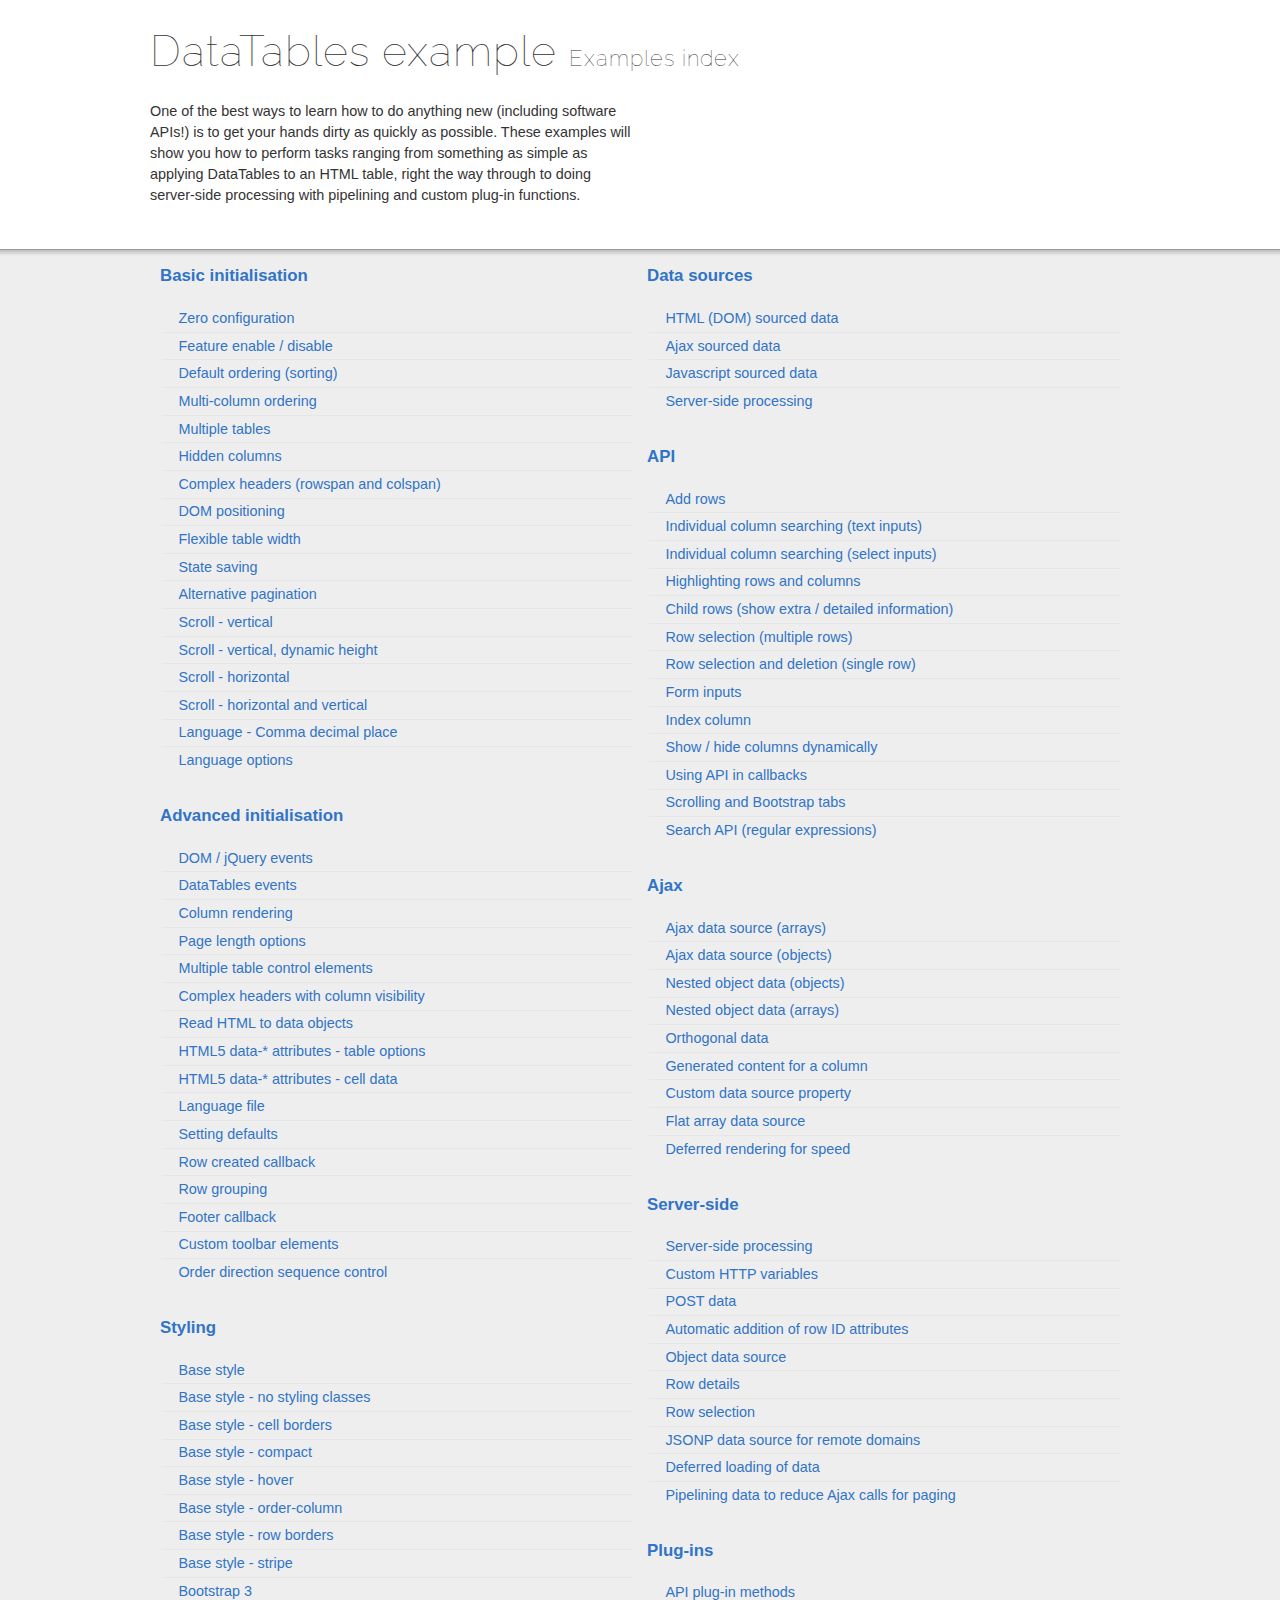
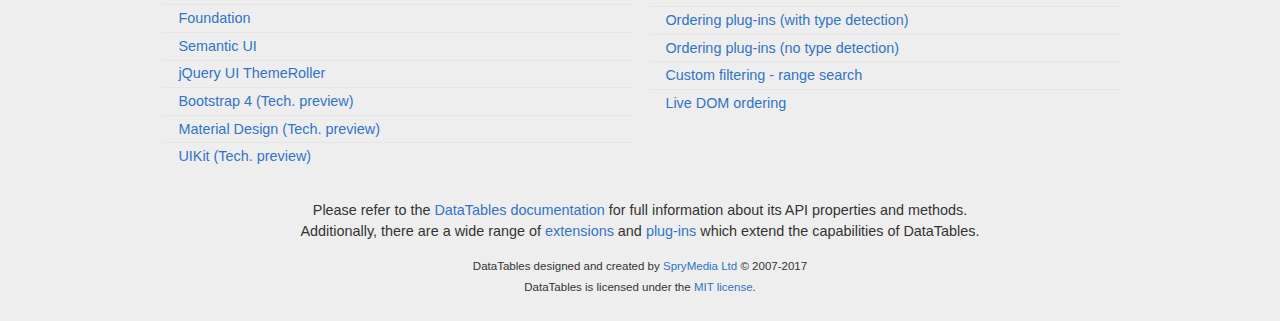
<file: portfolio/Searchable Database_Missouri College Scorecard/data_tables/examples/index.html>
<!DOCTYPE html>
<html>
<head>
	<meta charset="utf-8">
	<link rel="shortcut icon" type="image/ico" href="http://www.datatables.net/favicon.ico">
	<meta name="viewport" content="initial-scale=1.0, maximum-scale=2.0">
	<link rel="stylesheet" type="text/css" href="./resources/syntax/shCore.css">
	<link rel="stylesheet" type="text/css" href="./resources/demo.css">
	<script type="text/javascript" language="javascript" src="//code.jquery.com/jquery-1.12.4.js">
	</script>
	<script type="text/javascript" language="javascript" src="./resources/syntax/shCore.js">
	</script>
	<script type="text/javascript" language="javascript" src="./resources/demo.js">
	</script>
	<title>DataTables examples - Examples index</title>
</head>
<body class="dt-example">
	<div class="container">
		<section>
			<h1>DataTables example <span>Examples index</span></h1>
			<div class="info">
				<p>One of the best ways to learn how to do anything new (including software APIs!) is to get your hands dirty as quickly as possible. These examples will show you
				how to perform tasks ranging from something as simple as applying DataTables to an HTML table, right the way through to doing server-side processing with
				pipelining and custom plug-in functions.</p>
			</div>
		</section>
	</div>
	<section>
		<div class="footer">
			<div class="gradient"></div>
			<div class="liner">
				<div class="toc">
					<div class="toc-group">
						<h3><a href="./basic_init/index.html">Basic initialisation</a></h3>
						<ul class="toc">
							<li>
								<a href="./basic_init/zero_configuration.html">Zero configuration</a>
							</li>
							<li>
								<a href="./basic_init/filter_only.html">Feature enable / disable</a>
							</li>
							<li>
								<a href="./basic_init/table_sorting.html">Default ordering (sorting)</a>
							</li>
							<li>
								<a href="./basic_init/multi_col_sort.html">Multi-column ordering</a>
							</li>
							<li>
								<a href="./basic_init/multiple_tables.html">Multiple tables</a>
							</li>
							<li>
								<a href="./basic_init/hidden_columns.html">Hidden columns</a>
							</li>
							<li>
								<a href="./basic_init/complex_header.html">Complex headers (rowspan and colspan)</a>
							</li>
							<li>
								<a href="./basic_init/dom.html">DOM positioning</a>
							</li>
							<li>
								<a href="./basic_init/flexible_width.html">Flexible table width</a>
							</li>
							<li>
								<a href="./basic_init/state_save.html">State saving</a>
							</li>
							<li>
								<a href="./basic_init/alt_pagination.html">Alternative pagination</a>
							</li>
							<li>
								<a href="./basic_init/scroll_y.html">Scroll - vertical</a>
							</li>
							<li>
								<a href="./basic_init/scroll_y_dynamic.html">Scroll - vertical, dynamic height</a>
							</li>
							<li>
								<a href="./basic_init/scroll_x.html">Scroll - horizontal</a>
							</li>
							<li>
								<a href="./basic_init/scroll_xy.html">Scroll - horizontal and vertical</a>
							</li>
							<li>
								<a href="./basic_init/comma-decimal.html">Language - Comma decimal place</a>
							</li>
							<li>
								<a href="./basic_init/language.html">Language options</a>
							</li>
						</ul>
					</div>
					<div class="toc-group">
						<h3><a href="./advanced_init/index.html">Advanced initialisation</a></h3>
						<ul class="toc">
							<li>
								<a href="./advanced_init/events_live.html">DOM / jQuery events</a>
							</li>
							<li>
								<a href="./advanced_init/dt_events.html">DataTables events</a>
							</li>
							<li>
								<a href="./advanced_init/column_render.html">Column rendering</a>
							</li>
							<li>
								<a href="./advanced_init/length_menu.html">Page length options</a>
							</li>
							<li>
								<a href="./advanced_init/dom_multiple_elements.html">Multiple table control elements</a>
							</li>
							<li>
								<a href="./advanced_init/complex_header.html">Complex headers with column visibility</a>
							</li>
							<li>
								<a href="./advanced_init/object_dom_read.html">Read HTML to data objects</a>
							</li>
							<li>
								<a href="./advanced_init/html5-data-options.html">HTML5 data-* attributes - table options</a>
							</li>
							<li>
								<a href="./advanced_init/html5-data-attributes.html">HTML5 data-* attributes - cell data</a>
							</li>
							<li>
								<a href="./advanced_init/language_file.html">Language file</a>
							</li>
							<li>
								<a href="./advanced_init/defaults.html">Setting defaults</a>
							</li>
							<li>
								<a href="./advanced_init/row_callback.html">Row created callback</a>
							</li>
							<li>
								<a href="./advanced_init/row_grouping.html">Row grouping</a>
							</li>
							<li>
								<a href="./advanced_init/footer_callback.html">Footer callback</a>
							</li>
							<li>
								<a href="./advanced_init/dom_toolbar.html">Custom toolbar elements</a>
							</li>
							<li>
								<a href="./advanced_init/sort_direction_control.html">Order direction sequence control</a>
							</li>
						</ul>
					</div>
					<div class="toc-group">
						<h3><a href="./styling/index.html">Styling</a></h3>
						<ul class="toc">
							<li>
								<a href="./styling/display.html">Base style</a>
							</li>
							<li>
								<a href="./styling/no-classes.html">Base style - no styling classes</a>
							</li>
							<li>
								<a href="./styling/cell-border.html">Base style - cell borders</a>
							</li>
							<li>
								<a href="./styling/compact.html">Base style - compact</a>
							</li>
							<li>
								<a href="./styling/hover.html">Base style - hover</a>
							</li>
							<li>
								<a href="./styling/order-column.html">Base style - order-column</a>
							</li>
							<li>
								<a href="./styling/row-border.html">Base style - row borders</a>
							</li>
							<li>
								<a href="./styling/stripe.html">Base style - stripe</a>
							</li>
							<li>
								<a href="./styling/bootstrap.html">Bootstrap 3</a>
							</li>
							<li>
								<a href="./styling/foundation.html">Foundation</a>
							</li>
							<li>
								<a href="./styling/semanticui.html">Semantic UI</a>
							</li>
							<li>
								<a href="./styling/jqueryUI.html">jQuery UI ThemeRoller</a>
							</li>
							<li>
								<a href="./styling/bootstrap4.html">Bootstrap 4 (Tech. preview)</a>
							</li>
							<li>
								<a href="./styling/material.html">Material Design (Tech. preview)</a>
							</li>
							<li>
								<a href="./styling/uikit.html">UIKit (Tech. preview)</a>
							</li>
						</ul>
					</div>
					<div class="toc-group">
						<h3><a href="./data_sources/index.html">Data sources</a></h3>
						<ul class="toc">
							<li>
								<a href="./data_sources/dom.html">HTML (DOM) sourced data</a>
							</li>
							<li>
								<a href="./data_sources/ajax.html">Ajax sourced data</a>
							</li>
							<li>
								<a href="./data_sources/js_array.html">Javascript sourced data</a>
							</li>
							<li>
								<a href="./data_sources/server_side.html">Server-side processing</a>
							</li>
						</ul>
					</div>
					<div class="toc-group">
						<h3><a href="./api/index.html">API</a></h3>
						<ul class="toc">
							<li>
								<a href="./api/add_row.html">Add rows</a>
							</li>
							<li>
								<a href="./api/multi_filter.html">Individual column searching (text inputs)</a>
							</li>
							<li>
								<a href="./api/multi_filter_select.html">Individual column searching (select inputs)</a>
							</li>
							<li>
								<a href="./api/highlight.html">Highlighting rows and columns</a>
							</li>
							<li>
								<a href="./api/row_details.html">Child rows (show extra / detailed information)</a>
							</li>
							<li>
								<a href="./api/select_row.html">Row selection (multiple rows)</a>
							</li>
							<li>
								<a href="./api/select_single_row.html">Row selection and deletion (single row)</a>
							</li>
							<li>
								<a href="./api/form.html">Form inputs</a>
							</li>
							<li>
								<a href="./api/counter_columns.html">Index column</a>
							</li>
							<li>
								<a href="./api/show_hide.html">Show / hide columns dynamically</a>
							</li>
							<li>
								<a href="./api/api_in_init.html">Using API in callbacks</a>
							</li>
							<li>
								<a href="./api/tabs_and_scrolling.html">Scrolling and Bootstrap tabs</a>
							</li>
							<li>
								<a href="./api/regex.html">Search API (regular expressions)</a>
							</li>
						</ul>
					</div>
					<div class="toc-group">
						<h3><a href="./ajax/index.html">Ajax</a></h3>
						<ul class="toc">
							<li>
								<a href="./ajax/simple.html">Ajax data source (arrays)</a>
							</li>
							<li>
								<a href="./ajax/objects.html">Ajax data source (objects)</a>
							</li>
							<li>
								<a href="./ajax/deep.html">Nested object data (objects)</a>
							</li>
							<li>
								<a href="./ajax/objects_subarrays.html">Nested object data (arrays)</a>
							</li>
							<li>
								<a href="./ajax/orthogonal-data.html">Orthogonal data</a>
							</li>
							<li>
								<a href="./ajax/null_data_source.html">Generated content for a column</a>
							</li>
							<li>
								<a href="./ajax/custom_data_property.html">Custom data source property</a>
							</li>
							<li>
								<a href="./ajax/custom_data_flat.html">Flat array data source</a>
							</li>
							<li>
								<a href="./ajax/defer_render.html">Deferred rendering for speed</a>
							</li>
						</ul>
					</div>
					<div class="toc-group">
						<h3><a href="./server_side/index.html">Server-side</a></h3>
						<ul class="toc">
							<li>
								<a href="./server_side/simple.html">Server-side processing</a>
							</li>
							<li>
								<a href="./server_side/custom_vars.html">Custom HTTP variables</a>
							</li>
							<li>
								<a href="./server_side/post.html">POST data</a>
							</li>
							<li>
								<a href="./server_side/ids.html">Automatic addition of row ID attributes</a>
							</li>
							<li>
								<a href="./server_side/object_data.html">Object data source</a>
							</li>
							<li>
								<a href="./server_side/row_details.html">Row details</a>
							</li>
							<li>
								<a href="./server_side/select_rows.html">Row selection</a>
							</li>
							<li>
								<a href="./server_side/jsonp.html">JSONP data source for remote domains</a>
							</li>
							<li>
								<a href="./server_side/defer_loading.html">Deferred loading of data</a>
							</li>
							<li>
								<a href="./server_side/pipeline.html">Pipelining data to reduce Ajax calls for paging</a>
							</li>
						</ul>
					</div>
					<div class="toc-group">
						<h3><a href="./plug-ins/index.html">Plug-ins</a></h3>
						<ul class="toc">
							<li>
								<a href="./plug-ins/api.html">API plug-in methods</a>
							</li>
							<li>
								<a href="./plug-ins/sorting_auto.html">Ordering plug-ins (with type detection)</a>
							</li>
							<li>
								<a href="./plug-ins/sorting_manual.html">Ordering plug-ins (no type detection)</a>
							</li>
							<li>
								<a href="./plug-ins/range_filtering.html">Custom filtering - range search</a>
							</li>
							<li>
								<a href="./plug-ins/dom_sort.html">Live DOM ordering</a>
							</li>
						</ul>
					</div>
				</div>
				<div class="epilogue">
					<p>Please refer to the <a href="http://www.datatables.net">DataTables documentation</a> for full information about its API properties and methods.<br>
					Additionally, there are a wide range of <a href="http://www.datatables.net/extensions">extensions</a> and <a href=
					"http://www.datatables.net/plug-ins">plug-ins</a> which extend the capabilities of DataTables.</p>
					<p class="copyright">DataTables designed and created by <a href="http://www.sprymedia.co.uk">SpryMedia Ltd</a> © 2007-2017<br>
					DataTables is licensed under the <a href="http://www.datatables.net/mit">MIT license</a>.</p>
				</div>
			</div>
		</div>
	</section>
</body>
</html>
</file>
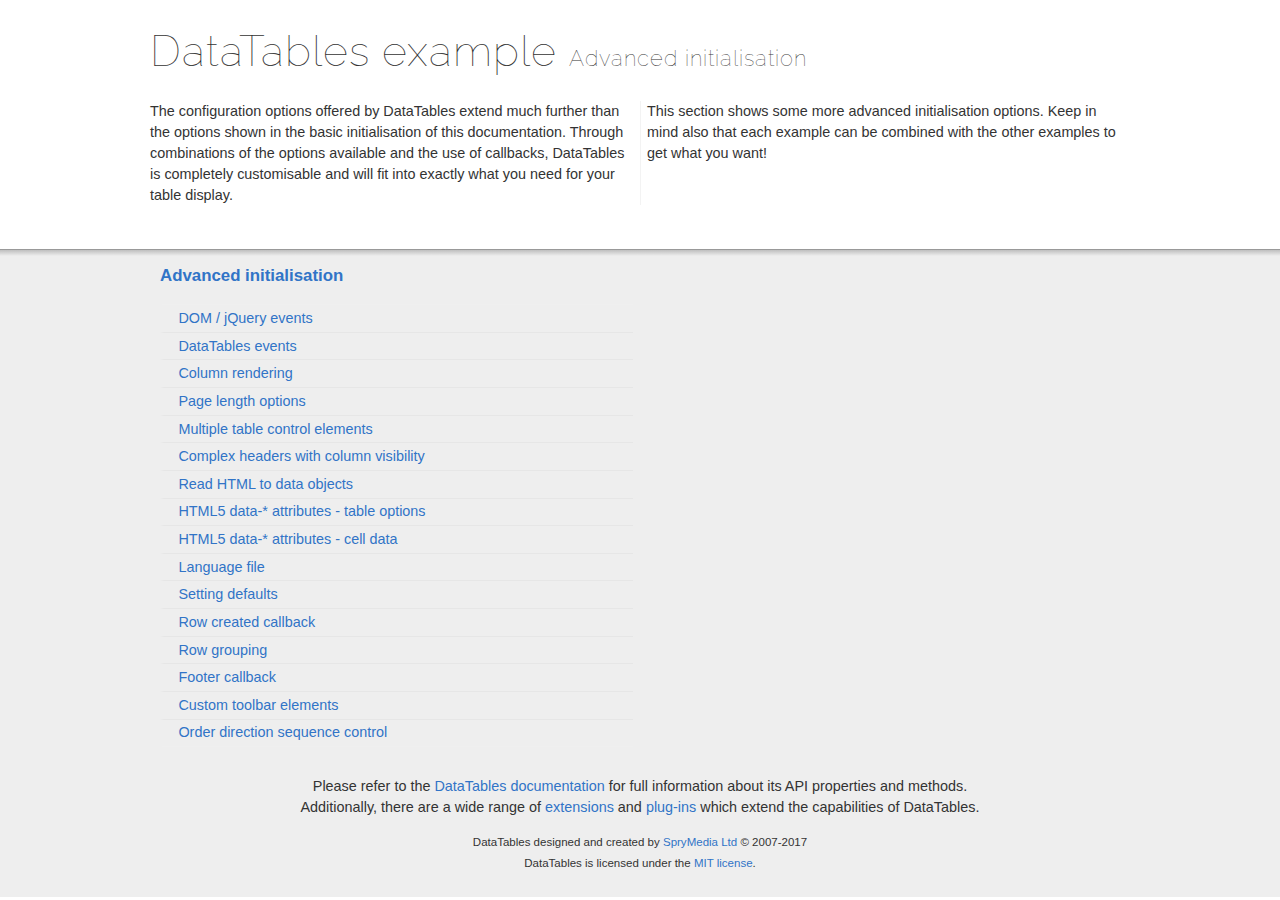
<file: portfolio/Searchable Database_Missouri College Scorecard/data_tables/examples/advanced_init/index.html>
<!DOCTYPE html>
<html>
<head>
	<meta charset="utf-8">
	<link rel="shortcut icon" type="image/ico" href="http://www.datatables.net/favicon.ico">
	<meta name="viewport" content="initial-scale=1.0, maximum-scale=2.0">
	<link rel="stylesheet" type="text/css" href="../resources/syntax/shCore.css">
	<link rel="stylesheet" type="text/css" href="../resources/demo.css">
	<script type="text/javascript" language="javascript" src="//code.jquery.com/jquery-1.12.4.js">
	</script>
	<script type="text/javascript" language="javascript" src="../resources/syntax/shCore.js">
	</script>
	<script type="text/javascript" language="javascript" src="../resources/demo.js">
	</script>
	<title>DataTables examples - Advanced initialisation</title>
</head>
<body class="dt-example">
	<div class="container">
		<section>
			<h1>DataTables example <span>Advanced initialisation</span></h1>
			<div class="info">
				<p>The configuration options offered by DataTables extend much further than the options shown in the basic initialisation of this documentation. Through
				combinations of the options available and the use of callbacks, DataTables is completely customisable and will fit into exactly what you need for your table
				display.</p>
				<p>This section shows some more advanced initialisation options. Keep in mind also that each example can be combined with the other examples to get what you
				want!</p>
			</div>
		</section>
	</div>
	<section>
		<div class="footer">
			<div class="gradient"></div>
			<div class="liner">
				<div class="toc">
					<div class="toc-group">
						<h3><a href="./index.html">Advanced initialisation</a></h3>
						<ul class="toc">
							<li>
								<a href="./events_live.html">DOM / jQuery events</a>
							</li>
							<li>
								<a href="./dt_events.html">DataTables events</a>
							</li>
							<li>
								<a href="./column_render.html">Column rendering</a>
							</li>
							<li>
								<a href="./length_menu.html">Page length options</a>
							</li>
							<li>
								<a href="./dom_multiple_elements.html">Multiple table control elements</a>
							</li>
							<li>
								<a href="./complex_header.html">Complex headers with column visibility</a>
							</li>
							<li>
								<a href="./object_dom_read.html">Read HTML to data objects</a>
							</li>
							<li>
								<a href="./html5-data-options.html">HTML5 data-* attributes - table options</a>
							</li>
							<li>
								<a href="./html5-data-attributes.html">HTML5 data-* attributes - cell data</a>
							</li>
							<li>
								<a href="./language_file.html">Language file</a>
							</li>
							<li>
								<a href="./defaults.html">Setting defaults</a>
							</li>
							<li>
								<a href="./row_callback.html">Row created callback</a>
							</li>
							<li>
								<a href="./row_grouping.html">Row grouping</a>
							</li>
							<li>
								<a href="./footer_callback.html">Footer callback</a>
							</li>
							<li>
								<a href="./dom_toolbar.html">Custom toolbar elements</a>
							</li>
							<li>
								<a href="./sort_direction_control.html">Order direction sequence control</a>
							</li>
						</ul>
					</div>
				</div>
				<div class="epilogue">
					<p>Please refer to the <a href="http://www.datatables.net">DataTables documentation</a> for full information about its API properties and methods.<br>
					Additionally, there are a wide range of <a href="http://www.datatables.net/extensions">extensions</a> and <a href=
					"http://www.datatables.net/plug-ins">plug-ins</a> which extend the capabilities of DataTables.</p>
					<p class="copyright">DataTables designed and created by <a href="http://www.sprymedia.co.uk">SpryMedia Ltd</a> © 2007-2017<br>
					DataTables is licensed under the <a href="http://www.datatables.net/mit">MIT license</a>.</p>
				</div>
			</div>
		</div>
	</section>
</body>
</html>
</file>
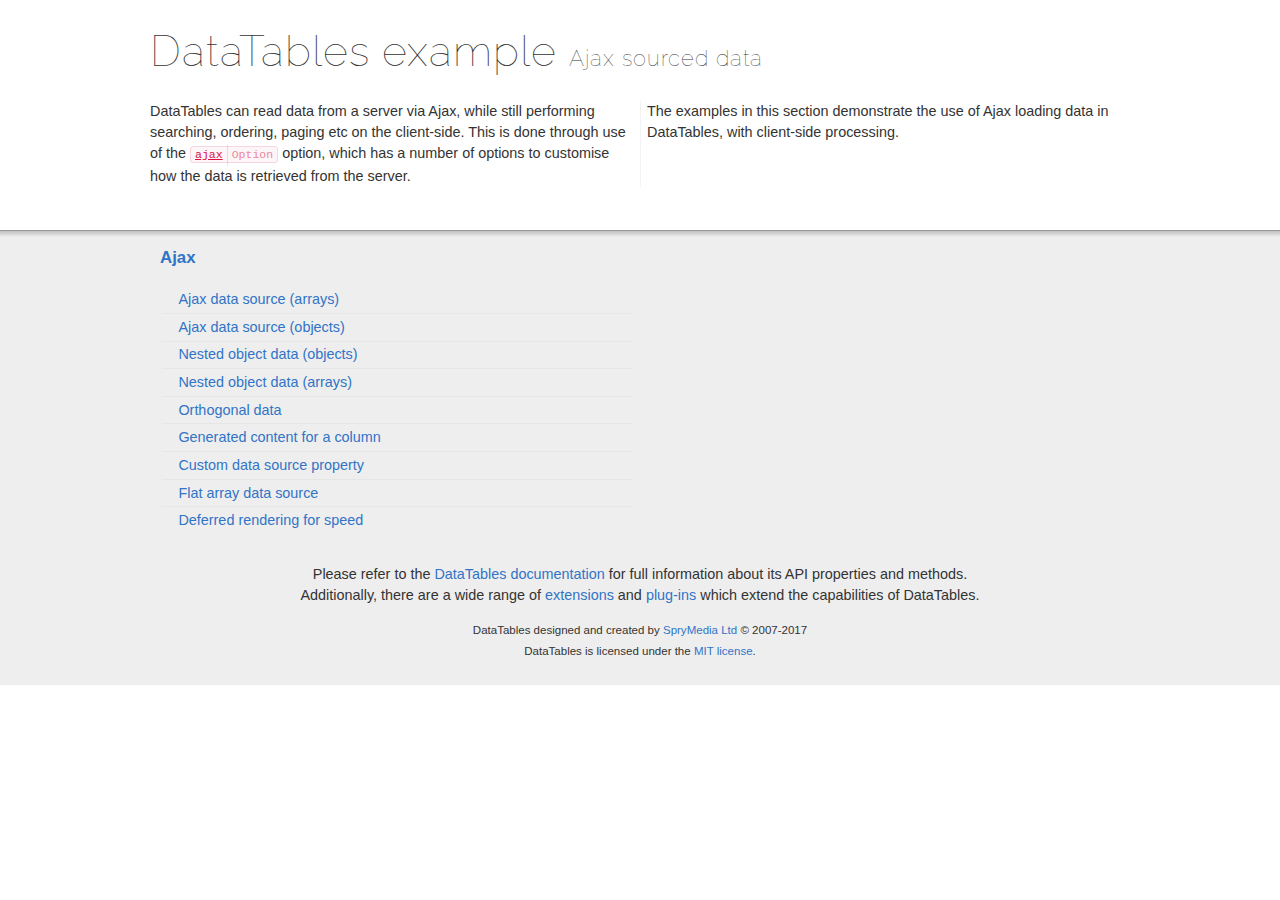
<file: portfolio/Searchable Database_Missouri College Scorecard/data_tables/examples/ajax/index.html>
<!DOCTYPE html>
<html>
<head>
	<meta charset="utf-8">
	<link rel="shortcut icon" type="image/ico" href="http://www.datatables.net/favicon.ico">
	<meta name="viewport" content="initial-scale=1.0, maximum-scale=2.0">
	<link rel="stylesheet" type="text/css" href="../resources/syntax/shCore.css">
	<link rel="stylesheet" type="text/css" href="../resources/demo.css">
	<script type="text/javascript" language="javascript" src="//code.jquery.com/jquery-1.12.4.js">
	</script>
	<script type="text/javascript" language="javascript" src="../resources/syntax/shCore.js">
	</script>
	<script type="text/javascript" language="javascript" src="../resources/demo.js">
	</script>
	<title>DataTables examples - Ajax sourced data</title>
</head>
<body class="dt-example">
	<div class="container">
		<section>
			<h1>DataTables example <span>Ajax sourced data</span></h1>
			<div class="info">
				<p>DataTables can read data from a server via Ajax, while still performing searching, ordering, paging etc on the client-side. This is done through use of the
				<a href="//datatables.net/reference/option/ajax"><code class="option" title="DataTables initialisation option">ajax</code></a> option, which has a number of
				options to customise how the data is retrieved from the server.</p>
				<p>The examples in this section demonstrate the use of Ajax loading data in DataTables, with client-side processing.</p>
			</div>
		</section>
	</div>
	<section>
		<div class="footer">
			<div class="gradient"></div>
			<div class="liner">
				<div class="toc">
					<div class="toc-group">
						<h3><a href="./index.html">Ajax</a></h3>
						<ul class="toc">
							<li>
								<a href="./simple.html">Ajax data source (arrays)</a>
							</li>
							<li>
								<a href="./objects.html">Ajax data source (objects)</a>
							</li>
							<li>
								<a href="./deep.html">Nested object data (objects)</a>
							</li>
							<li>
								<a href="./objects_subarrays.html">Nested object data (arrays)</a>
							</li>
							<li>
								<a href="./orthogonal-data.html">Orthogonal data</a>
							</li>
							<li>
								<a href="./null_data_source.html">Generated content for a column</a>
							</li>
							<li>
								<a href="./custom_data_property.html">Custom data source property</a>
							</li>
							<li>
								<a href="./custom_data_flat.html">Flat array data source</a>
							</li>
							<li>
								<a href="./defer_render.html">Deferred rendering for speed</a>
							</li>
						</ul>
					</div>
				</div>
				<div class="epilogue">
					<p>Please refer to the <a href="http://www.datatables.net">DataTables documentation</a> for full information about its API properties and methods.<br>
					Additionally, there are a wide range of <a href="http://www.datatables.net/extensions">extensions</a> and <a href=
					"http://www.datatables.net/plug-ins">plug-ins</a> which extend the capabilities of DataTables.</p>
					<p class="copyright">DataTables designed and created by <a href="http://www.sprymedia.co.uk">SpryMedia Ltd</a> © 2007-2017<br>
					DataTables is licensed under the <a href="http://www.datatables.net/mit">MIT license</a>.</p>
				</div>
			</div>
		</div>
	</section>
</body>
</html>
</file>
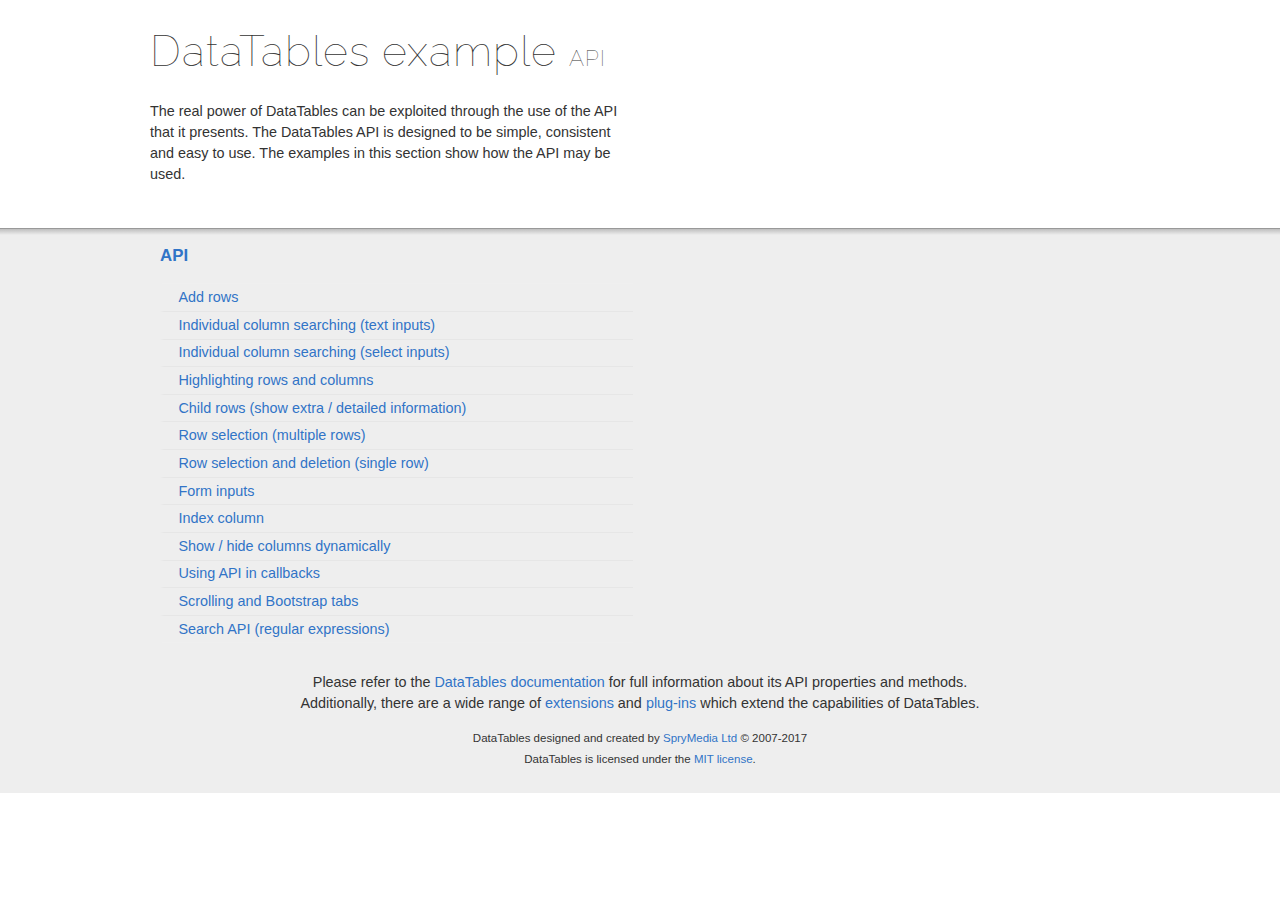
<file: portfolio/Searchable Database_Missouri College Scorecard/data_tables/examples/api/index.html>
<!DOCTYPE html>
<html>
<head>
	<meta charset="utf-8">
	<link rel="shortcut icon" type="image/ico" href="http://www.datatables.net/favicon.ico">
	<meta name="viewport" content="initial-scale=1.0, maximum-scale=2.0">
	<link rel="stylesheet" type="text/css" href="../resources/syntax/shCore.css">
	<link rel="stylesheet" type="text/css" href="../resources/demo.css">
	<script type="text/javascript" language="javascript" src="//code.jquery.com/jquery-1.12.4.js">
	</script>
	<script type="text/javascript" language="javascript" src="../resources/syntax/shCore.js">
	</script>
	<script type="text/javascript" language="javascript" src="../resources/demo.js">
	</script>
	<title>DataTables examples - API</title>
</head>
<body class="dt-example">
	<div class="container">
		<section>
			<h1>DataTables example <span>API</span></h1>
			<div class="info">
				<p>The real power of DataTables can be exploited through the use of the API that it presents. The DataTables API is designed to be simple, consistent and easy to
				use. The examples in this section show how the API may be used.</p>
			</div>
		</section>
	</div>
	<section>
		<div class="footer">
			<div class="gradient"></div>
			<div class="liner">
				<div class="toc">
					<div class="toc-group">
						<h3><a href="./index.html">API</a></h3>
						<ul class="toc">
							<li>
								<a href="./add_row.html">Add rows</a>
							</li>
							<li>
								<a href="./multi_filter.html">Individual column searching (text inputs)</a>
							</li>
							<li>
								<a href="./multi_filter_select.html">Individual column searching (select inputs)</a>
							</li>
							<li>
								<a href="./highlight.html">Highlighting rows and columns</a>
							</li>
							<li>
								<a href="./row_details.html">Child rows (show extra / detailed information)</a>
							</li>
							<li>
								<a href="./select_row.html">Row selection (multiple rows)</a>
							</li>
							<li>
								<a href="./select_single_row.html">Row selection and deletion (single row)</a>
							</li>
							<li>
								<a href="./form.html">Form inputs</a>
							</li>
							<li>
								<a href="./counter_columns.html">Index column</a>
							</li>
							<li>
								<a href="./show_hide.html">Show / hide columns dynamically</a>
							</li>
							<li>
								<a href="./api_in_init.html">Using API in callbacks</a>
							</li>
							<li>
								<a href="./tabs_and_scrolling.html">Scrolling and Bootstrap tabs</a>
							</li>
							<li>
								<a href="./regex.html">Search API (regular expressions)</a>
							</li>
						</ul>
					</div>
				</div>
				<div class="epilogue">
					<p>Please refer to the <a href="http://www.datatables.net">DataTables documentation</a> for full information about its API properties and methods.<br>
					Additionally, there are a wide range of <a href="http://www.datatables.net/extensions">extensions</a> and <a href=
					"http://www.datatables.net/plug-ins">plug-ins</a> which extend the capabilities of DataTables.</p>
					<p class="copyright">DataTables designed and created by <a href="http://www.sprymedia.co.uk">SpryMedia Ltd</a> © 2007-2017<br>
					DataTables is licensed under the <a href="http://www.datatables.net/mit">MIT license</a>.</p>
				</div>
			</div>
		</div>
	</section>
</body>
</html>
</file>
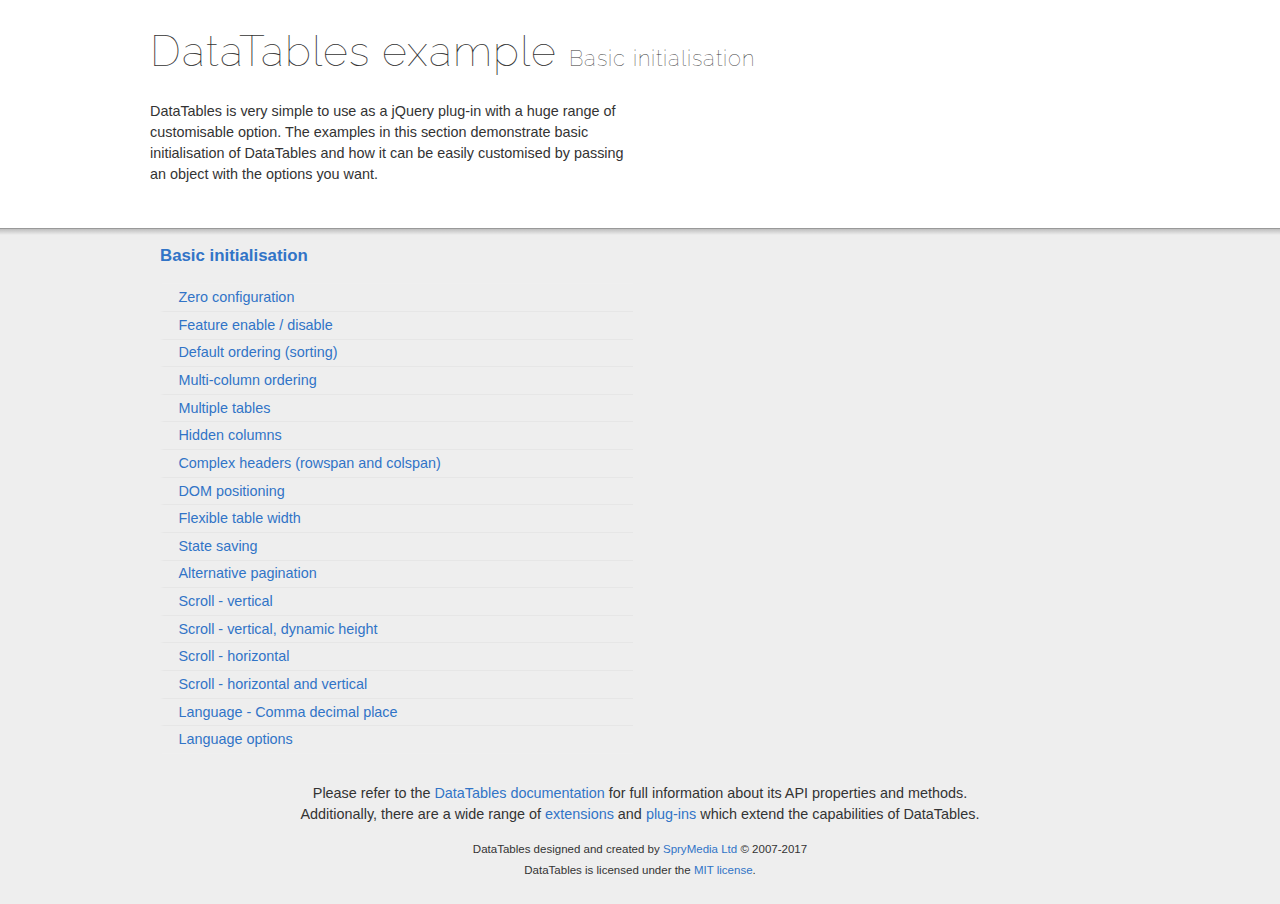
<file: portfolio/Searchable Database_Missouri College Scorecard/data_tables/examples/basic_init/index.html>
<!DOCTYPE html>
<html>
<head>
	<meta charset="utf-8">
	<link rel="shortcut icon" type="image/ico" href="http://www.datatables.net/favicon.ico">
	<meta name="viewport" content="initial-scale=1.0, maximum-scale=2.0">
	<link rel="stylesheet" type="text/css" href="../resources/syntax/shCore.css">
	<link rel="stylesheet" type="text/css" href="../resources/demo.css">
	<script type="text/javascript" language="javascript" src="//code.jquery.com/jquery-1.12.4.js">
	</script>
	<script type="text/javascript" language="javascript" src="../resources/syntax/shCore.js">
	</script>
	<script type="text/javascript" language="javascript" src="../resources/demo.js">
	</script>
	<title>DataTables examples - Basic initialisation</title>
</head>
<body class="dt-example">
	<div class="container">
		<section>
			<h1>DataTables example <span>Basic initialisation</span></h1>
			<div class="info">
				<p>DataTables is very simple to use as a jQuery plug-in with a huge range of customisable option. The examples in this section demonstrate basic initialisation of
				DataTables and how it can be easily customised by passing an object with the options you want.</p>
			</div>
		</section>
	</div>
	<section>
		<div class="footer">
			<div class="gradient"></div>
			<div class="liner">
				<div class="toc">
					<div class="toc-group">
						<h3><a href="./index.html">Basic initialisation</a></h3>
						<ul class="toc">
							<li>
								<a href="./zero_configuration.html">Zero configuration</a>
							</li>
							<li>
								<a href="./filter_only.html">Feature enable / disable</a>
							</li>
							<li>
								<a href="./table_sorting.html">Default ordering (sorting)</a>
							</li>
							<li>
								<a href="./multi_col_sort.html">Multi-column ordering</a>
							</li>
							<li>
								<a href="./multiple_tables.html">Multiple tables</a>
							</li>
							<li>
								<a href="./hidden_columns.html">Hidden columns</a>
							</li>
							<li>
								<a href="./complex_header.html">Complex headers (rowspan and colspan)</a>
							</li>
							<li>
								<a href="./dom.html">DOM positioning</a>
							</li>
							<li>
								<a href="./flexible_width.html">Flexible table width</a>
							</li>
							<li>
								<a href="./state_save.html">State saving</a>
							</li>
							<li>
								<a href="./alt_pagination.html">Alternative pagination</a>
							</li>
							<li>
								<a href="./scroll_y.html">Scroll - vertical</a>
							</li>
							<li>
								<a href="./scroll_y_dynamic.html">Scroll - vertical, dynamic height</a>
							</li>
							<li>
								<a href="./scroll_x.html">Scroll - horizontal</a>
							</li>
							<li>
								<a href="./scroll_xy.html">Scroll - horizontal and vertical</a>
							</li>
							<li>
								<a href="./comma-decimal.html">Language - Comma decimal place</a>
							</li>
							<li>
								<a href="./language.html">Language options</a>
							</li>
						</ul>
					</div>
				</div>
				<div class="epilogue">
					<p>Please refer to the <a href="http://www.datatables.net">DataTables documentation</a> for full information about its API properties and methods.<br>
					Additionally, there are a wide range of <a href="http://www.datatables.net/extensions">extensions</a> and <a href=
					"http://www.datatables.net/plug-ins">plug-ins</a> which extend the capabilities of DataTables.</p>
					<p class="copyright">DataTables designed and created by <a href="http://www.sprymedia.co.uk">SpryMedia Ltd</a> © 2007-2017<br>
					DataTables is licensed under the <a href="http://www.datatables.net/mit">MIT license</a>.</p>
				</div>
			</div>
		</div>
	</section>
</body>
</html>
</file>
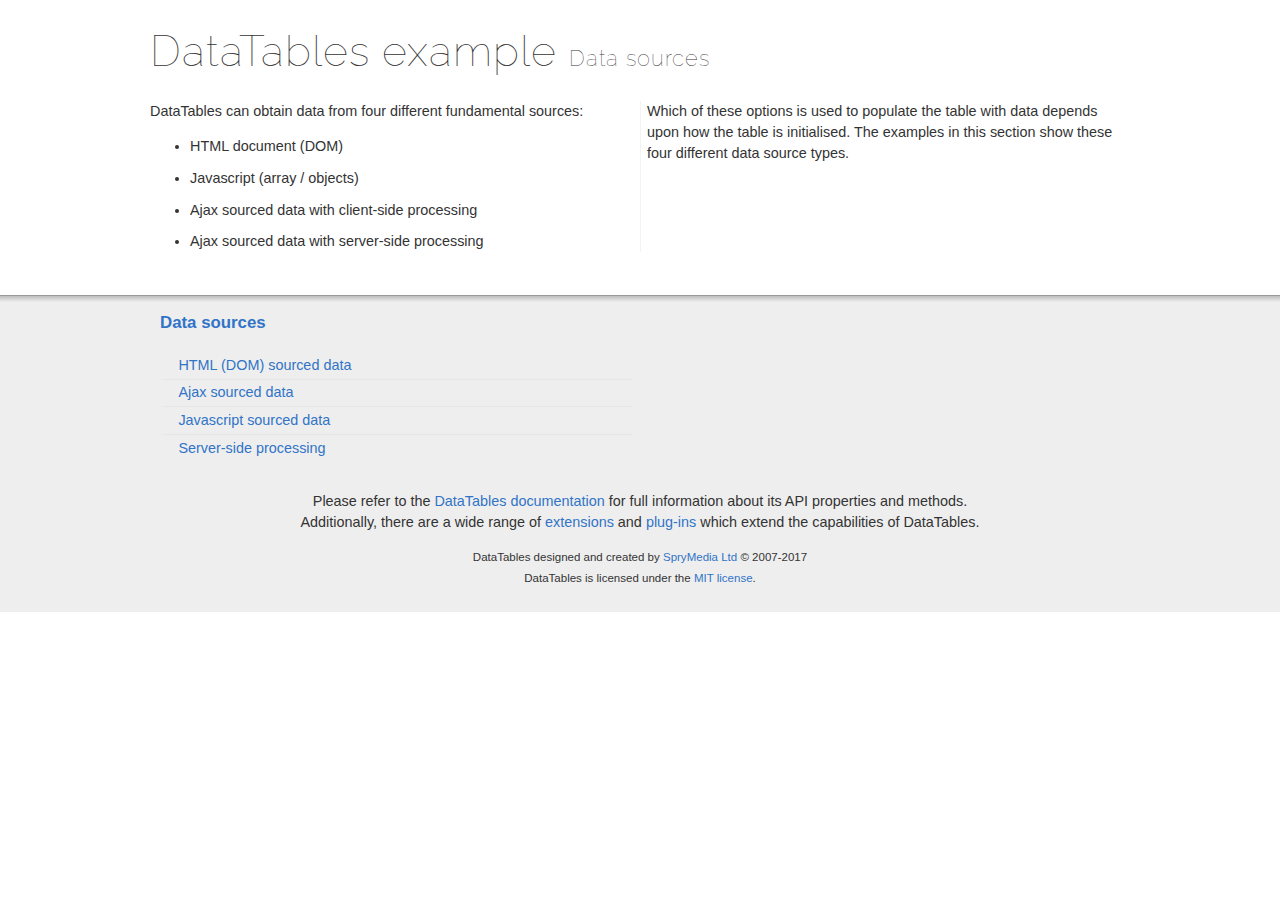
<file: portfolio/Searchable Database_Missouri College Scorecard/data_tables/examples/data_sources/index.html>
<!DOCTYPE html>
<html>
<head>
	<meta charset="utf-8">
	<link rel="shortcut icon" type="image/ico" href="http://www.datatables.net/favicon.ico">
	<meta name="viewport" content="initial-scale=1.0, maximum-scale=2.0">
	<link rel="stylesheet" type="text/css" href="../resources/syntax/shCore.css">
	<link rel="stylesheet" type="text/css" href="../resources/demo.css">
	<script type="text/javascript" language="javascript" src="//code.jquery.com/jquery-1.12.4.js">
	</script>
	<script type="text/javascript" language="javascript" src="../resources/syntax/shCore.js">
	</script>
	<script type="text/javascript" language="javascript" src="../resources/demo.js">
	</script>
	<title>DataTables examples - Data sources</title>
</head>
<body class="dt-example">
	<div class="container">
		<section>
			<h1>DataTables example <span>Data sources</span></h1>
			<div class="info">
				<p>DataTables can obtain data from four different fundamental sources:</p>
				<ul class="markdown">
					<li>HTML document (DOM)</li>
					<li>Javascript (array / objects)</li>
					<li>Ajax sourced data with client-side processing</li>
					<li>Ajax sourced data with server-side processing</li>
				</ul>
				<p>Which of these options is used to populate the table with data depends upon how the table is initialised. The examples in this section show these four different
				data source types.</p>
			</div>
		</section>
	</div>
	<section>
		<div class="footer">
			<div class="gradient"></div>
			<div class="liner">
				<div class="toc">
					<div class="toc-group">
						<h3><a href="./index.html">Data sources</a></h3>
						<ul class="toc">
							<li>
								<a href="./dom.html">HTML (DOM) sourced data</a>
							</li>
							<li>
								<a href="./ajax.html">Ajax sourced data</a>
							</li>
							<li>
								<a href="./js_array.html">Javascript sourced data</a>
							</li>
							<li>
								<a href="./server_side.html">Server-side processing</a>
							</li>
						</ul>
					</div>
				</div>
				<div class="epilogue">
					<p>Please refer to the <a href="http://www.datatables.net">DataTables documentation</a> for full information about its API properties and methods.<br>
					Additionally, there are a wide range of <a href="http://www.datatables.net/extensions">extensions</a> and <a href=
					"http://www.datatables.net/plug-ins">plug-ins</a> which extend the capabilities of DataTables.</p>
					<p class="copyright">DataTables designed and created by <a href="http://www.sprymedia.co.uk">SpryMedia Ltd</a> © 2007-2017<br>
					DataTables is licensed under the <a href="http://www.datatables.net/mit">MIT license</a>.</p>
				</div>
			</div>
		</div>
	</section>
</body>
</html>
</file>
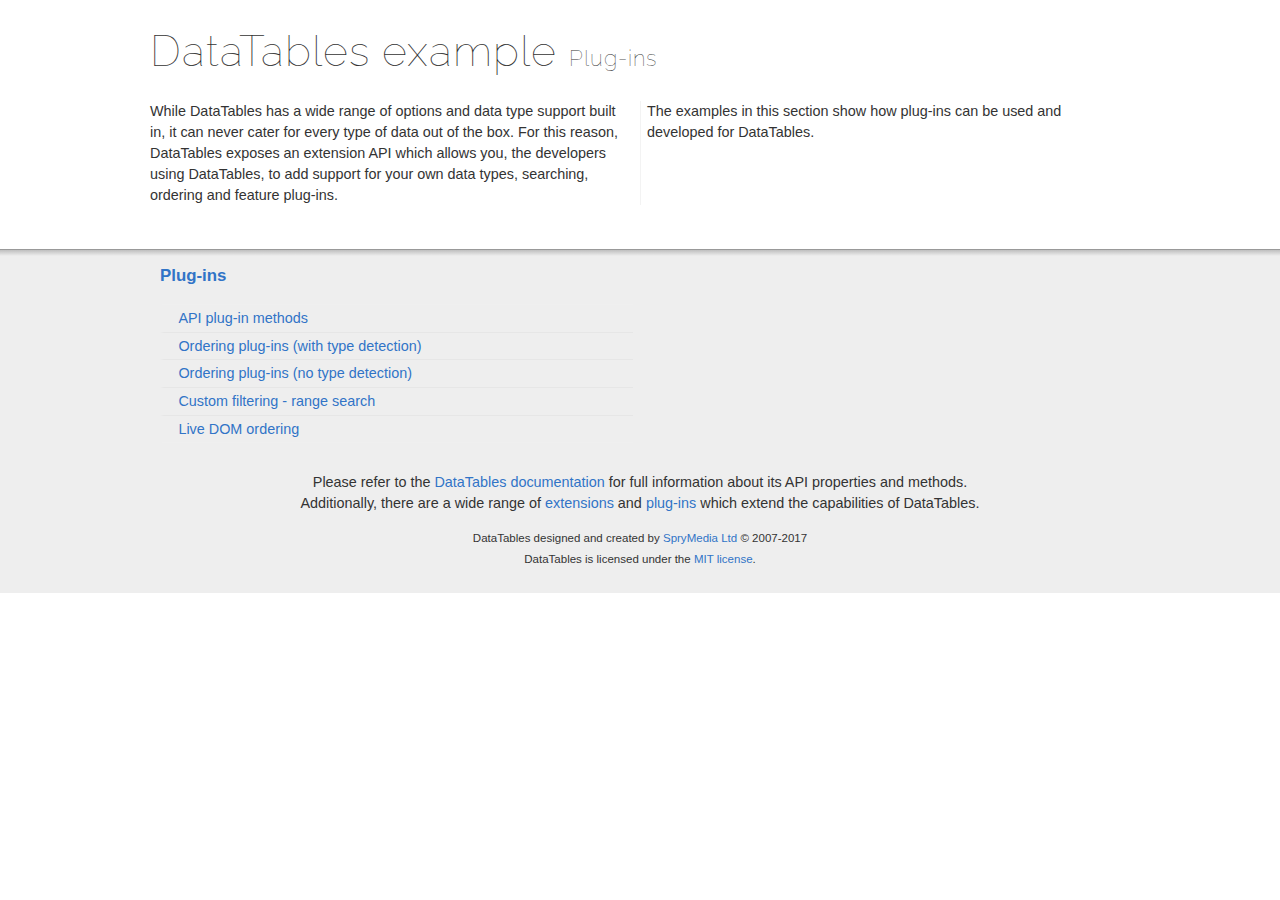
<file: portfolio/Searchable Database_Missouri College Scorecard/data_tables/examples/plug-ins/index.html>
<!DOCTYPE html>
<html>
<head>
	<meta charset="utf-8">
	<link rel="shortcut icon" type="image/ico" href="http://www.datatables.net/favicon.ico">
	<meta name="viewport" content="initial-scale=1.0, maximum-scale=2.0">
	<link rel="stylesheet" type="text/css" href="../resources/syntax/shCore.css">
	<link rel="stylesheet" type="text/css" href="../resources/demo.css">
	<script type="text/javascript" language="javascript" src="//code.jquery.com/jquery-1.12.4.js">
	</script>
	<script type="text/javascript" language="javascript" src="../resources/syntax/shCore.js">
	</script>
	<script type="text/javascript" language="javascript" src="../resources/demo.js">
	</script>
	<title>DataTables examples - Plug-ins</title>
</head>
<body class="dt-example">
	<div class="container">
		<section>
			<h1>DataTables example <span>Plug-ins</span></h1>
			<div class="info">
				<p>While DataTables has a wide range of options and data type support built in, it can never cater for every type of data out of the box. For this reason,
				DataTables exposes an extension API which allows you, the developers using DataTables, to add support for your own data types, searching, ordering and feature
				plug-ins.</p>
				<p>The examples in this section show how plug-ins can be used and developed for DataTables.</p>
			</div>
		</section>
	</div>
	<section>
		<div class="footer">
			<div class="gradient"></div>
			<div class="liner">
				<div class="toc">
					<div class="toc-group">
						<h3><a href="./index.html">Plug-ins</a></h3>
						<ul class="toc">
							<li>
								<a href="./api.html">API plug-in methods</a>
							</li>
							<li>
								<a href="./sorting_auto.html">Ordering plug-ins (with type detection)</a>
							</li>
							<li>
								<a href="./sorting_manual.html">Ordering plug-ins (no type detection)</a>
							</li>
							<li>
								<a href="./range_filtering.html">Custom filtering - range search</a>
							</li>
							<li>
								<a href="./dom_sort.html">Live DOM ordering</a>
							</li>
						</ul>
					</div>
				</div>
				<div class="epilogue">
					<p>Please refer to the <a href="http://www.datatables.net">DataTables documentation</a> for full information about its API properties and methods.<br>
					Additionally, there are a wide range of <a href="http://www.datatables.net/extensions">extensions</a> and <a href=
					"http://www.datatables.net/plug-ins">plug-ins</a> which extend the capabilities of DataTables.</p>
					<p class="copyright">DataTables designed and created by <a href="http://www.sprymedia.co.uk">SpryMedia Ltd</a> © 2007-2017<br>
					DataTables is licensed under the <a href="http://www.datatables.net/mit">MIT license</a>.</p>
				</div>
			</div>
		</div>
	</section>
</body>
</html>
</file>
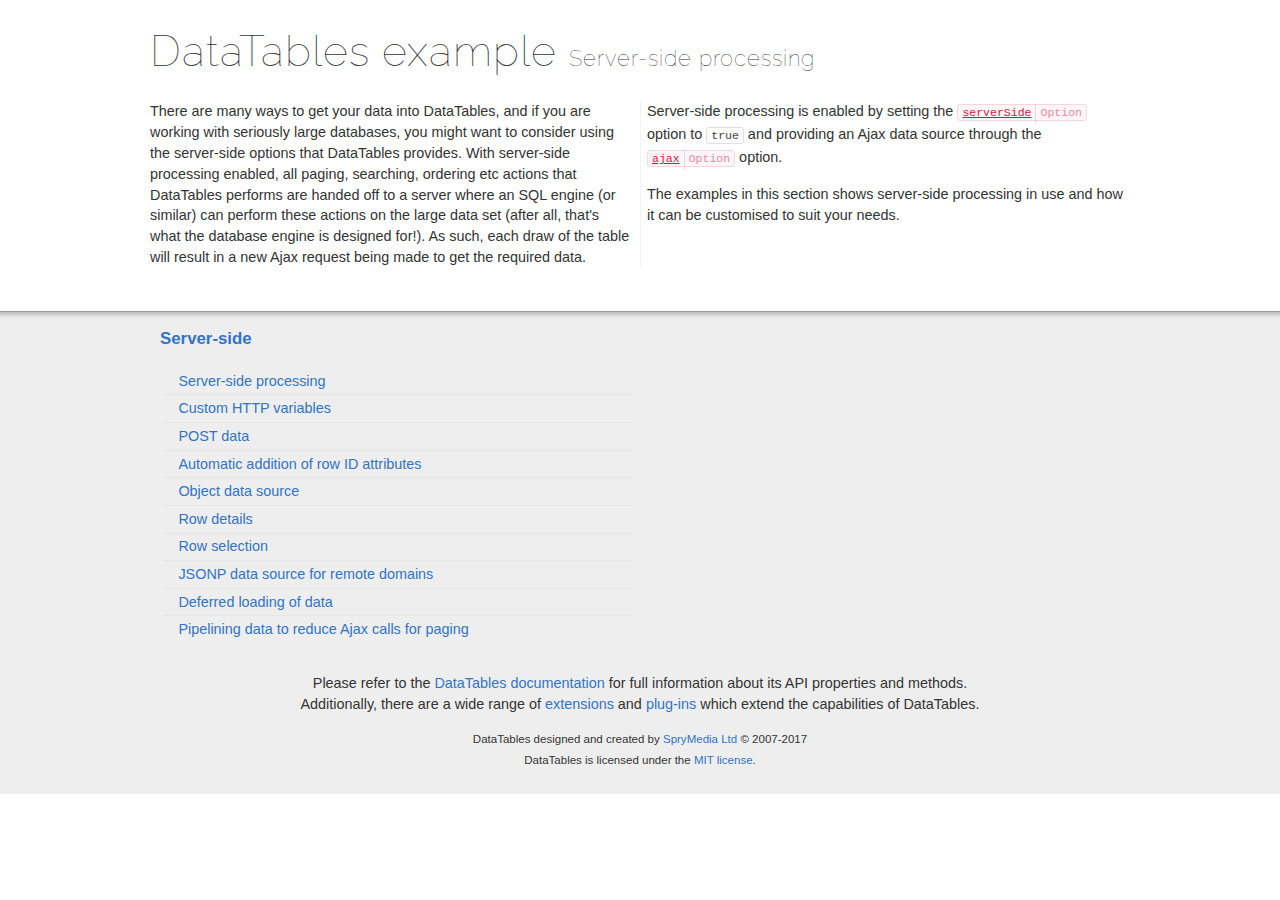
<file: portfolio/Searchable Database_Missouri College Scorecard/data_tables/examples/server_side/index.html>
<!DOCTYPE html>
<html>
<head>
	<meta charset="utf-8">
	<link rel="shortcut icon" type="image/ico" href="http://www.datatables.net/favicon.ico">
	<meta name="viewport" content="initial-scale=1.0, maximum-scale=2.0">
	<link rel="stylesheet" type="text/css" href="../resources/syntax/shCore.css">
	<link rel="stylesheet" type="text/css" href="../resources/demo.css">
	<script type="text/javascript" language="javascript" src="//code.jquery.com/jquery-1.12.4.js">
	</script>
	<script type="text/javascript" language="javascript" src="../resources/syntax/shCore.js">
	</script>
	<script type="text/javascript" language="javascript" src="../resources/demo.js">
	</script>
	<title>DataTables examples - Server-side processing</title>
</head>
<body class="dt-example">
	<div class="container">
		<section>
			<h1>DataTables example <span>Server-side processing</span></h1>
			<div class="info">
				<p>There are many ways to get your data into DataTables, and if you are working with seriously large databases, you might want to consider using the server-side
				options that DataTables provides. With server-side processing enabled, all paging, searching, ordering etc actions that DataTables performs are handed off to a
				server where an SQL engine (or similar) can perform these actions on the large data set (after all, that's what the database engine is designed for!). As such,
				each draw of the table will result in a new Ajax request being made to get the required data.</p>
				<p>Server-side processing is enabled by setting the <a href="//datatables.net/reference/option/serverSide"><code class="option" title=
				"DataTables initialisation option">serverSide</code></a> option to <code>true</code> and providing an Ajax data source through the <a href=
				"//datatables.net/reference/option/ajax"><code class="option" title="DataTables initialisation option">ajax</code></a> option.</p>
				<p>The examples in this section shows server-side processing in use and how it can be customised to suit your needs.</p>
			</div>
		</section>
	</div>
	<section>
		<div class="footer">
			<div class="gradient"></div>
			<div class="liner">
				<div class="toc">
					<div class="toc-group">
						<h3><a href="./index.html">Server-side</a></h3>
						<ul class="toc">
							<li>
								<a href="./simple.html">Server-side processing</a>
							</li>
							<li>
								<a href="./custom_vars.html">Custom HTTP variables</a>
							</li>
							<li>
								<a href="./post.html">POST data</a>
							</li>
							<li>
								<a href="./ids.html">Automatic addition of row ID attributes</a>
							</li>
							<li>
								<a href="./object_data.html">Object data source</a>
							</li>
							<li>
								<a href="./row_details.html">Row details</a>
							</li>
							<li>
								<a href="./select_rows.html">Row selection</a>
							</li>
							<li>
								<a href="./jsonp.html">JSONP data source for remote domains</a>
							</li>
							<li>
								<a href="./defer_loading.html">Deferred loading of data</a>
							</li>
							<li>
								<a href="./pipeline.html">Pipelining data to reduce Ajax calls for paging</a>
							</li>
						</ul>
					</div>
				</div>
				<div class="epilogue">
					<p>Please refer to the <a href="http://www.datatables.net">DataTables documentation</a> for full information about its API properties and methods.<br>
					Additionally, there are a wide range of <a href="http://www.datatables.net/extensions">extensions</a> and <a href=
					"http://www.datatables.net/plug-ins">plug-ins</a> which extend the capabilities of DataTables.</p>
					<p class="copyright">DataTables designed and created by <a href="http://www.sprymedia.co.uk">SpryMedia Ltd</a> © 2007-2017<br>
					DataTables is licensed under the <a href="http://www.datatables.net/mit">MIT license</a>.</p>
				</div>
			</div>
		</div>
	</section>
</body>
</html>
</file>
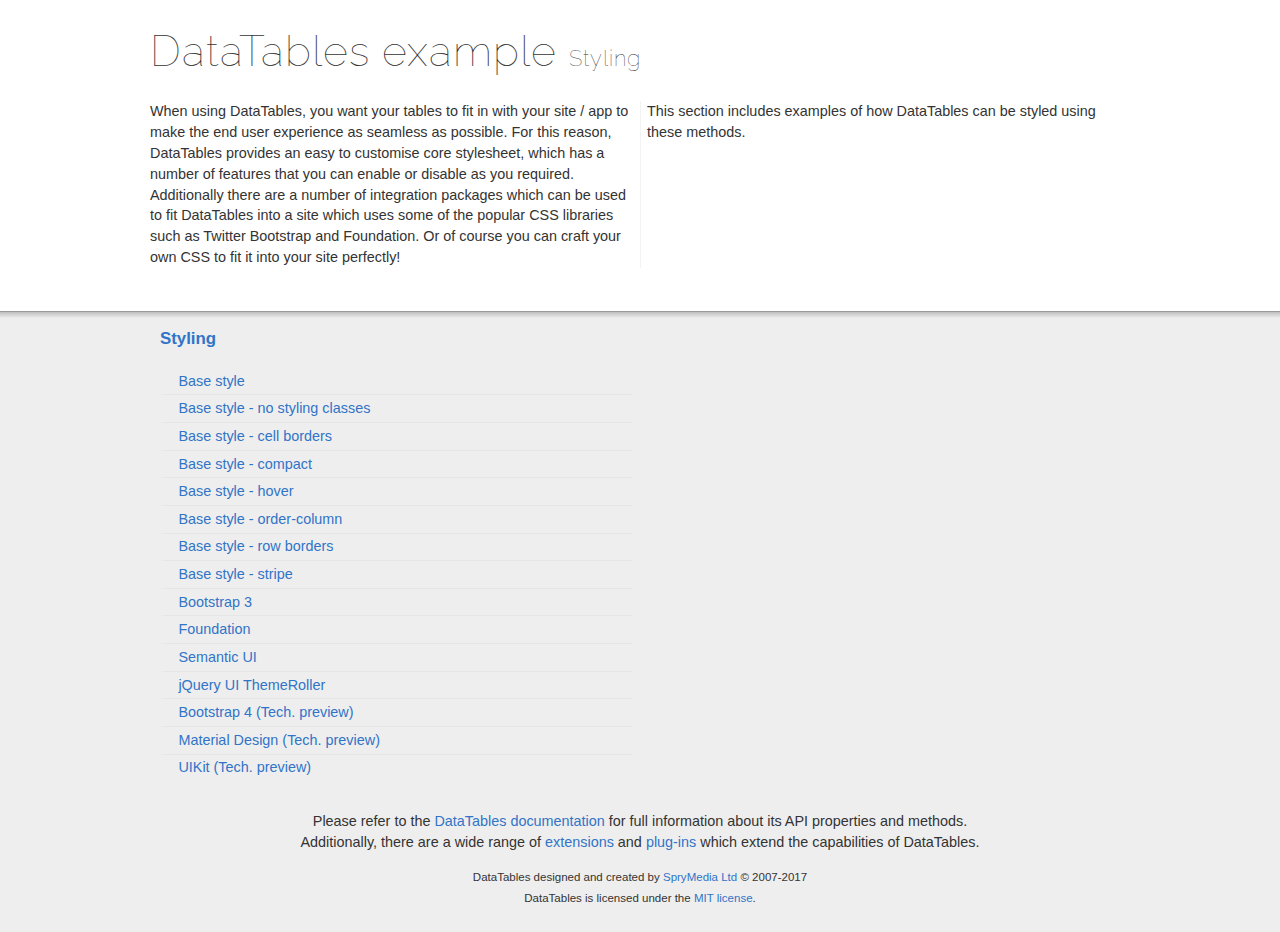
<file: portfolio/Searchable Database_Missouri College Scorecard/data_tables/examples/styling/index.html>
<!DOCTYPE html>
<html>
<head>
	<meta charset="utf-8">
	<link rel="shortcut icon" type="image/ico" href="http://www.datatables.net/favicon.ico">
	<meta name="viewport" content="initial-scale=1.0, maximum-scale=2.0">
	<link rel="stylesheet" type="text/css" href="../resources/syntax/shCore.css">
	<link rel="stylesheet" type="text/css" href="../resources/demo.css">
	<script type="text/javascript" language="javascript" src="//code.jquery.com/jquery-1.12.4.js">
	</script>
	<script type="text/javascript" language="javascript" src="../resources/syntax/shCore.js">
	</script>
	<script type="text/javascript" language="javascript" src="../resources/demo.js">
	</script>
	<title>DataTables examples - Styling</title>
</head>
<body class="dt-example">
	<div class="container">
		<section>
			<h1>DataTables example <span>Styling</span></h1>
			<div class="info">
				<p>When using DataTables, you want your tables to fit in with your site / app to make the end user experience as seamless as possible. For this reason, DataTables
				provides an easy to customise core stylesheet, which has a number of features that you can enable or disable as you required. Additionally there are a number of
				integration packages which can be used to fit DataTables into a site which uses some of the popular CSS libraries such as Twitter Bootstrap and Foundation. Or of
				course you can craft your own CSS to fit it into your site perfectly!</p>
				<p>This section includes examples of how DataTables can be styled using these methods.</p>
			</div>
		</section>
	</div>
	<section>
		<div class="footer">
			<div class="gradient"></div>
			<div class="liner">
				<div class="toc">
					<div class="toc-group">
						<h3><a href="./index.html">Styling</a></h3>
						<ul class="toc">
							<li>
								<a href="./display.html">Base style</a>
							</li>
							<li>
								<a href="./no-classes.html">Base style - no styling classes</a>
							</li>
							<li>
								<a href="./cell-border.html">Base style - cell borders</a>
							</li>
							<li>
								<a href="./compact.html">Base style - compact</a>
							</li>
							<li>
								<a href="./hover.html">Base style - hover</a>
							</li>
							<li>
								<a href="./order-column.html">Base style - order-column</a>
							</li>
							<li>
								<a href="./row-border.html">Base style - row borders</a>
							</li>
							<li>
								<a href="./stripe.html">Base style - stripe</a>
							</li>
							<li>
								<a href="./bootstrap.html">Bootstrap 3</a>
							</li>
							<li>
								<a href="./foundation.html">Foundation</a>
							</li>
							<li>
								<a href="./semanticui.html">Semantic UI</a>
							</li>
							<li>
								<a href="./jqueryUI.html">jQuery UI ThemeRoller</a>
							</li>
							<li>
								<a href="./bootstrap4.html">Bootstrap 4 (Tech. preview)</a>
							</li>
							<li>
								<a href="./material.html">Material Design (Tech. preview)</a>
							</li>
							<li>
								<a href="./uikit.html">UIKit (Tech. preview)</a>
							</li>
						</ul>
					</div>
				</div>
				<div class="epilogue">
					<p>Please refer to the <a href="http://www.datatables.net">DataTables documentation</a> for full information about its API properties and methods.<br>
					Additionally, there are a wide range of <a href="http://www.datatables.net/extensions">extensions</a> and <a href=
					"http://www.datatables.net/plug-ins">plug-ins</a> which extend the capabilities of DataTables.</p>
					<p class="copyright">DataTables designed and created by <a href="http://www.sprymedia.co.uk">SpryMedia Ltd</a> © 2007-2017<br>
					DataTables is licensed under the <a href="http://www.datatables.net/mit">MIT license</a>.</p>
				</div>
			</div>
		</div>
	</section>
</body>
</html>
</file>
<file: css/style.css>
body {
    height: 100%;
    width:100%;
    background-color: grey;
}

#profile_pic{
    width: 100px;
    height: 100px;
    margin-top: 40px;
    position: absolute;
    left:50%;
    margin-left: -50px;
}

.intro_text{
    font-size: 1.5em;
    line-height: 1.5em;

}

.intro_text a{
    background-color: #a31a25;
    color:white;
    padding-left: 3px;
    padding-right: 3px;
}

.intro_text a:hover{
    background-color: black;
    color:white;
    text-decoration: none;
}

.header{
    margin-top: 100px;

	width:auto;

}
.page-header{
    font-family: 'Playfair Display', serif;
    font-size: 24px;
    font-weight: 700;
    border-bottom: none;
}

.intro_text{
    font-family: 'Abel', sans-serif;
}

.fa-2x{
    font-size: 1.6em !important;
}



ul a:hover {
    text-decoration: none;
}

i {
    color: grey;
}

.icon .fa {
    padding-right: 7.5px;
    padding-left: 7.5px;
}

.text-center {
    text-align: center;
   /* padding-left: 0;*/
    float: none;
}

i:hover {
    color: black;
    opacity: .8;
}
/*####################*/

#portfolio {
    max-width: none;
    margin-top: 50px;
}

.row a {
    color:#000;
}
.row a:hover {
    text-decoration: none;
    color: #79CDCD;
}
.span4 {
    width: 28%;
    margin: 0 40px 40px 0;
}
.span4:last-child {
    margin-right: 0;
}

.span4 img {
    width: 100%;
}
.span4 .wrapper {
    border: 1px solid #ececec;
    margin: 0 0 10px 0;
}

.span4 h3 {
  font-family: 'Playfair Display', serif;
  font-weight: 400;
  margin: 0 0 10px 0;
  padding: 0 5px 0 0;
  font-size: 17px;
  line-height: 20px;
  color: black;
}

.span4 p {
    font-size: 16px;
    font-weight: 200;
    font-family: 'Abel', sans-serif;
}

.type {
    font-weight: 100;
    background-color: #399AD3;
    color: #fff;
    padding: 0 5px 0 5px;
    margin: 0 5px 0 0;
    letter-spacing: 1px;
}

@media screen and (min-width: 768px) {
    .row {
    margin: 0 auto;
    display: block;
    max-width: 1150px;
    padding-left: 100px;
}


}

@media screen and (max-width: 767px) {
    .span4 {
    width: 100%;
    padding-right: 0px;
    }
    .row {
    margin: 0 auto;
    display: block;
    padding-left: 10%;
    padding-right: 10%;
}

}
</file>
<file: portfolio/dams/css/style.css>
.states {
  fill: #d0d0d0;
  fill-rule: nonzero;
  stroke: #000000;
  stroke-width: 0.178287;
}

/*.State_Lines {
  fill: none;
  stroke: #221e1f;
  stroke-width: 0.89143497;
}

.separator {
  fill: none;
  stroke: #a9a9a9;
  stroke-width: 2.3177309;
}*/

.map-tooltip {
  position: absolute;
  display: none;
  -webkit-border-radius: 3px;
  -moz-border-radius: 3px;
  border-radius: 3px;
  border: #d3d3d3 solid 1px;
  background: #fff;
  color: black;
  font-family: Comfortaa, Verdana;
  font-size: smaller;
  padding: 8px;
  pointer-events: none;
  box-shadow: 0 8px 17px 0 rgba(0, 0, 0, 0.2), 0 6px 20px 0 rgba(0, 0, 0, 0.19);
}
</file>
<file: portfolio/Searchable Database_Missouri College Scorecard/style.css>
<style>
/*table {
    font-size: 12px;
    font-family: Arial, Helvetica, sans-serif;
float: left
}
table th, table td {
    text-align: center;
}



th, td {
    padding-top: 10px;
    padding-bottom: 10px;
    font-size: 14px;
}*/


table {
  font-size: 12px;
  border: 1px solid #CCC;
  font-family: Arial, Helvetica, sans-serif;
  
}
table td {
  padding: 4px;
  margin: 3px;
  border: 1px solid #CCC;
}
table th {
  background-color: #104E8B;
  color: #FFF;
  font-weight: bold;
}

label {
    width: 100%;
    text-align: left;
}

table th {
    font-weight: bold;
}

table thead th {
    vertical-align: middle;
}

label, input, button, select, textarea {
    line-height: 30px;
}
input, textarea, select, .uneditable-input {
    height: 25px;
    line-height: 25px;
}

select {
    width: 100px;
}

.dataTables_length {
    padding-left: 10px;
}
.dataTables_filter {
    padding-right: 10px;
}


</style>
</file>
<file: portfolio/sixthtone graphics/style.css>
<style>
/*table {
    font-size: 12px;
    font-family: Arial, Helvetica, sans-serif;
float: left
}
table th, table td {
    text-align: center;
}



th, td {
    padding-top: 10px;
    padding-bottom: 10px;
    font-size: 14px;
}*/


.title {
  font-size: 12px;
  /*border: 1px solid #CCC;*/
  font-family: Arial, Helvetica, sans-serif;
  text-align: center;

}
/*table td {
  padding: 4px;
  margin: 3px;
  border: 1px solid #CCC;
}
table th {
  background-color: #104E8B;
  color: #FFF;
  font-weight: bold;
}

label {
    width: 100%;
    text-align: left;
}

table th {
    font-weight: bold;
}

table thead th {
    vertical-align: middle;
}

label, input, button, select, textarea {
    line-height: 30px;
}
input, textarea, select, .uneditable-input {
    height: 25px;
    line-height: 25px;
}

select {
    width: 100px;
}

.dataTables_length {
    padding-left: 10px;
}
.dataTables_filter {
    padding-right: 10px;
}
*/

</style>
</file>
<file: portfolio/U.S. dangerous dams/css/style.css>
.states {
  fill: #d0d0d0;
  fill-rule: nonzero;
  stroke: #000000;
  stroke-width: 0.178287;
}


.map-tooltip {
  position: absolute;
  display: none;
  -webkit-border-radius: 3px;
  -moz-border-radius: 3px;
  border-radius: 3px;
  border: #d3d3d3 solid 1px;
  background: #fff;
  color: black;
  font-family: Comfortaa, Verdana;
  font-size: smaller;
  padding: 8px;
  pointer-events: none;
  box-shadow: 0 8px 17px 0 rgba(0, 0, 0, 0.2), 0 6px 20px 0 rgba(0, 0, 0, 0.19);
}

#infoBox {
  position: absolute;
  display: inline-block;
}
.table-nonfluid {
 width: auto !important;
}
</file>
<file: portfolio/Searchable Database_Missouri College Scorecard/data_tables/examples/resources/syntax/shCore.css>
/**
 * SyntaxHighlighter
 * http://alexgorbatchev.com/SyntaxHighlighter
 *
 * SyntaxHighlighter is donationware. If you are using it, please donate.
 * http://alexgorbatchev.com/SyntaxHighlighter/donate.html
 *
 * @version
 * 3.0.83 (July 02 2010)
 * 
 * @copyright
 * Copyright (C) 2004-2010 Alex Gorbatchev.
 *
 * @license
 * Dual licensed under the MIT and GPL licenses.
 */
.syntaxhighlighter a,
.syntaxhighlighter div,
.syntaxhighlighter code,
.syntaxhighlighter table,
.syntaxhighlighter table td,
.syntaxhighlighter table tr,
.syntaxhighlighter table tbody,
.syntaxhighlighter table thead,
.syntaxhighlighter table caption,
.syntaxhighlighter textarea {
  -moz-border-radius: 0 0 0 0 !important;
  -webkit-border-radius: 0 0 0 0 !important;
  background: none !important;
  border: 0 !important;
  bottom: auto !important;
  float: none !important;
  height: auto !important;
  left: auto !important;
  line-height: 1.1em !important;
  margin: 0 !important;
  outline: 0 !important;
  overflow: visible !important;
  padding: 0 !important;
  position: static !important;
  right: auto !important;
  text-align: left !important;
  top: auto !important;
  vertical-align: baseline !important;
  width: auto !important;
  box-sizing: content-box !important;
  font-family: "Source Code Pro","Consolas","Monaco","Bitstream Vera Sans Mono","Courier New",Courier,monospace !important;
  font-weight: normal !important;
  font-style: normal !important;
  font-size: 1em !important;
  min-height: inherit !important;
  min-height: auto !important;
  white-space: nowrap;
}

.syntaxhighlighter {
  width: 100% !important;
  margin: 1em 0 1em 0 !important;
  position: relative !important;
  overflow: auto !important;
  font-size: 1em !important;
  clear: both;

  box-shadow: inset 0 0 3px #555;
  padding: 5px 3px;
  background: #f8f8f8 !important;
  box-sizing: border-box;
}
.syntaxhighlighter.source {
  overflow: hidden !important;
}
.syntaxhighlighter .bold {
  font-weight: bold !important;
}
.syntaxhighlighter .italic {
  font-style: italic !important;
}
.syntaxhighlighter .line {
  white-space: nowrap !important;
}
.syntaxhighlighter table {
  width: 100% !important;
}
.syntaxhighlighter table caption {
  text-align: left !important;
  padding: .5em 0 0.5em 1em !important;
}
.syntaxhighlighter table td.code {
  width: 100% !important;
}
.syntaxhighlighter table td.code .container {
  position: relative !important;
}
.syntaxhighlighter table td.code .container textarea {
  box-sizing: border-box !important;
  position: absolute !important;
  left: 0 !important;
  top: 0 !important;
  width: 100% !important;
  height: 100% !important;
  border: none !important;
  background: white !important;
  padding-left: 1em !important;
  overflow: hidden !important;
  white-space: pre !important;
}
.syntaxhighlighter table td.gutter .line {
  text-align: right !important;
  padding: 2px 0.5em 2px 1em !important;
}
.syntaxhighlighter table td.code .line {
  padding: 2px 1em !important;
}
.syntaxhighlighter.nogutter td.code .container textarea, .syntaxhighlighter.nogutter td.code .line {
  padding-left: 0em !important;
}
.syntaxhighlighter.show {
  display: block !important;
}
.syntaxhighlighter.collapsed table {
  display: none !important;
}
.syntaxhighlighter.collapsed .toolbar {
  padding: 0.1em 0.8em 0em 0.8em !important;
  font-size: 1em !important;
  position: static !important;
  width: auto !important;
  height: auto !important;
}
.syntaxhighlighter.collapsed .toolbar span {
  display: inline !important;
  margin-right: 1em !important;
}
.syntaxhighlighter.collapsed .toolbar span a {
  padding: 0 !important;
  display: none !important;
}
.syntaxhighlighter.collapsed .toolbar span a.expandSource {
  display: inline !important;
}
.syntaxhighlighter .toolbar {
  position: absolute !important;
  right: 10px !important;
  top: 0 !important;
  font-size: 10px !important;
  z-index: 7 !important;
}
.syntaxhighlighter .toolbar span.title {
  display: inline !important;
}
.syntaxhighlighter .toolbar a {
  display: block !important;
  text-align: center !important;
  text-decoration: none !important;
  padding-top: 1px !important;
}
.syntaxhighlighter .toolbar a.expandSource {
  display: none !important;
}
.syntaxhighlighter.ie {
  font-size: .9em !important;
  padding: 1px 0 1px 0 !important;
}
.syntaxhighlighter.ie .toolbar {
  line-height: 8px !important;
}
.syntaxhighlighter.ie .toolbar a {
  padding-top: 0px !important;
}
.syntaxhighlighter.printing .line.alt1 .content,
.syntaxhighlighter.printing .line.alt2 .content,
.syntaxhighlighter.printing .line.highlighted .number,
.syntaxhighlighter.printing .line.highlighted.alt1 .content,
.syntaxhighlighter.printing .line.highlighted.alt2 .content {
  background: none !important;
}
.syntaxhighlighter.printing .line .number {
  color: #bbbbbb !important;
}
.syntaxhighlighter.printing .line .content {
  color: black !important;
}
.syntaxhighlighter.printing .toolbar {
  display: none !important;
}
.syntaxhighlighter.printing a {
  text-decoration: none !important;
}
.syntaxhighlighter.printing .plain, .syntaxhighlighter.printing .plain a {
  color: black !important;
}
.syntaxhighlighter.printing .comments, .syntaxhighlighter.printing .comments a {
  color: #008200 !important;
}
.syntaxhighlighter.printing .string, .syntaxhighlighter.printing .string a {
  color: blue !important;
}
.syntaxhighlighter.printing .keyword {
  color: #006699 !important;
  font-weight: bold !important;
}
.syntaxhighlighter.printing .preprocessor {
  color: gray !important;
}
.syntaxhighlighter.printing .variable {
  color: #aa7700 !important;
}
.syntaxhighlighter.printing .value {
  color: #009900 !important;
}
.syntaxhighlighter.printing .functions {
  color: #ff1493 !important;
}
.syntaxhighlighter.printing .constants {
  color: #0066cc !important;
}
.syntaxhighlighter.printing .script {
  font-weight: bold !important;
}
.syntaxhighlighter.printing .color1, .syntaxhighlighter.printing .color1 a {
  color: gray !important;
}
.syntaxhighlighter.printing .color2, .syntaxhighlighter.printing .color2 a {
  color: #ff1493 !important;
}
.syntaxhighlighter.printing .color3, .syntaxhighlighter.printing .color3 a {
  color: red !important;
}
.syntaxhighlighter.printing .break, .syntaxhighlighter.printing .break a {
  color: black !important;
}



/**
 * SyntaxHighlighter
 * http://alexgorbatchev.com/SyntaxHighlighter
 *
 * SyntaxHighlighter is donationware. If you are using it, please donate.
 * http://alexgorbatchev.com/SyntaxHighlighter/donate.html
 *
 * @version
 * 3.0.83 (July 02 2010)
 * 
 * @copyright
 * Copyright (C) 2004-2010 Alex Gorbatchev.
 *
 * @license
 * Dual licensed under the MIT and GPL licenses.
 */
.syntaxhighlighter {
  font-size: 13px !important;
  overflow: visible !important;
}
.syntaxhighlighter .line.alt1 {
  background-color: white !important;
}
.syntaxhighlighter .line.alt2 {
  background-color: #F8F8F8 !important;
}
.syntaxhighlighter .line.highlighted.alt1, .syntaxhighlighter .line.highlighted.alt2 {
  background-color: #e0e0e0 !important;
}
.syntaxhighlighter .line.highlighted.number {
  color: black !important;
}
.syntaxhighlighter table caption {
  color: black !important;
}
.syntaxhighlighter .gutter {
}
.syntaxhighlighter .gutter div {
  color: #5C5C5C !important;
}
.syntaxhighlighter .gutter .line.alt1, .syntaxhighlighter  .gutter .line.alt2 {
  background-color: transparent !important;
}
.odd .syntaxhighlighter .gutter .line.alt1, .odd .syntaxhighlighter  .gutter .line.alt2 {
  background-color: #F2F2F2 !important;
}
.syntaxhighlighter .gutter .line {
  border-right: 3px solid #4E6CA3 !important;
}
.syntaxhighlighter .gutter .line.highlighted {
  background-color: #4E6CA3 !important;
  color: white !important;
}
.syntaxhighlighter.printing .line .content {
  border: none !important;
}
.syntaxhighlighter.collapsed {
  overflow: visible !important;
}
.syntaxhighlighter.collapsed .toolbar {
  color: blue !important;
  background: white !important;
  border: 1px solid #4E6CA3 !important;
}
.syntaxhighlighter.collapsed .toolbar a {
  color: blue !important;
}
.syntaxhighlighter.collapsed .toolbar a:hover {
  color: red !important;
}
.syntaxhighlighter .toolbar {
  color: white !important;
  border: none !important;
}
.syntaxhighlighter .toolbar a {
  font: 100%/1.45em "Lucida Grande", Verdana, Arial, Helvetica, sans-serif !important;
  color: white !important;
  background: #4E6CA3 !important;
  float: right !important;
  padding: 2px 5px !important;
  clear: both;
}
.syntaxhighlighter .toolbar a:hover {
  color: #b7c5df !important;
  background: #39568b !important;
}
.syntaxhighlighter .plain, .syntaxhighlighter .plain a {
  color: black !important;
}
.syntaxhighlighter .comments, .syntaxhighlighter .comments a {
  color: #008200 !important;
}
.syntaxhighlighter .string, .syntaxhighlighter .string a {
  color: blue !important;
}
.syntaxhighlighter .keyword {
  color: #006699 !important;
}
.syntaxhighlighter .preprocessor {
  color: gray !important;
}
.syntaxhighlighter .variable {
  color: #aa7700 !important;
}
.syntaxhighlighter .value {
  color: #009900 !important;
}
.syntaxhighlighter .functions {
  color: #ff1493 !important;
}
.syntaxhighlighter .constants {
  color: #0066cc !important;
}
.syntaxhighlighter .script {
  font-weight: bold !important;
  color: #006699 !important;
  background-color: none !important;
}
.syntaxhighlighter .color1, .syntaxhighlighter .color1 a {
  color: gray !important;
}
.syntaxhighlighter .color2, .syntaxhighlighter .color2 a {
  color: #ff1493 !important;
}
.syntaxhighlighter .color3, .syntaxhighlighter .color3 a {
  color: red !important;
}

.syntaxhighlighter .keyword {
  font-weight: bold !important;
}

.datatables_ref:hover {
	text-decoration: underline;
	cursor: pointer;
	*cursor: hand;
}

.syntaxhighlighter .dtapi {
	color: #069;
}

.syntaxhighlighter .dtapi:hover {
	text-decoration: underline;
	cursor: pointer;
	*cursor: hand;
}

.syntaxhighlighter table {
  table-layout: fixed !important;
}

.syntaxhighlighter table td.gutter {
  width: 46px !important; /* enough for three digits */
}

.syntaxhighlighter table td.code {
  width: auto !important;
  overflow: auto !important;
}
</file>
<file: portfolio/Searchable Database_Missouri College Scorecard/data_tables/examples/resources/demo.css>
@import url(https://fonts.googleapis.com/css?family=Raleway:100);

body {
	font: 90%/1.45em "Helvetica Neue", HelveticaNeue, Arial, Helvetica, sans-serif;
	margin: 0;
	padding: 0;
	color: #333;
	background-color: #fff;
}

body.dt-example-bootstrap {
	font-family: "Helvetica Neue",Helvetica,Arial,sans-serif;
	font-size: 14px;
	line-height: 1.42857143;
}

div.container {
	max-width: 980px;
	margin: 0 auto;
}

h1 {
	font-family: 'HelveticaNeue-UltraLight', 'Helvetica Neue UltraLight', 'Raleway', 'Helvetica Neue', Arial, Helvetica, sans-serif;
    font-weight: 100;
    letter-spacing: 1px;
	font-size: 3em;
	line-height: 1em;
}

h1 span {
	font-size: 0.5em;
	line-height: 1em;
}

a {
	cursor: pointer;
	color: #3174c7;
	text-decoration: none;
}

p > a:hover {
	text-decoration: underline;
}

div.toc ul {
	color: #4E6CA3;
	list-style-type: none;
	padding-left: 0;
}

div.toc li {
	padding: 0.2em 1em;
	border-left: 4px solid transparent;
	border-bottom: 1px solid #e6e6e6;
}

div.toc li.active {
	border-left: 4px solid #458ae0;
}


div.toc li:first-child {
	border-top: 1px solid #efefef;
}

div.toc li:last-child {
	border-bottom: 1px solid #efefef;
}


div.epilogue {
	text-align: center;
}

p.copyright {
	font-size: 0.8em;
	padding-bottom: 2em;
	margin-bottom: 0;
}

.clear {
	clear: both;
	height: 0;
}


div.info {
	margin-bottom: 2em;

	-webkit-column-count: 2;
	   -moz-column-count: 2;
	    -ms-column-count: 2;
	     -o-column-count: 2;
	column-count: 2;


	-webkit-column-rule: 1px solid #F3F3F3;
	   -moz-column-rule: 1px solid #F3F3F3;
	    -ms-column-rule: 1px solid #F3F3F3;
	     -o-column-rule: 1px solid #F3F3F3;
	column-rule: 1px solid #F3F3F3;
}

div.info > * {
	-webkit-column-break-inside: avoid;
	break-inside: avoid;
}

div.info li {
	margin-top: 0.75em;
}

div.info p:first-child {
	margin-top: 0;
}

div.footer {
	position: relative;
	margin-top: 3em;
	border-top: 1px solid #999;
	background-color: #eee;
}

div.footer > div.liner {
	max-width: 960px;
	margin: 0 auto;
}

div.footer > div.gradient {
	position: absolute;
	top: 0;
	left: 0;
	width: 100%;
	height: 6px;

	background: -moz-linear-gradient(top, rgba(0,0,0,0.2) 0%, rgba(0,0,0,0) 100%); /* FF3.6+ */
	background: -webkit-gradient(linear, left top, left bottom, color-stop(0%,rgba(0,0,0,0.2)), color-stop(100%,rgba(0,0,0,0))); /* Chrome,Safari4+ */
	background: -webkit-linear-gradient(top, rgba(0,0,0,0.2) 0%,rgba(0,0,0,0) 100%); /* Chrome10+,Safari5.1+ */
	background: -o-linear-gradient(top, rgba(0,0,0,0.2) 0%,rgba(0,0,0,0) 100%); /* Opera 11.10+ */
	background: -ms-linear-gradient(top, rgba(0,0,0,0.2) 0%,rgba(0,0,0,0) 100%); /* IE10+ */
	background: linear-gradient(to bottom, rgba(0,0,0,0.2) 0%,rgba(0,0,0,0) 100%); /* W3C */
	filter: progid:DXImageTransform.Microsoft.gradient( startColorstr='#a6000000', endColorstr='#00000000',GradientType=0 ); /* IE6-9 */
}

div.toc {
	-webkit-column-count: 2;
	   -moz-column-count: 2;
	    -ms-column-count: 2;
	     -o-column-count: 2;
	column-count: 2;
}

div.toc-group {
	display: inline-block;
	width: 100%;
}

div.box {
	overflow: auto;
	height: 8em;
	padding: 1em;
	color: #444;
	background-color: #fcfcfc;
	border: 1px solid #e0e0e0;
	margin-bottom: 2em;
}


code {
	font-family: "Source Code Pro", Consolas, Menlo, Monaco, "Courier New", monospace;
	padding: 1px 4px;
	font-size: 0.8em;

	color: #444;
	background-color: #fcfcfc;

	border: 1px solid #e0e0e0;
	-webkit-border-radius: 3px;
	   -moz-border-radius: 3px;
	        border-radius: 3px;
}

code:after {
	display: inline-block;
	border-left: 1px solid rgba( 0, 0, 0, 0.2 );
	margin-left: 4px;
	padding-left: 4px;
	opacity: 0.5;
}

a code {
	text-decoration: underline;
}

code.option {
	color: #D14; /* red */
	background-color: #fcf6f8;
	border: 1px solid #f7d6df;
	white-space: nowrap;
}
code.option:after { content: 'Option'; }

code.path {
	color: #095c05; /* dark green */
	background-color: #eef7ed;
	border: 1px solid #8ccb89;
	white-space: nowrap;
}
code.path:after { content: 'Path'; }

code.tag {
	color: #c29f00; /* yellow */
	background-color: #fff9d7;
	border: 1px solid #ffe700;
	white-space: nowrap;
}
code.tag:after { content: 'Tag'; }

code.api {
	color: #0c199c; /* dark blue */
	background-color: #f4f5fc;
	border: 1px solid #c6cbe9;
	white-space: nowrap;
}
code.api:after { content: 'API'; }

code.type {
	color: #d119cf; /* pink */
	background-color: #faebfa;
	border: 1px solid #f3aef2;
	white-space: nowrap;
}
code.type:after { content: 'Type'; }

code.event {
	color: #2a839e; /* deep aqua */
	background-color: #f5fafb;
	border: 1px solid #a8ddec;
	white-space: nowrap;
}
code.event:after { content: 'Event'; }

code.string {
	color: #c05f1d; /* brown */
	background-color: #f5eee9;
	border: 1px solid #dfc4b2;
	white-space: nowrap;
}
code.string:after { content: 'String'; }

code.field {
	color: #ad1ee8; /* purple */
	background-color: #f9f1fc;
	border: 1px solid #ebc9f7;
	white-space: nowrap;
}
code.field:after { content: 'Field'; }

code.button {
	color: #464e50; /* grey */
	background-color: #f2f7f9;
	border: 1px solid #b8c3c5;
	white-space: nowrap;
}
code.button:after { content: 'Button'; }

code.multiline {
	display: inline-block;
	width: 95%;
}

div.syntaxhighlighter code:after {
	display: none;
}


ul.tabs {
	position: relative;
	top: 1px;
	height: 40px;
	margin: 20px 20px 0 0;
}


ul.tabs li {
	display: block;
	float: left;
	padding: 0 15px;
	height: 40px;
	font-size: 1.2em;
	margin: 0 5px;
	cursor: pointer;
	line-height: 40px;
	color: #121e32;
	border: 1px solid white;
	border-bottom: none;
	margin-top: -1px;
}

ul.tabs li.active {
	border: 1px solid #ccc;
	border-bottom: 1px solid white;
	margin-top: 0;
	border-top-left-radius: 5px;
	border-top-right-radius: 5px;
}

ul.tabs li:hover {
	background-color: #fafafa;
}

ul.tabs li.active:hover {
	background-color: white;
}

div.tabs {
	clear: both;
	margin-top: -1px;
}

div.tabs>div {
	padding: 15px;
	border: 1px solid #ccc;
	display: none;
	border-radius: 5px;
	box-shadow: 2px 2px 2px #bbb;
}

div.tabs>div h1 {
	border-bottom: none;
	margin-top: 1em;
}

div.tabs > div > p:first-child {
	margin-top: 0;
}

div.column_half {
	float: left;
	width: 49%;
	padding-right: 1%;
}


@media only screen and (max-width : 979px) {
	div.container,
	div.footer {
		padding: 0 1em;
	}
}

@media
	screen and (max-width : 767px),
	screen and (max-width : 768px) and (orientation: portrait) {
	div.info {
		-webkit-column-count: 1;
		   -moz-column-count: 1;
		    -ms-column-count: 1;
		     -o-column-count: 1;
		column-count: 1;
	}

	div.toc {
		-webkit-column-count: 1;
		   -moz-column-count: 1;
		    -ms-column-count: 1;
		     -o-column-count: 1;
		column-count: 1;
	}

	h1 span {
		display: block;
	}
}
</file>
